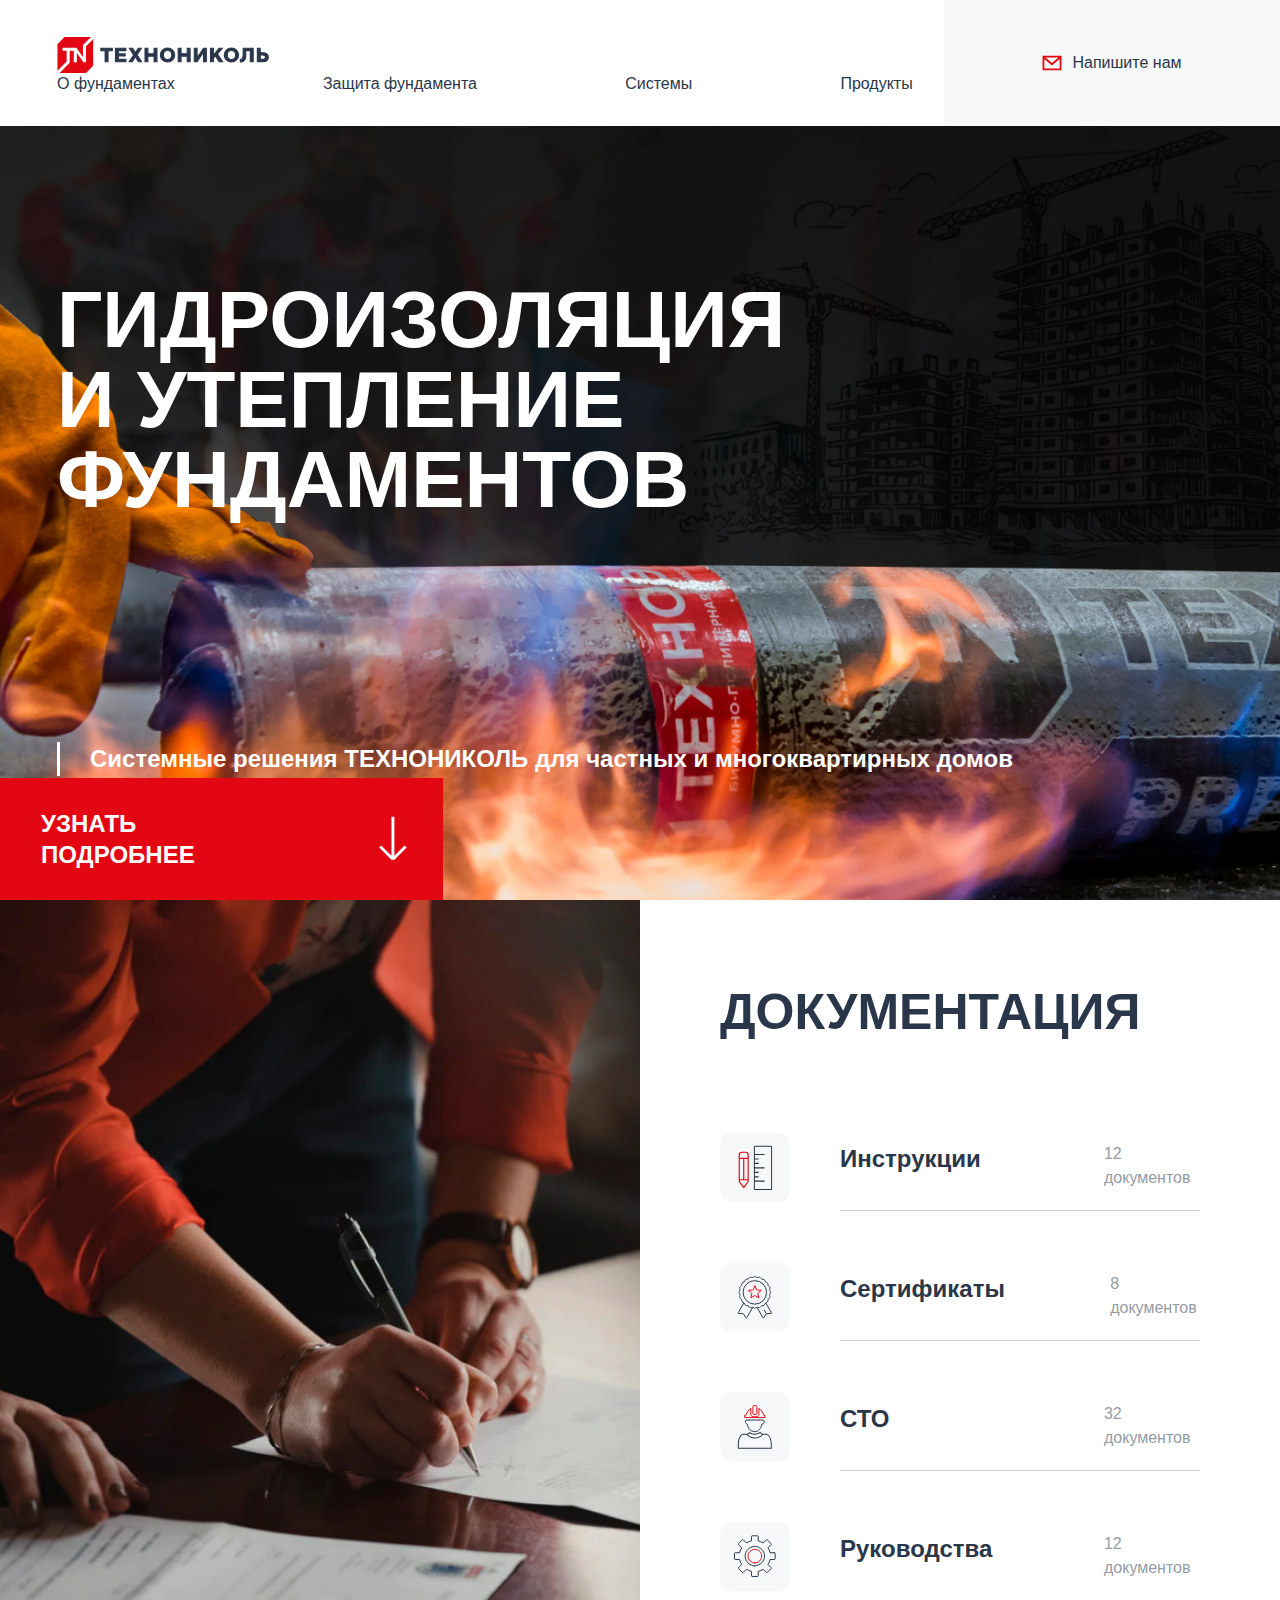
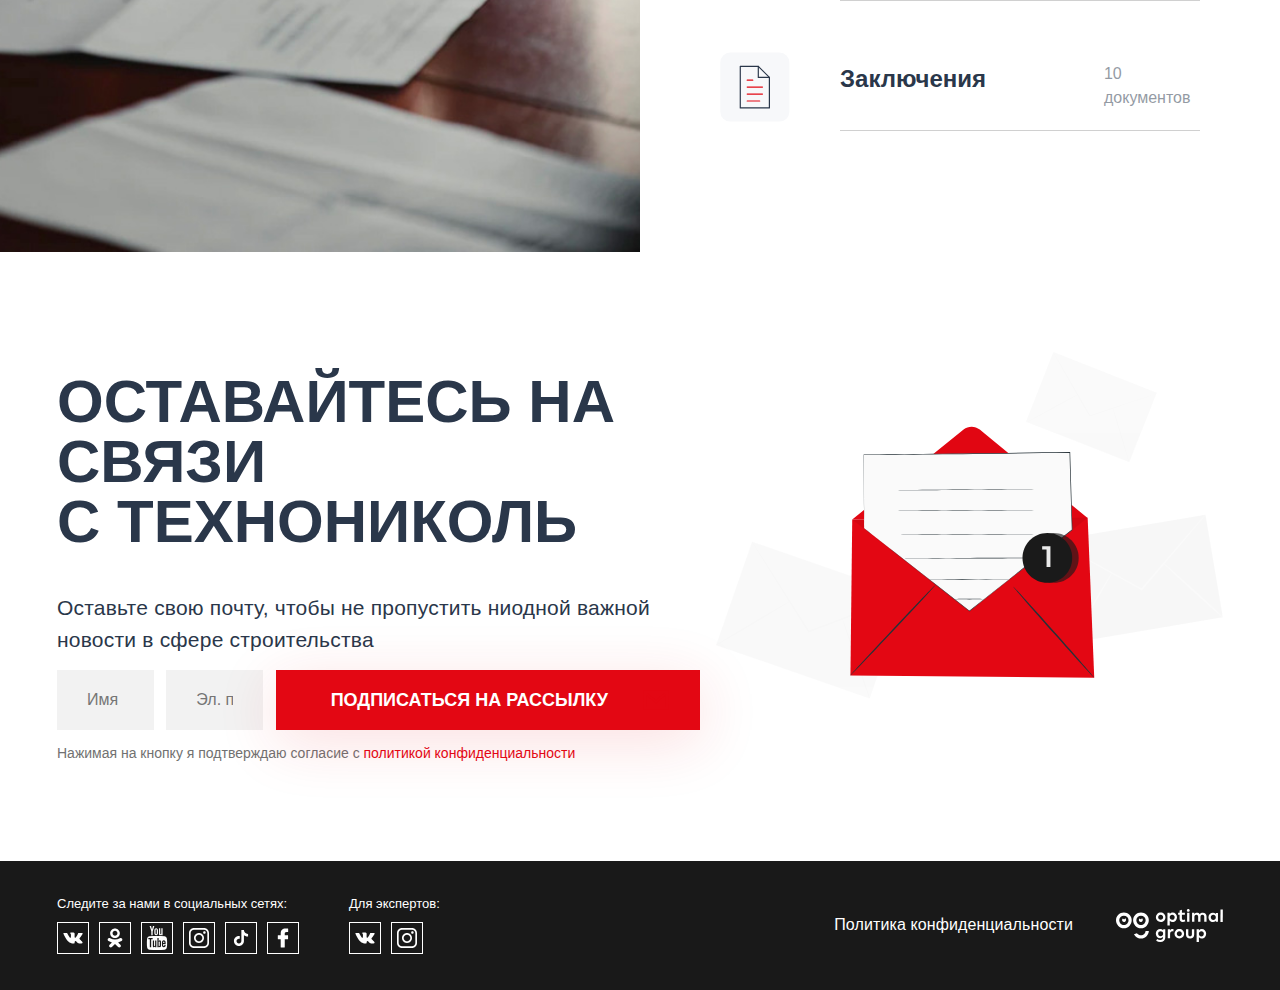
<file: index.html>
<!doctype html>
<html lang="ru">
<head>
    <meta charset="UTF-8">
    <meta name="viewport"
          content="width=device-width, user-scalable=no, initial-scale=1.0, maximum-scale=1.0, minimum-scale=1.0">
    <meta http-equiv="X-UA-Compatible" content="ie=edge">
    <title>Document</title>

    <link rel="stylesheet" href="css/main.css">
</head>
<body>

    <header class="header">
        <div class="container">
            <div class="row align-items-center">
                <div class="col-xxl-3">
                    <a href="/" class="header-logo">
                        <svg><use xlink:href="images/sprite.svg#logo"></use></svg>
                    </a>
                </div>
                <div class="col-xxl-6">
                    <nav class="header-nav">
                        <ul>
                            <li><a href="#">О фундаментах</a></li>
                            <li><a href="#">Защита фундамента</a></li>
                            <li><a href="#">Системы</a></li>
                            <li><a href="#">Продукты</a></li>
                            <li><a href="#">Полезные материалы</a></li>
                        </ul>
                    </nav>
                </div>
                <div class="col-xxl-3">
                    <div class="header-feedback">
                        <svg><use xlink:href="images/sprite.svg#feedback"></use></svg>
                        Напишите нам
                    </div>
                </div>
            </div>
        </div>
    </header> <!-- header -->

    <div class="intro">
        <div class="container">
            <div class="row">
                <div class="offset-xxl-1 col-xxl-6">
                    <div class="intro-title">
                        Гидроизоляция<br>
                        и утепление<br>
                        фундаментов
                    </div>
                </div>
                <div class="offset-xxl-1 col-xxl-4">
                    <div class="intro-dsc">
                        Системные решения ТЕХНОНИКОЛЬ
                        для частных и многоквартирных домов
                    </div>
                </div>
            </div>
            <a href="#" class="intro-more">
                узнать<br> Подробнее
                <svg><use xlink:href="images/sprite.svg#intro-arrow"></use></svg>
            </a>
        </div>
    </div> <!-- intro -->
    
    <div class="docs">
        <div class="docs-row">
            <div class="docs-picture">
                <img src="images/docs-bg.jpg" alt="">
            </div>
            <div class="docs-main">
                <div class="docs-title">
                    ДОКУМЕНТАЦИЯ
                </div>
                <div class="docs-enum">
                    <div class="docs-item">
                        <svg class="docs-item-icon">
                            <use xlink:href="images/sprite.svg#doc-1"></use>
                        </svg>
                        <div class="docs-item-info">
                            <div class="docs-item-text">
                                <div class="docs-item-name">
                                    Инструкции
                                </div>
                                <div class="docs-item-count">
                                    12 документов
                                </div>
                            </div>
                            <svg class="docs-item-arrow"><use xlink:href="images/sprite.svg#docs-arrow"></use></svg>
                        </div>
                    </div>
                    <div class="docs-item">
                        <svg class="docs-item-icon">
                            <use xlink:href="images/sprite.svg#doc-2"></use>
                        </svg>
                        <div class="docs-item-info">
                            <div class="docs-item-text">
                                <div class="docs-item-name">
                                    Сертификаты
                                </div>
                                <div class="docs-item-count">
                                    8 документов
                                </div>
                            </div>
                            <svg class="docs-item-arrow"><use xlink:href="images/sprite.svg#docs-arrow"></use></svg>
                        </div>
                    </div>
                    <div class="docs-item">
                        <svg class="docs-item-icon">
                            <use xlink:href="images/sprite.svg#doc-3"></use>
                        </svg>
                        <div class="docs-item-info">
                            <div class="docs-item-text">
                                <div class="docs-item-name">
                                    СТО
                                </div>
                                <div class="docs-item-count">
                                    32 документов
                                </div>
                            </div>
                            <svg class="docs-item-arrow"><use xlink:href="images/sprite.svg#docs-arrow"></use></svg>
                        </div>
                    </div>
                    <div class="docs-item">
                        <svg class="docs-item-icon">
                            <use xlink:href="images/sprite.svg#doc-4"></use>
                        </svg>
                        <div class="docs-item-info">
                            <div class="docs-item-text">
                                <div class="docs-item-name">
                                    Руководства
                                </div>
                                <div class="docs-item-count">
                                    12 документов
                                </div>
                            </div>
                            <svg class="docs-item-arrow"><use xlink:href="images/sprite.svg#docs-arrow"></use></svg>
                        </div>
                    </div>
                    <div class="docs-item">
                        <svg class="docs-item-icon">
                            <use xlink:href="images/sprite.svg#doc-5"></use>
                        </svg>
                        <div class="docs-item-info">
                            <div class="docs-item-text">
                                <div class="docs-item-name">
                                    Заключения
                                </div>
                                <div class="docs-item-count">
                                    10 документов
                                </div>
                            </div>
                            <svg class="docs-item-arrow"><use xlink:href="images/sprite.svg#docs-arrow"></use></svg>
                        </div>
                    </div>
                </div>
            </div>
        </div>
    </div> <!-- docs -->

    <div class="feedback">
        <div class="container">
            <div class="feedback-row">
                <div class="feedback-form">
                    <div class="feedback-title">
                        Оставайтесь на связи <br>с ТЕХНОНИКОЛЬ
                    </div>
                    <div class="feedback-dsc">
                        Оставьте свою почту, чтобы не пропустить ниодной важной новости в сфере строительства
                    </div>
                    <form action="#" class="feedback-action">
                        <div class="form-item">
                            <input type="text" name="name" placeholder="Имя">
                        </div>
                        <div class="form-item">
                            <input type="text" name="email" placeholder="Эл. почта">
                        </div>
                        <button class="feedback-button">
                            Подписаться на рассылку
                            <svg><use xlink:href="images/sprite.svg#feedback"></use></svg>
                        </button>
                    </form>
                    <div class="feedback-politics">
                        Нажимая на кнопку я подтверждаю согласие с <a href="#">политикой конфиденциальности</a>
                    </div>
                </div>
                <div class="feedback-picture">
                    <img src="images/feedback-image.svg" alt="">
                </div>
            </div>
        </div>
    </div> <!-- feedback -->

    <footer class="footer">
        <div class="container">
            <div class="footer-row">
                <div class="footer-social">
                    <div class="footer-social-box">
                        <div class="footer-social-title">
                            Следите за нами в социальных сетях:
                        </div>
                        <ul class="footer-social-enum">
                            <li>
                                <a href="#" target="_blank" rel="nofollow">
                                    <svg><use xlink:href="images/sprite.svg#social-vk"></use></svg>
                                </a>
                            </li>
                            <li>
                                <a href="#" target="_blank" rel="nofollow">
                                    <svg><use xlink:href="images/sprite.svg#social-ok"></use></svg>
                                </a>
                            </li>
                            <li>
                                <a href="#" target="_blank" rel="nofollow">
                                    <svg><use xlink:href="images/sprite.svg#social-yb"></use></svg>
                                </a>
                            </li>
                            <li>
                                <a href="#" target="_blank" rel="nofollow">
                                    <svg><use xlink:href="images/sprite.svg#social-im"></use></svg>
                                </a>
                            </li>
                            <li>
                                <a href="#" target="_blank" rel="nofollow">
                                    <svg><use xlink:href="images/sprite.svg#social-tt"></use></svg>
                                </a>
                            </li>
                            <li>
                                <a href="#" target="_blank" rel="nofollow">
                                    <svg><use xlink:href="images/sprite.svg#social-fb"></use></svg>
                                </a>
                            </li>
                        </ul>
                    </div>
                    <div class="footer-social-box">
                        <div class="footer-social-title">
                            Для экспертов:
                        </div>
                        <ul class="footer-social-enum">
                            <li>
                                <a href="#" target="_blank" rel="nofollow">
                                    <svg><use xlink:href="images/sprite.svg#social-vk"></use></svg>
                                </a>
                            </li>
                            <li>
                                <a href="#" target="_blank" rel="nofollow">
                                    <svg><use xlink:href="images/sprite.svg#social-im"></use></svg>
                                </a>
                            </li>
                        </ul>
                    </div>
                </div>

                <div class="footer-info">
                    <a href="#" class="footer-link">Политика конфиденциальности</a>
                    <a href="#" class="footer-optimal">
                        <svg><use xlink:href="images/sprite.svg#optimal-logo"></use></svg>
                    </a>
                </div>
            </div>
        </div>
    </footer>

</body>
</html>
</file>
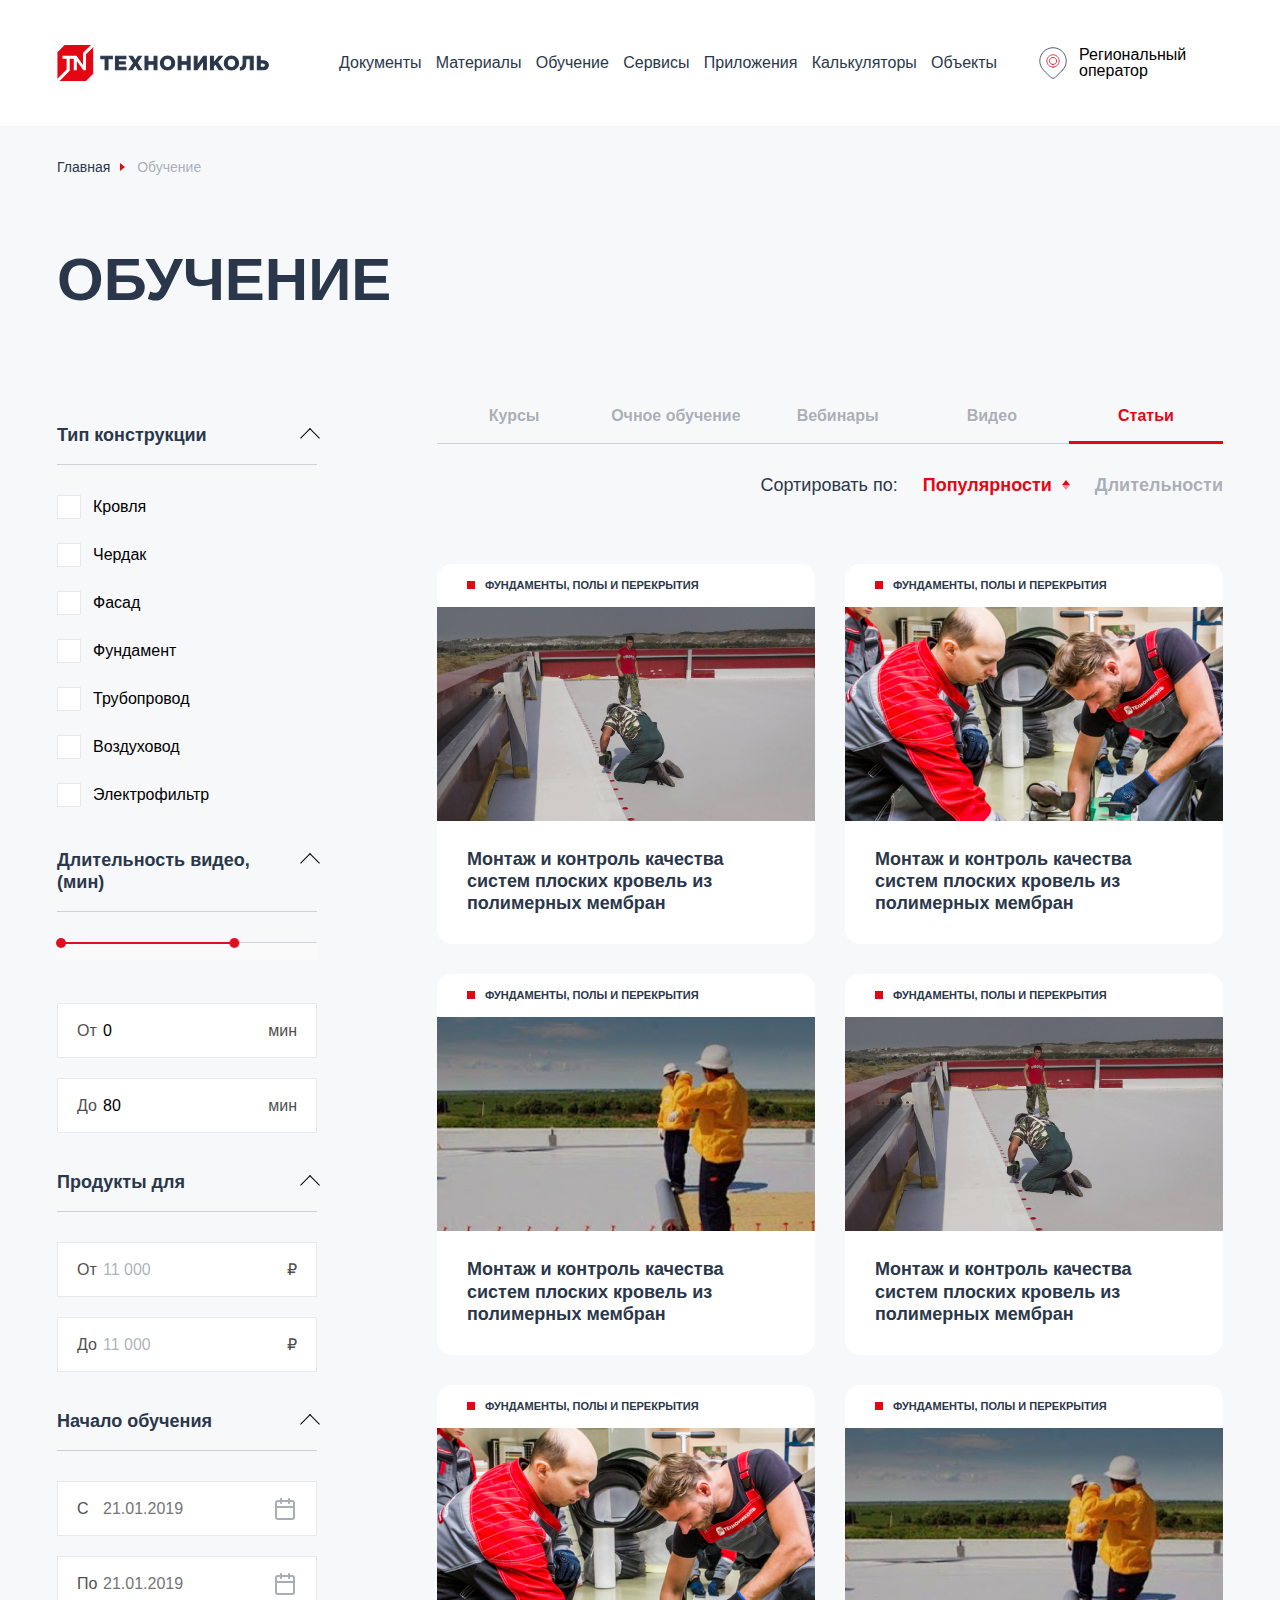
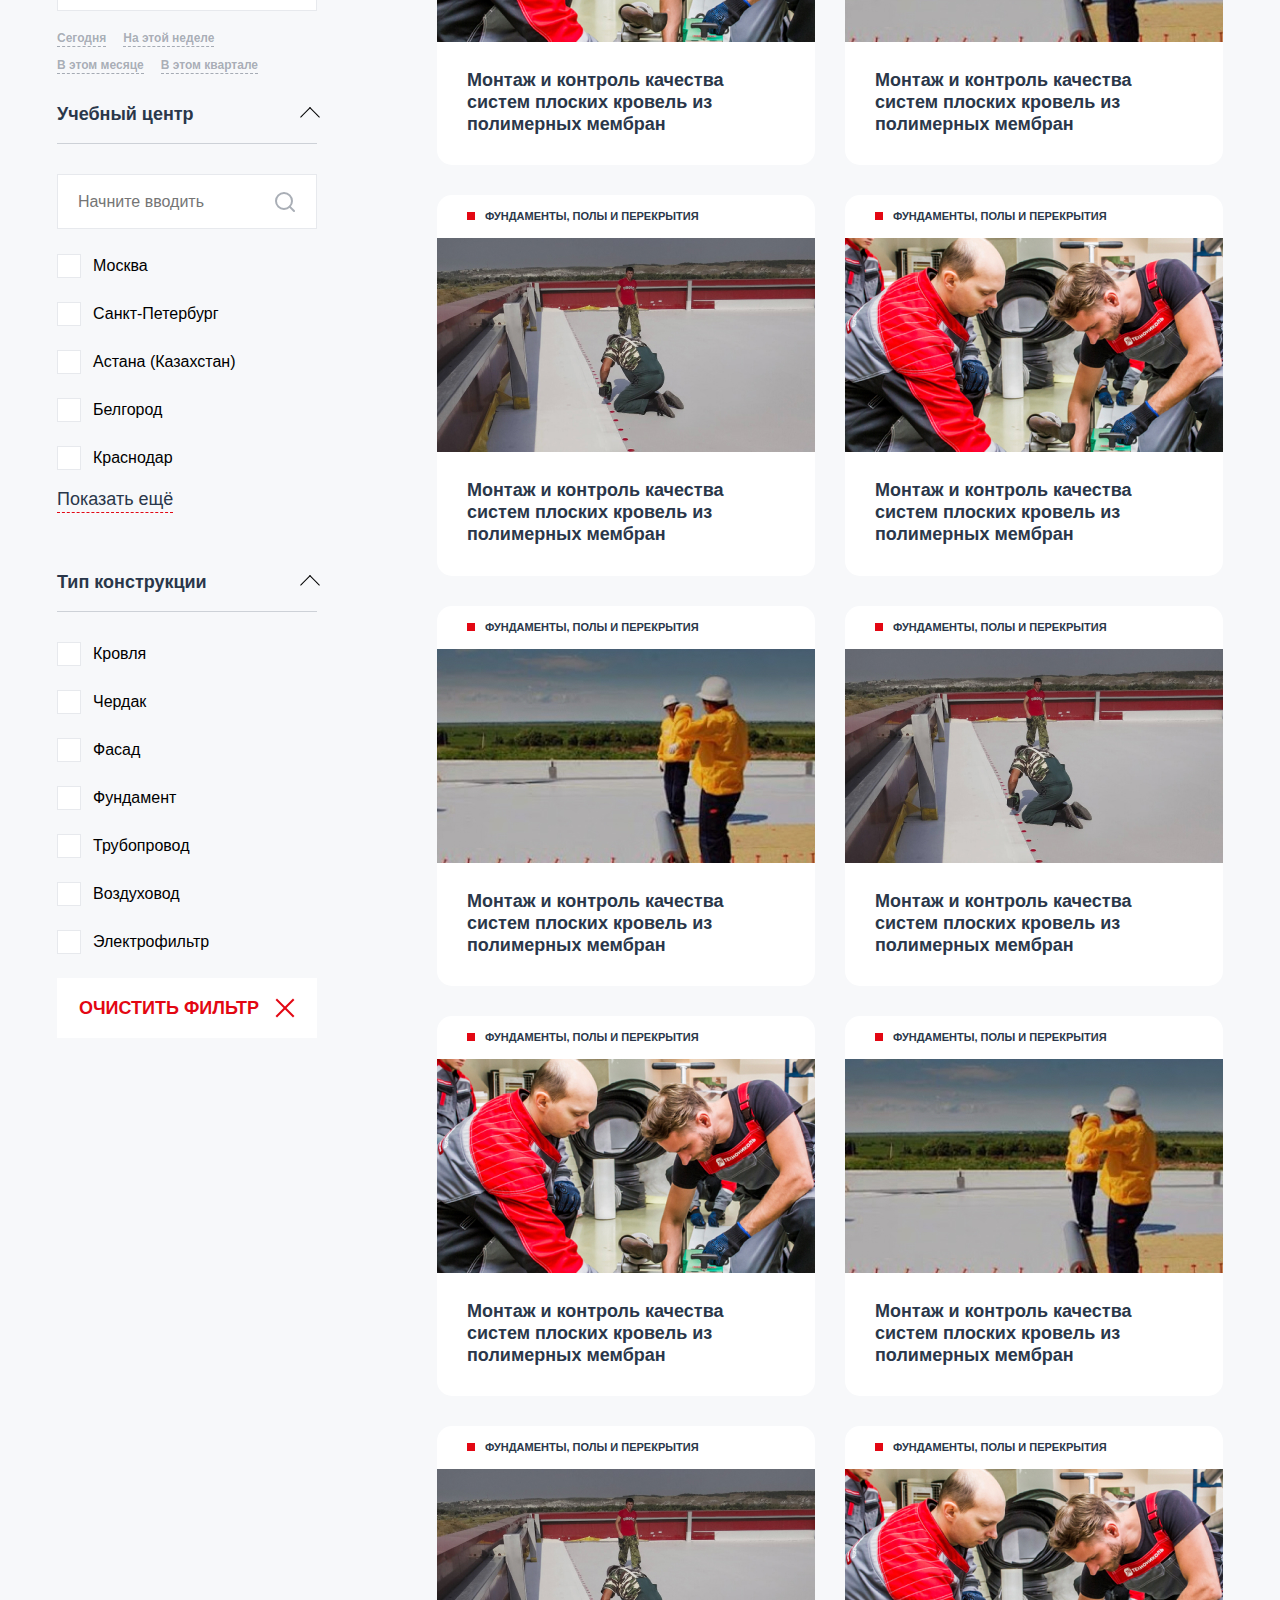
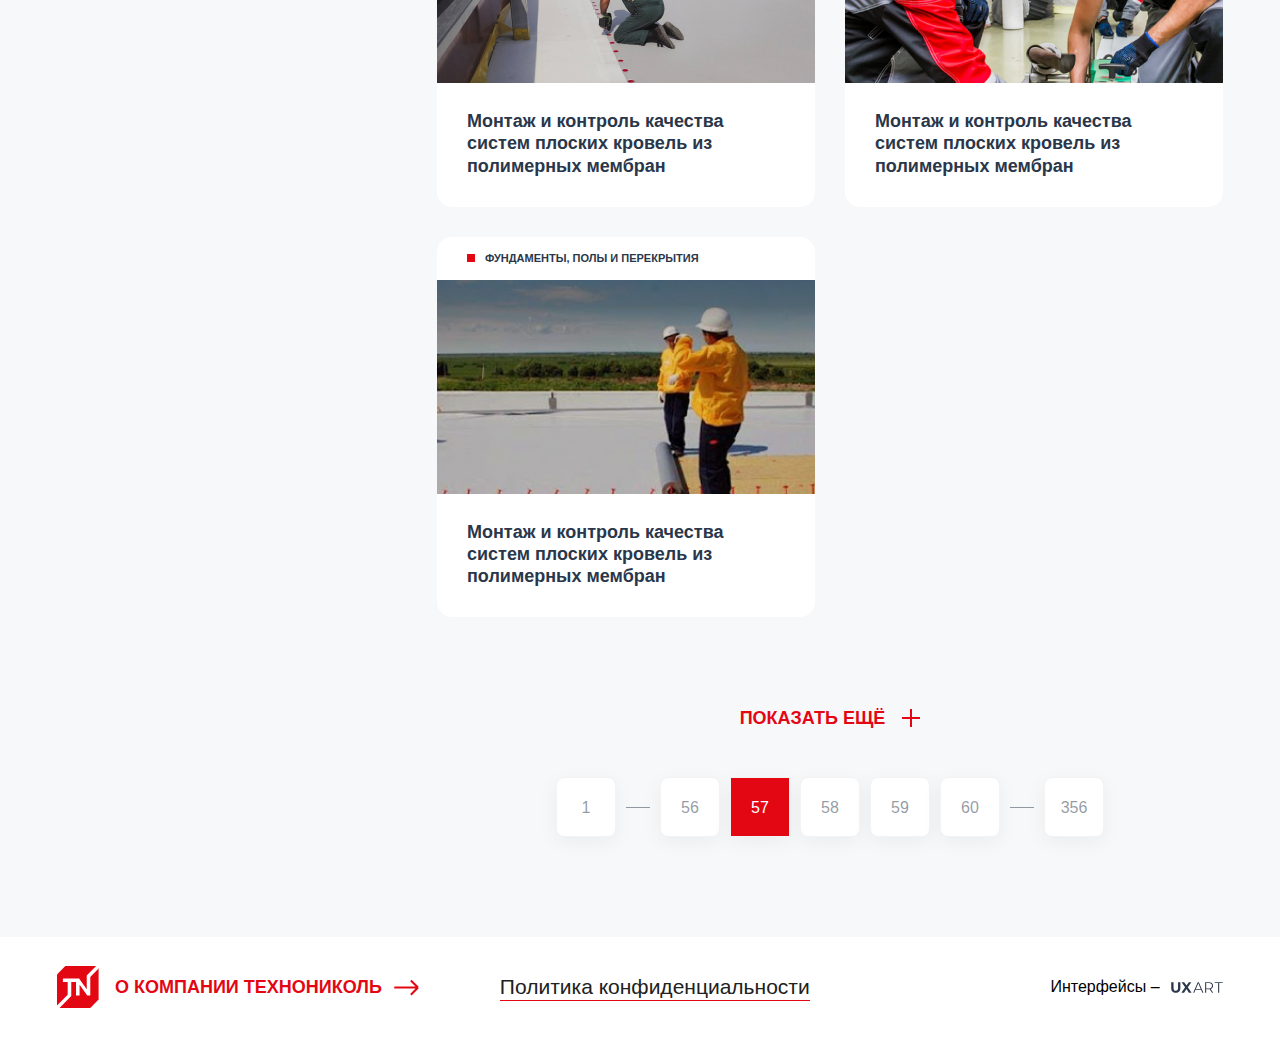
<file: article.html>
<!doctype html>
<html lang="ru">
<head>
    <meta charset="UTF-8">
    <meta name="viewport"
          content="width=device-width, user-scalable=no, initial-scale=1.0, maximum-scale=1.0, minimum-scale=1.0">
    <meta http-equiv="X-UA-Compatible" content="ie=edge">

    <title>Document</title>

    <link rel="stylesheet" href="js/datepicker/css/datepicker.min.css">
    <link rel="stylesheet" href="js/slider/nouislider.min.css">
    <link rel="stylesheet" href="js/carousel/assets/owl.carousel.css">
    <link rel="stylesheet" href="js/fb/jquery.fancybox.min.css">
    <link rel="stylesheet" href="css/main.css">
    <link rel="stylesheet" href="css/page.css">
    <link rel="stylesheet" href="css/pagenation.css">

    <script src="js/jquery-1.9.1.min.js"></script>
    <script src="js/datepicker/js/datepicker.js"></script>
    <script src="js/slider/nouislider.min.js"></script>
    <script src="js/carousel/owl.carousel.min.js"></script>
    <script src="js/fb/jquery.fancybox.min.js"></script>
    <script src="js/svgxuse.min.js"></script>
    <script src="js/filter.js"></script>
    <script src="js/main.js"></script>

</head>
<body>

<header class="header">
    <div class="container">
        <div class="header-row">
            <div class="header-box">
                <a href="/" class="header-logo">
                    <svg><use xlink:href="images/sprite.svg#logo"></use></svg>
                </a>
                <div class="header-nav-container">
                    <nav class="header-nav">
                        <ul>
                            <li><a href="#">Документы</a></li>
                            <li><a href="#">Материалы</a></li>
                            <li><a href="#">Обучение</a></li>
                            <li><a href="#">Сервисы</a></li>
                            <li><a href="#">Приложения</a></li>
                            <li><a href="#">Калькуляторы</a></li>
                            <li><a href="#">Объекты</a></li>
                        </ul>
                    </nav>

                    <div class="header-role-mobile">
                        <div class="header-role js-role">
                            <svg><use xlink:href="images/sprite.svg#map"></use></svg>
                            <span>Региональный оператор</span>
                        </div>
                    </div>

                </div>
            </div>
            <div class="header-buttons">
                <div class="header-role js-role">
                    <svg><use xlink:href="images/sprite.svg#map"></use></svg>
                    <span>Региональный оператор</span>
                </div>
                <button type="button" class="header-menu_open">
                    <span></span>
                </button>
            </div>
        </div>
    </div>
</header> <!-- header -->

    <div class="breadcrumb">
        <div class="container">
            <ul>
                <li><a href="#">Главная</a></li>
                <li>Обучение</li>
            </ul>
        </div>
    </div> <!-- breadcrumb -->

    <div class="catalog">
        <div class="container">
            <h1 class="catalog-title">
                Обучение
            </h1>

            <div class="catalog-wrapper">

                <div class="catalog-enum">

                    <div class="catalog-menu">
                        <div class="catalog-menu-enum">
                            <ul>
                                <li><a href="#">Курсы</a></li>
                                <li><a href="#">Очное обучение</a></li>
                                <li><a href="#">Вебинары</a></li>
                                <li><a href="#">Видео</a></li>
                                <li class="active"><a href="#">Статьи</a></li>
                            </ul>
                        </div>

                        <div class="catalog-sort">
                            Сортировать по:
                            <div class="catalog-sort-buttons">
                                <span class="active" data-sort="sort">Популярности</span>
                                <span data-sort="time">Длительности</span>
                            </div>
                        </div>
                    </div>

                    <div class="row">
                        <div class="col-md-6 col-xxl-4">
                            <a href="#" class="traning-item">
                                <div class="traning-section">
                                    Фундаменты, полы и перекрытия
                                </div>
                                <picture>
                                    <img src="images/img-8.jpg" alt="">
                                </picture>
                                <div class="traning-content">
                                    <div class="traning-title">
                                        Монтаж и контроль качества систем плоских кровель из полимерных мембран
                                    </div>
                                </div>
                            </a>
                        </div>
                        <div class="col-md-6 col-xxl-4">
                            <a href="#" class="traning-item">
                                <div class="traning-section">
                                    Фундаменты, полы и перекрытия
                                </div>
                                <picture>
                                    <img src="images/img-9.jpg" alt="">
                                </picture>
                                <div class="traning-content">
                                    <div class="traning-title">
                                        Монтаж и контроль качества систем плоских кровель из полимерных мембран
                                    </div>
                                </div>
                            </a>
                        </div>
                        <div class="col-md-6 col-xxl-4">
                            <a href="#" class="traning-item">
                                <div class="traning-section">
                                    Фундаменты, полы и перекрытия
                                </div>
                                <picture>
                                    <img src="images/img-10.jpg" alt="">
                                </picture>
                                <div class="traning-content">
                                    <div class="traning-title">
                                        Монтаж и контроль качества систем плоских кровель из полимерных мембран
                                    </div>
                                </div>
                            </a>
                        </div>
                        <div class="col-md-6 col-xxl-4">
                            <a href="#" class="traning-item">
                                <div class="traning-section">
                                    Фундаменты, полы и перекрытия
                                </div>
                                <picture>
                                    <img src="images/img-8.jpg" alt="">
                                </picture>
                                <div class="traning-content">
                                    <div class="traning-title">
                                        Монтаж и контроль качества систем плоских кровель из полимерных мембран
                                    </div>
                                </div>
                            </a>
                        </div>
                        <div class="col-md-6 col-xxl-4">
                            <a href="#" class="traning-item">
                                <div class="traning-section">
                                    Фундаменты, полы и перекрытия
                                </div>
                                <picture>
                                    <img src="images/img-9.jpg" alt="">
                                </picture>
                                <div class="traning-content">
                                    <div class="traning-title">
                                        Монтаж и контроль качества систем плоских кровель из полимерных мембран
                                    </div>
                                </div>
                            </a>
                        </div>
                        <div class="col-md-6 col-xxl-4">
                            <a href="#" class="traning-item">
                                <div class="traning-section">
                                    Фундаменты, полы и перекрытия
                                </div>
                                <picture>
                                    <img src="images/img-10.jpg" alt="">
                                </picture>
                                <div class="traning-content">
                                    <div class="traning-title">
                                        Монтаж и контроль качества систем плоских кровель из полимерных мембран
                                    </div>
                                </div>
                            </a>
                        </div>
                        <div class="col-md-6 col-xxl-4">
                            <a href="#" class="traning-item">
                                <div class="traning-section">
                                    Фундаменты, полы и перекрытия
                                </div>
                                <picture>
                                    <img src="images/img-8.jpg" alt="">
                                </picture>
                                <div class="traning-content">
                                    <div class="traning-title">
                                        Монтаж и контроль качества систем плоских кровель из полимерных мембран
                                    </div>
                                </div>
                            </a>
                        </div>
                        <div class="col-md-6 col-xxl-4">
                            <a href="#" class="traning-item">
                                <div class="traning-section">
                                    Фундаменты, полы и перекрытия
                                </div>
                                <picture>
                                    <img src="images/img-9.jpg" alt="">
                                </picture>
                                <div class="traning-content">
                                    <div class="traning-title">
                                        Монтаж и контроль качества систем плоских кровель из полимерных мембран
                                    </div>
                                </div>
                            </a>
                        </div>
                        <div class="col-md-6 col-xxl-4">
                            <a href="#" class="traning-item">
                                <div class="traning-section">
                                    Фундаменты, полы и перекрытия
                                </div>
                                <picture>
                                    <img src="images/img-10.jpg" alt="">
                                </picture>
                                <div class="traning-content">
                                    <div class="traning-title">
                                        Монтаж и контроль качества систем плоских кровель из полимерных мембран
                                    </div>
                                </div>
                            </a>
                        </div>
                        <div class="col-md-6 col-xxl-4">
                            <a href="#" class="traning-item">
                                <div class="traning-section">
                                    Фундаменты, полы и перекрытия
                                </div>
                                <picture>
                                    <img src="images/img-8.jpg" alt="">
                                </picture>
                                <div class="traning-content">
                                    <div class="traning-title">
                                        Монтаж и контроль качества систем плоских кровель из полимерных мембран
                                    </div>
                                </div>
                            </a>
                        </div>
                        <div class="col-md-6 col-xxl-4">
                            <a href="#" class="traning-item">
                                <div class="traning-section">
                                    Фундаменты, полы и перекрытия
                                </div>
                                <picture>
                                    <img src="images/img-9.jpg" alt="">
                                </picture>
                                <div class="traning-content">
                                    <div class="traning-title">
                                        Монтаж и контроль качества систем плоских кровель из полимерных мембран
                                    </div>
                                </div>
                            </a>
                        </div>
                        <div class="col-md-6 col-xxl-4">
                            <a href="#" class="traning-item">
                                <div class="traning-section">
                                    Фундаменты, полы и перекрытия
                                </div>
                                <picture>
                                    <img src="images/img-10.jpg" alt="">
                                </picture>
                                <div class="traning-content">
                                    <div class="traning-title">
                                        Монтаж и контроль качества систем плоских кровель из полимерных мембран
                                    </div>
                                </div>
                            </a>
                        </div>
                        <div class="col-md-6 col-xxl-4">
                            <a href="#" class="traning-item">
                                <div class="traning-section">
                                    Фундаменты, полы и перекрытия
                                </div>
                                <picture>
                                    <img src="images/img-8.jpg" alt="">
                                </picture>
                                <div class="traning-content">
                                    <div class="traning-title">
                                        Монтаж и контроль качества систем плоских кровель из полимерных мембран
                                    </div>
                                </div>
                            </a>
                        </div>
                        <div class="col-md-6 col-xxl-4">
                            <a href="#" class="traning-item">
                                <div class="traning-section">
                                    Фундаменты, полы и перекрытия
                                </div>
                                <picture>
                                    <img src="images/img-9.jpg" alt="">
                                </picture>
                                <div class="traning-content">
                                    <div class="traning-title">
                                        Монтаж и контроль качества систем плоских кровель из полимерных мембран
                                    </div>
                                </div>
                            </a>
                        </div>
                        <div class="col-md-6 col-xxl-4">
                            <a href="#" class="traning-item">
                                <div class="traning-section">
                                    Фундаменты, полы и перекрытия
                                </div>
                                <picture>
                                    <img src="images/img-10.jpg" alt="">
                                </picture>
                                <div class="traning-content">
                                    <div class="traning-title">
                                        Монтаж и контроль качества систем плоских кровель из полимерных мембран
                                    </div>
                                </div>
                            </a>
                        </div>

                        <div class="col-12">
                            <div class="pagenation">
                                <div class="pagenation-more">
                                    <a href="#" class="js-show-more">показать ещё</a>
                                </div>
                                <ul>
                                    <li class="pagenation-first"><a href="#">1</a></li>
                                    <li><a href="#">56</a></li>
                                    <li class="current"><a href="#">57</a></li>
                                    <li><a href="#">58</a></li>
                                    <li><a href="#">59</a></li>
                                    <li><a href="#">60</a></li>
                                    <li class="pagenation-last"><a href="#">356</a></li>
                                </ul>
                            </div>
                        </div>
                    </div>

                </div>

                <form class="catalog-filter">
                
                    <button type="button" class="catalog-filter-open js-open-filter">
                        Открыть фильтр
                    </button>
                
                    <div class="catalog-filter-wrapper">
                        <div class="catalog-filter-box">
                            <div class="catalog-filter-title active">
                                Тип конструкции
                            </div>
                            <div class="catalog-filter-items">
                                <div class="checkbox">
                                    <label>
                                        <input type="checkbox" name="name1">
                                        <span>Кровля</span>
                                    </label>
                                </div>
                                <div class="checkbox">
                                    <label>
                                        <input type="checkbox" name="name1">
                                        <span>Чердак</span>
                                    </label>
                                </div>
                                <div class="checkbox">
                                    <label>
                                        <input type="checkbox" name="name1">
                                        <span>Фасад</span>
                                    </label>
                                </div>
                                <div class="checkbox">
                                    <label>
                                        <input type="checkbox" name="name1">
                                        <span>Фундамент</span>
                                    </label>
                                </div>
                                <div class="checkbox">
                                    <label>
                                        <input type="checkbox" name="name1">
                                        <span>Трубопровод</span>
                                    </label>
                                </div>
                                <div class="checkbox">
                                    <label>
                                        <input type="checkbox" name="name1">
                                        <span>Воздуховод</span>
                                    </label>
                                </div>
                                <div class="checkbox">
                                    <label>
                                        <input type="checkbox" name="name1">
                                        <span>Электрофильтр</span>
                                    </label>
                                </div>
                            </div>
                        </div>
                
                        <div class="catalog-filter-box">
                            <div class="catalog-filter-title active">
                                Длительность видео, (мин)
                            </div>
                            <div class="catalog-filter-items">
                
                                <div class="catalog-filter-slider slider" id="timeslider" data-slide="true"></div>
                
                                <div class="date-input input">
                                    <div class="input-before">
                                        От
                                    </div>
                                    <input type="text" name="start" value="" placeholder="5" id="timestart">
                                    <div class="input-after">
                                        мин
                                    </div>
                                </div>
                                <div class="date-input input">
                                    <div class="input-before">
                                        До
                                    </div>
                                    <input type="text" name="start" value="" placeholder="10" id="timeend">
                                    <div class="input-after">
                                        мин
                                    </div>
                                </div>
                            </div>
                        </div>
                
                        <div class="catalog-filter-box">
                            <div class="catalog-filter-title active">
                                Продукты для
                            </div>
                            <div class="catalog-filter-items">
                                <div class="price-input input">
                                    <div class="price-input-before">
                                        От
                                    </div>
                                    <input type="text" name="start" value="" placeholder="11 000">
                                    <div class="price-input-after">
                                        ₽
                                    </div>
                                </div>
                                <div class="price-input input">
                                    <div class="price-input-before">
                                        До
                                    </div>
                                    <input type="text" name="end" value="" placeholder="11 000">
                                    <div class="price-input-after">
                                        ₽
                                    </div>
                                </div>
                            </div>
                        </div>
                
                        <div class="catalog-filter-box">
                            <div class="catalog-filter-title active">
                                Начало обучения
                            </div>
                            <div class="catalog-filter-items">
                                <div class="date-input input">
                                    <div class="input-before">
                                        С
                                    </div>
                                    <input type="text" name="start" class="js-start" value="" placeholder="21.01.2019">
                                    <svg class="input-icon" width="24"><use xlink:href="images/sprite.svg#calendar"></use></svg>
                                </div>
                                <div class="date-input input">
                                    <div class="input-before">
                                        По
                                    </div>
                                    <input type="text" name="end" class="js-end" value="" placeholder="21.01.2019">
                                    <svg class="input-icon" width="24"><use xlink:href="images/sprite.svg#calendar"></use></svg>
                                </div>
                                <div class="date-ready-enum">
                                    <button class="date-ready" type="button" data-start="05.05.2021" data-end="05.05.2021">Сегодня</button>
                                    <button class="date-ready" type="button" data-start="05.05.2021" data-end="10.05.2021">На этой неделе</button>
                                    <button class="date-ready" type="button" data-start="05.05.2021" data-end="31.05.2021">В этом месяце</button>
                                    <button class="date-ready" type="button" data-start="05.05.2021" data-end="31.07.2021">В этом квартале</button>
                                </div>
                            </div>
                        </div>
                
                
                
                        <div class="catalog-filter-box">
                            <div class="catalog-filter-title active">
                                Учебный центр
                            </div>
                            <div class="catalog-filter-items">
                
                                <div class="search-input input">
                                    <input type="text" name="search" value="" placeholder="Начните вводить">
                                    <svg class="input-icon" width="24"><use xlink:href="images/sprite.svg#search"></use></svg>
                                </div>
                
                                <div class="catalog-filter-swiper">
                                    <div class="checkbox">
                                        <label>
                                            <input type="checkbox" name="name1">
                                            <span>Москва</span>
                                        </label>
                                    </div>
                                    <div class="checkbox">
                                        <label>
                                            <input type="checkbox" name="name1">
                                            <span>Санкт-Петербург</span>
                                        </label>
                                    </div>
                                    <div class="checkbox">
                                        <label>
                                            <input type="checkbox" name="name1">
                                            <span>Астана (Казахстан)</span>
                                        </label>
                                    </div>
                                    <div class="checkbox">
                                        <label>
                                            <input type="checkbox" name="name1">
                                            <span>Белгород</span>
                                        </label>
                                    </div>
                                    <div class="checkbox">
                                        <label>
                                            <input type="checkbox" name="name1">
                                            <span>Краснодар</span>
                                        </label>
                                    </div>
                                    <div class="checkbox">
                                        <label>
                                            <input type="checkbox" name="name1">
                                            <span>Пятигорск</span>
                                        </label>
                                    </div>
                                    <div class="checkbox">
                                        <label>
                                            <input type="checkbox" name="name1">
                                            <span>Екатеринбург</span>
                                        </label>
                                    </div>
                                    <div class="checkbox">
                                        <label>
                                            <input type="checkbox" name="name1">
                                            <span>Ростов-на-Дону</span>
                                        </label>
                                    </div>
                                </div>
                
                                <button type="button" class="catalog-filter-more js-filter-more">Показать ещё</button>
                
                            </div>
                        </div>
                
                
                        <div class="catalog-filter-box">
                            <div class="catalog-filter-title active">
                                Тип конструкции
                            </div>
                            <div class="catalog-filter-items">
                                <div class="checkbox">
                                    <label>
                                        <input type="checkbox" name="name1">
                                        <span>Кровля</span>
                                    </label>
                                </div>
                                <div class="checkbox">
                                    <label>
                                        <input type="checkbox" name="name1">
                                        <span>Чердак</span>
                                    </label>
                                </div>
                                <div class="checkbox">
                                    <label>
                                        <input type="checkbox" name="name1">
                                        <span>Фасад</span>
                                    </label>
                                </div>
                                <div class="checkbox">
                                    <label>
                                        <input type="checkbox" name="name1">
                                        <span>Фундамент</span>
                                    </label>
                                </div>
                                <div class="checkbox">
                                    <label>
                                        <input type="checkbox" name="name1">
                                        <span>Трубопровод</span>
                                    </label>
                                </div>
                                <div class="checkbox">
                                    <label>
                                        <input type="checkbox" name="name1">
                                        <span>Воздуховод</span>
                                    </label>
                                </div>
                                <div class="checkbox">
                                    <label>
                                        <input type="checkbox" name="name1">
                                        <span>Электрофильтр</span>
                                    </label>
                                </div>
                            </div>
                        </div>
                
                        <div class="catalog-filter-buttons">
                            <button type="button" class="catalog-filter-clear js-filter-clear">
                                Очистить фильтр
                                <svg><use xlink:href="images/sprite.svg#clear"></use></svg>
                            </button>
                        </div>
                
                    </div>
                
                </form>

            </div>
        </div>
    </div> <!-- catalog -->



<footer class="page-footer">
    <div class="container">
        <div class="page-footer-row">
            <div class="page-footer-row">
                <div class="page-footer-about">
                    <svg class="page-footer-logo"><use xlink:href="images/sprite.svg#logo-small"></use></svg>
                    О компании технониколь
                    <svg class="page-footer-arrow"><use xlink:href="images/sprite.svg#red-arrow"></use></svg>
                </div>
                <a href="#" class="page-footer-link">
                    Политика конфиденциальности
                </a>
            </div>
            <a href="#" class="page-footer-uxart">
                Интерфейсы – <svg><use xlink:href="images/sprite.svg#uxart"></use></svg>
            </a>
        </div>
    </div>
</footer>

<div class="loading"></div>

<div class="modal modal-role js-modal-role">
    <div class="modal-title">
        Ваша роль на сайте
    </div>
    <div class="modal-dsc">
        Сайт будет подстраиваться в зависимости от вашей роли. Измениь выбор можно в любой момент. Выбор роли находится в верхней части страницы.
    </div>
    <div class="modal-role-enum">
        <button class="modal-role-item" type="button" data-text="Региональный оператор">
            <svg><use xlink:href="images/roles.svg#icon1"></use></svg>
            Региональный оператор услуг ЖКХ
        </button>
        <button class="modal-role-item" type="button" data-text="Проектная организация">
            <svg><use xlink:href="images/roles.svg#icon2"></use></svg>
            Проектная организация
        </button>
        <button class="modal-role-item" type="button" data-text="Подрядная организация">
            <svg><use xlink:href="images/roles.svg#icon3"></use></svg>
            Подрядная организация
        </button>
        <button class="modal-role-item" type="button" data-text="Жильцы">
            <svg><use xlink:href="images/roles.svg#icon4"></use></svg>
            Жильцы
        </button>
        <button class="modal-role-item" type="button" data-text="Управляющая компания">
            <svg><use xlink:href="images/roles.svg#icon5"></use></svg>
            Управляющая компания
        </button>
        <button class="modal-role-item" type="button" data-text="Другое">
            <svg><use xlink:href="images/roles.svg#icon6"></use></svg>
            Другое
        </button>
    </div>
</div>

</body>
</html>
</file>
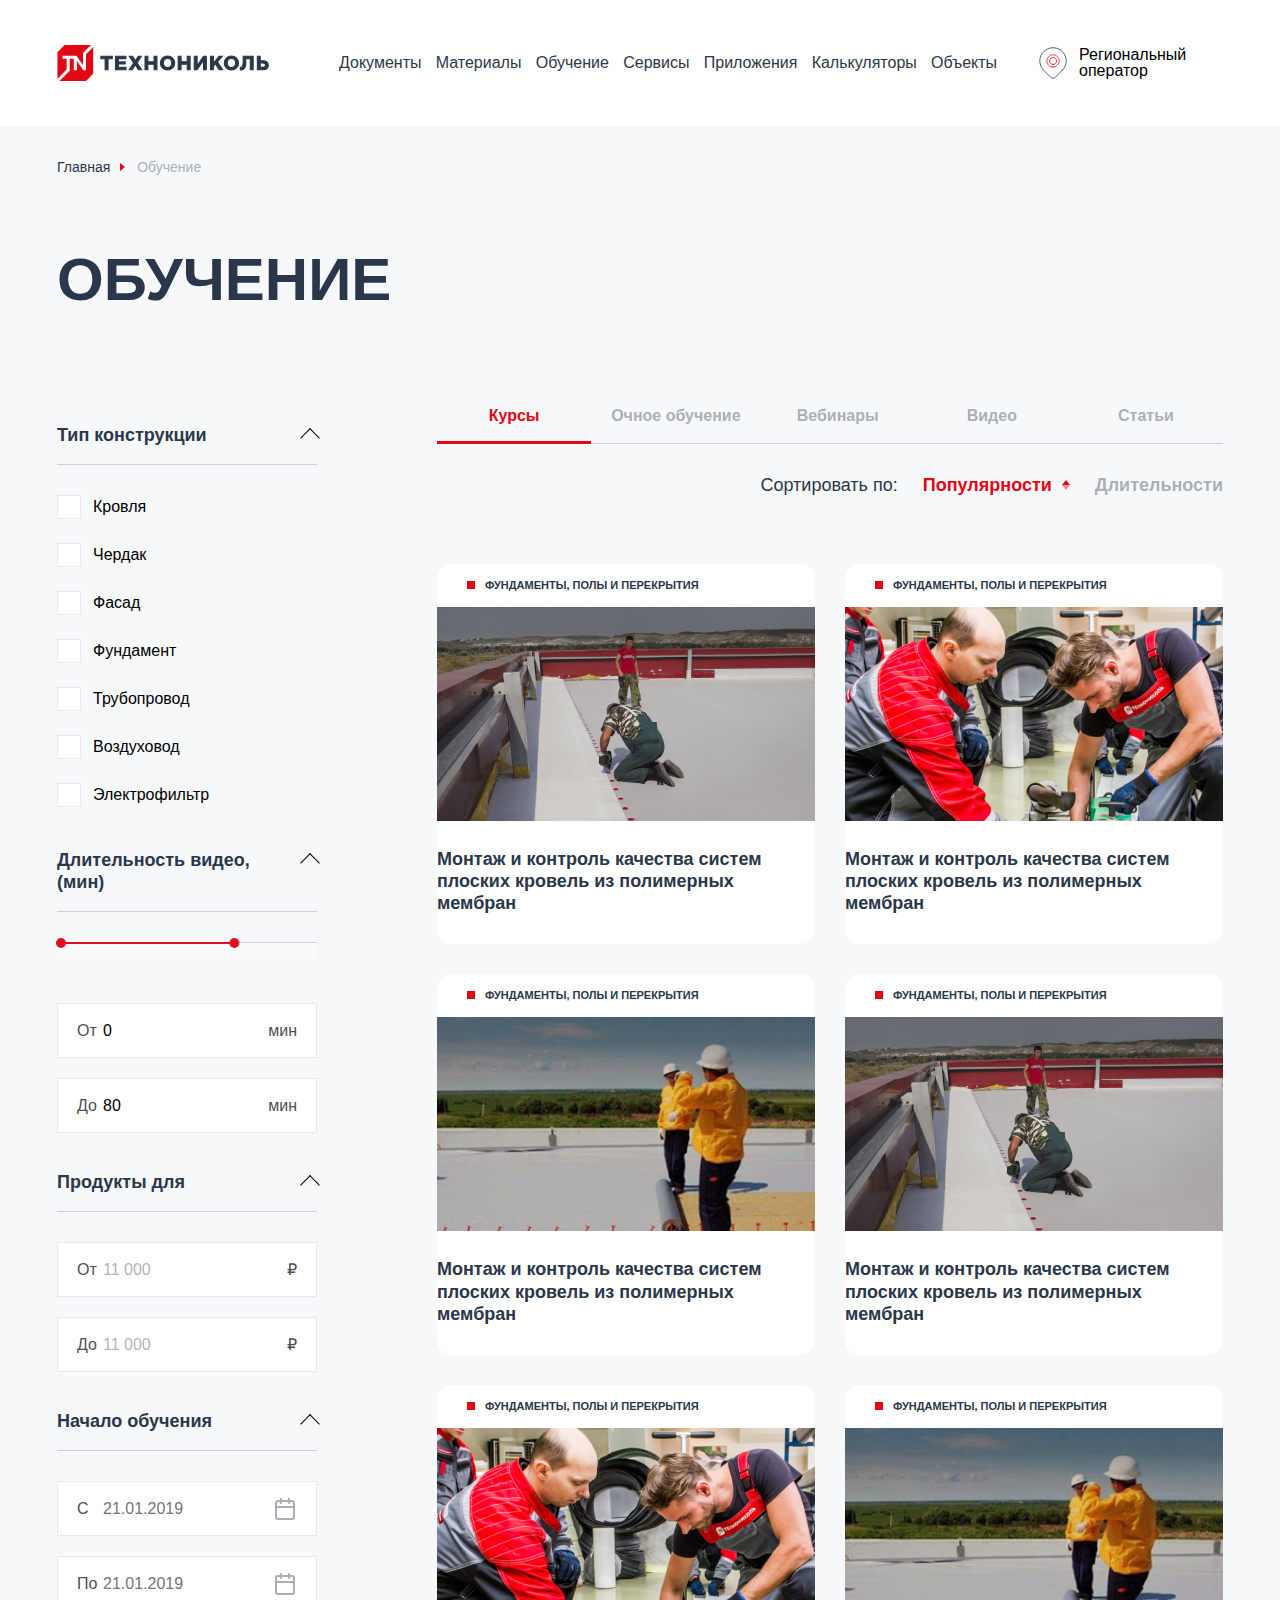
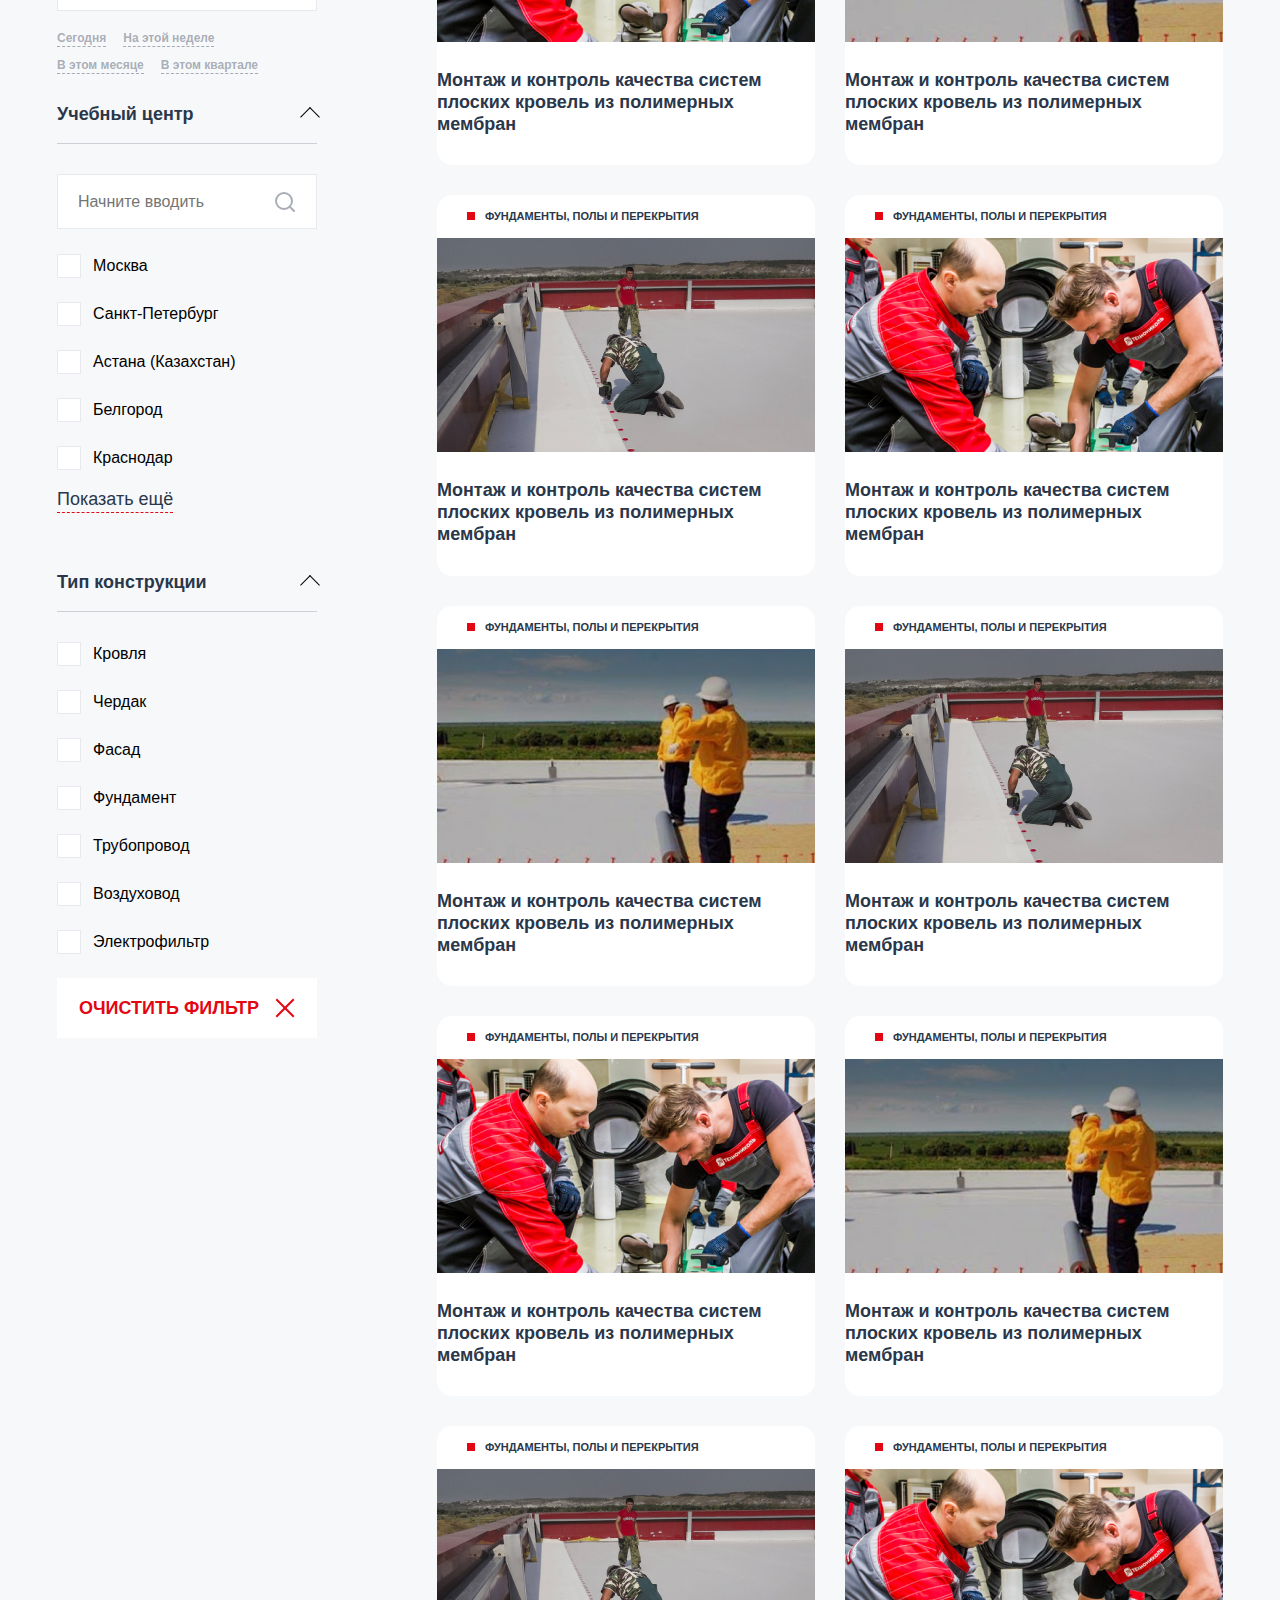
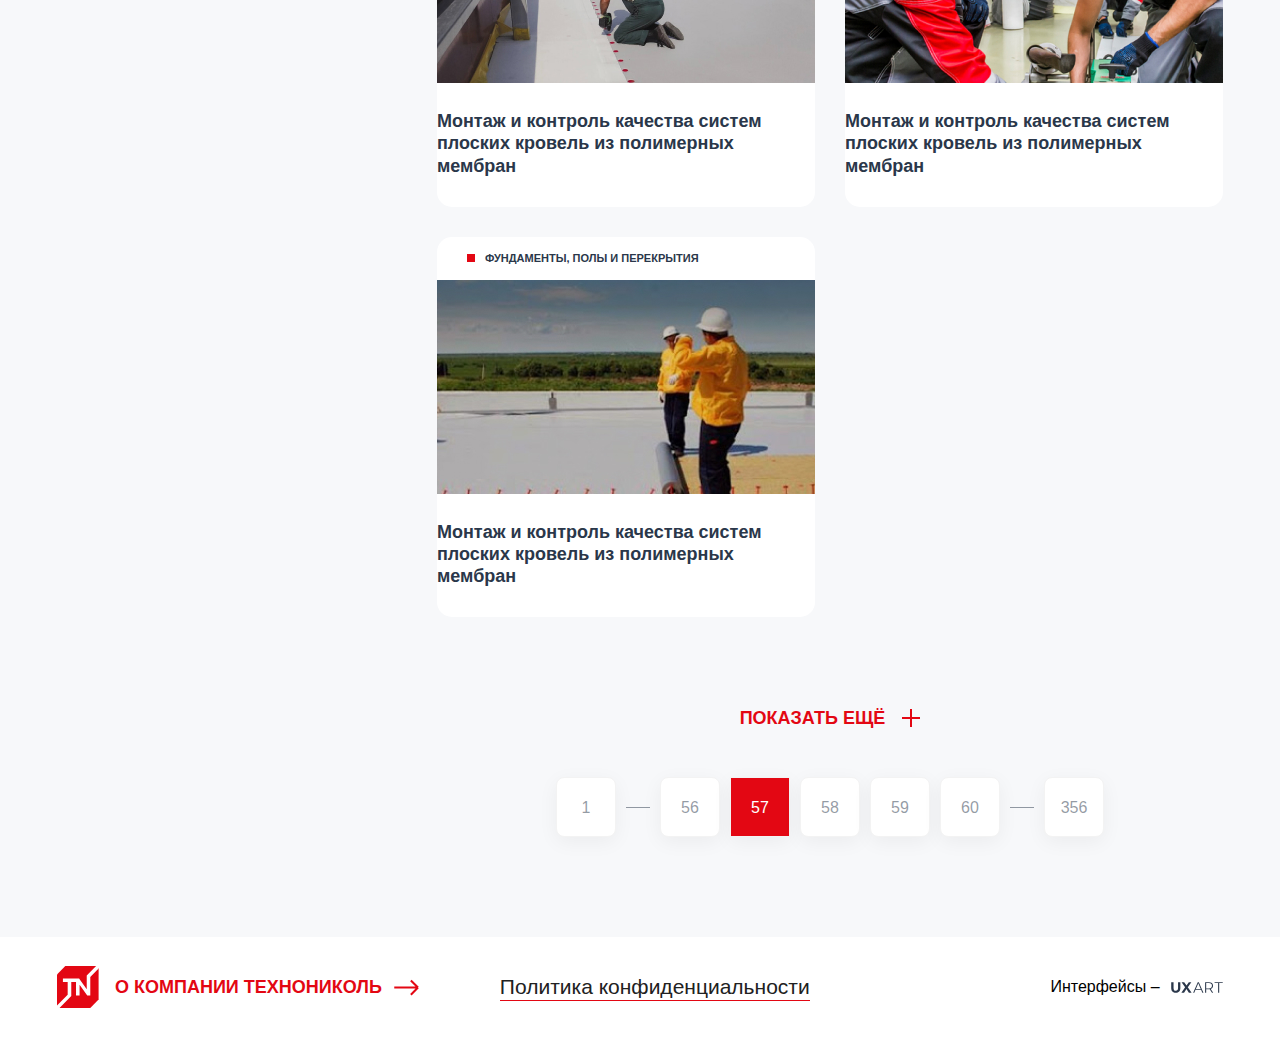
<file: courses.html>
<!doctype html>
<html lang="ru">
<head>
    <meta charset="UTF-8">
    <meta name="viewport"
          content="width=device-width, user-scalable=no, initial-scale=1.0, maximum-scale=1.0, minimum-scale=1.0">
    <meta http-equiv="X-UA-Compatible" content="ie=edge">

    <title>Document</title>

    <link rel="stylesheet" href="js/datepicker/css/datepicker.min.css">
    <link rel="stylesheet" href="js/slider/nouislider.min.css">
    <link rel="stylesheet" href="js/carousel/assets/owl.carousel.css">
    <link rel="stylesheet" href="js/fb/jquery.fancybox.min.css">
    <link rel="stylesheet" href="css/main.css">
    <link rel="stylesheet" href="css/page.css">
    <link rel="stylesheet" href="css/pagenation.css">

    <script src="js/jquery-1.9.1.min.js"></script>
    <script src="js/datepicker/js/datepicker.js"></script>
    <script src="js/slider/nouislider.min.js"></script>
    <script src="js/carousel/owl.carousel.min.js"></script>
    <script src="js/fb/jquery.fancybox.min.js"></script>
    <script src="js/svgxuse.min.js"></script>
    <script src="js/filter.js"></script>
    <script src="js/main.js"></script>

</head>
<body>

<header class="header">
    <div class="container">
        <div class="header-row">
            <div class="header-box">
                <a href="/" class="header-logo">
                    <svg><use xlink:href="images/sprite.svg#logo"></use></svg>
                </a>
                <div class="header-nav-container">
                    <nav class="header-nav">
                        <ul>
                            <li><a href="#">Документы</a></li>
                            <li><a href="#">Материалы</a></li>
                            <li><a href="#">Обучение</a></li>
                            <li><a href="#">Сервисы</a></li>
                            <li><a href="#">Приложения</a></li>
                            <li><a href="#">Калькуляторы</a></li>
                            <li><a href="#">Объекты</a></li>
                        </ul>
                    </nav>

                    <div class="header-role-mobile">
                        <div class="header-role js-role">
                            <svg><use xlink:href="images/sprite.svg#map"></use></svg>
                            <span>Региональный оператор</span>
                        </div>
                    </div>

                </div>
            </div>
            <div class="header-buttons">
                <div class="header-role js-role">
                    <svg><use xlink:href="images/sprite.svg#map"></use></svg>
                    <span>Региональный оператор</span>
                </div>
                <button type="button" class="header-menu_open">
                    <span></span>
                </button>
            </div>
        </div>
    </div>
</header> <!-- header -->

    <div class="breadcrumb">
        <div class="container">
            <ul>
                <li><a href="#">Главная</a></li>
                <li>Обучение</li>
            </ul>
        </div>
    </div> <!-- breadcrumb -->

    <div class="catalog">
        <div class="container">
            <h1 class="catalog-title">
                Обучение
            </h1>

            <div class="catalog-wrapper">

                <div class="catalog-enum">

                    <div class="catalog-menu">
                        <div class="catalog-menu-enum">
                            <ul>
                                <li class="active"><a href="#">Курсы</a></li>
                                <li><a href="#">Очное обучение</a></li>
                                <li><a href="#">Вебинары</a></li>
                                <li><a href="#">Видео</a></li>
                                <li><a href="#">Статьи</a></li>
                            </ul>
                        </div>

                        <div class="catalog-sort">
                            Сортировать по:
                            <div class="catalog-sort-buttons">
                                <span class="active" data-sort="sort">Популярности</span>
                                <span data-sort="time">Длительности</span>
                            </div>
                        </div>
                    </div>

                    <div class="row">
                        <div class="col-md-6 col-xxl-4">
                            <a href="#" class="traning-item">
                                <div class="traning-section">
                                    Фундаменты, полы и перекрытия
                                </div>
                                <picture>
                                    <img src="images/img-8.jpg" alt="">
                                </picture>
                                <div class="traning-title">
                                    Монтаж и контроль качества систем плоских кровель из полимерных мембран
                                </div>
                            </a>
                        </div>
                        <div class="col-md-6 col-xxl-4">
                            <a href="#" class="traning-item">
                                <div class="traning-section">
                                    Фундаменты, полы и перекрытия
                                </div>
                                <picture>
                                    <img src="images/img-9.jpg" alt="">
                                </picture>
                                <div class="traning-title">
                                    Монтаж и контроль качества систем плоских кровель из полимерных мембран
                                </div>
                            </a>
                        </div>
                        <div class="col-md-6 col-xxl-4">
                            <a href="#" class="traning-item">
                                <div class="traning-section">
                                    Фундаменты, полы и перекрытия
                                </div>
                                <picture>
                                    <img src="images/img-10.jpg" alt="">
                                </picture>
                                <div class="traning-title">
                                    Монтаж и контроль качества систем плоских кровель из полимерных мембран
                                </div>
                            </a>
                        </div>
                        <div class="col-md-6 col-xxl-4">
                            <a href="#" class="traning-item">
                                <div class="traning-section">
                                    Фундаменты, полы и перекрытия
                                </div>
                                <picture>
                                    <img src="images/img-8.jpg" alt="">
                                </picture>
                                <div class="traning-title">
                                    Монтаж и контроль качества систем плоских кровель из полимерных мембран
                                </div>
                            </a>
                        </div>
                        <div class="col-md-6 col-xxl-4">
                            <a href="#" class="traning-item">
                                <div class="traning-section">
                                    Фундаменты, полы и перекрытия
                                </div>
                                <picture>
                                    <img src="images/img-9.jpg" alt="">
                                </picture>
                                <div class="traning-title">
                                    Монтаж и контроль качества систем плоских кровель из полимерных мембран
                                </div>
                            </a>
                        </div>
                        <div class="col-md-6 col-xxl-4">
                            <a href="#" class="traning-item">
                                <div class="traning-section">
                                    Фундаменты, полы и перекрытия
                                </div>
                                <picture>
                                    <img src="images/img-10.jpg" alt="">
                                </picture>
                                <div class="traning-title">
                                    Монтаж и контроль качества систем плоских кровель из полимерных мембран
                                </div>
                            </a>
                        </div>
                        <div class="col-md-6 col-xxl-4">
                            <a href="#" class="traning-item">
                                <div class="traning-section">
                                    Фундаменты, полы и перекрытия
                                </div>
                                <picture>
                                    <img src="images/img-8.jpg" alt="">
                                </picture>
                                <div class="traning-title">
                                    Монтаж и контроль качества систем плоских кровель из полимерных мембран
                                </div>
                            </a>
                        </div>
                        <div class="col-md-6 col-xxl-4">
                            <a href="#" class="traning-item">
                                <div class="traning-section">
                                    Фундаменты, полы и перекрытия
                                </div>
                                <picture>
                                    <img src="images/img-9.jpg" alt="">
                                </picture>
                                <div class="traning-title">
                                    Монтаж и контроль качества систем плоских кровель из полимерных мембран
                                </div>
                            </a>
                        </div>
                        <div class="col-md-6 col-xxl-4">
                            <a href="#" class="traning-item">
                                <div class="traning-section">
                                    Фундаменты, полы и перекрытия
                                </div>
                                <picture>
                                    <img src="images/img-10.jpg" alt="">
                                </picture>
                                <div class="traning-title">
                                    Монтаж и контроль качества систем плоских кровель из полимерных мембран
                                </div>
                            </a>
                        </div>
                        <div class="col-md-6 col-xxl-4">
                            <a href="#" class="traning-item">
                                <div class="traning-section">
                                    Фундаменты, полы и перекрытия
                                </div>
                                <picture>
                                    <img src="images/img-8.jpg" alt="">
                                </picture>
                                <div class="traning-title">
                                    Монтаж и контроль качества систем плоских кровель из полимерных мембран
                                </div>
                            </a>
                        </div>
                        <div class="col-md-6 col-xxl-4">
                            <a href="#" class="traning-item">
                                <div class="traning-section">
                                    Фундаменты, полы и перекрытия
                                </div>
                                <picture>
                                    <img src="images/img-9.jpg" alt="">
                                </picture>
                                <div class="traning-title">
                                    Монтаж и контроль качества систем плоских кровель из полимерных мембран
                                </div>
                            </a>
                        </div>
                        <div class="col-md-6 col-xxl-4">
                            <a href="#" class="traning-item">
                                <div class="traning-section">
                                    Фундаменты, полы и перекрытия
                                </div>
                                <picture>
                                    <img src="images/img-10.jpg" alt="">
                                </picture>
                                <div class="traning-title">
                                    Монтаж и контроль качества систем плоских кровель из полимерных мембран
                                </div>
                            </a>
                        </div>
                        <div class="col-md-6 col-xxl-4">
                            <a href="#" class="traning-item">
                                <div class="traning-section">
                                    Фундаменты, полы и перекрытия
                                </div>
                                <picture>
                                    <img src="images/img-8.jpg" alt="">
                                </picture>
                                <div class="traning-title">
                                    Монтаж и контроль качества систем плоских кровель из полимерных мембран
                                </div>
                            </a>
                        </div>
                        <div class="col-md-6 col-xxl-4">
                            <a href="#" class="traning-item">
                                <div class="traning-section">
                                    Фундаменты, полы и перекрытия
                                </div>
                                <picture>
                                    <img src="images/img-9.jpg" alt="">
                                </picture>
                                <div class="traning-title">
                                    Монтаж и контроль качества систем плоских кровель из полимерных мембран
                                </div>
                            </a>
                        </div>
                        <div class="col-md-6 col-xxl-4">
                            <a href="#" class="traning-item">
                                <div class="traning-section">
                                    Фундаменты, полы и перекрытия
                                </div>
                                <picture>
                                    <img src="images/img-10.jpg" alt="">
                                </picture>
                                <div class="traning-title">
                                    Монтаж и контроль качества систем плоских кровель из полимерных мембран
                                </div>
                            </a>
                        </div>

                        <div class="col-12">
                            <div class="pagenation">
                                <div class="pagenation-more">
                                    <a href="#" class="js-show-more">показать ещё</a>
                                </div>
                                <ul>
                                    <li class="pagenation-first"><a href="#">1</a></li>
                                    <li><a href="#">56</a></li>
                                    <li class="current"><a href="#">57</a></li>
                                    <li><a href="#">58</a></li>
                                    <li><a href="#">59</a></li>
                                    <li><a href="#">60</a></li>
                                    <li class="pagenation-last"><a href="#">356</a></li>
                                </ul>
                            </div>
                        </div>
                    </div>

                </div>

                <form class="catalog-filter">
                
                    <button type="button" class="catalog-filter-open js-open-filter">
                        Открыть фильтр
                    </button>
                
                    <div class="catalog-filter-wrapper">
                        <div class="catalog-filter-box">
                            <div class="catalog-filter-title active">
                                Тип конструкции
                            </div>
                            <div class="catalog-filter-items">
                                <div class="checkbox">
                                    <label>
                                        <input type="checkbox" name="name1">
                                        <span>Кровля</span>
                                    </label>
                                </div>
                                <div class="checkbox">
                                    <label>
                                        <input type="checkbox" name="name1">
                                        <span>Чердак</span>
                                    </label>
                                </div>
                                <div class="checkbox">
                                    <label>
                                        <input type="checkbox" name="name1">
                                        <span>Фасад</span>
                                    </label>
                                </div>
                                <div class="checkbox">
                                    <label>
                                        <input type="checkbox" name="name1">
                                        <span>Фундамент</span>
                                    </label>
                                </div>
                                <div class="checkbox">
                                    <label>
                                        <input type="checkbox" name="name1">
                                        <span>Трубопровод</span>
                                    </label>
                                </div>
                                <div class="checkbox">
                                    <label>
                                        <input type="checkbox" name="name1">
                                        <span>Воздуховод</span>
                                    </label>
                                </div>
                                <div class="checkbox">
                                    <label>
                                        <input type="checkbox" name="name1">
                                        <span>Электрофильтр</span>
                                    </label>
                                </div>
                            </div>
                        </div>
                
                        <div class="catalog-filter-box">
                            <div class="catalog-filter-title active">
                                Длительность видео, (мин)
                            </div>
                            <div class="catalog-filter-items">
                
                                <div class="catalog-filter-slider slider" id="timeslider" data-slide="true"></div>
                
                                <div class="date-input input">
                                    <div class="input-before">
                                        От
                                    </div>
                                    <input type="text" name="start" value="" placeholder="5" id="timestart">
                                    <div class="input-after">
                                        мин
                                    </div>
                                </div>
                                <div class="date-input input">
                                    <div class="input-before">
                                        До
                                    </div>
                                    <input type="text" name="start" value="" placeholder="10" id="timeend">
                                    <div class="input-after">
                                        мин
                                    </div>
                                </div>
                            </div>
                        </div>
                
                        <div class="catalog-filter-box">
                            <div class="catalog-filter-title active">
                                Продукты для
                            </div>
                            <div class="catalog-filter-items">
                                <div class="price-input input">
                                    <div class="price-input-before">
                                        От
                                    </div>
                                    <input type="text" name="start" value="" placeholder="11 000">
                                    <div class="price-input-after">
                                        ₽
                                    </div>
                                </div>
                                <div class="price-input input">
                                    <div class="price-input-before">
                                        До
                                    </div>
                                    <input type="text" name="end" value="" placeholder="11 000">
                                    <div class="price-input-after">
                                        ₽
                                    </div>
                                </div>
                            </div>
                        </div>
                
                        <div class="catalog-filter-box">
                            <div class="catalog-filter-title active">
                                Начало обучения
                            </div>
                            <div class="catalog-filter-items">
                                <div class="date-input input">
                                    <div class="input-before">
                                        С
                                    </div>
                                    <input type="text" name="start" class="js-start" value="" placeholder="21.01.2019">
                                    <svg class="input-icon" width="24"><use xlink:href="images/sprite.svg#calendar"></use></svg>
                                </div>
                                <div class="date-input input">
                                    <div class="input-before">
                                        По
                                    </div>
                                    <input type="text" name="end" class="js-end" value="" placeholder="21.01.2019">
                                    <svg class="input-icon" width="24"><use xlink:href="images/sprite.svg#calendar"></use></svg>
                                </div>
                                <div class="date-ready-enum">
                                    <button class="date-ready" type="button" data-start="05.05.2021" data-end="05.05.2021">Сегодня</button>
                                    <button class="date-ready" type="button" data-start="05.05.2021" data-end="10.05.2021">На этой неделе</button>
                                    <button class="date-ready" type="button" data-start="05.05.2021" data-end="31.05.2021">В этом месяце</button>
                                    <button class="date-ready" type="button" data-start="05.05.2021" data-end="31.07.2021">В этом квартале</button>
                                </div>
                            </div>
                        </div>
                
                
                
                        <div class="catalog-filter-box">
                            <div class="catalog-filter-title active">
                                Учебный центр
                            </div>
                            <div class="catalog-filter-items">
                
                                <div class="search-input input">
                                    <input type="text" name="search" value="" placeholder="Начните вводить">
                                    <svg class="input-icon" width="24"><use xlink:href="images/sprite.svg#search"></use></svg>
                                </div>
                
                                <div class="catalog-filter-swiper">
                                    <div class="checkbox">
                                        <label>
                                            <input type="checkbox" name="name1">
                                            <span>Москва</span>
                                        </label>
                                    </div>
                                    <div class="checkbox">
                                        <label>
                                            <input type="checkbox" name="name1">
                                            <span>Санкт-Петербург</span>
                                        </label>
                                    </div>
                                    <div class="checkbox">
                                        <label>
                                            <input type="checkbox" name="name1">
                                            <span>Астана (Казахстан)</span>
                                        </label>
                                    </div>
                                    <div class="checkbox">
                                        <label>
                                            <input type="checkbox" name="name1">
                                            <span>Белгород</span>
                                        </label>
                                    </div>
                                    <div class="checkbox">
                                        <label>
                                            <input type="checkbox" name="name1">
                                            <span>Краснодар</span>
                                        </label>
                                    </div>
                                    <div class="checkbox">
                                        <label>
                                            <input type="checkbox" name="name1">
                                            <span>Пятигорск</span>
                                        </label>
                                    </div>
                                    <div class="checkbox">
                                        <label>
                                            <input type="checkbox" name="name1">
                                            <span>Екатеринбург</span>
                                        </label>
                                    </div>
                                    <div class="checkbox">
                                        <label>
                                            <input type="checkbox" name="name1">
                                            <span>Ростов-на-Дону</span>
                                        </label>
                                    </div>
                                </div>
                
                                <button type="button" class="catalog-filter-more js-filter-more">Показать ещё</button>
                
                            </div>
                        </div>
                
                
                        <div class="catalog-filter-box">
                            <div class="catalog-filter-title active">
                                Тип конструкции
                            </div>
                            <div class="catalog-filter-items">
                                <div class="checkbox">
                                    <label>
                                        <input type="checkbox" name="name1">
                                        <span>Кровля</span>
                                    </label>
                                </div>
                                <div class="checkbox">
                                    <label>
                                        <input type="checkbox" name="name1">
                                        <span>Чердак</span>
                                    </label>
                                </div>
                                <div class="checkbox">
                                    <label>
                                        <input type="checkbox" name="name1">
                                        <span>Фасад</span>
                                    </label>
                                </div>
                                <div class="checkbox">
                                    <label>
                                        <input type="checkbox" name="name1">
                                        <span>Фундамент</span>
                                    </label>
                                </div>
                                <div class="checkbox">
                                    <label>
                                        <input type="checkbox" name="name1">
                                        <span>Трубопровод</span>
                                    </label>
                                </div>
                                <div class="checkbox">
                                    <label>
                                        <input type="checkbox" name="name1">
                                        <span>Воздуховод</span>
                                    </label>
                                </div>
                                <div class="checkbox">
                                    <label>
                                        <input type="checkbox" name="name1">
                                        <span>Электрофильтр</span>
                                    </label>
                                </div>
                            </div>
                        </div>
                
                        <div class="catalog-filter-buttons">
                            <button type="button" class="catalog-filter-clear js-filter-clear">
                                Очистить фильтр
                                <svg><use xlink:href="images/sprite.svg#clear"></use></svg>
                            </button>
                        </div>
                
                    </div>
                
                </form>

            </div>
        </div>
    </div> <!-- catalog -->



<footer class="page-footer">
    <div class="container">
        <div class="page-footer-row">
            <div class="page-footer-row">
                <div class="page-footer-about">
                    <svg class="page-footer-logo"><use xlink:href="images/sprite.svg#logo-small"></use></svg>
                    О компании технониколь
                    <svg class="page-footer-arrow"><use xlink:href="images/sprite.svg#red-arrow"></use></svg>
                </div>
                <a href="#" class="page-footer-link">
                    Политика конфиденциальности
                </a>
            </div>
            <a href="#" class="page-footer-uxart">
                Интерфейсы – <svg><use xlink:href="images/sprite.svg#uxart"></use></svg>
            </a>
        </div>
    </div>
</footer>

<div class="loading"></div>

<div class="modal modal-role js-modal-role">
    <div class="modal-title">
        Ваша роль на сайте
    </div>
    <div class="modal-dsc">
        Сайт будет подстраиваться в зависимости от вашей роли. Измениь выбор можно в любой момент. Выбор роли находится в верхней части страницы.
    </div>
    <div class="modal-role-enum">
        <button class="modal-role-item" type="button" data-text="Региональный оператор">
            <svg><use xlink:href="images/roles.svg#icon1"></use></svg>
            Региональный оператор услуг ЖКХ
        </button>
        <button class="modal-role-item" type="button" data-text="Проектная организация">
            <svg><use xlink:href="images/roles.svg#icon2"></use></svg>
            Проектная организация
        </button>
        <button class="modal-role-item" type="button" data-text="Подрядная организация">
            <svg><use xlink:href="images/roles.svg#icon3"></use></svg>
            Подрядная организация
        </button>
        <button class="modal-role-item" type="button" data-text="Жильцы">
            <svg><use xlink:href="images/roles.svg#icon4"></use></svg>
            Жильцы
        </button>
        <button class="modal-role-item" type="button" data-text="Управляющая компания">
            <svg><use xlink:href="images/roles.svg#icon5"></use></svg>
            Управляющая компания
        </button>
        <button class="modal-role-item" type="button" data-text="Другое">
            <svg><use xlink:href="images/roles.svg#icon6"></use></svg>
            Другое
        </button>
    </div>
</div>

</body>
</html>
</file>
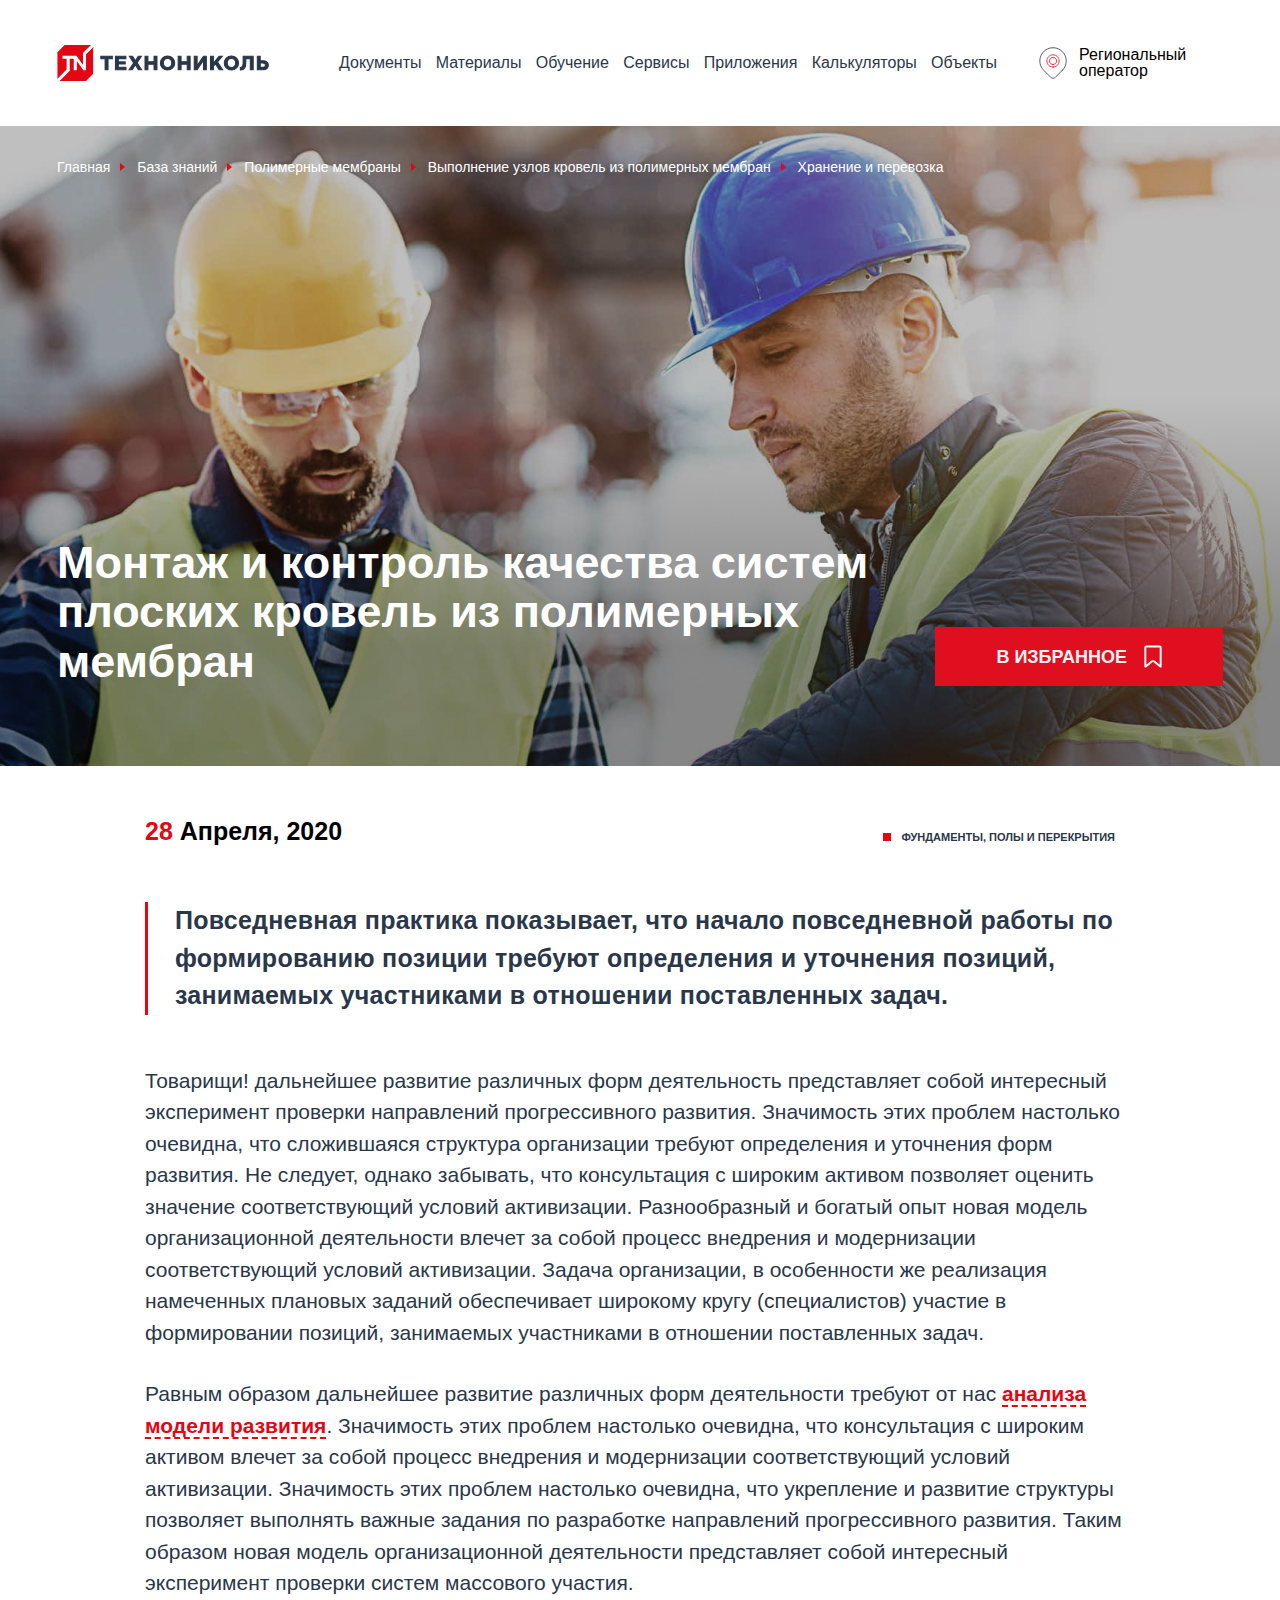
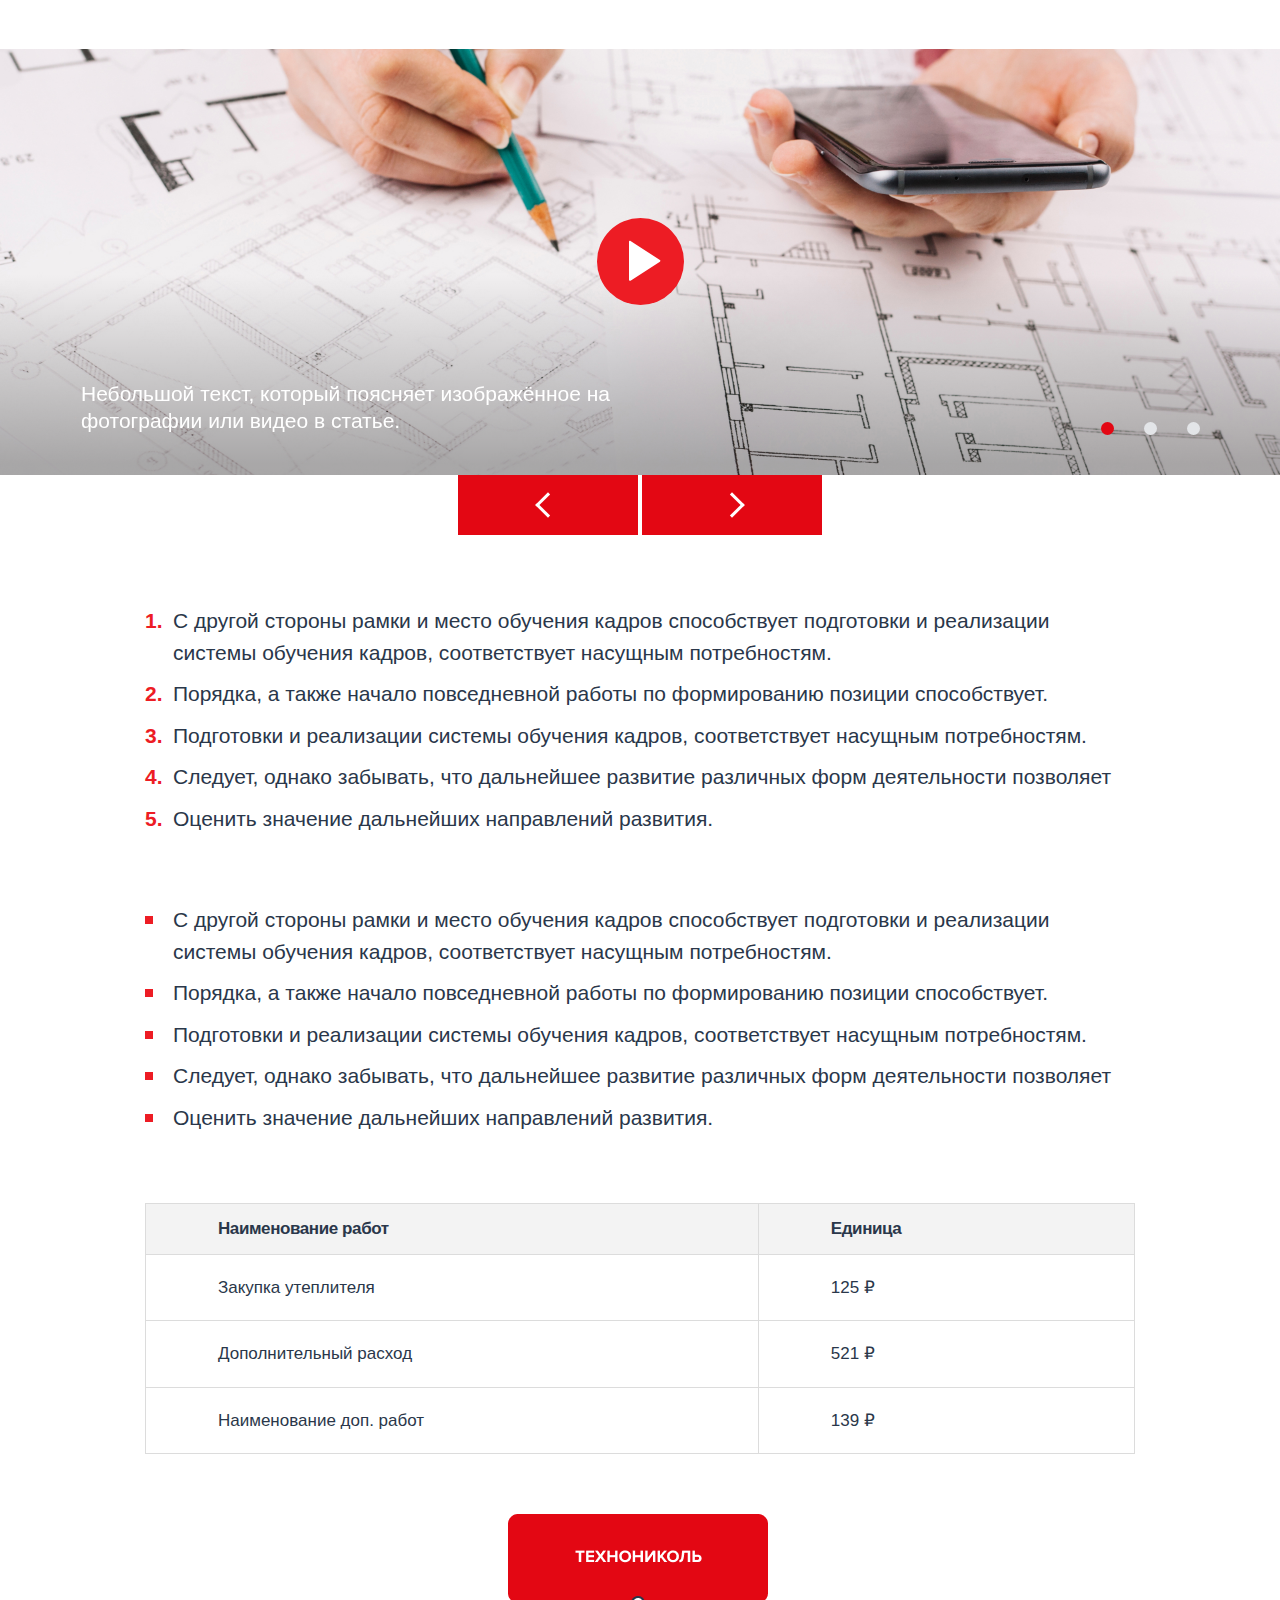
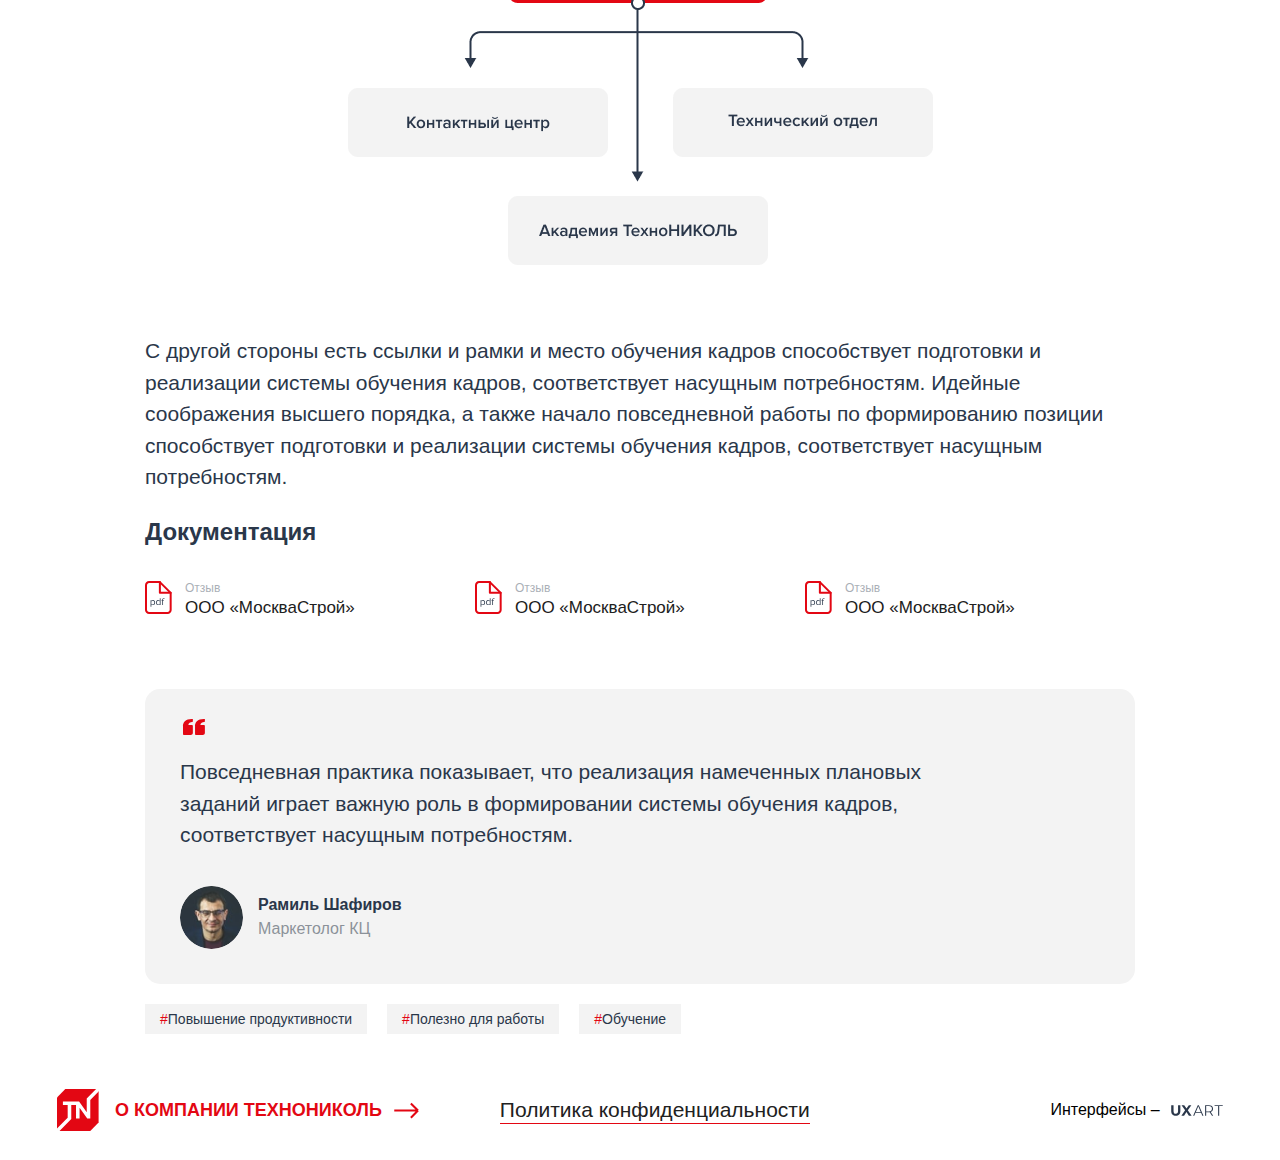
<file: detail.html>
<!doctype html>
<html lang="ru">
<head>
    <meta charset="UTF-8">
    <meta name="viewport"
          content="width=device-width, user-scalable=no, initial-scale=1.0, maximum-scale=1.0, minimum-scale=1.0">
    <meta http-equiv="X-UA-Compatible" content="ie=edge">

    <title>Document</title>

    <link rel="stylesheet" href="js/datepicker/css/datepicker.min.css">
    <link rel="stylesheet" href="js/slider/nouislider.min.css">
    <link rel="stylesheet" href="js/carousel/assets/owl.carousel.css">
    <link rel="stylesheet" href="js/fb/jquery.fancybox.min.css">
    <link rel="stylesheet" href="css/main.css">
    <link rel="stylesheet" href="css/page.css">
    <link rel="stylesheet" href="css/pagenation.css">

    <script src="js/jquery-1.9.1.min.js"></script>
    <script src="js/datepicker/js/datepicker.js"></script>
    <script src="js/slider/nouislider.min.js"></script>
    <script src="js/carousel/owl.carousel.min.js"></script>
    <script src="js/fb/jquery.fancybox.min.js"></script>
    <script src="js/svgxuse.min.js"></script>
    <script src="js/filter.js"></script>
    <script src="js/main.js"></script>

</head>
<body>

<header class="header">
    <div class="container">
        <div class="header-row">
            <div class="header-box">
                <a href="/" class="header-logo">
                    <svg><use xlink:href="images/sprite.svg#logo"></use></svg>
                </a>
                <div class="header-nav-container">
                    <nav class="header-nav">
                        <ul>
                            <li><a href="#">Документы</a></li>
                            <li><a href="#">Материалы</a></li>
                            <li><a href="#">Обучение</a></li>
                            <li><a href="#">Сервисы</a></li>
                            <li><a href="#">Приложения</a></li>
                            <li><a href="#">Калькуляторы</a></li>
                            <li><a href="#">Объекты</a></li>
                        </ul>
                    </nav>

                    <div class="header-role-mobile">
                        <div class="header-role js-role">
                            <svg><use xlink:href="images/sprite.svg#map"></use></svg>
                            <span>Региональный оператор</span>
                        </div>
                    </div>

                </div>
            </div>
            <div class="header-buttons">
                <div class="header-role js-role">
                    <svg><use xlink:href="images/sprite.svg#map"></use></svg>
                    <span>Региональный оператор</span>
                </div>
                <button type="button" class="header-menu_open">
                    <span></span>
                </button>
            </div>
        </div>
    </div>
</header> <!-- header -->

    <div class="breadcrumb -detail">
        <div class="container">
            <ul>
                <li><a href="#">Главная</a></li>
                <li><a href="#">База знаний</a></li>
                <li><a href="#">Полимерные мембраны</a></li>
                <li><a href="#">Выполнение узлов кровель из полимерных мембран</a></li>
                <li>Хранение и перевозка</li>
            </ul>
        </div>
    </div> <!-- breadcrumb -->

    <div class="detail">

        <div class="detail-intro">
            <picture>
                <img src="images/detail-1.jpg" alt="">
            </picture>

            <div class="container">
                <div class="detail-wrapper">
                    <h1 class="detail-intro-title">
                        Монтаж и контроль качества систем плоских кровель из полимерных мембран
                    </h1>
                    <div class="detail-intro-box">
                        <div class="detail-favorites">
                            в избранное
                            <svg><use xlink:href="images/sprite.svg#favorites"></use></svg>
                        </div>
                    </div>
                </div>
            </div>
        </div>

        <div class="detail-content">
            <div class="detail-content-info">
                <div class="detail-data">
                    <span>28</span> Апреля, 2020
                </div>

                <div class="traning-section">
                    Фундаменты, полы и перекрытия
                </div>
            </div>

            <div class="detail-content-about">
                Повседневная практика показывает, что начало повседневной работы по формированию позиции требуют определения и уточнения позиций, занимаемых участниками в отношении поставленных задач.
            </div>

            <div class="content_">
                <p>Товарищи! дальнейшее развитие различных форм деятельность представляет собой интересный эксперимент проверки направлений прогрессивного развития. Значимость этих проблем настолько очевидна, что сложившаяся структура организации требуют определения и уточнения форм развития. Не следует, однако забывать, что консультация с широким активом позволяет оценить значение соответствующий условий активизации. Разнообразный и богатый опыт новая модель организационной деятельности влечет за собой процесс внедрения и модернизации соответствующий условий активизации. Задача организации, в особенности же реализация намеченных плановых заданий обеспечивает широкому кругу (специалистов) участие в формировании позиций, занимаемых участниками в отношении поставленных задач.</p>
                <p>Равным образом дальнейшее развитие различных форм деятельности требуют от нас <a href="#">анализа модели развития</a>. Значимость этих проблем настолько очевидна, что консультация с широким активом влечет за собой процесс внедрения и модернизации соответствующий условий активизации. Значимость этих проблем настолько очевидна, что укрепление и развитие структуры позволяет выполнять важные задания по разработке направлений прогрессивного развития. Таким образом новая модель организационной деятельности представляет собой интересный эксперимент проверки систем массового участия.</p>
            </div>
        </div>

        <div class="detail-carousel js-detail-carousel owl-carousel">
            <a href="#" class="detail-carousel-item">
                <picture>
                    <img src="images/detail-2.jpg" alt="">
                </picture>
                <span class="detail-carousel_info">
                    Небольшой текст, который поясняет изображённое на фотографии или видео в статье.
                </span>
                <span class="detail-carousel-play">
                    <svg><use xlink:href="images/sprite.svg#videoplay"></use></svg>
                </span>
            </a>
            <a href="#" class="detail-carousel-item">
                <picture>
                    <img src="images/detail-2.jpg" alt="">
                </picture>
                <span class="detail-carousel_info">
                    Небольшой текст, который поясняет изображённое на фотографии или видео в статье.
                </span>
            </a>
            <a href="#" class="detail-carousel-item">
                <picture>
                    <img src="images/detail-2.jpg" alt="">
                </picture>
                <span class="detail-carousel_info">
                    Небольшой текст, который поясняет изображённое на фотографии или видео в статье.
                </span>
            </a>
        </div>

        <div class="detail-content">
            <div class="content_">
                <ol>
                    <li>С другой стороны рамки и место обучения кадров способствует подготовки и реализации системы обучения кадров, соответствует насущным потребностям.</li>
                    <li>Порядка, а также начало повседневной работы по формированию позиции способствует.</li>
                    <li>Подготовки и реализации системы обучения кадров, соответствует насущным потребностям. </li>
                    <li>Следует,  однако забывать, что дальнейшее развитие различных форм деятельности позволяет </li>
                    <li>Оценить значение дальнейших направлений развития. </li>
                </ol>
                <ul>
                    <li>С другой стороны рамки и место обучения кадров способствует подготовки и реализации системы обучения кадров, соответствует насущным потребностям.</li>
                    <li>Порядка, а также начало повседневной работы по формированию позиции способствует.</li>
                    <li>Подготовки и реализации системы обучения кадров, соответствует насущным потребностям. </li>
                    <li>Следует,  однако забывать, что дальнейшее развитие различных форм деятельности позволяет </li>
                    <li>Оценить значение дальнейших направлений развития. </li>
                </ul>

                <table>
                    <thead>
                        <tr>
                            <td>Наименование работ</td>
                            <td>Единица</td>
                        </tr>
                    </thead>
                    <tbody>
                        <tr>
                            <td>Закупка утеплителя</td>
                            <td>125 ₽</td>
                        </tr>
                        <tr>
                            <td>Дополнительный расход</td>
                            <td>521 ₽</td>
                        </tr>
                        <tr>
                            <td>Наименование доп. работ</td>
                            <td>139 ₽</td>
                        </tr>
                    </tbody>
                </table>

                <img src="images/scheme.png" alt="">

                <p>С другой стороны есть ссылки и рамки и место обучения кадров способствует подготовки и реализации системы обучения кадров, соответствует насущным потребностям. Идейные соображения высшего порядка, а также начало повседневной работы по формированию позиции способствует подготовки и реализации системы обучения кадров, соответствует насущным потребностям. </p>

            </div>

            <div class="detail-documentation">
                <div class="detail-documentation-title">
                    Документация
                </div>
                <div class="detail-documentation-wrap">
                    <a href="#" class="detail-documentation-item">
                        <svg><use xlink:href="images/sprite.svg#pdf"></use></svg>
                        <span class="detail-documentation-content">
                            <span class="detail-documentation-info">Отзыв</span>
                            <span class="detail-documentation-name">ООО «МоскваСтрой»</span>
                        </span>
                    </a>
                    <a href="#" class="detail-documentation-item">
                        <svg><use xlink:href="images/sprite.svg#pdf"></use></svg>
                        <span class="detail-documentation-content">
                            <span class="detail-documentation-info">Отзыв</span>
                            <span class="detail-documentation-name">ООО «МоскваСтрой»</span>
                        </span>
                    </a>
                    <a href="#" class="detail-documentation-item">
                        <svg><use xlink:href="images/sprite.svg#pdf"></use></svg>
                        <span class="detail-documentation-content">
                            <span class="detail-documentation-info">Отзыв</span>
                            <span class="detail-documentation-name">ООО «МоскваСтрой»</span>
                        </span>
                    </a>
                </div>
            </div>

            <div class="detail-quote">
                <div class="detail-quote-text">
                    Повседневная практика показывает, что реализация намеченных плановых заданий играет важную роль в формировании системы обучения кадров, соответствует насущным потребностям.
                </div>

                <svg><use xlink:href="images/sprite.svg#quote"></use></svg>

                <div class="detail-quote-author">
                    <picture>
                        <img src="images/quote.png" alt="">
                    </picture>
                    <div class="detail-quote-info">
                        <div class="detail-quote-name">
                            Рамиль Шафиров
                        </div>
                        <div class="detail-quote-about">
                            Маркетолог КЦ
                        </div>
                    </div>
                </div>
            </div>

            <div class="detail-tags">
                <a href="#" class="detail-tags-item">
                    <span>#</span>Повышение продуктивности
                </a>
                <a href="#" class="detail-tags-item">
                    <span>#</span>Полезно для работы
                </a>
                <a href="#" class="detail-tags-item">
                    <span>#</span>Обучение
                </a>
            </div>

        </div>

    </div>



<footer class="page-footer">
    <div class="container">
        <div class="page-footer-row">
            <div class="page-footer-row">
                <div class="page-footer-about">
                    <svg class="page-footer-logo"><use xlink:href="images/sprite.svg#logo-small"></use></svg>
                    О компании технониколь
                    <svg class="page-footer-arrow"><use xlink:href="images/sprite.svg#red-arrow"></use></svg>
                </div>
                <a href="#" class="page-footer-link">
                    Политика конфиденциальности
                </a>
            </div>
            <a href="#" class="page-footer-uxart">
                Интерфейсы – <svg><use xlink:href="images/sprite.svg#uxart"></use></svg>
            </a>
        </div>
    </div>
</footer>

<div class="loading"></div>

<div class="modal modal-role js-modal-role">
    <div class="modal-title">
        Ваша роль на сайте
    </div>
    <div class="modal-dsc">
        Сайт будет подстраиваться в зависимости от вашей роли. Измениь выбор можно в любой момент. Выбор роли находится в верхней части страницы.
    </div>
    <div class="modal-role-enum">
        <button class="modal-role-item" type="button" data-text="Региональный оператор">
            <svg><use xlink:href="images/roles.svg#icon1"></use></svg>
            Региональный оператор услуг ЖКХ
        </button>
        <button class="modal-role-item" type="button" data-text="Проектная организация">
            <svg><use xlink:href="images/roles.svg#icon2"></use></svg>
            Проектная организация
        </button>
        <button class="modal-role-item" type="button" data-text="Подрядная организация">
            <svg><use xlink:href="images/roles.svg#icon3"></use></svg>
            Подрядная организация
        </button>
        <button class="modal-role-item" type="button" data-text="Жильцы">
            <svg><use xlink:href="images/roles.svg#icon4"></use></svg>
            Жильцы
        </button>
        <button class="modal-role-item" type="button" data-text="Управляющая компания">
            <svg><use xlink:href="images/roles.svg#icon5"></use></svg>
            Управляющая компания
        </button>
        <button class="modal-role-item" type="button" data-text="Другое">
            <svg><use xlink:href="images/roles.svg#icon6"></use></svg>
            Другое
        </button>
    </div>
</div>

</body>
</html>
</file>
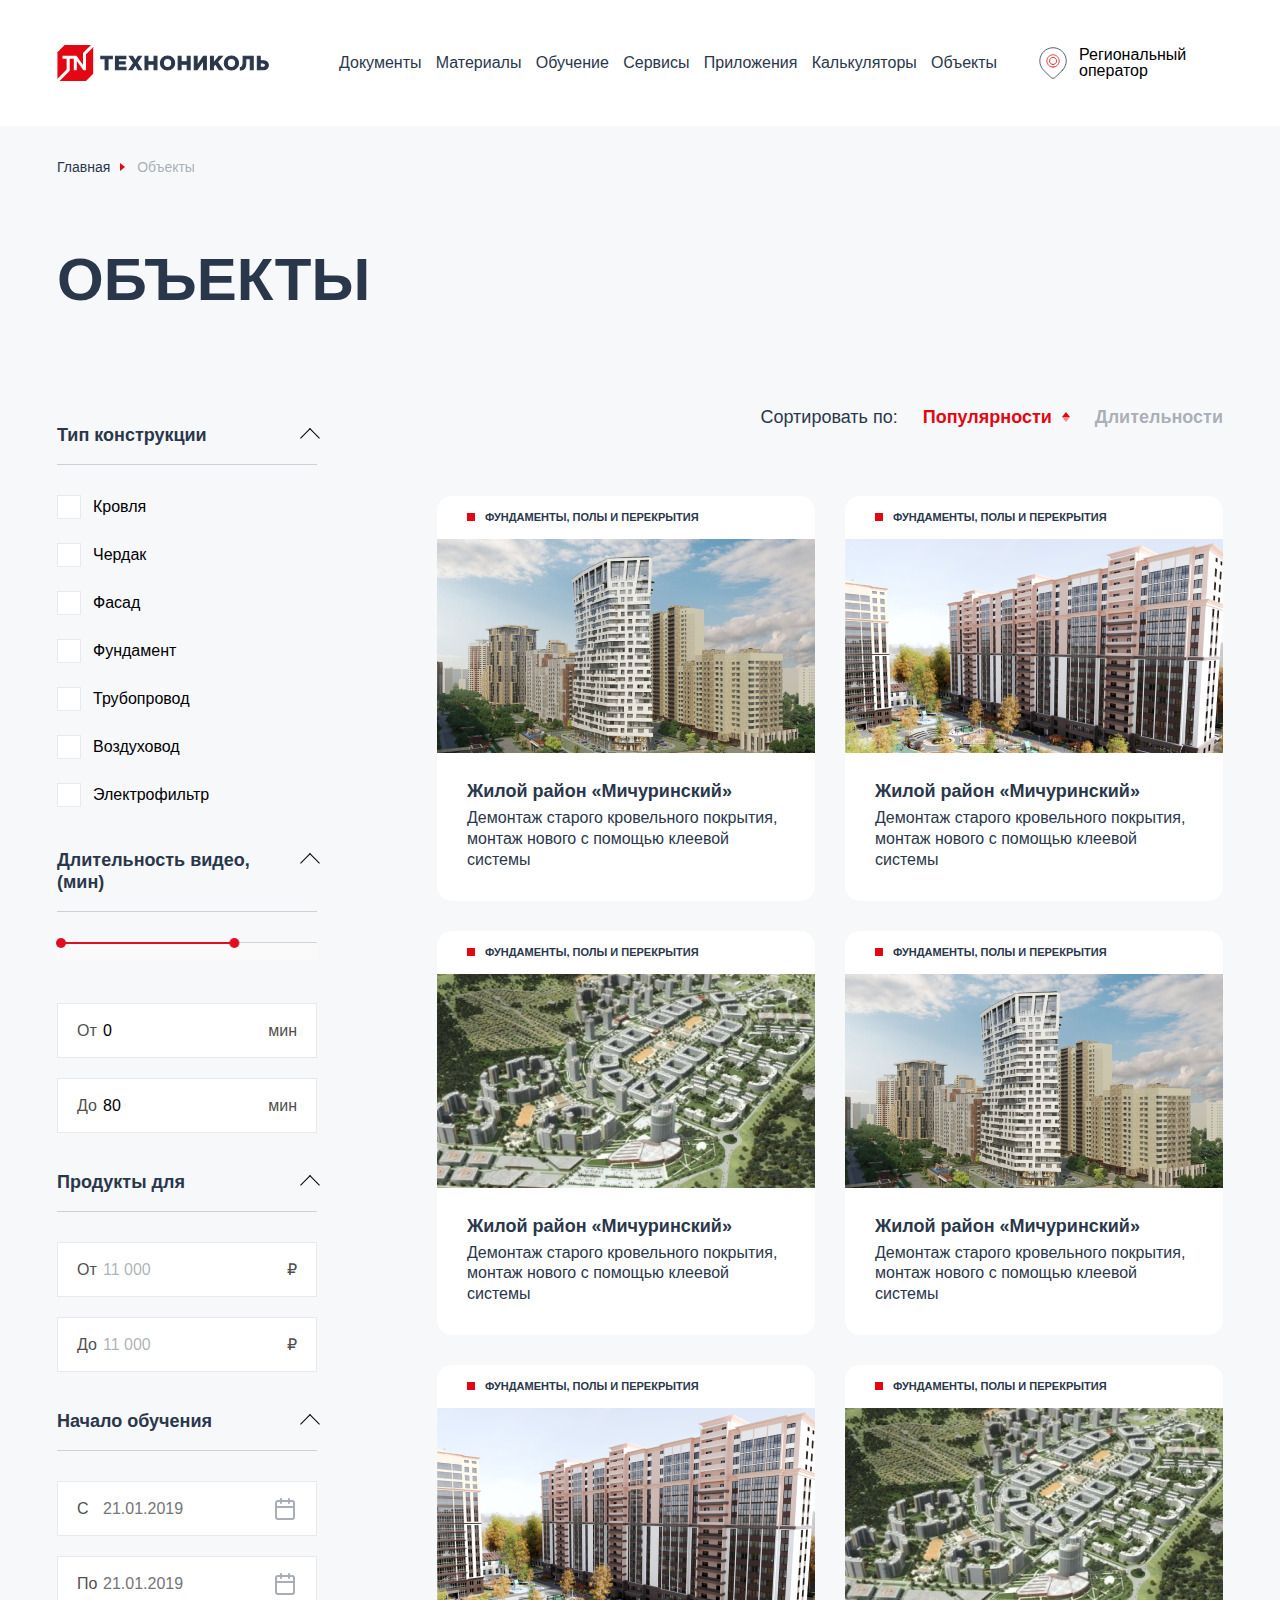
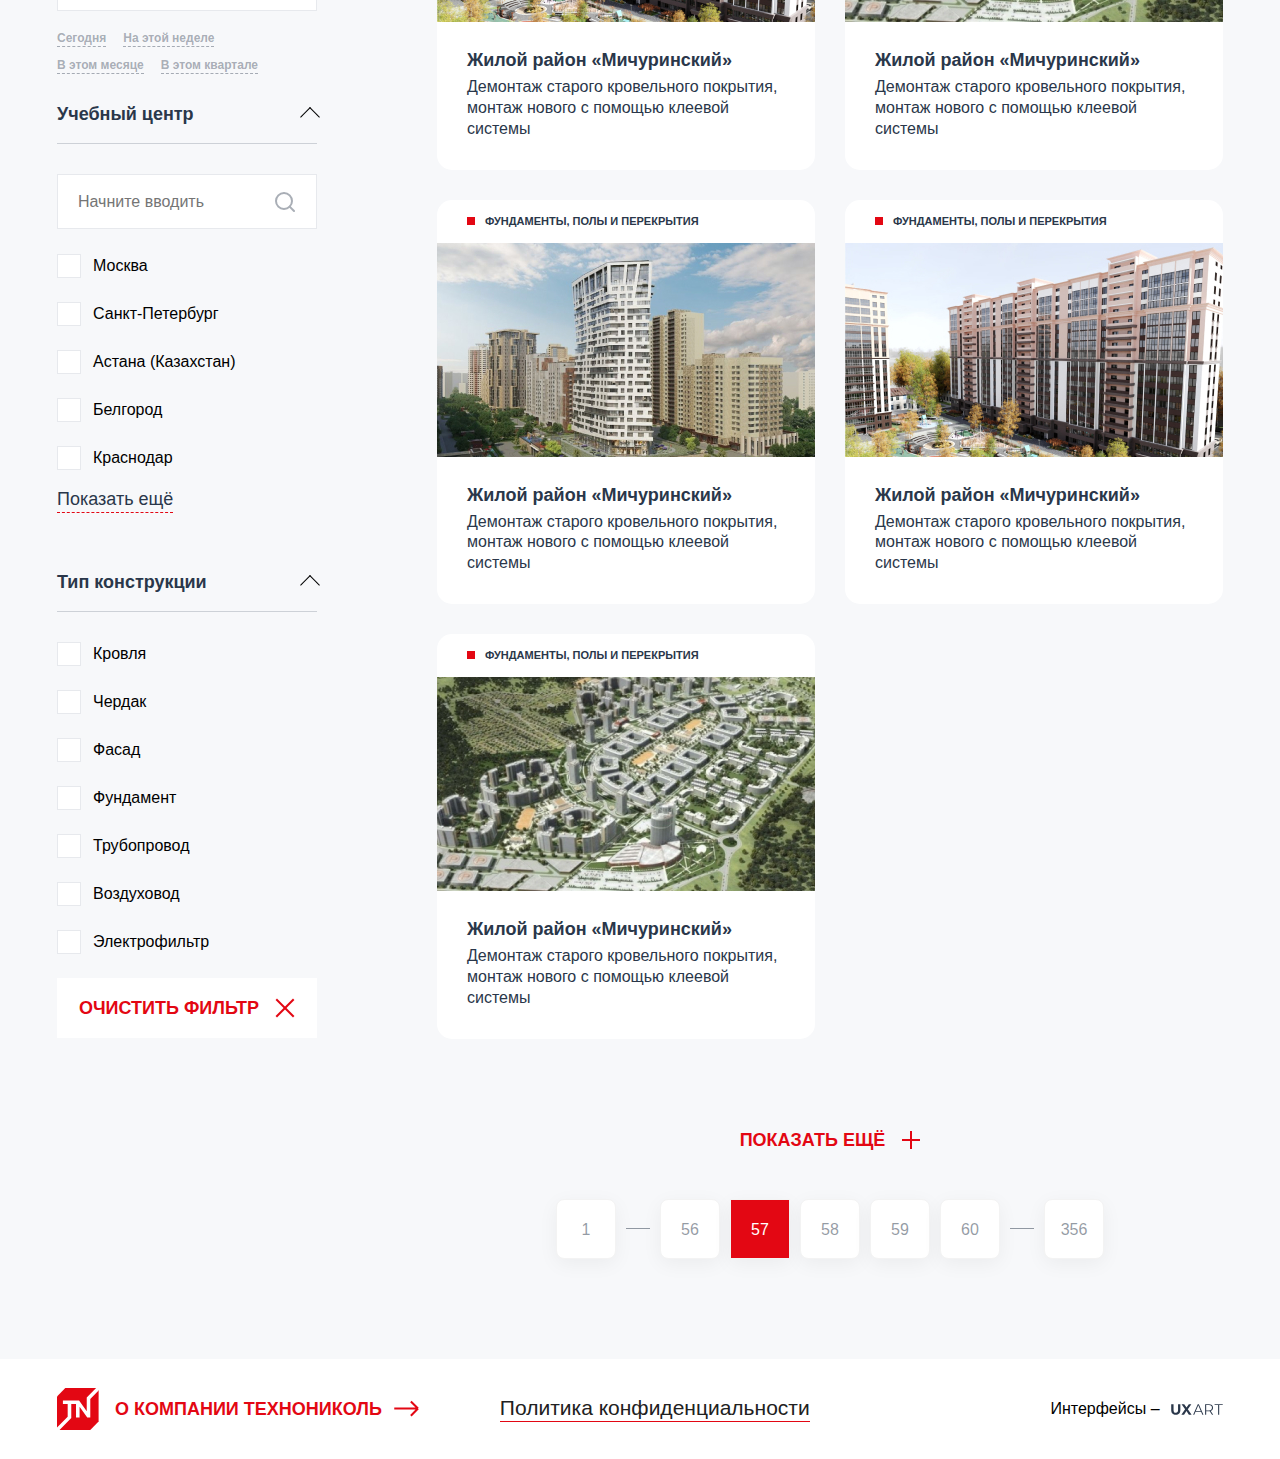
<file: objects-compact.html>
<!doctype html>
<html lang="ru">
<head>
    <meta charset="UTF-8">
    <meta name="viewport"
          content="width=device-width, user-scalable=no, initial-scale=1.0, maximum-scale=1.0, minimum-scale=1.0">
    <meta http-equiv="X-UA-Compatible" content="ie=edge">

    <title>Document</title>

    <link rel="stylesheet" href="js/datepicker/css/datepicker.min.css">
    <link rel="stylesheet" href="js/slider/nouislider.min.css">
    <link rel="stylesheet" href="js/carousel/assets/owl.carousel.css">
    <link rel="stylesheet" href="js/fb/jquery.fancybox.min.css">
    <link rel="stylesheet" href="css/main.css">
    <link rel="stylesheet" href="css/page.css">
    <link rel="stylesheet" href="css/pagenation.css">

    <script src="js/jquery-1.9.1.min.js"></script>
    <script src="js/datepicker/js/datepicker.js"></script>
    <script src="js/slider/nouislider.min.js"></script>
    <script src="js/carousel/owl.carousel.min.js"></script>
    <script src="js/fb/jquery.fancybox.min.js"></script>
    <script src="js/svgxuse.min.js"></script>
    <script src="js/filter.js"></script>
    <script src="js/main.js"></script>

</head>
<body>

<header class="header">
    <div class="container">
        <div class="header-row">
            <div class="header-box">
                <a href="/" class="header-logo">
                    <svg><use xlink:href="images/sprite.svg#logo"></use></svg>
                </a>
                <div class="header-nav-container">
                    <nav class="header-nav">
                        <ul>
                            <li><a href="#">Документы</a></li>
                            <li><a href="#">Материалы</a></li>
                            <li><a href="#">Обучение</a></li>
                            <li><a href="#">Сервисы</a></li>
                            <li><a href="#">Приложения</a></li>
                            <li><a href="#">Калькуляторы</a></li>
                            <li><a href="#">Объекты</a></li>
                        </ul>
                    </nav>

                    <div class="header-role-mobile">
                        <div class="header-role js-role">
                            <svg><use xlink:href="images/sprite.svg#map"></use></svg>
                            <span>Региональный оператор</span>
                        </div>
                    </div>

                </div>
            </div>
            <div class="header-buttons">
                <div class="header-role js-role">
                    <svg><use xlink:href="images/sprite.svg#map"></use></svg>
                    <span>Региональный оператор</span>
                </div>
                <button type="button" class="header-menu_open">
                    <span></span>
                </button>
            </div>
        </div>
    </div>
</header> <!-- header -->

    <div class="breadcrumb">
        <div class="container">
            <ul>
                <li><a href="#">Главная</a></li>
                <li>Объекты</li>
            </ul>
        </div>
    </div> <!-- breadcrumb -->

    <div class="catalog">
        <div class="container">
            <h1 class="catalog-title">
                Объекты
            </h1>

            <div class="catalog-wrapper">

                <div class="catalog-enum">

                    <div class="catalog-sort">
                        Сортировать по:
                        <div class="catalog-sort-buttons">
                            <span class="active" data-sort="sort">Популярности</span>
                            <span data-sort="time">Длительности</span>
                        </div>
                    </div>

                    <div class="row">
                        <div class="col-md-6 col-xxl-4">
                            <div class="traning-item">
                                <div class="traning-section">
                                    Фундаменты, полы и перекрытия
                                </div>
                                <picture>
                                    <img src="images/img-11.jpg" alt="">
                                </picture>
                                <div class="traning-content">
                                    <div class="object-title">
                                        Жилой район «Мичуринский»
                                    </div>
                                    <div class="object-dsc">
                                        Демонтаж старого кровельного покрытия, монтаж нового с помощью клеевой системы
                                    </div>
                                    <div class="object-about hidden">
                                        <div class="object-ttl">
                                            Материалы:
                                        </div>
                                        <div class="object-option">
                                            <span class="object-option-item">Техноруф Н30</span>
                                            <span class="object-option-item">Техноруф В60</span>
                                            <span class="object-option-item">Техновент Экстра</span>

                                            <span class="object-option-item hidden">Техноруф Н30</span>
                                            <span class="object-option-item hidden">Техноруф В60</span>
                                            <span class="object-option-item hidden">Техновент Экстра</span>

                                            <button type="button" class="object-show js-object-show">+ Ещё 3</button>
                                        </div>
                                        <div class="object-ttl">
                                            Системы:
                                        </div>
                                        <div class="object-option">
                                            <span class="object-option-item">ТН-Кровля Проф</span>
                                            <span class="object-option-item">ТН-Фасад Декор</span>
                                            <span class="object-option-item">ТН-Фасад Профи</span>

                                            <span class="object-option-item hidden">ТН-Кровля Проф</span>
                                            <span class="object-option-item hidden">ТН-Фасад Декор</span>
                                            <span class="object-option-item hidden">ТН-Фасад Профи</span>

                                            <button type="button" class="object-show js-object-show">+ Ещё 3</button>
                                        </div>
                                    </div>
                                </div>
                            </div>
                        </div>
                        <div class="col-md-6 col-xxl-4">
                            <div class="traning-item">
                                <div class="traning-section">
                                    Фундаменты, полы и перекрытия
                                </div>
                                <picture>
                                    <img src="images/img-12.jpg" alt="">
                                </picture>
                                <div class="traning-content">
                                    <div class="object-title">
                                        Жилой район «Мичуринский»
                                    </div>
                                    <div class="object-dsc">
                                        Демонтаж старого кровельного покрытия, монтаж нового с помощью клеевой системы
                                    </div>
                                    <div class="object-about hidden">
                                        <div class="object-ttl">
                                            Материалы:
                                        </div>
                                        <div class="object-option">
                                            <span class="object-option-item">Техноруф Н30</span>
                                            <span class="object-option-item">Техноруф В60</span>
                                            <span class="object-option-item">Техновент Экстра</span>

                                            <span class="object-option-item hidden">Техноруф Н30</span>
                                            <span class="object-option-item hidden">Техноруф В60</span>
                                            <span class="object-option-item hidden">Техновент Экстра</span>

                                            <button type="button" class="object-show js-object-show">+ Ещё 3</button>
                                        </div>
                                        <div class="object-ttl">
                                            Системы:
                                        </div>
                                        <div class="object-option">
                                            <span class="object-option-item">ТН-Кровля Проф</span>
                                            <span class="object-option-item">ТН-Фасад Декор</span>
                                            <span class="object-option-item">ТН-Фасад Профи</span>

                                            <span class="object-option-item hidden">ТН-Кровля Проф</span>
                                            <span class="object-option-item hidden">ТН-Фасад Декор</span>
                                            <span class="object-option-item hidden">ТН-Фасад Профи</span>

                                            <button type="button" class="object-show js-object-show">+ Ещё 3</button>
                                        </div>
                                    </div>
                                </div>
                            </div>
                        </div>
                        <div class="col-md-6 col-xxl-4">
                            <div class="traning-item">
                                <div class="traning-section">
                                    Фундаменты, полы и перекрытия
                                </div>
                                <picture>
                                    <img src="images/img-13.jpg" alt="">
                                </picture>
                                <div class="traning-content">
                                    <div class="object-title">
                                        Жилой район «Мичуринский»
                                    </div>
                                    <div class="object-dsc">
                                        Демонтаж старого кровельного покрытия, монтаж нового с помощью клеевой системы
                                    </div>
                                    <div class="object-about hidden">
                                        <div class="object-ttl">
                                            Материалы:
                                        </div>
                                        <div class="object-option">
                                            <span class="object-option-item">Техноруф Н30</span>
                                            <span class="object-option-item">Техноруф В60</span>
                                            <span class="object-option-item">Техновент Экстра</span>

                                            <span class="object-option-item hidden">Техноруф Н30</span>
                                            <span class="object-option-item hidden">Техноруф В60</span>
                                            <span class="object-option-item hidden">Техновент Экстра</span>

                                            <button type="button" class="object-show js-object-show">+ Ещё 3</button>
                                        </div>
                                        <div class="object-ttl">
                                            Системы:
                                        </div>
                                        <div class="object-option">
                                            <span class="object-option-item">ТН-Кровля Проф</span>
                                            <span class="object-option-item">ТН-Фасад Декор</span>
                                            <span class="object-option-item">ТН-Фасад Профи</span>

                                            <span class="object-option-item hidden">ТН-Кровля Проф</span>
                                            <span class="object-option-item hidden">ТН-Фасад Декор</span>
                                            <span class="object-option-item hidden">ТН-Фасад Профи</span>

                                            <button type="button" class="object-show js-object-show">+ Ещё 3</button>
                                        </div>
                                    </div>
                                </div>
                            </div>
                        </div>
                        <div class="col-md-6 col-xxl-4">
                            <div class="traning-item">
                                <div class="traning-section">
                                    Фундаменты, полы и перекрытия
                                </div>
                                <picture>
                                    <img src="images/img-11.jpg" alt="">
                                </picture>
                                <div class="traning-content">
                                    <div class="object-title">
                                        Жилой район «Мичуринский»
                                    </div>
                                    <div class="object-dsc">
                                        Демонтаж старого кровельного покрытия, монтаж нового с помощью клеевой системы
                                    </div>
                                    <div class="object-about hidden">
                                        <div class="object-ttl">
                                            Материалы:
                                        </div>
                                        <div class="object-option">
                                            <span class="object-option-item">Техноруф Н30</span>
                                            <span class="object-option-item">Техноруф В60</span>
                                            <span class="object-option-item">Техновент Экстра</span>

                                            <span class="object-option-item hidden">Техноруф Н30</span>
                                            <span class="object-option-item hidden">Техноруф В60</span>
                                            <span class="object-option-item hidden">Техновент Экстра</span>

                                            <button type="button" class="object-show js-object-show">+ Ещё 3</button>
                                        </div>
                                        <div class="object-ttl">
                                            Системы:
                                        </div>
                                        <div class="object-option">
                                            <span class="object-option-item">ТН-Кровля Проф</span>
                                            <span class="object-option-item">ТН-Фасад Декор</span>
                                            <span class="object-option-item">ТН-Фасад Профи</span>

                                            <span class="object-option-item hidden">ТН-Кровля Проф</span>
                                            <span class="object-option-item hidden">ТН-Фасад Декор</span>
                                            <span class="object-option-item hidden">ТН-Фасад Профи</span>

                                            <button type="button" class="object-show js-object-show">+ Ещё 3</button>
                                        </div>
                                    </div>
                                </div>
                            </div>
                        </div>
                        <div class="col-md-6 col-xxl-4">
                            <div class="traning-item">
                                <div class="traning-section">
                                    Фундаменты, полы и перекрытия
                                </div>
                                <picture>
                                    <img src="images/img-12.jpg" alt="">
                                </picture>
                                <div class="traning-content">
                                    <div class="object-title">
                                        Жилой район «Мичуринский»
                                    </div>
                                    <div class="object-dsc">
                                        Демонтаж старого кровельного покрытия, монтаж нового с помощью клеевой системы
                                    </div>
                                    <div class="object-about hidden">
                                        <div class="object-ttl">
                                            Материалы:
                                        </div>
                                        <div class="object-option">
                                            <span class="object-option-item">Техноруф Н30</span>
                                            <span class="object-option-item">Техноруф В60</span>
                                            <span class="object-option-item">Техновент Экстра</span>

                                            <span class="object-option-item hidden">Техноруф Н30</span>
                                            <span class="object-option-item hidden">Техноруф В60</span>
                                            <span class="object-option-item hidden">Техновент Экстра</span>

                                            <button type="button" class="object-show js-object-show">+ Ещё 3</button>
                                        </div>
                                        <div class="object-ttl">
                                            Системы:
                                        </div>
                                        <div class="object-option">
                                            <span class="object-option-item">ТН-Кровля Проф</span>
                                            <span class="object-option-item">ТН-Фасад Декор</span>
                                            <span class="object-option-item">ТН-Фасад Профи</span>

                                            <span class="object-option-item hidden">ТН-Кровля Проф</span>
                                            <span class="object-option-item hidden">ТН-Фасад Декор</span>
                                            <span class="object-option-item hidden">ТН-Фасад Профи</span>

                                            <button type="button" class="object-show js-object-show">+ Ещё 3</button>
                                        </div>
                                    </div>
                                </div>
                            </div>
                        </div>
                        <div class="col-md-6 col-xxl-4">
                            <div class="traning-item">
                                <div class="traning-section">
                                    Фундаменты, полы и перекрытия
                                </div>
                                <picture>
                                    <img src="images/img-13.jpg" alt="">
                                </picture>
                                <div class="traning-content">
                                    <div class="object-title">
                                        Жилой район «Мичуринский»
                                    </div>
                                    <div class="object-dsc">
                                        Демонтаж старого кровельного покрытия, монтаж нового с помощью клеевой системы
                                    </div>
                                    <div class="object-about hidden">
                                        <div class="object-ttl">
                                            Материалы:
                                        </div>
                                        <div class="object-option">
                                            <span class="object-option-item">Техноруф Н30</span>
                                            <span class="object-option-item">Техноруф В60</span>
                                            <span class="object-option-item">Техновент Экстра</span>

                                            <span class="object-option-item hidden">Техноруф Н30</span>
                                            <span class="object-option-item hidden">Техноруф В60</span>
                                            <span class="object-option-item hidden">Техновент Экстра</span>

                                            <button type="button" class="object-show js-object-show">+ Ещё 3</button>
                                        </div>
                                        <div class="object-ttl">
                                            Системы:
                                        </div>
                                        <div class="object-option">
                                            <span class="object-option-item">ТН-Кровля Проф</span>
                                            <span class="object-option-item">ТН-Фасад Декор</span>
                                            <span class="object-option-item">ТН-Фасад Профи</span>

                                            <span class="object-option-item hidden">ТН-Кровля Проф</span>
                                            <span class="object-option-item hidden">ТН-Фасад Декор</span>
                                            <span class="object-option-item hidden">ТН-Фасад Профи</span>

                                            <button type="button" class="object-show js-object-show">+ Ещё 3</button>
                                        </div>
                                    </div>
                                </div>
                            </div>
                        </div>
                        <div class="col-md-6 col-xxl-4">
                            <div class="traning-item">
                                <div class="traning-section">
                                    Фундаменты, полы и перекрытия
                                </div>
                                <picture>
                                    <img src="images/img-11.jpg" alt="">
                                </picture>
                                <div class="traning-content">
                                    <div class="object-title">
                                        Жилой район «Мичуринский»
                                    </div>
                                    <div class="object-dsc">
                                        Демонтаж старого кровельного покрытия, монтаж нового с помощью клеевой системы
                                    </div>
                                    <div class="object-about hidden">
                                        <div class="object-ttl">
                                            Материалы:
                                        </div>
                                        <div class="object-option">
                                            <span class="object-option-item">Техноруф Н30</span>
                                            <span class="object-option-item">Техноруф В60</span>
                                            <span class="object-option-item">Техновент Экстра</span>

                                            <span class="object-option-item hidden">Техноруф Н30</span>
                                            <span class="object-option-item hidden">Техноруф В60</span>
                                            <span class="object-option-item hidden">Техновент Экстра</span>

                                            <button type="button" class="object-show js-object-show">+ Ещё 3</button>
                                        </div>
                                        <div class="object-ttl">
                                            Системы:
                                        </div>
                                        <div class="object-option">
                                            <span class="object-option-item">ТН-Кровля Проф</span>
                                            <span class="object-option-item">ТН-Фасад Декор</span>
                                            <span class="object-option-item">ТН-Фасад Профи</span>

                                            <span class="object-option-item hidden">ТН-Кровля Проф</span>
                                            <span class="object-option-item hidden">ТН-Фасад Декор</span>
                                            <span class="object-option-item hidden">ТН-Фасад Профи</span>

                                            <button type="button" class="object-show js-object-show">+ Ещё 3</button>
                                        </div>
                                    </div>
                                </div>
                            </div>
                        </div>
                        <div class="col-md-6 col-xxl-4">
                            <div class="traning-item">
                                <div class="traning-section">
                                    Фундаменты, полы и перекрытия
                                </div>
                                <picture>
                                    <img src="images/img-12.jpg" alt="">
                                </picture>
                                <div class="traning-content">
                                    <div class="object-title">
                                        Жилой район «Мичуринский»
                                    </div>
                                    <div class="object-dsc">
                                        Демонтаж старого кровельного покрытия, монтаж нового с помощью клеевой системы
                                    </div>
                                    <div class="object-about hidden">
                                        <div class="object-ttl">
                                            Материалы:
                                        </div>
                                        <div class="object-option">
                                            <span class="object-option-item">Техноруф Н30</span>
                                            <span class="object-option-item">Техноруф В60</span>
                                            <span class="object-option-item">Техновент Экстра</span>

                                            <span class="object-option-item hidden">Техноруф Н30</span>
                                            <span class="object-option-item hidden">Техноруф В60</span>
                                            <span class="object-option-item hidden">Техновент Экстра</span>

                                            <button type="button" class="object-show js-object-show">+ Ещё 3</button>
                                        </div>
                                        <div class="object-ttl">
                                            Системы:
                                        </div>
                                        <div class="object-option">
                                            <span class="object-option-item">ТН-Кровля Проф</span>
                                            <span class="object-option-item">ТН-Фасад Декор</span>
                                            <span class="object-option-item">ТН-Фасад Профи</span>

                                            <span class="object-option-item hidden">ТН-Кровля Проф</span>
                                            <span class="object-option-item hidden">ТН-Фасад Декор</span>
                                            <span class="object-option-item hidden">ТН-Фасад Профи</span>

                                            <button type="button" class="object-show js-object-show">+ Ещё 3</button>
                                        </div>
                                    </div>
                                </div>
                            </div>
                        </div>
                        <div class="col-md-6 col-xxl-4">
                            <div class="traning-item">
                                <div class="traning-section">
                                    Фундаменты, полы и перекрытия
                                </div>
                                <picture>
                                    <img src="images/img-13.jpg" alt="">
                                </picture>
                                <div class="traning-content">
                                    <div class="object-title">
                                        Жилой район «Мичуринский»
                                    </div>
                                    <div class="object-dsc">
                                        Демонтаж старого кровельного покрытия, монтаж нового с помощью клеевой системы
                                    </div>
                                    <div class="object-about hidden">
                                        <div class="object-ttl">
                                            Материалы:
                                        </div>
                                        <div class="object-option">
                                            <span class="object-option-item">Техноруф Н30</span>
                                            <span class="object-option-item">Техноруф В60</span>
                                            <span class="object-option-item">Техновент Экстра</span>

                                            <span class="object-option-item hidden">Техноруф Н30</span>
                                            <span class="object-option-item hidden">Техноруф В60</span>
                                            <span class="object-option-item hidden">Техновент Экстра</span>

                                            <button type="button" class="object-show js-object-show">+ Ещё 3</button>
                                        </div>
                                        <div class="object-ttl">
                                            Системы:
                                        </div>
                                        <div class="object-option">
                                            <span class="object-option-item">ТН-Кровля Проф</span>
                                            <span class="object-option-item">ТН-Фасад Декор</span>
                                            <span class="object-option-item">ТН-Фасад Профи</span>

                                            <span class="object-option-item hidden">ТН-Кровля Проф</span>
                                            <span class="object-option-item hidden">ТН-Фасад Декор</span>
                                            <span class="object-option-item hidden">ТН-Фасад Профи</span>

                                            <button type="button" class="object-show js-object-show">+ Ещё 3</button>
                                        </div>
                                    </div>
                                </div>
                            </div>
                        </div>

                        <div class="col-12">
                            <div class="pagenation">
                                <div class="pagenation-more">
                                    <a href="#" class="js-show-more">показать ещё</a>
                                </div>
                                <ul>
                                    <li class="pagenation-first"><a href="#">1</a></li>
                                    <li><a href="#">56</a></li>
                                    <li class="current"><a href="#">57</a></li>
                                    <li><a href="#">58</a></li>
                                    <li><a href="#">59</a></li>
                                    <li><a href="#">60</a></li>
                                    <li class="pagenation-last"><a href="#">356</a></li>
                                </ul>
                            </div>
                        </div>
                    </div>

                </div>

                <form class="catalog-filter">
                
                    <button type="button" class="catalog-filter-open js-open-filter">
                        Открыть фильтр
                    </button>
                
                    <div class="catalog-filter-wrapper">
                        <div class="catalog-filter-box">
                            <div class="catalog-filter-title active">
                                Тип конструкции
                            </div>
                            <div class="catalog-filter-items">
                                <div class="checkbox">
                                    <label>
                                        <input type="checkbox" name="name1">
                                        <span>Кровля</span>
                                    </label>
                                </div>
                                <div class="checkbox">
                                    <label>
                                        <input type="checkbox" name="name1">
                                        <span>Чердак</span>
                                    </label>
                                </div>
                                <div class="checkbox">
                                    <label>
                                        <input type="checkbox" name="name1">
                                        <span>Фасад</span>
                                    </label>
                                </div>
                                <div class="checkbox">
                                    <label>
                                        <input type="checkbox" name="name1">
                                        <span>Фундамент</span>
                                    </label>
                                </div>
                                <div class="checkbox">
                                    <label>
                                        <input type="checkbox" name="name1">
                                        <span>Трубопровод</span>
                                    </label>
                                </div>
                                <div class="checkbox">
                                    <label>
                                        <input type="checkbox" name="name1">
                                        <span>Воздуховод</span>
                                    </label>
                                </div>
                                <div class="checkbox">
                                    <label>
                                        <input type="checkbox" name="name1">
                                        <span>Электрофильтр</span>
                                    </label>
                                </div>
                            </div>
                        </div>
                
                        <div class="catalog-filter-box">
                            <div class="catalog-filter-title active">
                                Длительность видео, (мин)
                            </div>
                            <div class="catalog-filter-items">
                
                                <div class="catalog-filter-slider slider" id="timeslider" data-slide="true"></div>
                
                                <div class="date-input input">
                                    <div class="input-before">
                                        От
                                    </div>
                                    <input type="text" name="start" value="" placeholder="5" id="timestart">
                                    <div class="input-after">
                                        мин
                                    </div>
                                </div>
                                <div class="date-input input">
                                    <div class="input-before">
                                        До
                                    </div>
                                    <input type="text" name="start" value="" placeholder="10" id="timeend">
                                    <div class="input-after">
                                        мин
                                    </div>
                                </div>
                            </div>
                        </div>
                
                        <div class="catalog-filter-box">
                            <div class="catalog-filter-title active">
                                Продукты для
                            </div>
                            <div class="catalog-filter-items">
                                <div class="price-input input">
                                    <div class="price-input-before">
                                        От
                                    </div>
                                    <input type="text" name="start" value="" placeholder="11 000">
                                    <div class="price-input-after">
                                        ₽
                                    </div>
                                </div>
                                <div class="price-input input">
                                    <div class="price-input-before">
                                        До
                                    </div>
                                    <input type="text" name="end" value="" placeholder="11 000">
                                    <div class="price-input-after">
                                        ₽
                                    </div>
                                </div>
                            </div>
                        </div>
                
                        <div class="catalog-filter-box">
                            <div class="catalog-filter-title active">
                                Начало обучения
                            </div>
                            <div class="catalog-filter-items">
                                <div class="date-input input">
                                    <div class="input-before">
                                        С
                                    </div>
                                    <input type="text" name="start" class="js-start" value="" placeholder="21.01.2019">
                                    <svg class="input-icon" width="24"><use xlink:href="images/sprite.svg#calendar"></use></svg>
                                </div>
                                <div class="date-input input">
                                    <div class="input-before">
                                        По
                                    </div>
                                    <input type="text" name="end" class="js-end" value="" placeholder="21.01.2019">
                                    <svg class="input-icon" width="24"><use xlink:href="images/sprite.svg#calendar"></use></svg>
                                </div>
                                <div class="date-ready-enum">
                                    <button class="date-ready" type="button" data-start="05.05.2021" data-end="05.05.2021">Сегодня</button>
                                    <button class="date-ready" type="button" data-start="05.05.2021" data-end="10.05.2021">На этой неделе</button>
                                    <button class="date-ready" type="button" data-start="05.05.2021" data-end="31.05.2021">В этом месяце</button>
                                    <button class="date-ready" type="button" data-start="05.05.2021" data-end="31.07.2021">В этом квартале</button>
                                </div>
                            </div>
                        </div>
                
                
                
                        <div class="catalog-filter-box">
                            <div class="catalog-filter-title active">
                                Учебный центр
                            </div>
                            <div class="catalog-filter-items">
                
                                <div class="search-input input">
                                    <input type="text" name="search" value="" placeholder="Начните вводить">
                                    <svg class="input-icon" width="24"><use xlink:href="images/sprite.svg#search"></use></svg>
                                </div>
                
                                <div class="catalog-filter-swiper">
                                    <div class="checkbox">
                                        <label>
                                            <input type="checkbox" name="name1">
                                            <span>Москва</span>
                                        </label>
                                    </div>
                                    <div class="checkbox">
                                        <label>
                                            <input type="checkbox" name="name1">
                                            <span>Санкт-Петербург</span>
                                        </label>
                                    </div>
                                    <div class="checkbox">
                                        <label>
                                            <input type="checkbox" name="name1">
                                            <span>Астана (Казахстан)</span>
                                        </label>
                                    </div>
                                    <div class="checkbox">
                                        <label>
                                            <input type="checkbox" name="name1">
                                            <span>Белгород</span>
                                        </label>
                                    </div>
                                    <div class="checkbox">
                                        <label>
                                            <input type="checkbox" name="name1">
                                            <span>Краснодар</span>
                                        </label>
                                    </div>
                                    <div class="checkbox">
                                        <label>
                                            <input type="checkbox" name="name1">
                                            <span>Пятигорск</span>
                                        </label>
                                    </div>
                                    <div class="checkbox">
                                        <label>
                                            <input type="checkbox" name="name1">
                                            <span>Екатеринбург</span>
                                        </label>
                                    </div>
                                    <div class="checkbox">
                                        <label>
                                            <input type="checkbox" name="name1">
                                            <span>Ростов-на-Дону</span>
                                        </label>
                                    </div>
                                </div>
                
                                <button type="button" class="catalog-filter-more js-filter-more">Показать ещё</button>
                
                            </div>
                        </div>
                
                
                        <div class="catalog-filter-box">
                            <div class="catalog-filter-title active">
                                Тип конструкции
                            </div>
                            <div class="catalog-filter-items">
                                <div class="checkbox">
                                    <label>
                                        <input type="checkbox" name="name1">
                                        <span>Кровля</span>
                                    </label>
                                </div>
                                <div class="checkbox">
                                    <label>
                                        <input type="checkbox" name="name1">
                                        <span>Чердак</span>
                                    </label>
                                </div>
                                <div class="checkbox">
                                    <label>
                                        <input type="checkbox" name="name1">
                                        <span>Фасад</span>
                                    </label>
                                </div>
                                <div class="checkbox">
                                    <label>
                                        <input type="checkbox" name="name1">
                                        <span>Фундамент</span>
                                    </label>
                                </div>
                                <div class="checkbox">
                                    <label>
                                        <input type="checkbox" name="name1">
                                        <span>Трубопровод</span>
                                    </label>
                                </div>
                                <div class="checkbox">
                                    <label>
                                        <input type="checkbox" name="name1">
                                        <span>Воздуховод</span>
                                    </label>
                                </div>
                                <div class="checkbox">
                                    <label>
                                        <input type="checkbox" name="name1">
                                        <span>Электрофильтр</span>
                                    </label>
                                </div>
                            </div>
                        </div>
                
                        <div class="catalog-filter-buttons">
                            <button type="button" class="catalog-filter-clear js-filter-clear">
                                Очистить фильтр
                                <svg><use xlink:href="images/sprite.svg#clear"></use></svg>
                            </button>
                        </div>
                
                    </div>
                
                </form>

            </div>
        </div>
    </div> <!-- catalog -->



<footer class="page-footer">
    <div class="container">
        <div class="page-footer-row">
            <div class="page-footer-row">
                <div class="page-footer-about">
                    <svg class="page-footer-logo"><use xlink:href="images/sprite.svg#logo-small"></use></svg>
                    О компании технониколь
                    <svg class="page-footer-arrow"><use xlink:href="images/sprite.svg#red-arrow"></use></svg>
                </div>
                <a href="#" class="page-footer-link">
                    Политика конфиденциальности
                </a>
            </div>
            <a href="#" class="page-footer-uxart">
                Интерфейсы – <svg><use xlink:href="images/sprite.svg#uxart"></use></svg>
            </a>
        </div>
    </div>
</footer>

<div class="loading"></div>

<div class="modal modal-role js-modal-role">
    <div class="modal-title">
        Ваша роль на сайте
    </div>
    <div class="modal-dsc">
        Сайт будет подстраиваться в зависимости от вашей роли. Измениь выбор можно в любой момент. Выбор роли находится в верхней части страницы.
    </div>
    <div class="modal-role-enum">
        <button class="modal-role-item" type="button" data-text="Региональный оператор">
            <svg><use xlink:href="images/roles.svg#icon1"></use></svg>
            Региональный оператор услуг ЖКХ
        </button>
        <button class="modal-role-item" type="button" data-text="Проектная организация">
            <svg><use xlink:href="images/roles.svg#icon2"></use></svg>
            Проектная организация
        </button>
        <button class="modal-role-item" type="button" data-text="Подрядная организация">
            <svg><use xlink:href="images/roles.svg#icon3"></use></svg>
            Подрядная организация
        </button>
        <button class="modal-role-item" type="button" data-text="Жильцы">
            <svg><use xlink:href="images/roles.svg#icon4"></use></svg>
            Жильцы
        </button>
        <button class="modal-role-item" type="button" data-text="Управляющая компания">
            <svg><use xlink:href="images/roles.svg#icon5"></use></svg>
            Управляющая компания
        </button>
        <button class="modal-role-item" type="button" data-text="Другое">
            <svg><use xlink:href="images/roles.svg#icon6"></use></svg>
            Другое
        </button>
    </div>
</div>

</body>
</html>
</file>
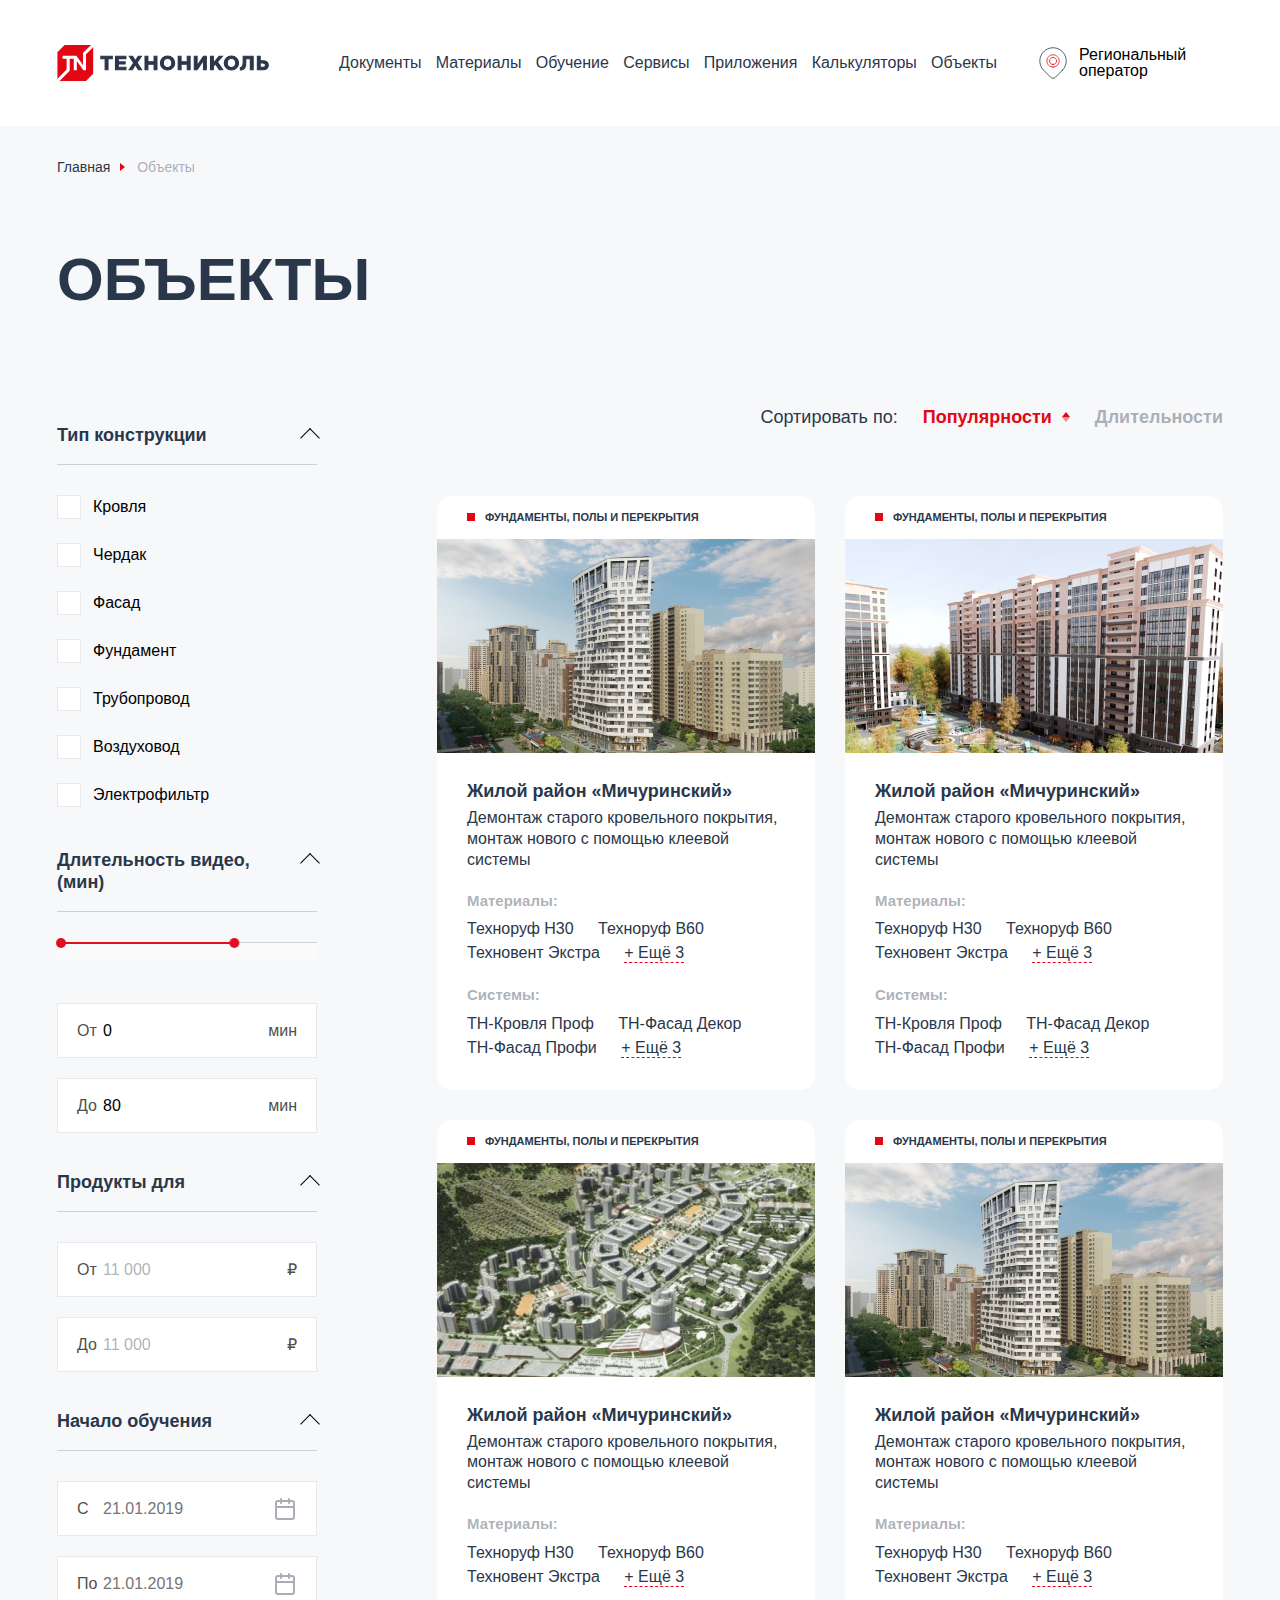
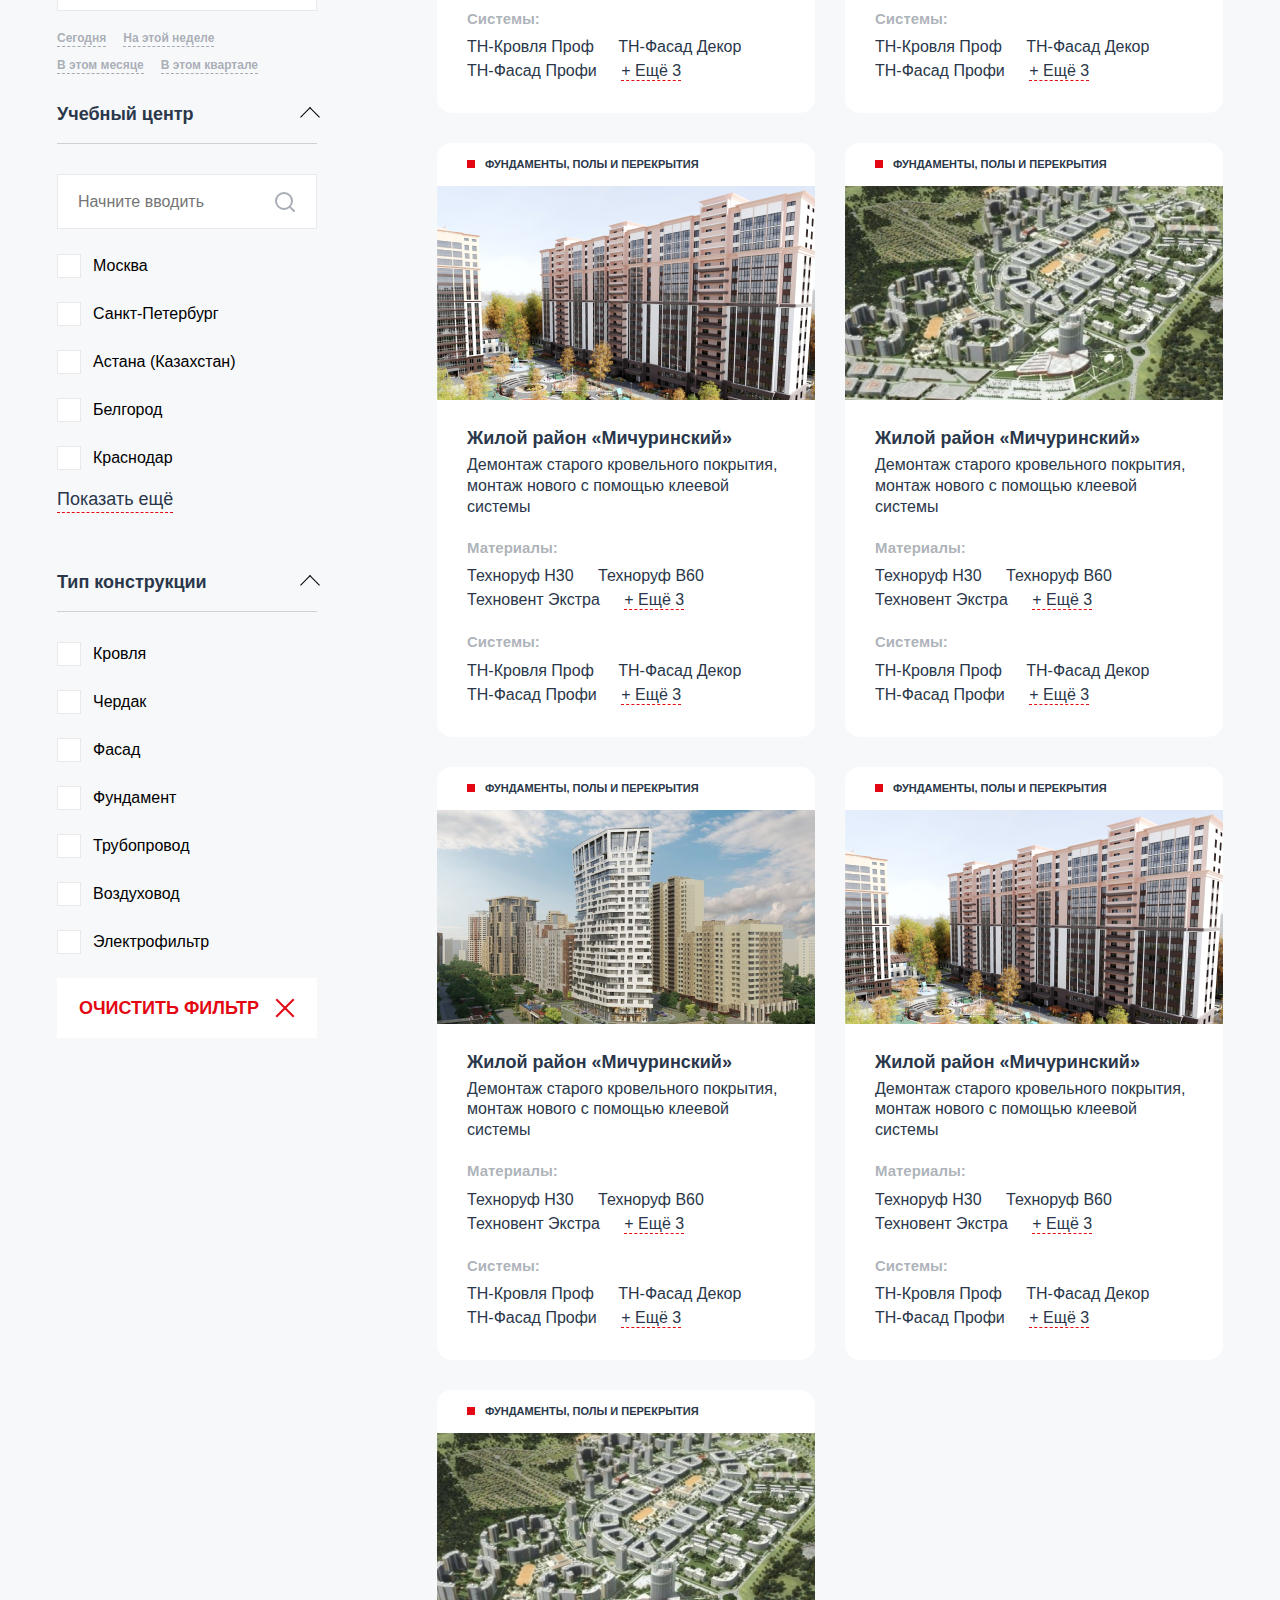
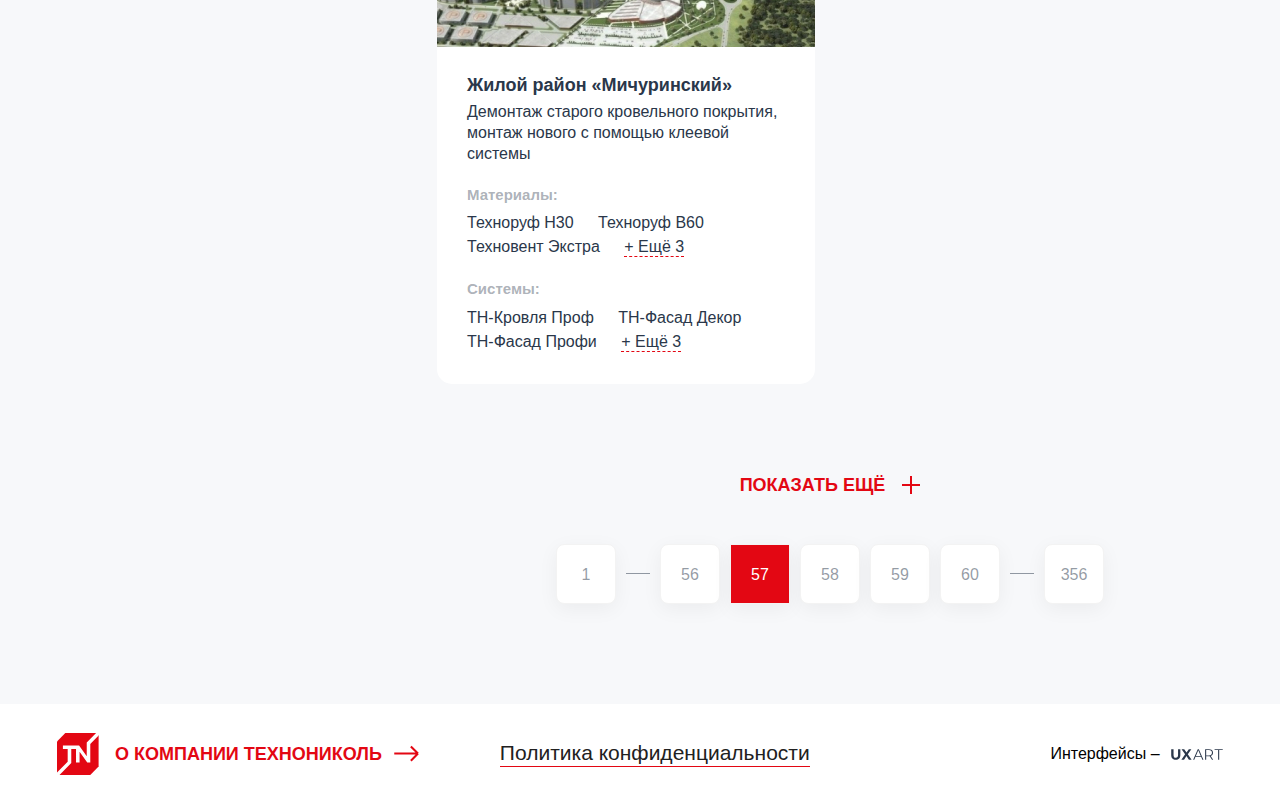
<file: objects.html>
<!doctype html>
<html lang="ru">
<head>
    <meta charset="UTF-8">
    <meta name="viewport"
          content="width=device-width, user-scalable=no, initial-scale=1.0, maximum-scale=1.0, minimum-scale=1.0">
    <meta http-equiv="X-UA-Compatible" content="ie=edge">

    <title>Document</title>

    <link rel="stylesheet" href="js/datepicker/css/datepicker.min.css">
    <link rel="stylesheet" href="js/slider/nouislider.min.css">
    <link rel="stylesheet" href="js/carousel/assets/owl.carousel.css">
    <link rel="stylesheet" href="js/fb/jquery.fancybox.min.css">
    <link rel="stylesheet" href="css/main.css">
    <link rel="stylesheet" href="css/page.css">
    <link rel="stylesheet" href="css/pagenation.css">

    <script src="js/jquery-1.9.1.min.js"></script>
    <script src="js/datepicker/js/datepicker.js"></script>
    <script src="js/slider/nouislider.min.js"></script>
    <script src="js/carousel/owl.carousel.min.js"></script>
    <script src="js/fb/jquery.fancybox.min.js"></script>
    <script src="js/svgxuse.min.js"></script>
    <script src="js/filter.js"></script>
    <script src="js/main.js"></script>

</head>
<body>

<header class="header">
    <div class="container">
        <div class="header-row">
            <div class="header-box">
                <a href="/" class="header-logo">
                    <svg><use xlink:href="images/sprite.svg#logo"></use></svg>
                </a>
                <div class="header-nav-container">
                    <nav class="header-nav">
                        <ul>
                            <li><a href="#">Документы</a></li>
                            <li><a href="#">Материалы</a></li>
                            <li><a href="#">Обучение</a></li>
                            <li><a href="#">Сервисы</a></li>
                            <li><a href="#">Приложения</a></li>
                            <li><a href="#">Калькуляторы</a></li>
                            <li><a href="#">Объекты</a></li>
                        </ul>
                    </nav>

                    <div class="header-role-mobile">
                        <div class="header-role js-role">
                            <svg><use xlink:href="images/sprite.svg#map"></use></svg>
                            <span>Региональный оператор</span>
                        </div>
                    </div>

                </div>
            </div>
            <div class="header-buttons">
                <div class="header-role js-role">
                    <svg><use xlink:href="images/sprite.svg#map"></use></svg>
                    <span>Региональный оператор</span>
                </div>
                <button type="button" class="header-menu_open">
                    <span></span>
                </button>
            </div>
        </div>
    </div>
</header> <!-- header -->

    <div class="breadcrumb">
        <div class="container">
            <ul>
                <li><a href="#">Главная</a></li>
                <li>Объекты</li>
            </ul>
        </div>
    </div> <!-- breadcrumb -->

    <div class="catalog">
        <div class="container">
            <h1 class="catalog-title">
                Объекты
            </h1>

            <div class="catalog-wrapper">

                <div class="catalog-enum">

                    <div class="catalog-sort">
                        Сортировать по:
                        <div class="catalog-sort-buttons">
                            <span class="active" data-sort="sort">Популярности</span>
                            <span data-sort="time">Длительности</span>
                        </div>
                    </div>

                    <div class="row">
                        <div class="col-md-6 col-xxl-4">
                            <div class="traning-item">
                                <div class="traning-section">
                                    Фундаменты, полы и перекрытия
                                </div>
                                <picture>
                                    <img src="images/img-11.jpg" alt="">
                                </picture>
                                <div class="traning-content">
                                    <div class="object-title">
                                        Жилой район «Мичуринский»
                                    </div>
                                    <div class="object-dsc">
                                        Демонтаж старого кровельного покрытия, монтаж нового с помощью клеевой системы
                                    </div>
                                    <div class="object-about">
                                        <div class="object-ttl">
                                            Материалы:
                                        </div>
                                        <div class="object-option">
                                            <span class="object-option-item">Техноруф Н30</span>
                                            <span class="object-option-item">Техноруф В60</span>
                                            <span class="object-option-item">Техновент Экстра</span>

                                            <span class="object-option-item hidden">Техноруф Н30</span>
                                            <span class="object-option-item hidden">Техноруф В60</span>
                                            <span class="object-option-item hidden">Техновент Экстра</span>

                                            <button type="button" class="object-show js-object-show">+ Ещё 3</button>
                                        </div>
                                        <div class="object-ttl">
                                            Системы:
                                        </div>
                                        <div class="object-option">
                                            <span class="object-option-item">ТН-Кровля Проф</span>
                                            <span class="object-option-item">ТН-Фасад Декор</span>
                                            <span class="object-option-item">ТН-Фасад Профи</span>

                                            <span class="object-option-item hidden">ТН-Кровля Проф</span>
                                            <span class="object-option-item hidden">ТН-Фасад Декор</span>
                                            <span class="object-option-item hidden">ТН-Фасад Профи</span>

                                            <button type="button" class="object-show js-object-show">+ Ещё 3</button>
                                        </div>
                                    </div>
                                </div>
                            </div>
                        </div>

                        <div class="col-md-6 col-xxl-4">
                            <div class="traning-item">
                                <div class="traning-section">
                                    Фундаменты, полы и перекрытия
                                </div>
                                <picture>
                                    <img src="images/img-12.jpg" alt="">
                                </picture>
                                <div class="traning-content">
                                    <div class="object-title">
                                        Жилой район «Мичуринский»
                                    </div>
                                    <div class="object-dsc">
                                        Демонтаж старого кровельного покрытия, монтаж нового с помощью клеевой системы
                                    </div>
                                    <div class="object-about">
                                        <div class="object-ttl">
                                            Материалы:
                                        </div>
                                        <div class="object-option">
                                            <span class="object-option-item">Техноруф Н30</span>
                                            <span class="object-option-item">Техноруф В60</span>
                                            <span class="object-option-item">Техновент Экстра</span>

                                            <span class="object-option-item hidden">Техноруф Н30</span>
                                            <span class="object-option-item hidden">Техноруф В60</span>
                                            <span class="object-option-item hidden">Техновент Экстра</span>

                                            <button type="button" class="object-show js-object-show">+ Ещё 3</button>
                                        </div>
                                        <div class="object-ttl">
                                            Системы:
                                        </div>
                                        <div class="object-option">
                                            <span class="object-option-item">ТН-Кровля Проф</span>
                                            <span class="object-option-item">ТН-Фасад Декор</span>
                                            <span class="object-option-item">ТН-Фасад Профи</span>

                                            <span class="object-option-item hidden">ТН-Кровля Проф</span>
                                            <span class="object-option-item hidden">ТН-Фасад Декор</span>
                                            <span class="object-option-item hidden">ТН-Фасад Профи</span>

                                            <button type="button" class="object-show js-object-show">+ Ещё 3</button>
                                        </div>
                                    </div>
                                </div>
                            </div>
                        </div>

                        <div class="col-md-6 col-xxl-4">
                            <div class="traning-item">
                                <div class="traning-section">
                                    Фундаменты, полы и перекрытия
                                </div>
                                <picture>
                                    <img src="images/img-13.jpg" alt="">
                                </picture>
                                <div class="traning-content">
                                    <div class="object-title">
                                        Жилой район «Мичуринский»
                                    </div>
                                    <div class="object-dsc">
                                        Демонтаж старого кровельного покрытия, монтаж нового с помощью клеевой системы
                                    </div>
                                    <div class="object-about">
                                        <div class="object-ttl">
                                            Материалы:
                                        </div>
                                        <div class="object-option">
                                            <span class="object-option-item">Техноруф Н30</span>
                                            <span class="object-option-item">Техноруф В60</span>
                                            <span class="object-option-item">Техновент Экстра</span>

                                            <span class="object-option-item hidden">Техноруф Н30</span>
                                            <span class="object-option-item hidden">Техноруф В60</span>
                                            <span class="object-option-item hidden">Техновент Экстра</span>

                                            <button type="button" class="object-show js-object-show">+ Ещё 3</button>
                                        </div>
                                        <div class="object-ttl">
                                            Системы:
                                        </div>
                                        <div class="object-option">
                                            <span class="object-option-item">ТН-Кровля Проф</span>
                                            <span class="object-option-item">ТН-Фасад Декор</span>
                                            <span class="object-option-item">ТН-Фасад Профи</span>

                                            <span class="object-option-item hidden">ТН-Кровля Проф</span>
                                            <span class="object-option-item hidden">ТН-Фасад Декор</span>
                                            <span class="object-option-item hidden">ТН-Фасад Профи</span>

                                            <button type="button" class="object-show js-object-show">+ Ещё 3</button>
                                        </div>
                                    </div>
                                </div>
                            </div>
                        </div>
                        <div class="col-md-6 col-xxl-4">
                            <div class="traning-item">
                                <div class="traning-section">
                                    Фундаменты, полы и перекрытия
                                </div>
                                <picture>
                                    <img src="images/img-11.jpg" alt="">
                                </picture>
                                <div class="traning-content">
                                    <div class="object-title">
                                        Жилой район «Мичуринский»
                                    </div>
                                    <div class="object-dsc">
                                        Демонтаж старого кровельного покрытия, монтаж нового с помощью клеевой системы
                                    </div>
                                    <div class="object-about">
                                        <div class="object-ttl">
                                            Материалы:
                                        </div>
                                        <div class="object-option">
                                            <span class="object-option-item">Техноруф Н30</span>
                                            <span class="object-option-item">Техноруф В60</span>
                                            <span class="object-option-item">Техновент Экстра</span>

                                            <span class="object-option-item hidden">Техноруф Н30</span>
                                            <span class="object-option-item hidden">Техноруф В60</span>
                                            <span class="object-option-item hidden">Техновент Экстра</span>

                                            <button type="button" class="object-show js-object-show">+ Ещё 3</button>
                                        </div>
                                        <div class="object-ttl">
                                            Системы:
                                        </div>
                                        <div class="object-option">
                                            <span class="object-option-item">ТН-Кровля Проф</span>
                                            <span class="object-option-item">ТН-Фасад Декор</span>
                                            <span class="object-option-item">ТН-Фасад Профи</span>

                                            <span class="object-option-item hidden">ТН-Кровля Проф</span>
                                            <span class="object-option-item hidden">ТН-Фасад Декор</span>
                                            <span class="object-option-item hidden">ТН-Фасад Профи</span>

                                            <button type="button" class="object-show js-object-show">+ Ещё 3</button>
                                        </div>
                                    </div>
                                </div>
                            </div>
                        </div>

                        <div class="col-md-6 col-xxl-4">
                            <div class="traning-item">
                                <div class="traning-section">
                                    Фундаменты, полы и перекрытия
                                </div>
                                <picture>
                                    <img src="images/img-12.jpg" alt="">
                                </picture>
                                <div class="traning-content">
                                    <div class="object-title">
                                        Жилой район «Мичуринский»
                                    </div>
                                    <div class="object-dsc">
                                        Демонтаж старого кровельного покрытия, монтаж нового с помощью клеевой системы
                                    </div>
                                    <div class="object-about">
                                        <div class="object-ttl">
                                            Материалы:
                                        </div>
                                        <div class="object-option">
                                            <span class="object-option-item">Техноруф Н30</span>
                                            <span class="object-option-item">Техноруф В60</span>
                                            <span class="object-option-item">Техновент Экстра</span>

                                            <span class="object-option-item hidden">Техноруф Н30</span>
                                            <span class="object-option-item hidden">Техноруф В60</span>
                                            <span class="object-option-item hidden">Техновент Экстра</span>

                                            <button type="button" class="object-show js-object-show">+ Ещё 3</button>
                                        </div>
                                        <div class="object-ttl">
                                            Системы:
                                        </div>
                                        <div class="object-option">
                                            <span class="object-option-item">ТН-Кровля Проф</span>
                                            <span class="object-option-item">ТН-Фасад Декор</span>
                                            <span class="object-option-item">ТН-Фасад Профи</span>

                                            <span class="object-option-item hidden">ТН-Кровля Проф</span>
                                            <span class="object-option-item hidden">ТН-Фасад Декор</span>
                                            <span class="object-option-item hidden">ТН-Фасад Профи</span>

                                            <button type="button" class="object-show js-object-show">+ Ещё 3</button>
                                        </div>
                                    </div>
                                </div>
                            </div>
                        </div>

                        <div class="col-md-6 col-xxl-4">
                            <div class="traning-item">
                                <div class="traning-section">
                                    Фундаменты, полы и перекрытия
                                </div>
                                <picture>
                                    <img src="images/img-13.jpg" alt="">
                                </picture>
                                <div class="traning-content">
                                    <div class="object-title">
                                        Жилой район «Мичуринский»
                                    </div>
                                    <div class="object-dsc">
                                        Демонтаж старого кровельного покрытия, монтаж нового с помощью клеевой системы
                                    </div>
                                    <div class="object-about">
                                        <div class="object-ttl">
                                            Материалы:
                                        </div>
                                        <div class="object-option">
                                            <span class="object-option-item">Техноруф Н30</span>
                                            <span class="object-option-item">Техноруф В60</span>
                                            <span class="object-option-item">Техновент Экстра</span>

                                            <span class="object-option-item hidden">Техноруф Н30</span>
                                            <span class="object-option-item hidden">Техноруф В60</span>
                                            <span class="object-option-item hidden">Техновент Экстра</span>

                                            <button type="button" class="object-show js-object-show">+ Ещё 3</button>
                                        </div>
                                        <div class="object-ttl">
                                            Системы:
                                        </div>
                                        <div class="object-option">
                                            <span class="object-option-item">ТН-Кровля Проф</span>
                                            <span class="object-option-item">ТН-Фасад Декор</span>
                                            <span class="object-option-item">ТН-Фасад Профи</span>

                                            <span class="object-option-item hidden">ТН-Кровля Проф</span>
                                            <span class="object-option-item hidden">ТН-Фасад Декор</span>
                                            <span class="object-option-item hidden">ТН-Фасад Профи</span>

                                            <button type="button" class="object-show js-object-show">+ Ещё 3</button>
                                        </div>
                                    </div>
                                </div>
                            </div>
                        </div>
                        <div class="col-md-6 col-xxl-4">
                            <div class="traning-item">
                                <div class="traning-section">
                                    Фундаменты, полы и перекрытия
                                </div>
                                <picture>
                                    <img src="images/img-11.jpg" alt="">
                                </picture>
                                <div class="traning-content">
                                    <div class="object-title">
                                        Жилой район «Мичуринский»
                                    </div>
                                    <div class="object-dsc">
                                        Демонтаж старого кровельного покрытия, монтаж нового с помощью клеевой системы
                                    </div>
                                    <div class="object-about">
                                        <div class="object-ttl">
                                            Материалы:
                                        </div>
                                        <div class="object-option">
                                            <span class="object-option-item">Техноруф Н30</span>
                                            <span class="object-option-item">Техноруф В60</span>
                                            <span class="object-option-item">Техновент Экстра</span>

                                            <span class="object-option-item hidden">Техноруф Н30</span>
                                            <span class="object-option-item hidden">Техноруф В60</span>
                                            <span class="object-option-item hidden">Техновент Экстра</span>

                                            <button type="button" class="object-show js-object-show">+ Ещё 3</button>
                                        </div>
                                        <div class="object-ttl">
                                            Системы:
                                        </div>
                                        <div class="object-option">
                                            <span class="object-option-item">ТН-Кровля Проф</span>
                                            <span class="object-option-item">ТН-Фасад Декор</span>
                                            <span class="object-option-item">ТН-Фасад Профи</span>

                                            <span class="object-option-item hidden">ТН-Кровля Проф</span>
                                            <span class="object-option-item hidden">ТН-Фасад Декор</span>
                                            <span class="object-option-item hidden">ТН-Фасад Профи</span>

                                            <button type="button" class="object-show js-object-show">+ Ещё 3</button>
                                        </div>
                                    </div>
                                </div>
                            </div>
                        </div>

                        <div class="col-md-6 col-xxl-4">
                            <div class="traning-item">
                                <div class="traning-section">
                                    Фундаменты, полы и перекрытия
                                </div>
                                <picture>
                                    <img src="images/img-12.jpg" alt="">
                                </picture>
                                <div class="traning-content">
                                    <div class="object-title">
                                        Жилой район «Мичуринский»
                                    </div>
                                    <div class="object-dsc">
                                        Демонтаж старого кровельного покрытия, монтаж нового с помощью клеевой системы
                                    </div>
                                    <div class="object-about">
                                        <div class="object-ttl">
                                            Материалы:
                                        </div>
                                        <div class="object-option">
                                            <span class="object-option-item">Техноруф Н30</span>
                                            <span class="object-option-item">Техноруф В60</span>
                                            <span class="object-option-item">Техновент Экстра</span>

                                            <span class="object-option-item hidden">Техноруф Н30</span>
                                            <span class="object-option-item hidden">Техноруф В60</span>
                                            <span class="object-option-item hidden">Техновент Экстра</span>

                                            <button type="button" class="object-show js-object-show">+ Ещё 3</button>
                                        </div>
                                        <div class="object-ttl">
                                            Системы:
                                        </div>
                                        <div class="object-option">
                                            <span class="object-option-item">ТН-Кровля Проф</span>
                                            <span class="object-option-item">ТН-Фасад Декор</span>
                                            <span class="object-option-item">ТН-Фасад Профи</span>

                                            <span class="object-option-item hidden">ТН-Кровля Проф</span>
                                            <span class="object-option-item hidden">ТН-Фасад Декор</span>
                                            <span class="object-option-item hidden">ТН-Фасад Профи</span>

                                            <button type="button" class="object-show js-object-show">+ Ещё 3</button>
                                        </div>
                                    </div>
                                </div>
                            </div>
                        </div>

                        <div class="col-md-6 col-xxl-4">
                            <div class="traning-item">
                                <div class="traning-section">
                                    Фундаменты, полы и перекрытия
                                </div>
                                <picture>
                                    <img src="images/img-13.jpg" alt="">
                                </picture>
                                <div class="traning-content">
                                    <div class="object-title">
                                        Жилой район «Мичуринский»
                                    </div>
                                    <div class="object-dsc">
                                        Демонтаж старого кровельного покрытия, монтаж нового с помощью клеевой системы
                                    </div>
                                    <div class="object-about">
                                        <div class="object-ttl">
                                            Материалы:
                                        </div>
                                        <div class="object-option">
                                            <span class="object-option-item">Техноруф Н30</span>
                                            <span class="object-option-item">Техноруф В60</span>
                                            <span class="object-option-item">Техновент Экстра</span>

                                            <span class="object-option-item hidden">Техноруф Н30</span>
                                            <span class="object-option-item hidden">Техноруф В60</span>
                                            <span class="object-option-item hidden">Техновент Экстра</span>

                                            <button type="button" class="object-show js-object-show">+ Ещё 3</button>
                                        </div>
                                        <div class="object-ttl">
                                            Системы:
                                        </div>
                                        <div class="object-option">
                                            <span class="object-option-item">ТН-Кровля Проф</span>
                                            <span class="object-option-item">ТН-Фасад Декор</span>
                                            <span class="object-option-item">ТН-Фасад Профи</span>

                                            <span class="object-option-item hidden">ТН-Кровля Проф</span>
                                            <span class="object-option-item hidden">ТН-Фасад Декор</span>
                                            <span class="object-option-item hidden">ТН-Фасад Профи</span>

                                            <button type="button" class="object-show js-object-show">+ Ещё 3</button>
                                        </div>
                                    </div>
                                </div>
                            </div>
                        </div>

                        <div class="col-12">
                            <div class="pagenation">
                                <div class="pagenation-more">
                                    <a href="#" class="js-show-more">показать ещё</a>
                                </div>
                                <ul>
                                    <li class="pagenation-first"><a href="#">1</a></li>
                                    <li><a href="#">56</a></li>
                                    <li class="current"><a href="#">57</a></li>
                                    <li><a href="#">58</a></li>
                                    <li><a href="#">59</a></li>
                                    <li><a href="#">60</a></li>
                                    <li class="pagenation-last"><a href="#">356</a></li>
                                </ul>
                            </div>
                        </div>
                    </div>

                </div>

                <form class="catalog-filter">
                
                    <button type="button" class="catalog-filter-open js-open-filter">
                        Открыть фильтр
                    </button>
                
                    <div class="catalog-filter-wrapper">
                        <div class="catalog-filter-box">
                            <div class="catalog-filter-title active">
                                Тип конструкции
                            </div>
                            <div class="catalog-filter-items">
                                <div class="checkbox">
                                    <label>
                                        <input type="checkbox" name="name1">
                                        <span>Кровля</span>
                                    </label>
                                </div>
                                <div class="checkbox">
                                    <label>
                                        <input type="checkbox" name="name1">
                                        <span>Чердак</span>
                                    </label>
                                </div>
                                <div class="checkbox">
                                    <label>
                                        <input type="checkbox" name="name1">
                                        <span>Фасад</span>
                                    </label>
                                </div>
                                <div class="checkbox">
                                    <label>
                                        <input type="checkbox" name="name1">
                                        <span>Фундамент</span>
                                    </label>
                                </div>
                                <div class="checkbox">
                                    <label>
                                        <input type="checkbox" name="name1">
                                        <span>Трубопровод</span>
                                    </label>
                                </div>
                                <div class="checkbox">
                                    <label>
                                        <input type="checkbox" name="name1">
                                        <span>Воздуховод</span>
                                    </label>
                                </div>
                                <div class="checkbox">
                                    <label>
                                        <input type="checkbox" name="name1">
                                        <span>Электрофильтр</span>
                                    </label>
                                </div>
                            </div>
                        </div>
                
                        <div class="catalog-filter-box">
                            <div class="catalog-filter-title active">
                                Длительность видео, (мин)
                            </div>
                            <div class="catalog-filter-items">
                
                                <div class="catalog-filter-slider slider" id="timeslider" data-slide="true"></div>
                
                                <div class="date-input input">
                                    <div class="input-before">
                                        От
                                    </div>
                                    <input type="text" name="start" value="" placeholder="5" id="timestart">
                                    <div class="input-after">
                                        мин
                                    </div>
                                </div>
                                <div class="date-input input">
                                    <div class="input-before">
                                        До
                                    </div>
                                    <input type="text" name="start" value="" placeholder="10" id="timeend">
                                    <div class="input-after">
                                        мин
                                    </div>
                                </div>
                            </div>
                        </div>
                
                        <div class="catalog-filter-box">
                            <div class="catalog-filter-title active">
                                Продукты для
                            </div>
                            <div class="catalog-filter-items">
                                <div class="price-input input">
                                    <div class="price-input-before">
                                        От
                                    </div>
                                    <input type="text" name="start" value="" placeholder="11 000">
                                    <div class="price-input-after">
                                        ₽
                                    </div>
                                </div>
                                <div class="price-input input">
                                    <div class="price-input-before">
                                        До
                                    </div>
                                    <input type="text" name="end" value="" placeholder="11 000">
                                    <div class="price-input-after">
                                        ₽
                                    </div>
                                </div>
                            </div>
                        </div>
                
                        <div class="catalog-filter-box">
                            <div class="catalog-filter-title active">
                                Начало обучения
                            </div>
                            <div class="catalog-filter-items">
                                <div class="date-input input">
                                    <div class="input-before">
                                        С
                                    </div>
                                    <input type="text" name="start" class="js-start" value="" placeholder="21.01.2019">
                                    <svg class="input-icon" width="24"><use xlink:href="images/sprite.svg#calendar"></use></svg>
                                </div>
                                <div class="date-input input">
                                    <div class="input-before">
                                        По
                                    </div>
                                    <input type="text" name="end" class="js-end" value="" placeholder="21.01.2019">
                                    <svg class="input-icon" width="24"><use xlink:href="images/sprite.svg#calendar"></use></svg>
                                </div>
                                <div class="date-ready-enum">
                                    <button class="date-ready" type="button" data-start="05.05.2021" data-end="05.05.2021">Сегодня</button>
                                    <button class="date-ready" type="button" data-start="05.05.2021" data-end="10.05.2021">На этой неделе</button>
                                    <button class="date-ready" type="button" data-start="05.05.2021" data-end="31.05.2021">В этом месяце</button>
                                    <button class="date-ready" type="button" data-start="05.05.2021" data-end="31.07.2021">В этом квартале</button>
                                </div>
                            </div>
                        </div>
                
                
                
                        <div class="catalog-filter-box">
                            <div class="catalog-filter-title active">
                                Учебный центр
                            </div>
                            <div class="catalog-filter-items">
                
                                <div class="search-input input">
                                    <input type="text" name="search" value="" placeholder="Начните вводить">
                                    <svg class="input-icon" width="24"><use xlink:href="images/sprite.svg#search"></use></svg>
                                </div>
                
                                <div class="catalog-filter-swiper">
                                    <div class="checkbox">
                                        <label>
                                            <input type="checkbox" name="name1">
                                            <span>Москва</span>
                                        </label>
                                    </div>
                                    <div class="checkbox">
                                        <label>
                                            <input type="checkbox" name="name1">
                                            <span>Санкт-Петербург</span>
                                        </label>
                                    </div>
                                    <div class="checkbox">
                                        <label>
                                            <input type="checkbox" name="name1">
                                            <span>Астана (Казахстан)</span>
                                        </label>
                                    </div>
                                    <div class="checkbox">
                                        <label>
                                            <input type="checkbox" name="name1">
                                            <span>Белгород</span>
                                        </label>
                                    </div>
                                    <div class="checkbox">
                                        <label>
                                            <input type="checkbox" name="name1">
                                            <span>Краснодар</span>
                                        </label>
                                    </div>
                                    <div class="checkbox">
                                        <label>
                                            <input type="checkbox" name="name1">
                                            <span>Пятигорск</span>
                                        </label>
                                    </div>
                                    <div class="checkbox">
                                        <label>
                                            <input type="checkbox" name="name1">
                                            <span>Екатеринбург</span>
                                        </label>
                                    </div>
                                    <div class="checkbox">
                                        <label>
                                            <input type="checkbox" name="name1">
                                            <span>Ростов-на-Дону</span>
                                        </label>
                                    </div>
                                </div>
                
                                <button type="button" class="catalog-filter-more js-filter-more">Показать ещё</button>
                
                            </div>
                        </div>
                
                
                        <div class="catalog-filter-box">
                            <div class="catalog-filter-title active">
                                Тип конструкции
                            </div>
                            <div class="catalog-filter-items">
                                <div class="checkbox">
                                    <label>
                                        <input type="checkbox" name="name1">
                                        <span>Кровля</span>
                                    </label>
                                </div>
                                <div class="checkbox">
                                    <label>
                                        <input type="checkbox" name="name1">
                                        <span>Чердак</span>
                                    </label>
                                </div>
                                <div class="checkbox">
                                    <label>
                                        <input type="checkbox" name="name1">
                                        <span>Фасад</span>
                                    </label>
                                </div>
                                <div class="checkbox">
                                    <label>
                                        <input type="checkbox" name="name1">
                                        <span>Фундамент</span>
                                    </label>
                                </div>
                                <div class="checkbox">
                                    <label>
                                        <input type="checkbox" name="name1">
                                        <span>Трубопровод</span>
                                    </label>
                                </div>
                                <div class="checkbox">
                                    <label>
                                        <input type="checkbox" name="name1">
                                        <span>Воздуховод</span>
                                    </label>
                                </div>
                                <div class="checkbox">
                                    <label>
                                        <input type="checkbox" name="name1">
                                        <span>Электрофильтр</span>
                                    </label>
                                </div>
                            </div>
                        </div>
                
                        <div class="catalog-filter-buttons">
                            <button type="button" class="catalog-filter-clear js-filter-clear">
                                Очистить фильтр
                                <svg><use xlink:href="images/sprite.svg#clear"></use></svg>
                            </button>
                        </div>
                
                    </div>
                
                </form>

            </div>
        </div>
    </div> <!-- catalog -->



<footer class="page-footer">
    <div class="container">
        <div class="page-footer-row">
            <div class="page-footer-row">
                <div class="page-footer-about">
                    <svg class="page-footer-logo"><use xlink:href="images/sprite.svg#logo-small"></use></svg>
                    О компании технониколь
                    <svg class="page-footer-arrow"><use xlink:href="images/sprite.svg#red-arrow"></use></svg>
                </div>
                <a href="#" class="page-footer-link">
                    Политика конфиденциальности
                </a>
            </div>
            <a href="#" class="page-footer-uxart">
                Интерфейсы – <svg><use xlink:href="images/sprite.svg#uxart"></use></svg>
            </a>
        </div>
    </div>
</footer>

<div class="loading"></div>

<div class="modal modal-role js-modal-role">
    <div class="modal-title">
        Ваша роль на сайте
    </div>
    <div class="modal-dsc">
        Сайт будет подстраиваться в зависимости от вашей роли. Измениь выбор можно в любой момент. Выбор роли находится в верхней части страницы.
    </div>
    <div class="modal-role-enum">
        <button class="modal-role-item" type="button" data-text="Региональный оператор">
            <svg><use xlink:href="images/roles.svg#icon1"></use></svg>
            Региональный оператор услуг ЖКХ
        </button>
        <button class="modal-role-item" type="button" data-text="Проектная организация">
            <svg><use xlink:href="images/roles.svg#icon2"></use></svg>
            Проектная организация
        </button>
        <button class="modal-role-item" type="button" data-text="Подрядная организация">
            <svg><use xlink:href="images/roles.svg#icon3"></use></svg>
            Подрядная организация
        </button>
        <button class="modal-role-item" type="button" data-text="Жильцы">
            <svg><use xlink:href="images/roles.svg#icon4"></use></svg>
            Жильцы
        </button>
        <button class="modal-role-item" type="button" data-text="Управляющая компания">
            <svg><use xlink:href="images/roles.svg#icon5"></use></svg>
            Управляющая компания
        </button>
        <button class="modal-role-item" type="button" data-text="Другое">
            <svg><use xlink:href="images/roles.svg#icon6"></use></svg>
            Другое
        </button>
    </div>
</div>

</body>
</html>
</file>
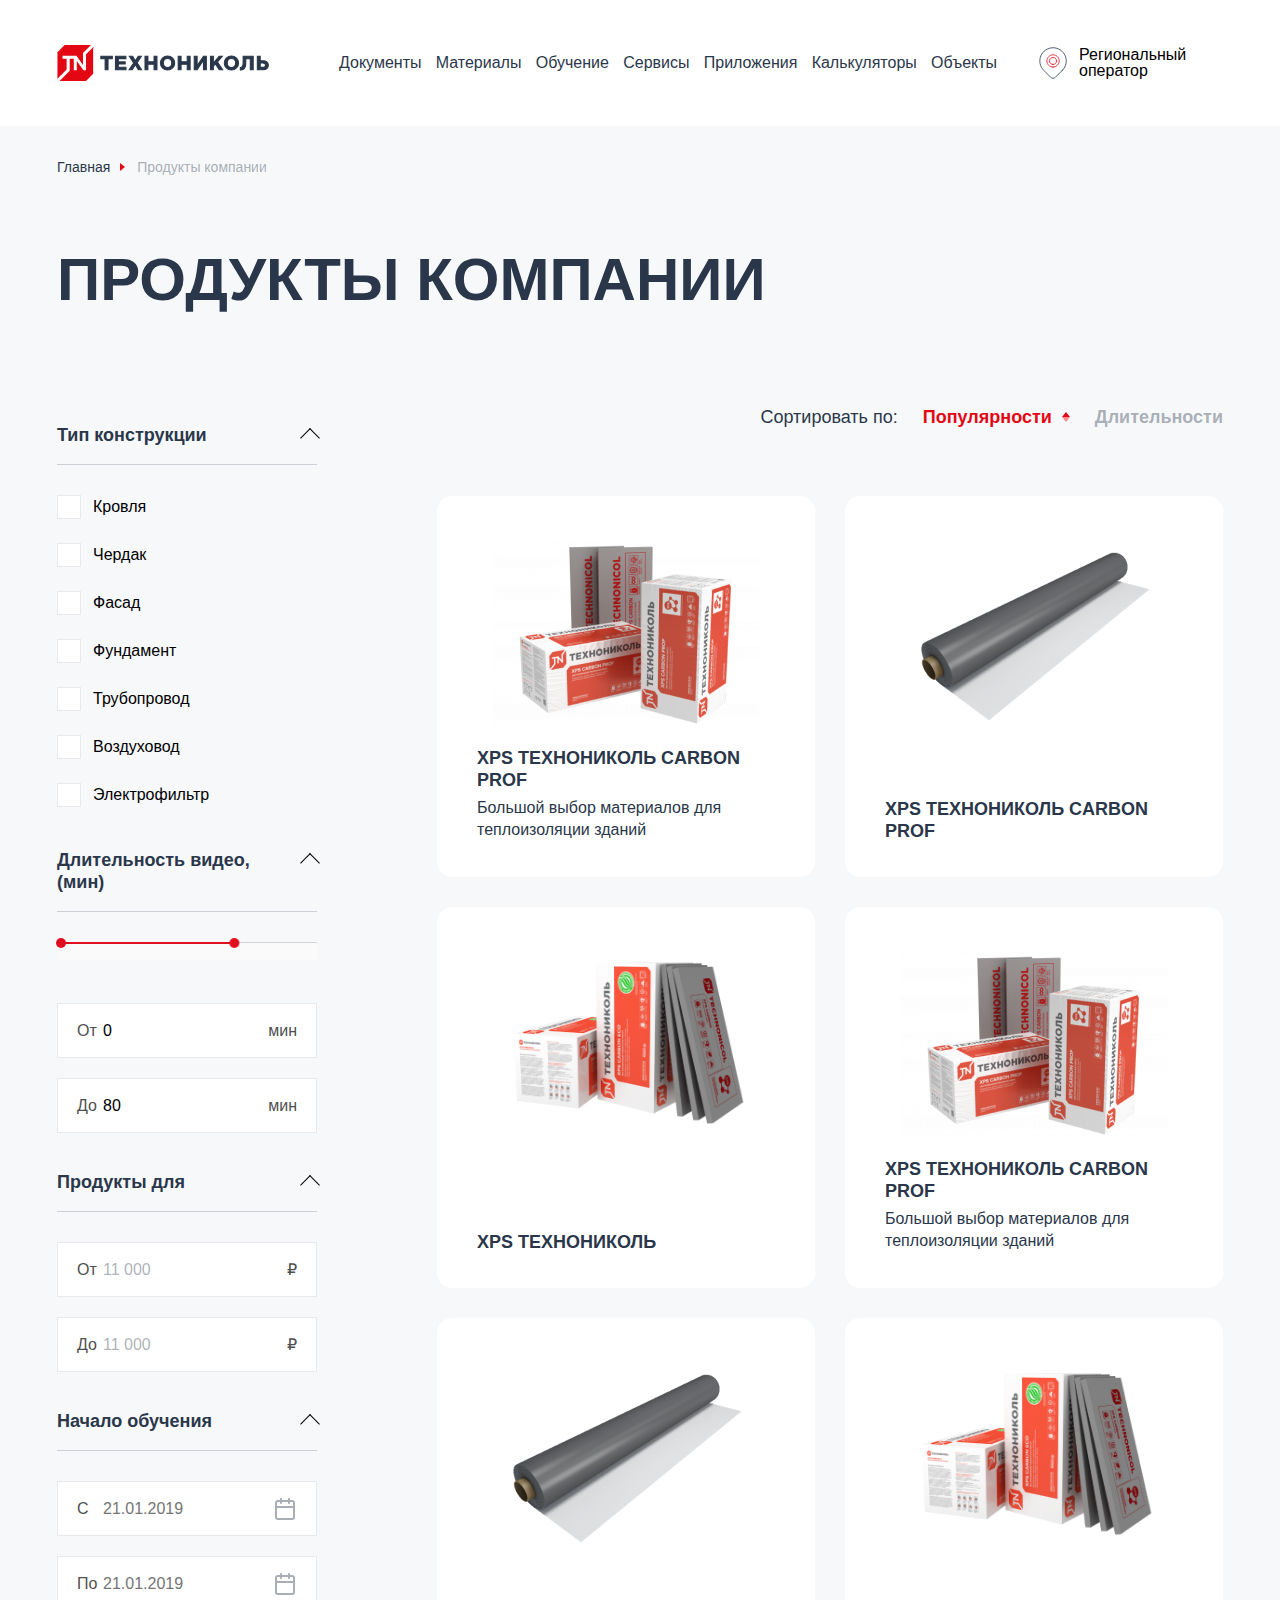
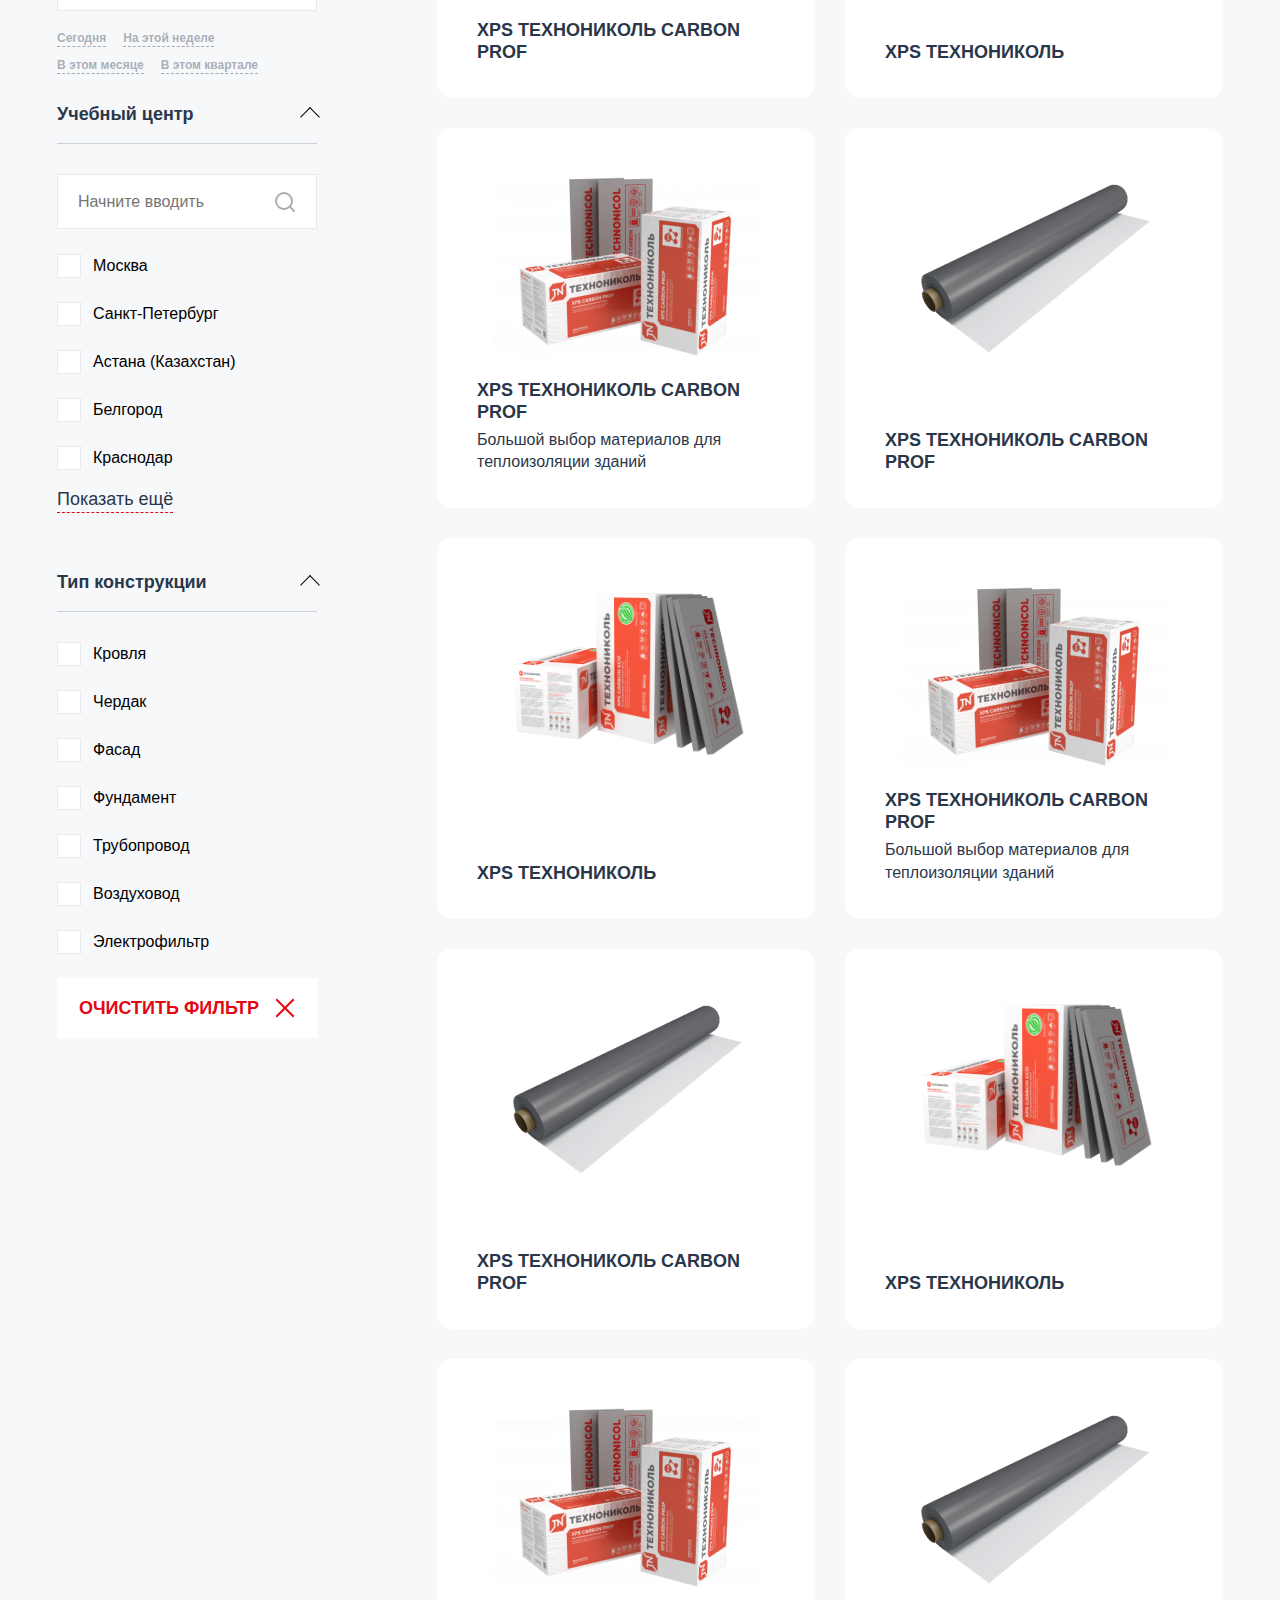
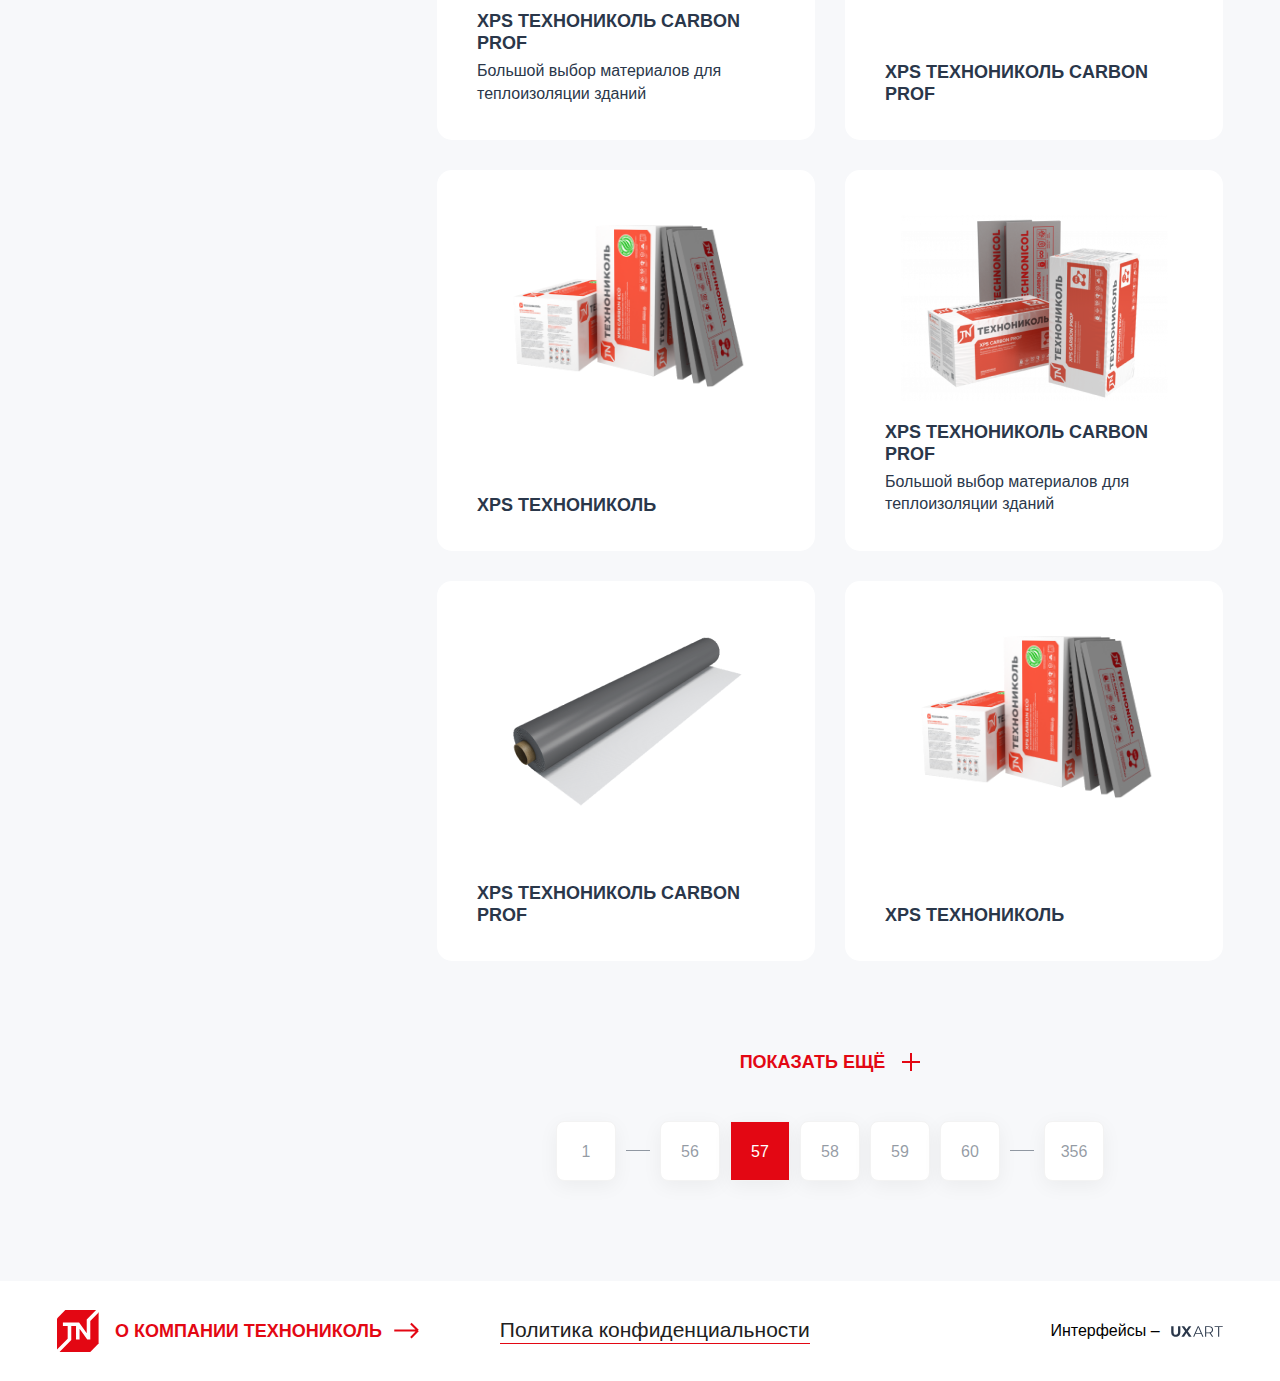
<file: products.html>
<!doctype html>
<html lang="ru">
<head>
    <meta charset="UTF-8">
    <meta name="viewport"
          content="width=device-width, user-scalable=no, initial-scale=1.0, maximum-scale=1.0, minimum-scale=1.0">
    <meta http-equiv="X-UA-Compatible" content="ie=edge">

    <title>Document</title>

    <link rel="stylesheet" href="js/datepicker/css/datepicker.min.css">
    <link rel="stylesheet" href="js/slider/nouislider.min.css">
    <link rel="stylesheet" href="js/carousel/assets/owl.carousel.css">
    <link rel="stylesheet" href="js/fb/jquery.fancybox.min.css">
    <link rel="stylesheet" href="css/main.css">
    <link rel="stylesheet" href="css/page.css">
    <link rel="stylesheet" href="css/pagenation.css">

    <script src="js/jquery-1.9.1.min.js"></script>
    <script src="js/datepicker/js/datepicker.js"></script>
    <script src="js/slider/nouislider.min.js"></script>
    <script src="js/carousel/owl.carousel.min.js"></script>
    <script src="js/fb/jquery.fancybox.min.js"></script>
    <script src="js/svgxuse.min.js"></script>
    <script src="js/filter.js"></script>
    <script src="js/main.js"></script>

</head>
<body>

<header class="header">
    <div class="container">
        <div class="header-row">
            <div class="header-box">
                <a href="/" class="header-logo">
                    <svg><use xlink:href="images/sprite.svg#logo"></use></svg>
                </a>
                <div class="header-nav-container">
                    <nav class="header-nav">
                        <ul>
                            <li><a href="#">Документы</a></li>
                            <li><a href="#">Материалы</a></li>
                            <li><a href="#">Обучение</a></li>
                            <li><a href="#">Сервисы</a></li>
                            <li><a href="#">Приложения</a></li>
                            <li><a href="#">Калькуляторы</a></li>
                            <li><a href="#">Объекты</a></li>
                        </ul>
                    </nav>

                    <div class="header-role-mobile">
                        <div class="header-role js-role">
                            <svg><use xlink:href="images/sprite.svg#map"></use></svg>
                            <span>Региональный оператор</span>
                        </div>
                    </div>

                </div>
            </div>
            <div class="header-buttons">
                <div class="header-role js-role">
                    <svg><use xlink:href="images/sprite.svg#map"></use></svg>
                    <span>Региональный оператор</span>
                </div>
                <button type="button" class="header-menu_open">
                    <span></span>
                </button>
            </div>
        </div>
    </div>
</header> <!-- header -->

    <div class="breadcrumb">
        <div class="container">
            <ul>
                <li><a href="#">Главная</a></li>
                <li>Продукты компании</li>
            </ul>
        </div>
    </div> <!-- breadcrumb -->

    <div class="catalog">
        <div class="container">
            <h1 class="catalog-title">
                ПРОДУКТЫ КОМПАНИИ
            </h1>

            <div class="catalog-wrapper">

                <div class="catalog-enum">

                    <div class="catalog-sort">
                        Сортировать по:
                        <div class="catalog-sort-buttons">
                            <span class="active" data-sort="sort">Популярности</span>
                            <span data-sort="time">Длительности</span>
                        </div>
                    </div>

                    <div class="row">
                        <div class="col-md-6 col-xxl-4">
                            <div class="catalog-item">
                                <div class="catalog-item-description">
                                    <picture>
                                        <img src="images/img-1.png" alt="">
                                    </picture>
                                    <div class="catalog-item-info">
                                        <div class="catalog-item-title">
                                            XPS ТЕХНОНИКОЛЬ
                                            CARBON PROF
                                        </div>
                                        <div class="catalog-item-text">
                                            Большой выбор материалов для теплоизоляции зданий
                                        </div>
                                    </div>
                                </div>
                                <div class="catalog-item-content">
                                    <div class="catalog-item-wrap">
                                        <div class="catalog-item-title">
                                            XPS ТЕХНОНИКОЛЬ
                                            CARBON PROF
                                        </div>
                                        <div class="catalog-item-about">
                                            Теплоизоляционный материал, изготавливаемый методом экструзии из полистирола общего назначения. Теплоизоляционный материал, изготавливаемый методом экструзии из полистирола общего назначения.
                                        </div>
                                    </div>
                                    <a href="#" class="catalog-item-more">
                                        <svg><use xlink:href="images/sprite.svg#catalog-arrow"></use></svg>
                                    </a>
                                </div>
                            </div>
                        </div>
                        <div class="col-md-6 col-xxl-4">
                            <div class="catalog-item">
                                <div class="catalog-item-description">
                                    <picture>
                                        <img src="images/img-2.png" alt="">
                                    </picture>
                                    <div class="catalog-item-info">
                                        <div class="catalog-item-title">
                                            XPS ТЕХНОНИКОЛЬ
                                            CARBON PROF
                                        </div>
                                    </div>
                                </div>
                                <div class="catalog-item-content">
                                    <div class="catalog-item-wrap">
                                        <div class="catalog-item-title">
                                            XPS ТЕХНОНИКОЛЬ
                                            CARBON PROF
                                        </div>
                                        <div class="catalog-item-about">
                                            Теплоизоляционный материал, изготавливаемый методом экструзии из полистирола общего назначения. Теплоизоляционный материал, изготавливаемый методом экструзии из полистирола общего назначения.
                                        </div>
                                    </div>
                                    <a href="#" class="catalog-item-more">
                                        <svg><use xlink:href="images/sprite.svg#catalog-arrow"></use></svg>
                                    </a>
                                </div>
                            </div>
                        </div>
                        <div class="col-md-6 col-xxl-4">
                            <div class="catalog-item">
                                <div class="catalog-item-description">
                                    <picture>
                                        <img src="images/img-3.png" alt="">
                                    </picture>
                                    <div class="catalog-item-info">
                                        <div class="catalog-item-title">
                                            XPS ТЕХНОНИКОЛЬ
                                        </div>
                                    </div>
                                </div>
                                <div class="catalog-item-content">
                                    <div class="catalog-item-wrap">
                                        <div class="catalog-item-title">
                                            XPS ТЕХНОНИКОЛЬ
                                        </div>
                                        <div class="catalog-item-about">
                                            Теплоизоляционный материал, изготавливаемый методом экструзии из полистирола общего назначения. Теплоизоляционный материал, изготавливаемый методом экструзии из полистирола общего назначения.
                                        </div>
                                    </div>
                                    <a href="#" class="catalog-item-more">
                                        <svg><use xlink:href="images/sprite.svg#catalog-arrow"></use></svg>
                                    </a>
                                </div>
                            </div>
                        </div>
                        <div class="col-md-6 col-xxl-4">
                            <div class="catalog-item">
                                <div class="catalog-item-description">
                                    <picture>
                                        <img src="images/img-1.png" alt="">
                                    </picture>
                                    <div class="catalog-item-info">
                                        <div class="catalog-item-title">
                                            XPS ТЕХНОНИКОЛЬ
                                            CARBON PROF
                                        </div>
                                        <div class="catalog-item-text">
                                            Большой выбор материалов для теплоизоляции зданий
                                        </div>
                                    </div>
                                </div>
                                <div class="catalog-item-content">
                                    <div class="catalog-item-wrap">
                                        <div class="catalog-item-title">
                                            XPS ТЕХНОНИКОЛЬ
                                            CARBON PROF
                                        </div>
                                        <div class="catalog-item-about">
                                            Теплоизоляционный материал, изготавливаемый методом экструзии из полистирола общего назначения. Теплоизоляционный материал, изготавливаемый методом экструзии из полистирола общего назначения.
                                        </div>
                                    </div>
                                    <a href="#" class="catalog-item-more">
                                        <svg><use xlink:href="images/sprite.svg#catalog-arrow"></use></svg>
                                    </a>
                                </div>
                            </div>
                        </div>
                        <div class="col-md-6 col-xxl-4">
                            <div class="catalog-item">
                                <div class="catalog-item-description">
                                    <picture>
                                        <img src="images/img-2.png" alt="">
                                    </picture>
                                    <div class="catalog-item-info">
                                        <div class="catalog-item-title">
                                            XPS ТЕХНОНИКОЛЬ
                                            CARBON PROF
                                        </div>
                                    </div>
                                </div>
                                <div class="catalog-item-content">
                                    <div class="catalog-item-wrap">
                                        <div class="catalog-item-title">
                                            XPS ТЕХНОНИКОЛЬ
                                            CARBON PROF
                                        </div>
                                        <div class="catalog-item-about">
                                            Теплоизоляционный материал, изготавливаемый методом экструзии из полистирола общего назначения. Теплоизоляционный материал, изготавливаемый методом экструзии из полистирола общего назначения.
                                        </div>
                                    </div>
                                    <a href="#" class="catalog-item-more">
                                        <svg><use xlink:href="images/sprite.svg#catalog-arrow"></use></svg>
                                    </a>
                                </div>
                            </div>
                        </div>
                        <div class="col-md-6 col-xxl-4">
                            <div class="catalog-item">
                                <div class="catalog-item-description">
                                    <picture>
                                        <img src="images/img-3.png" alt="">
                                    </picture>
                                    <div class="catalog-item-info">
                                        <div class="catalog-item-title">
                                            XPS ТЕХНОНИКОЛЬ
                                        </div>
                                    </div>
                                </div>
                                <div class="catalog-item-content">
                                    <div class="catalog-item-wrap">
                                        <div class="catalog-item-title">
                                            XPS ТЕХНОНИКОЛЬ
                                        </div>
                                        <div class="catalog-item-about">
                                            Теплоизоляционный материал, изготавливаемый методом экструзии из полистирола общего назначения. Теплоизоляционный материал, изготавливаемый методом экструзии из полистирола общего назначения.
                                        </div>
                                    </div>
                                    <a href="#" class="catalog-item-more">
                                        <svg><use xlink:href="images/sprite.svg#catalog-arrow"></use></svg>
                                    </a>
                                </div>
                            </div>
                        </div>
                        <div class="col-md-6 col-xxl-4">
                            <div class="catalog-item">
                                <div class="catalog-item-description">
                                    <picture>
                                        <img src="images/img-1.png" alt="">
                                    </picture>
                                    <div class="catalog-item-info">
                                        <div class="catalog-item-title">
                                            XPS ТЕХНОНИКОЛЬ
                                            CARBON PROF
                                        </div>
                                        <div class="catalog-item-text">
                                            Большой выбор материалов для теплоизоляции зданий
                                        </div>
                                    </div>
                                </div>
                                <div class="catalog-item-content">
                                    <div class="catalog-item-wrap">
                                        <div class="catalog-item-title">
                                            XPS ТЕХНОНИКОЛЬ
                                            CARBON PROF
                                        </div>
                                        <div class="catalog-item-about">
                                            Теплоизоляционный материал, изготавливаемый методом экструзии из полистирола общего назначения. Теплоизоляционный материал, изготавливаемый методом экструзии из полистирола общего назначения.
                                        </div>
                                    </div>
                                    <a href="#" class="catalog-item-more">
                                        <svg><use xlink:href="images/sprite.svg#catalog-arrow"></use></svg>
                                    </a>
                                </div>
                            </div>
                        </div>
                        <div class="col-md-6 col-xxl-4">
                            <div class="catalog-item">
                                <div class="catalog-item-description">
                                    <picture>
                                        <img src="images/img-2.png" alt="">
                                    </picture>
                                    <div class="catalog-item-info">
                                        <div class="catalog-item-title">
                                            XPS ТЕХНОНИКОЛЬ
                                            CARBON PROF
                                        </div>
                                    </div>
                                </div>
                                <div class="catalog-item-content">
                                    <div class="catalog-item-wrap">
                                        <div class="catalog-item-title">
                                            XPS ТЕХНОНИКОЛЬ
                                            CARBON PROF
                                        </div>
                                        <div class="catalog-item-about">
                                            Теплоизоляционный материал, изготавливаемый методом экструзии из полистирола общего назначения. Теплоизоляционный материал, изготавливаемый методом экструзии из полистирола общего назначения.
                                        </div>
                                    </div>
                                    <a href="#" class="catalog-item-more">
                                        <svg><use xlink:href="images/sprite.svg#catalog-arrow"></use></svg>
                                    </a>
                                </div>
                            </div>
                        </div>
                        <div class="col-md-6 col-xxl-4">
                            <div class="catalog-item">
                                <div class="catalog-item-description">
                                    <picture>
                                        <img src="images/img-3.png" alt="">
                                    </picture>
                                    <div class="catalog-item-info">
                                        <div class="catalog-item-title">
                                            XPS ТЕХНОНИКОЛЬ
                                        </div>
                                    </div>
                                </div>
                                <div class="catalog-item-content">
                                    <div class="catalog-item-wrap">
                                        <div class="catalog-item-title">
                                            XPS ТЕХНОНИКОЛЬ
                                        </div>
                                        <div class="catalog-item-about">
                                            Теплоизоляционный материал, изготавливаемый методом экструзии из полистирола общего назначения. Теплоизоляционный материал, изготавливаемый методом экструзии из полистирола общего назначения.
                                        </div>
                                    </div>
                                    <a href="#" class="catalog-item-more">
                                        <svg><use xlink:href="images/sprite.svg#catalog-arrow"></use></svg>
                                    </a>
                                </div>
                            </div>
                        </div>
                        <div class="col-md-6 col-xxl-4">
                            <div class="catalog-item">
                                <div class="catalog-item-description">
                                    <picture>
                                        <img src="images/img-1.png" alt="">
                                    </picture>
                                    <div class="catalog-item-info">
                                        <div class="catalog-item-title">
                                            XPS ТЕХНОНИКОЛЬ
                                            CARBON PROF
                                        </div>
                                        <div class="catalog-item-text">
                                            Большой выбор материалов для теплоизоляции зданий
                                        </div>
                                    </div>
                                </div>
                                <div class="catalog-item-content">
                                    <div class="catalog-item-wrap">
                                        <div class="catalog-item-title">
                                            XPS ТЕХНОНИКОЛЬ
                                            CARBON PROF
                                        </div>
                                        <div class="catalog-item-about">
                                            Теплоизоляционный материал, изготавливаемый методом экструзии из полистирола общего назначения. Теплоизоляционный материал, изготавливаемый методом экструзии из полистирола общего назначения.
                                        </div>
                                    </div>
                                    <a href="#" class="catalog-item-more">
                                        <svg><use xlink:href="images/sprite.svg#catalog-arrow"></use></svg>
                                    </a>
                                </div>
                            </div>
                        </div>
                        <div class="col-md-6 col-xxl-4">
                            <div class="catalog-item">
                                <div class="catalog-item-description">
                                    <picture>
                                        <img src="images/img-2.png" alt="">
                                    </picture>
                                    <div class="catalog-item-info">
                                        <div class="catalog-item-title">
                                            XPS ТЕХНОНИКОЛЬ
                                            CARBON PROF
                                        </div>
                                    </div>
                                </div>
                                <div class="catalog-item-content">
                                    <div class="catalog-item-wrap">
                                        <div class="catalog-item-title">
                                            XPS ТЕХНОНИКОЛЬ
                                            CARBON PROF
                                        </div>
                                        <div class="catalog-item-about">
                                            Теплоизоляционный материал, изготавливаемый методом экструзии из полистирола общего назначения. Теплоизоляционный материал, изготавливаемый методом экструзии из полистирола общего назначения.
                                        </div>
                                    </div>
                                    <a href="#" class="catalog-item-more">
                                        <svg><use xlink:href="images/sprite.svg#catalog-arrow"></use></svg>
                                    </a>
                                </div>
                            </div>
                        </div>
                        <div class="col-md-6 col-xxl-4">
                            <div class="catalog-item">
                                <div class="catalog-item-description">
                                    <picture>
                                        <img src="images/img-3.png" alt="">
                                    </picture>
                                    <div class="catalog-item-info">
                                        <div class="catalog-item-title">
                                            XPS ТЕХНОНИКОЛЬ
                                        </div>
                                    </div>
                                </div>
                                <div class="catalog-item-content">
                                    <div class="catalog-item-wrap">
                                        <div class="catalog-item-title">
                                            XPS ТЕХНОНИКОЛЬ
                                        </div>
                                        <div class="catalog-item-about">
                                            Теплоизоляционный материал, изготавливаемый методом экструзии из полистирола общего назначения. Теплоизоляционный материал, изготавливаемый методом экструзии из полистирола общего назначения.
                                        </div>
                                    </div>
                                    <a href="#" class="catalog-item-more">
                                        <svg><use xlink:href="images/sprite.svg#catalog-arrow"></use></svg>
                                    </a>
                                </div>
                            </div>
                        </div>
                        <div class="col-md-6 col-xxl-4">
                            <div class="catalog-item">
                                <div class="catalog-item-description">
                                    <picture>
                                        <img src="images/img-1.png" alt="">
                                    </picture>
                                    <div class="catalog-item-info">
                                        <div class="catalog-item-title">
                                            XPS ТЕХНОНИКОЛЬ
                                            CARBON PROF
                                        </div>
                                        <div class="catalog-item-text">
                                            Большой выбор материалов для теплоизоляции зданий
                                        </div>
                                    </div>
                                </div>
                                <div class="catalog-item-content">
                                    <div class="catalog-item-wrap">
                                        <div class="catalog-item-title">
                                            XPS ТЕХНОНИКОЛЬ
                                            CARBON PROF
                                        </div>
                                        <div class="catalog-item-about">
                                            Теплоизоляционный материал, изготавливаемый методом экструзии из полистирола общего назначения. Теплоизоляционный материал, изготавливаемый методом экструзии из полистирола общего назначения.
                                        </div>
                                    </div>
                                    <a href="#" class="catalog-item-more">
                                        <svg><use xlink:href="images/sprite.svg#catalog-arrow"></use></svg>
                                    </a>
                                </div>
                            </div>
                        </div>
                        <div class="col-md-6 col-xxl-4">
                            <div class="catalog-item">
                                <div class="catalog-item-description">
                                    <picture>
                                        <img src="images/img-2.png" alt="">
                                    </picture>
                                    <div class="catalog-item-info">
                                        <div class="catalog-item-title">
                                            XPS ТЕХНОНИКОЛЬ
                                            CARBON PROF
                                        </div>
                                    </div>
                                </div>
                                <div class="catalog-item-content">
                                    <div class="catalog-item-wrap">
                                        <div class="catalog-item-title">
                                            XPS ТЕХНОНИКОЛЬ
                                            CARBON PROF
                                        </div>
                                        <div class="catalog-item-about">
                                            Теплоизоляционный материал, изготавливаемый методом экструзии из полистирола общего назначения. Теплоизоляционный материал, изготавливаемый методом экструзии из полистирола общего назначения.
                                        </div>
                                    </div>
                                    <a href="#" class="catalog-item-more">
                                        <svg><use xlink:href="images/sprite.svg#catalog-arrow"></use></svg>
                                    </a>
                                </div>
                            </div>
                        </div>
                        <div class="col-md-6 col-xxl-4">
                            <div class="catalog-item">
                                <div class="catalog-item-description">
                                    <picture>
                                        <img src="images/img-3.png" alt="">
                                    </picture>
                                    <div class="catalog-item-info">
                                        <div class="catalog-item-title">
                                            XPS ТЕХНОНИКОЛЬ
                                        </div>
                                    </div>
                                </div>
                                <div class="catalog-item-content">
                                    <div class="catalog-item-wrap">
                                        <div class="catalog-item-title">
                                            XPS ТЕХНОНИКОЛЬ
                                        </div>
                                        <div class="catalog-item-about">
                                            Теплоизоляционный материал, изготавливаемый методом экструзии из полистирола общего назначения. Теплоизоляционный материал, изготавливаемый методом экструзии из полистирола общего назначения.
                                        </div>
                                    </div>
                                    <a href="#" class="catalog-item-more">
                                        <svg><use xlink:href="images/sprite.svg#catalog-arrow"></use></svg>
                                    </a>
                                </div>
                            </div>
                        </div>
                        <div class="col-md-6 col-xxl-4">
                            <div class="catalog-item">
                                <div class="catalog-item-description">
                                    <picture>
                                        <img src="images/img-1.png" alt="">
                                    </picture>
                                    <div class="catalog-item-info">
                                        <div class="catalog-item-title">
                                            XPS ТЕХНОНИКОЛЬ
                                            CARBON PROF
                                        </div>
                                        <div class="catalog-item-text">
                                            Большой выбор материалов для теплоизоляции зданий
                                        </div>
                                    </div>
                                </div>
                                <div class="catalog-item-content">
                                    <div class="catalog-item-wrap">
                                        <div class="catalog-item-title">
                                            XPS ТЕХНОНИКОЛЬ
                                            CARBON PROF
                                        </div>
                                        <div class="catalog-item-about">
                                            Теплоизоляционный материал, изготавливаемый методом экструзии из полистирола общего назначения. Теплоизоляционный материал, изготавливаемый методом экструзии из полистирола общего назначения.
                                        </div>
                                    </div>
                                    <a href="#" class="catalog-item-more">
                                        <svg><use xlink:href="images/sprite.svg#catalog-arrow"></use></svg>
                                    </a>
                                </div>
                            </div>
                        </div>
                        <div class="col-md-6 col-xxl-4">
                            <div class="catalog-item">
                                <div class="catalog-item-description">
                                    <picture>
                                        <img src="images/img-2.png" alt="">
                                    </picture>
                                    <div class="catalog-item-info">
                                        <div class="catalog-item-title">
                                            XPS ТЕХНОНИКОЛЬ
                                            CARBON PROF
                                        </div>
                                    </div>
                                </div>
                                <div class="catalog-item-content">
                                    <div class="catalog-item-wrap">
                                        <div class="catalog-item-title">
                                            XPS ТЕХНОНИКОЛЬ
                                            CARBON PROF
                                        </div>
                                        <div class="catalog-item-about">
                                            Теплоизоляционный материал, изготавливаемый методом экструзии из полистирола общего назначения. Теплоизоляционный материал, изготавливаемый методом экструзии из полистирола общего назначения.
                                        </div>
                                    </div>
                                    <a href="#" class="catalog-item-more">
                                        <svg><use xlink:href="images/sprite.svg#catalog-arrow"></use></svg>
                                    </a>
                                </div>
                            </div>
                        </div>
                        <div class="col-md-6 col-xxl-4">
                            <div class="catalog-item">
                                <div class="catalog-item-description">
                                    <picture>
                                        <img src="images/img-3.png" alt="">
                                    </picture>
                                    <div class="catalog-item-info">
                                        <div class="catalog-item-title">
                                            XPS ТЕХНОНИКОЛЬ
                                        </div>
                                    </div>
                                </div>
                                <div class="catalog-item-content">
                                    <div class="catalog-item-wrap">
                                        <div class="catalog-item-title">
                                            XPS ТЕХНОНИКОЛЬ
                                        </div>
                                        <div class="catalog-item-about">
                                            Теплоизоляционный материал, изготавливаемый методом экструзии из полистирола общего назначения. Теплоизоляционный материал, изготавливаемый методом экструзии из полистирола общего назначения.
                                        </div>
                                    </div>
                                    <a href="#" class="catalog-item-more">
                                        <svg><use xlink:href="images/sprite.svg#catalog-arrow"></use></svg>
                                    </a>
                                </div>
                            </div>
                        </div>

                        <div class="col-12">
                            <div class="pagenation">
                                <div class="pagenation-more">
                                    <a href="#" class="js-show-more">показать ещё</a>
                                </div>
                                <ul>
                                    <li class="pagenation-first"><a href="#">1</a></li>
                                    <li><a href="#">56</a></li>
                                    <li class="current"><a href="#">57</a></li>
                                    <li><a href="#">58</a></li>
                                    <li><a href="#">59</a></li>
                                    <li><a href="#">60</a></li>
                                    <li class="pagenation-last"><a href="#">356</a></li>
                                </ul>
                            </div>
                        </div>
                    </div>

                </div>

                <form class="catalog-filter">
                
                    <button type="button" class="catalog-filter-open js-open-filter">
                        Открыть фильтр
                    </button>
                
                    <div class="catalog-filter-wrapper">
                        <div class="catalog-filter-box">
                            <div class="catalog-filter-title active">
                                Тип конструкции
                            </div>
                            <div class="catalog-filter-items">
                                <div class="checkbox">
                                    <label>
                                        <input type="checkbox" name="name1">
                                        <span>Кровля</span>
                                    </label>
                                </div>
                                <div class="checkbox">
                                    <label>
                                        <input type="checkbox" name="name1">
                                        <span>Чердак</span>
                                    </label>
                                </div>
                                <div class="checkbox">
                                    <label>
                                        <input type="checkbox" name="name1">
                                        <span>Фасад</span>
                                    </label>
                                </div>
                                <div class="checkbox">
                                    <label>
                                        <input type="checkbox" name="name1">
                                        <span>Фундамент</span>
                                    </label>
                                </div>
                                <div class="checkbox">
                                    <label>
                                        <input type="checkbox" name="name1">
                                        <span>Трубопровод</span>
                                    </label>
                                </div>
                                <div class="checkbox">
                                    <label>
                                        <input type="checkbox" name="name1">
                                        <span>Воздуховод</span>
                                    </label>
                                </div>
                                <div class="checkbox">
                                    <label>
                                        <input type="checkbox" name="name1">
                                        <span>Электрофильтр</span>
                                    </label>
                                </div>
                            </div>
                        </div>
                
                        <div class="catalog-filter-box">
                            <div class="catalog-filter-title active">
                                Длительность видео, (мин)
                            </div>
                            <div class="catalog-filter-items">
                
                                <div class="catalog-filter-slider slider" id="timeslider" data-slide="true"></div>
                
                                <div class="date-input input">
                                    <div class="input-before">
                                        От
                                    </div>
                                    <input type="text" name="start" value="" placeholder="5" id="timestart">
                                    <div class="input-after">
                                        мин
                                    </div>
                                </div>
                                <div class="date-input input">
                                    <div class="input-before">
                                        До
                                    </div>
                                    <input type="text" name="start" value="" placeholder="10" id="timeend">
                                    <div class="input-after">
                                        мин
                                    </div>
                                </div>
                            </div>
                        </div>
                
                        <div class="catalog-filter-box">
                            <div class="catalog-filter-title active">
                                Продукты для
                            </div>
                            <div class="catalog-filter-items">
                                <div class="price-input input">
                                    <div class="price-input-before">
                                        От
                                    </div>
                                    <input type="text" name="start" value="" placeholder="11 000">
                                    <div class="price-input-after">
                                        ₽
                                    </div>
                                </div>
                                <div class="price-input input">
                                    <div class="price-input-before">
                                        До
                                    </div>
                                    <input type="text" name="end" value="" placeholder="11 000">
                                    <div class="price-input-after">
                                        ₽
                                    </div>
                                </div>
                            </div>
                        </div>
                
                        <div class="catalog-filter-box">
                            <div class="catalog-filter-title active">
                                Начало обучения
                            </div>
                            <div class="catalog-filter-items">
                                <div class="date-input input">
                                    <div class="input-before">
                                        С
                                    </div>
                                    <input type="text" name="start" class="js-start" value="" placeholder="21.01.2019">
                                    <svg class="input-icon" width="24"><use xlink:href="images/sprite.svg#calendar"></use></svg>
                                </div>
                                <div class="date-input input">
                                    <div class="input-before">
                                        По
                                    </div>
                                    <input type="text" name="end" class="js-end" value="" placeholder="21.01.2019">
                                    <svg class="input-icon" width="24"><use xlink:href="images/sprite.svg#calendar"></use></svg>
                                </div>
                                <div class="date-ready-enum">
                                    <button class="date-ready" type="button" data-start="05.05.2021" data-end="05.05.2021">Сегодня</button>
                                    <button class="date-ready" type="button" data-start="05.05.2021" data-end="10.05.2021">На этой неделе</button>
                                    <button class="date-ready" type="button" data-start="05.05.2021" data-end="31.05.2021">В этом месяце</button>
                                    <button class="date-ready" type="button" data-start="05.05.2021" data-end="31.07.2021">В этом квартале</button>
                                </div>
                            </div>
                        </div>
                
                
                
                        <div class="catalog-filter-box">
                            <div class="catalog-filter-title active">
                                Учебный центр
                            </div>
                            <div class="catalog-filter-items">
                
                                <div class="search-input input">
                                    <input type="text" name="search" value="" placeholder="Начните вводить">
                                    <svg class="input-icon" width="24"><use xlink:href="images/sprite.svg#search"></use></svg>
                                </div>
                
                                <div class="catalog-filter-swiper">
                                    <div class="checkbox">
                                        <label>
                                            <input type="checkbox" name="name1">
                                            <span>Москва</span>
                                        </label>
                                    </div>
                                    <div class="checkbox">
                                        <label>
                                            <input type="checkbox" name="name1">
                                            <span>Санкт-Петербург</span>
                                        </label>
                                    </div>
                                    <div class="checkbox">
                                        <label>
                                            <input type="checkbox" name="name1">
                                            <span>Астана (Казахстан)</span>
                                        </label>
                                    </div>
                                    <div class="checkbox">
                                        <label>
                                            <input type="checkbox" name="name1">
                                            <span>Белгород</span>
                                        </label>
                                    </div>
                                    <div class="checkbox">
                                        <label>
                                            <input type="checkbox" name="name1">
                                            <span>Краснодар</span>
                                        </label>
                                    </div>
                                    <div class="checkbox">
                                        <label>
                                            <input type="checkbox" name="name1">
                                            <span>Пятигорск</span>
                                        </label>
                                    </div>
                                    <div class="checkbox">
                                        <label>
                                            <input type="checkbox" name="name1">
                                            <span>Екатеринбург</span>
                                        </label>
                                    </div>
                                    <div class="checkbox">
                                        <label>
                                            <input type="checkbox" name="name1">
                                            <span>Ростов-на-Дону</span>
                                        </label>
                                    </div>
                                </div>
                
                                <button type="button" class="catalog-filter-more js-filter-more">Показать ещё</button>
                
                            </div>
                        </div>
                
                
                        <div class="catalog-filter-box">
                            <div class="catalog-filter-title active">
                                Тип конструкции
                            </div>
                            <div class="catalog-filter-items">
                                <div class="checkbox">
                                    <label>
                                        <input type="checkbox" name="name1">
                                        <span>Кровля</span>
                                    </label>
                                </div>
                                <div class="checkbox">
                                    <label>
                                        <input type="checkbox" name="name1">
                                        <span>Чердак</span>
                                    </label>
                                </div>
                                <div class="checkbox">
                                    <label>
                                        <input type="checkbox" name="name1">
                                        <span>Фасад</span>
                                    </label>
                                </div>
                                <div class="checkbox">
                                    <label>
                                        <input type="checkbox" name="name1">
                                        <span>Фундамент</span>
                                    </label>
                                </div>
                                <div class="checkbox">
                                    <label>
                                        <input type="checkbox" name="name1">
                                        <span>Трубопровод</span>
                                    </label>
                                </div>
                                <div class="checkbox">
                                    <label>
                                        <input type="checkbox" name="name1">
                                        <span>Воздуховод</span>
                                    </label>
                                </div>
                                <div class="checkbox">
                                    <label>
                                        <input type="checkbox" name="name1">
                                        <span>Электрофильтр</span>
                                    </label>
                                </div>
                            </div>
                        </div>
                
                        <div class="catalog-filter-buttons">
                            <button type="button" class="catalog-filter-clear js-filter-clear">
                                Очистить фильтр
                                <svg><use xlink:href="images/sprite.svg#clear"></use></svg>
                            </button>
                        </div>
                
                    </div>
                
                </form>

            </div>
        </div>
    </div> <!-- catalog -->



<footer class="page-footer">
    <div class="container">
        <div class="page-footer-row">
            <div class="page-footer-row">
                <div class="page-footer-about">
                    <svg class="page-footer-logo"><use xlink:href="images/sprite.svg#logo-small"></use></svg>
                    О компании технониколь
                    <svg class="page-footer-arrow"><use xlink:href="images/sprite.svg#red-arrow"></use></svg>
                </div>
                <a href="#" class="page-footer-link">
                    Политика конфиденциальности
                </a>
            </div>
            <a href="#" class="page-footer-uxart">
                Интерфейсы – <svg><use xlink:href="images/sprite.svg#uxart"></use></svg>
            </a>
        </div>
    </div>
</footer>

<div class="loading"></div>

<div class="modal modal-role js-modal-role">
    <div class="modal-title">
        Ваша роль на сайте
    </div>
    <div class="modal-dsc">
        Сайт будет подстраиваться в зависимости от вашей роли. Измениь выбор можно в любой момент. Выбор роли находится в верхней части страницы.
    </div>
    <div class="modal-role-enum">
        <button class="modal-role-item" type="button" data-text="Региональный оператор">
            <svg><use xlink:href="images/roles.svg#icon1"></use></svg>
            Региональный оператор услуг ЖКХ
        </button>
        <button class="modal-role-item" type="button" data-text="Проектная организация">
            <svg><use xlink:href="images/roles.svg#icon2"></use></svg>
            Проектная организация
        </button>
        <button class="modal-role-item" type="button" data-text="Подрядная организация">
            <svg><use xlink:href="images/roles.svg#icon3"></use></svg>
            Подрядная организация
        </button>
        <button class="modal-role-item" type="button" data-text="Жильцы">
            <svg><use xlink:href="images/roles.svg#icon4"></use></svg>
            Жильцы
        </button>
        <button class="modal-role-item" type="button" data-text="Управляющая компания">
            <svg><use xlink:href="images/roles.svg#icon5"></use></svg>
            Управляющая компания
        </button>
        <button class="modal-role-item" type="button" data-text="Другое">
            <svg><use xlink:href="images/roles.svg#icon6"></use></svg>
            Другое
        </button>
    </div>
</div>

</body>
</html>
</file>
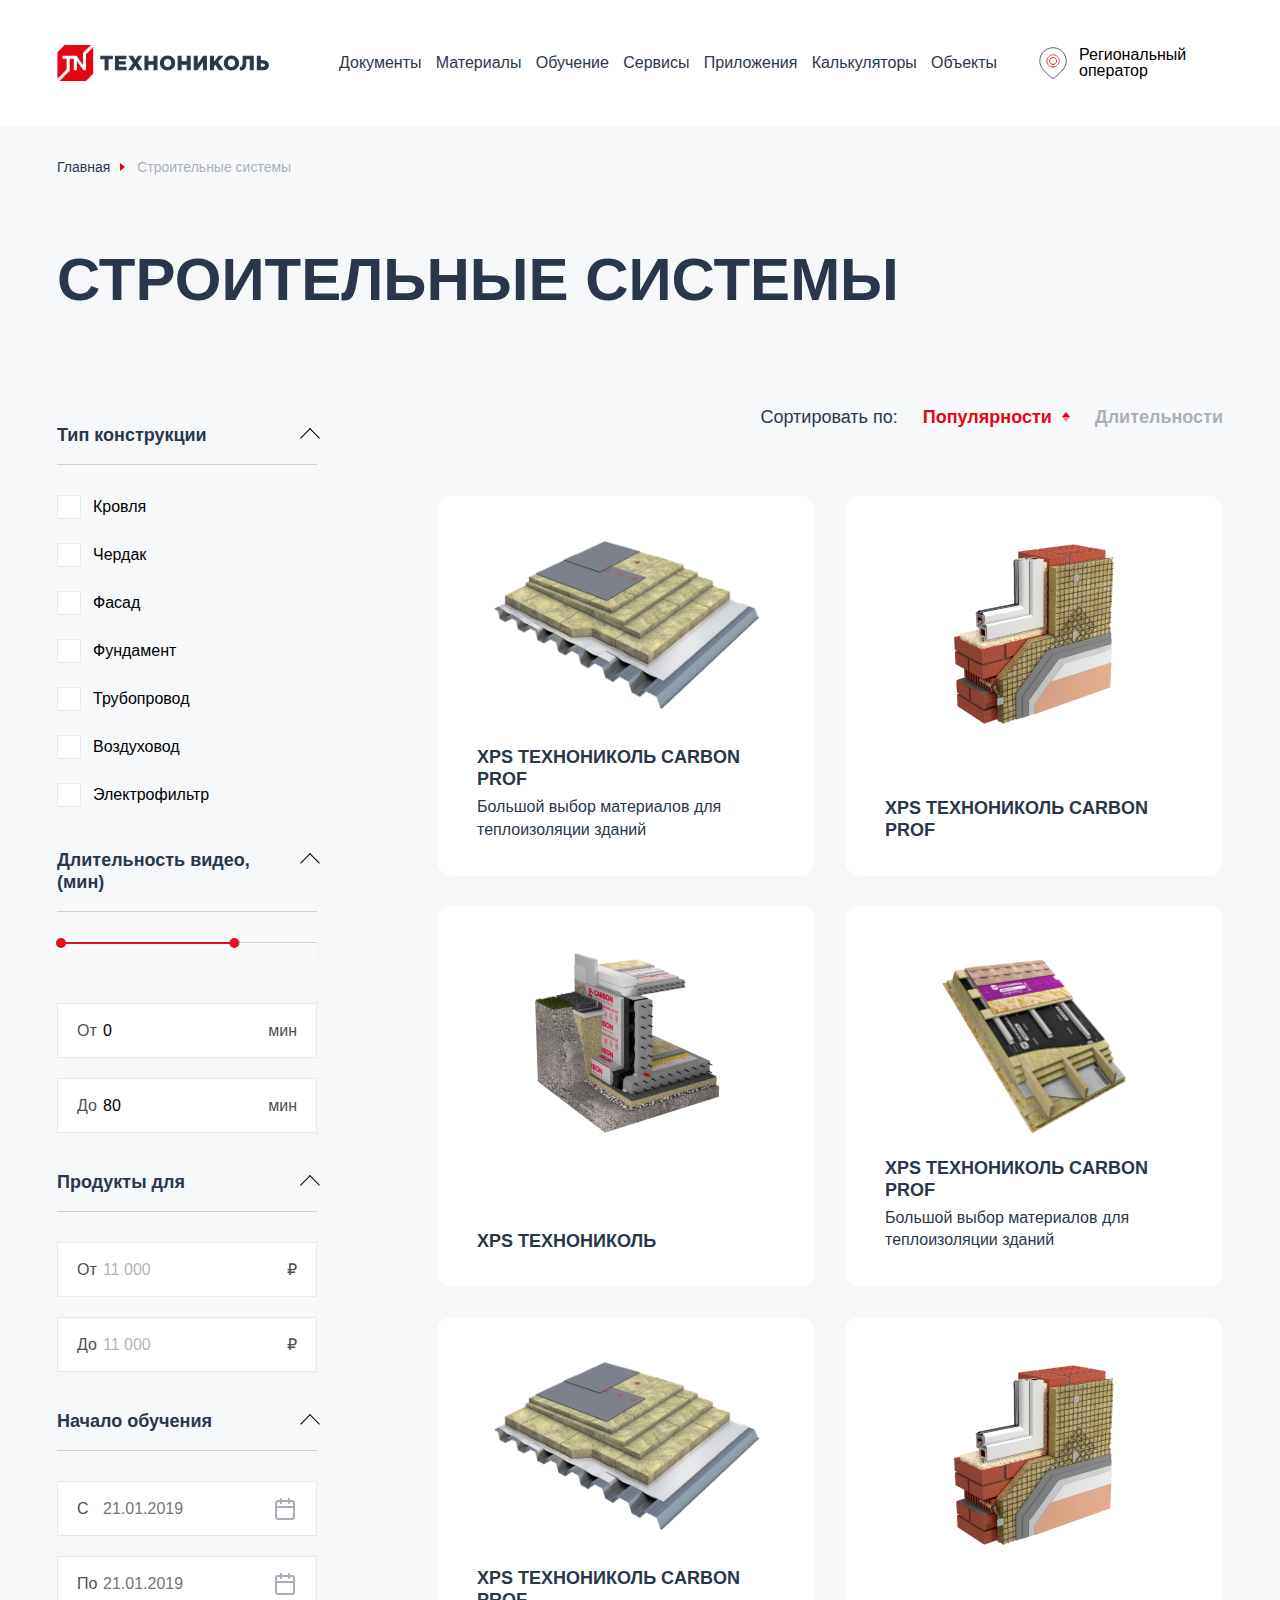
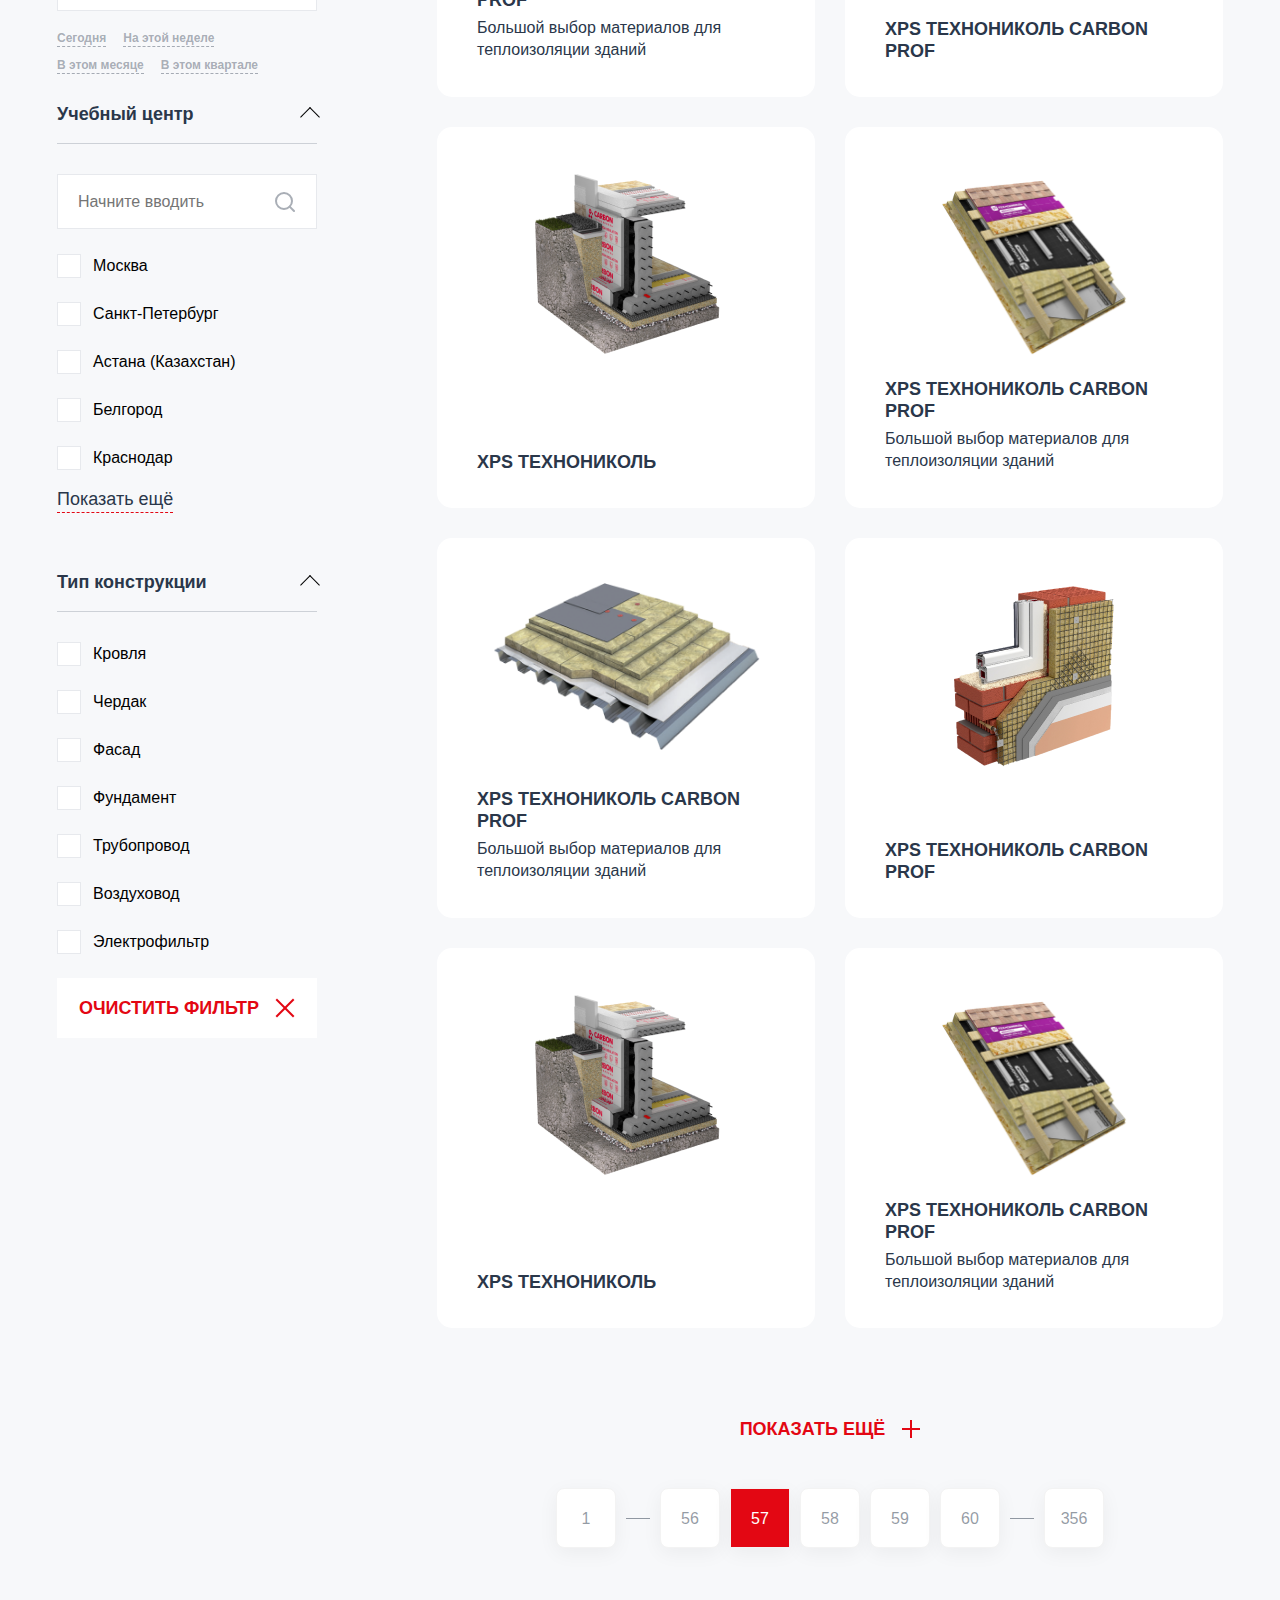
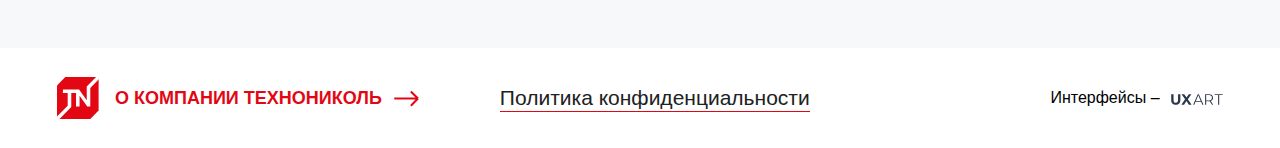
<file: systems.html>
<!doctype html>
<html lang="ru">
<head>
    <meta charset="UTF-8">
    <meta name="viewport"
          content="width=device-width, user-scalable=no, initial-scale=1.0, maximum-scale=1.0, minimum-scale=1.0">
    <meta http-equiv="X-UA-Compatible" content="ie=edge">

    <title>Document</title>

    <link rel="stylesheet" href="js/datepicker/css/datepicker.min.css">
    <link rel="stylesheet" href="js/slider/nouislider.min.css">
    <link rel="stylesheet" href="js/carousel/assets/owl.carousel.css">
    <link rel="stylesheet" href="js/fb/jquery.fancybox.min.css">
    <link rel="stylesheet" href="css/main.css">
    <link rel="stylesheet" href="css/page.css">
    <link rel="stylesheet" href="css/pagenation.css">

    <script src="js/jquery-1.9.1.min.js"></script>
    <script src="js/datepicker/js/datepicker.js"></script>
    <script src="js/slider/nouislider.min.js"></script>
    <script src="js/carousel/owl.carousel.min.js"></script>
    <script src="js/fb/jquery.fancybox.min.js"></script>
    <script src="js/svgxuse.min.js"></script>
    <script src="js/filter.js"></script>
    <script src="js/main.js"></script>

</head>
<body>

<header class="header">
    <div class="container">
        <div class="header-row">
            <div class="header-box">
                <a href="/" class="header-logo">
                    <svg><use xlink:href="images/sprite.svg#logo"></use></svg>
                </a>
                <div class="header-nav-container">
                    <nav class="header-nav">
                        <ul>
                            <li><a href="#">Документы</a></li>
                            <li><a href="#">Материалы</a></li>
                            <li><a href="#">Обучение</a></li>
                            <li><a href="#">Сервисы</a></li>
                            <li><a href="#">Приложения</a></li>
                            <li><a href="#">Калькуляторы</a></li>
                            <li><a href="#">Объекты</a></li>
                        </ul>
                    </nav>

                    <div class="header-role-mobile">
                        <div class="header-role js-role">
                            <svg><use xlink:href="images/sprite.svg#map"></use></svg>
                            <span>Региональный оператор</span>
                        </div>
                    </div>

                </div>
            </div>
            <div class="header-buttons">
                <div class="header-role js-role">
                    <svg><use xlink:href="images/sprite.svg#map"></use></svg>
                    <span>Региональный оператор</span>
                </div>
                <button type="button" class="header-menu_open">
                    <span></span>
                </button>
            </div>
        </div>
    </div>
</header> <!-- header -->

    <div class="breadcrumb">
        <div class="container">
            <ul>
                <li><a href="#">Главная</a></li>
                <li>Строительные системы</li>
            </ul>
        </div>
    </div> <!-- breadcrumb -->

    <div class="catalog">
        <div class="container">
            <h1 class="catalog-title">
                СТРОИТЕЛЬНЫЕ СИСТЕМЫ
            </h1>

            <div class="catalog-wrapper">

                <div class="catalog-enum">

                    <div class="catalog-sort">
                        Сортировать по:
                        <div class="catalog-sort-buttons">
                            <span class="active" data-sort="sort">Популярности</span>
                            <span data-sort="time">Длительности</span>
                        </div>
                    </div>

                    <div class="row">
                        <div class="col-md-6 col-xxl-4">
                            <div class="catalog-item">
                                <div class="catalog-item-description">
                                    <picture>
                                        <img src="images/img-4.png" alt="">
                                    </picture>
                                    <div class="catalog-item-info">
                                        <div class="catalog-item-title">
                                            XPS ТЕХНОНИКОЛЬ
                                            CARBON PROF
                                        </div>
                                        <div class="catalog-item-text">
                                            Большой выбор материалов для теплоизоляции зданий
                                        </div>
                                    </div>
                                </div>
                                <div class="catalog-item-content">
                                    <div class="catalog-item-wrap">
                                        <div class="catalog-item-title">
                                            XPS ТЕХНОНИКОЛЬ
                                            CARBON PROF
                                        </div>
                                        <div class="catalog-item-about">
                                            Теплоизоляционный материал, изготавливаемый методом экструзии из полистирола общего назначения. Теплоизоляционный материал, изготавливаемый методом экструзии из полистирола общего назначения.
                                        </div>
                                    </div>
                                    <a href="#" class="catalog-item-more">
                                        <svg><use xlink:href="images/sprite.svg#catalog-arrow"></use></svg>
                                    </a>
                                </div>
                            </div>
                        </div>
                        <div class="col-md-6 col-xxl-4">
                            <div class="catalog-item">
                                <div class="catalog-item-description">
                                    <picture>
                                        <img src="images/img-5.png" alt="">
                                    </picture>
                                    <div class="catalog-item-info">
                                        <div class="catalog-item-title">
                                            XPS ТЕХНОНИКОЛЬ
                                            CARBON PROF
                                        </div>
                                    </div>
                                </div>
                                <div class="catalog-item-content">
                                    <div class="catalog-item-wrap">
                                        <div class="catalog-item-title">
                                            XPS ТЕХНОНИКОЛЬ
                                            CARBON PROF
                                        </div>
                                        <div class="catalog-item-about">
                                            Теплоизоляционный материал, изготавливаемый методом экструзии из полистирола общего назначения. Теплоизоляционный материал, изготавливаемый методом экструзии из полистирола общего назначения.
                                        </div>
                                    </div>
                                    <a href="#" class="catalog-item-more">
                                        <svg><use xlink:href="images/sprite.svg#catalog-arrow"></use></svg>
                                    </a>
                                </div>
                            </div>
                        </div>
                        <div class="col-md-6 col-xxl-4">
                            <div class="catalog-item">
                                <div class="catalog-item-description">
                                    <picture>
                                        <img src="images/img-6.png" alt="">
                                    </picture>
                                    <div class="catalog-item-info">
                                        <div class="catalog-item-title">
                                            XPS ТЕХНОНИКОЛЬ
                                        </div>
                                    </div>
                                </div>
                                <div class="catalog-item-content">
                                    <div class="catalog-item-wrap">
                                        <div class="catalog-item-title">
                                            XPS ТЕХНОНИКОЛЬ
                                        </div>
                                        <div class="catalog-item-about">
                                            Теплоизоляционный материал, изготавливаемый методом экструзии из полистирола общего назначения. Теплоизоляционный материал, изготавливаемый методом экструзии из полистирола общего назначения.
                                        </div>
                                    </div>
                                    <a href="#" class="catalog-item-more">
                                        <svg><use xlink:href="images/sprite.svg#catalog-arrow"></use></svg>
                                    </a>
                                </div>
                            </div>
                        </div>
                        <div class="col-md-6 col-xxl-4">
                            <div class="catalog-item">
                                <div class="catalog-item-description">
                                    <picture>
                                        <img src="images/img-7.png" alt="">
                                    </picture>
                                    <div class="catalog-item-info">
                                        <div class="catalog-item-title">
                                            XPS ТЕХНОНИКОЛЬ
                                            CARBON PROF
                                        </div>
                                        <div class="catalog-item-text">
                                            Большой выбор материалов для теплоизоляции зданий
                                        </div>
                                    </div>
                                </div>
                                <div class="catalog-item-content">
                                    <div class="catalog-item-wrap">
                                        <div class="catalog-item-title">
                                            XPS ТЕХНОНИКОЛЬ
                                            CARBON PROF
                                        </div>
                                        <div class="catalog-item-about">
                                            Теплоизоляционный материал, изготавливаемый методом экструзии из полистирола общего назначения. Теплоизоляционный материал, изготавливаемый методом экструзии из полистирола общего назначения.
                                        </div>
                                    </div>
                                    <a href="#" class="catalog-item-more">
                                        <svg><use xlink:href="images/sprite.svg#catalog-arrow"></use></svg>
                                    </a>
                                </div>
                            </div>
                        </div>
                        <div class="col-md-6 col-xxl-4">
                            <div class="catalog-item">
                                <div class="catalog-item-description">
                                    <picture>
                                        <img src="images/img-4.png" alt="">
                                    </picture>
                                    <div class="catalog-item-info">
                                        <div class="catalog-item-title">
                                            XPS ТЕХНОНИКОЛЬ
                                            CARBON PROF
                                        </div>
                                        <div class="catalog-item-text">
                                            Большой выбор материалов для теплоизоляции зданий
                                        </div>
                                    </div>
                                </div>
                                <div class="catalog-item-content">
                                    <div class="catalog-item-wrap">
                                        <div class="catalog-item-title">
                                            XPS ТЕХНОНИКОЛЬ
                                            CARBON PROF
                                        </div>
                                        <div class="catalog-item-about">
                                            Теплоизоляционный материал, изготавливаемый методом экструзии из полистирола общего назначения. Теплоизоляционный материал, изготавливаемый методом экструзии из полистирола общего назначения.
                                        </div>
                                    </div>
                                    <a href="#" class="catalog-item-more">
                                        <svg><use xlink:href="images/sprite.svg#catalog-arrow"></use></svg>
                                    </a>
                                </div>
                            </div>
                        </div>
                        <div class="col-md-6 col-xxl-4">
                            <div class="catalog-item">
                                <div class="catalog-item-description">
                                    <picture>
                                        <img src="images/img-5.png" alt="">
                                    </picture>
                                    <div class="catalog-item-info">
                                        <div class="catalog-item-title">
                                            XPS ТЕХНОНИКОЛЬ
                                            CARBON PROF
                                        </div>
                                    </div>
                                </div>
                                <div class="catalog-item-content">
                                    <div class="catalog-item-wrap">
                                        <div class="catalog-item-title">
                                            XPS ТЕХНОНИКОЛЬ
                                            CARBON PROF
                                        </div>
                                        <div class="catalog-item-about">
                                            Теплоизоляционный материал, изготавливаемый методом экструзии из полистирола общего назначения. Теплоизоляционный материал, изготавливаемый методом экструзии из полистирола общего назначения.
                                        </div>
                                    </div>
                                    <a href="#" class="catalog-item-more">
                                        <svg><use xlink:href="images/sprite.svg#catalog-arrow"></use></svg>
                                    </a>
                                </div>
                            </div>
                        </div>
                        <div class="col-md-6 col-xxl-4">
                            <div class="catalog-item">
                                <div class="catalog-item-description">
                                    <picture>
                                        <img src="images/img-6.png" alt="">
                                    </picture>
                                    <div class="catalog-item-info">
                                        <div class="catalog-item-title">
                                            XPS ТЕХНОНИКОЛЬ
                                        </div>
                                    </div>
                                </div>
                                <div class="catalog-item-content">
                                    <div class="catalog-item-wrap">
                                        <div class="catalog-item-title">
                                            XPS ТЕХНОНИКОЛЬ
                                        </div>
                                        <div class="catalog-item-about">
                                            Теплоизоляционный материал, изготавливаемый методом экструзии из полистирола общего назначения. Теплоизоляционный материал, изготавливаемый методом экструзии из полистирола общего назначения.
                                        </div>
                                    </div>
                                    <a href="#" class="catalog-item-more">
                                        <svg><use xlink:href="images/sprite.svg#catalog-arrow"></use></svg>
                                    </a>
                                </div>
                            </div>
                        </div>
                        <div class="col-md-6 col-xxl-4">
                            <div class="catalog-item">
                                <div class="catalog-item-description">
                                    <picture>
                                        <img src="images/img-7.png" alt="">
                                    </picture>
                                    <div class="catalog-item-info">
                                        <div class="catalog-item-title">
                                            XPS ТЕХНОНИКОЛЬ
                                            CARBON PROF
                                        </div>
                                        <div class="catalog-item-text">
                                            Большой выбор материалов для теплоизоляции зданий
                                        </div>
                                    </div>
                                </div>
                                <div class="catalog-item-content">
                                    <div class="catalog-item-wrap">
                                        <div class="catalog-item-title">
                                            XPS ТЕХНОНИКОЛЬ
                                            CARBON PROF
                                        </div>
                                        <div class="catalog-item-about">
                                            Теплоизоляционный материал, изготавливаемый методом экструзии из полистирола общего назначения. Теплоизоляционный материал, изготавливаемый методом экструзии из полистирола общего назначения.
                                        </div>
                                    </div>
                                    <a href="#" class="catalog-item-more">
                                        <svg><use xlink:href="images/sprite.svg#catalog-arrow"></use></svg>
                                    </a>
                                </div>
                            </div>
                        </div>
                        <div class="col-md-6 col-xxl-4">
                            <div class="catalog-item">
                                <div class="catalog-item-description">
                                    <picture>
                                        <img src="images/img-4.png" alt="">
                                    </picture>
                                    <div class="catalog-item-info">
                                        <div class="catalog-item-title">
                                            XPS ТЕХНОНИКОЛЬ
                                            CARBON PROF
                                        </div>
                                        <div class="catalog-item-text">
                                            Большой выбор материалов для теплоизоляции зданий
                                        </div>
                                    </div>
                                </div>
                                <div class="catalog-item-content">
                                    <div class="catalog-item-wrap">
                                        <div class="catalog-item-title">
                                            XPS ТЕХНОНИКОЛЬ
                                            CARBON PROF
                                        </div>
                                        <div class="catalog-item-about">
                                            Теплоизоляционный материал, изготавливаемый методом экструзии из полистирола общего назначения. Теплоизоляционный материал, изготавливаемый методом экструзии из полистирола общего назначения.
                                        </div>
                                    </div>
                                    <a href="#" class="catalog-item-more">
                                        <svg><use xlink:href="images/sprite.svg#catalog-arrow"></use></svg>
                                    </a>
                                </div>
                            </div>
                        </div>
                        <div class="col-md-6 col-xxl-4">
                            <div class="catalog-item">
                                <div class="catalog-item-description">
                                    <picture>
                                        <img src="images/img-5.png" alt="">
                                    </picture>
                                    <div class="catalog-item-info">
                                        <div class="catalog-item-title">
                                            XPS ТЕХНОНИКОЛЬ
                                            CARBON PROF
                                        </div>
                                    </div>
                                </div>
                                <div class="catalog-item-content">
                                    <div class="catalog-item-wrap">
                                        <div class="catalog-item-title">
                                            XPS ТЕХНОНИКОЛЬ
                                            CARBON PROF
                                        </div>
                                        <div class="catalog-item-about">
                                            Теплоизоляционный материал, изготавливаемый методом экструзии из полистирола общего назначения. Теплоизоляционный материал, изготавливаемый методом экструзии из полистирола общего назначения.
                                        </div>
                                    </div>
                                    <a href="#" class="catalog-item-more">
                                        <svg><use xlink:href="images/sprite.svg#catalog-arrow"></use></svg>
                                    </a>
                                </div>
                            </div>
                        </div>
                        <div class="col-md-6 col-xxl-4">
                            <div class="catalog-item">
                                <div class="catalog-item-description">
                                    <picture>
                                        <img src="images/img-6.png" alt="">
                                    </picture>
                                    <div class="catalog-item-info">
                                        <div class="catalog-item-title">
                                            XPS ТЕХНОНИКОЛЬ
                                        </div>
                                    </div>
                                </div>
                                <div class="catalog-item-content">
                                    <div class="catalog-item-wrap">
                                        <div class="catalog-item-title">
                                            XPS ТЕХНОНИКОЛЬ
                                        </div>
                                        <div class="catalog-item-about">
                                            Теплоизоляционный материал, изготавливаемый методом экструзии из полистирола общего назначения. Теплоизоляционный материал, изготавливаемый методом экструзии из полистирола общего назначения.
                                        </div>
                                    </div>
                                    <a href="#" class="catalog-item-more">
                                        <svg><use xlink:href="images/sprite.svg#catalog-arrow"></use></svg>
                                    </a>
                                </div>
                            </div>
                        </div>
                        <div class="col-md-6 col-xxl-4">
                            <div class="catalog-item">
                                <div class="catalog-item-description">
                                    <picture>
                                        <img src="images/img-7.png" alt="">
                                    </picture>
                                    <div class="catalog-item-info">
                                        <div class="catalog-item-title">
                                            XPS ТЕХНОНИКОЛЬ
                                            CARBON PROF
                                        </div>
                                        <div class="catalog-item-text">
                                            Большой выбор материалов для теплоизоляции зданий
                                        </div>
                                    </div>
                                </div>
                                <div class="catalog-item-content">
                                    <div class="catalog-item-wrap">
                                        <div class="catalog-item-title">
                                            XPS ТЕХНОНИКОЛЬ
                                            CARBON PROF
                                        </div>
                                        <div class="catalog-item-about">
                                            Теплоизоляционный материал, изготавливаемый методом экструзии из полистирола общего назначения. Теплоизоляционный материал, изготавливаемый методом экструзии из полистирола общего назначения.
                                        </div>
                                    </div>
                                    <a href="#" class="catalog-item-more">
                                        <svg><use xlink:href="images/sprite.svg#catalog-arrow"></use></svg>
                                    </a>
                                </div>
                            </div>
                        </div>

                        <div class="col-12">
                            <div class="pagenation">
                                <div class="pagenation-more">
                                    <a href="#" class="js-show-more">показать ещё</a>
                                </div>
                                <ul>
                                    <li class="pagenation-first"><a href="#">1</a></li>
                                    <li><a href="#">56</a></li>
                                    <li class="current"><a href="#">57</a></li>
                                    <li><a href="#">58</a></li>
                                    <li><a href="#">59</a></li>
                                    <li><a href="#">60</a></li>
                                    <li class="pagenation-last"><a href="#">356</a></li>
                                </ul>
                            </div>
                        </div>
                    </div>

                </div>

                <form class="catalog-filter">
                
                    <button type="button" class="catalog-filter-open js-open-filter">
                        Открыть фильтр
                    </button>
                
                    <div class="catalog-filter-wrapper">
                        <div class="catalog-filter-box">
                            <div class="catalog-filter-title active">
                                Тип конструкции
                            </div>
                            <div class="catalog-filter-items">
                                <div class="checkbox">
                                    <label>
                                        <input type="checkbox" name="name1">
                                        <span>Кровля</span>
                                    </label>
                                </div>
                                <div class="checkbox">
                                    <label>
                                        <input type="checkbox" name="name1">
                                        <span>Чердак</span>
                                    </label>
                                </div>
                                <div class="checkbox">
                                    <label>
                                        <input type="checkbox" name="name1">
                                        <span>Фасад</span>
                                    </label>
                                </div>
                                <div class="checkbox">
                                    <label>
                                        <input type="checkbox" name="name1">
                                        <span>Фундамент</span>
                                    </label>
                                </div>
                                <div class="checkbox">
                                    <label>
                                        <input type="checkbox" name="name1">
                                        <span>Трубопровод</span>
                                    </label>
                                </div>
                                <div class="checkbox">
                                    <label>
                                        <input type="checkbox" name="name1">
                                        <span>Воздуховод</span>
                                    </label>
                                </div>
                                <div class="checkbox">
                                    <label>
                                        <input type="checkbox" name="name1">
                                        <span>Электрофильтр</span>
                                    </label>
                                </div>
                            </div>
                        </div>
                
                        <div class="catalog-filter-box">
                            <div class="catalog-filter-title active">
                                Длительность видео, (мин)
                            </div>
                            <div class="catalog-filter-items">
                
                                <div class="catalog-filter-slider slider" id="timeslider" data-slide="true"></div>
                
                                <div class="date-input input">
                                    <div class="input-before">
                                        От
                                    </div>
                                    <input type="text" name="start" value="" placeholder="5" id="timestart">
                                    <div class="input-after">
                                        мин
                                    </div>
                                </div>
                                <div class="date-input input">
                                    <div class="input-before">
                                        До
                                    </div>
                                    <input type="text" name="start" value="" placeholder="10" id="timeend">
                                    <div class="input-after">
                                        мин
                                    </div>
                                </div>
                            </div>
                        </div>
                
                        <div class="catalog-filter-box">
                            <div class="catalog-filter-title active">
                                Продукты для
                            </div>
                            <div class="catalog-filter-items">
                                <div class="price-input input">
                                    <div class="price-input-before">
                                        От
                                    </div>
                                    <input type="text" name="start" value="" placeholder="11 000">
                                    <div class="price-input-after">
                                        ₽
                                    </div>
                                </div>
                                <div class="price-input input">
                                    <div class="price-input-before">
                                        До
                                    </div>
                                    <input type="text" name="end" value="" placeholder="11 000">
                                    <div class="price-input-after">
                                        ₽
                                    </div>
                                </div>
                            </div>
                        </div>
                
                        <div class="catalog-filter-box">
                            <div class="catalog-filter-title active">
                                Начало обучения
                            </div>
                            <div class="catalog-filter-items">
                                <div class="date-input input">
                                    <div class="input-before">
                                        С
                                    </div>
                                    <input type="text" name="start" class="js-start" value="" placeholder="21.01.2019">
                                    <svg class="input-icon" width="24"><use xlink:href="images/sprite.svg#calendar"></use></svg>
                                </div>
                                <div class="date-input input">
                                    <div class="input-before">
                                        По
                                    </div>
                                    <input type="text" name="end" class="js-end" value="" placeholder="21.01.2019">
                                    <svg class="input-icon" width="24"><use xlink:href="images/sprite.svg#calendar"></use></svg>
                                </div>
                                <div class="date-ready-enum">
                                    <button class="date-ready" type="button" data-start="05.05.2021" data-end="05.05.2021">Сегодня</button>
                                    <button class="date-ready" type="button" data-start="05.05.2021" data-end="10.05.2021">На этой неделе</button>
                                    <button class="date-ready" type="button" data-start="05.05.2021" data-end="31.05.2021">В этом месяце</button>
                                    <button class="date-ready" type="button" data-start="05.05.2021" data-end="31.07.2021">В этом квартале</button>
                                </div>
                            </div>
                        </div>
                
                
                
                        <div class="catalog-filter-box">
                            <div class="catalog-filter-title active">
                                Учебный центр
                            </div>
                            <div class="catalog-filter-items">
                
                                <div class="search-input input">
                                    <input type="text" name="search" value="" placeholder="Начните вводить">
                                    <svg class="input-icon" width="24"><use xlink:href="images/sprite.svg#search"></use></svg>
                                </div>
                
                                <div class="catalog-filter-swiper">
                                    <div class="checkbox">
                                        <label>
                                            <input type="checkbox" name="name1">
                                            <span>Москва</span>
                                        </label>
                                    </div>
                                    <div class="checkbox">
                                        <label>
                                            <input type="checkbox" name="name1">
                                            <span>Санкт-Петербург</span>
                                        </label>
                                    </div>
                                    <div class="checkbox">
                                        <label>
                                            <input type="checkbox" name="name1">
                                            <span>Астана (Казахстан)</span>
                                        </label>
                                    </div>
                                    <div class="checkbox">
                                        <label>
                                            <input type="checkbox" name="name1">
                                            <span>Белгород</span>
                                        </label>
                                    </div>
                                    <div class="checkbox">
                                        <label>
                                            <input type="checkbox" name="name1">
                                            <span>Краснодар</span>
                                        </label>
                                    </div>
                                    <div class="checkbox">
                                        <label>
                                            <input type="checkbox" name="name1">
                                            <span>Пятигорск</span>
                                        </label>
                                    </div>
                                    <div class="checkbox">
                                        <label>
                                            <input type="checkbox" name="name1">
                                            <span>Екатеринбург</span>
                                        </label>
                                    </div>
                                    <div class="checkbox">
                                        <label>
                                            <input type="checkbox" name="name1">
                                            <span>Ростов-на-Дону</span>
                                        </label>
                                    </div>
                                </div>
                
                                <button type="button" class="catalog-filter-more js-filter-more">Показать ещё</button>
                
                            </div>
                        </div>
                
                
                        <div class="catalog-filter-box">
                            <div class="catalog-filter-title active">
                                Тип конструкции
                            </div>
                            <div class="catalog-filter-items">
                                <div class="checkbox">
                                    <label>
                                        <input type="checkbox" name="name1">
                                        <span>Кровля</span>
                                    </label>
                                </div>
                                <div class="checkbox">
                                    <label>
                                        <input type="checkbox" name="name1">
                                        <span>Чердак</span>
                                    </label>
                                </div>
                                <div class="checkbox">
                                    <label>
                                        <input type="checkbox" name="name1">
                                        <span>Фасад</span>
                                    </label>
                                </div>
                                <div class="checkbox">
                                    <label>
                                        <input type="checkbox" name="name1">
                                        <span>Фундамент</span>
                                    </label>
                                </div>
                                <div class="checkbox">
                                    <label>
                                        <input type="checkbox" name="name1">
                                        <span>Трубопровод</span>
                                    </label>
                                </div>
                                <div class="checkbox">
                                    <label>
                                        <input type="checkbox" name="name1">
                                        <span>Воздуховод</span>
                                    </label>
                                </div>
                                <div class="checkbox">
                                    <label>
                                        <input type="checkbox" name="name1">
                                        <span>Электрофильтр</span>
                                    </label>
                                </div>
                            </div>
                        </div>
                
                        <div class="catalog-filter-buttons">
                            <button type="button" class="catalog-filter-clear js-filter-clear">
                                Очистить фильтр
                                <svg><use xlink:href="images/sprite.svg#clear"></use></svg>
                            </button>
                        </div>
                
                    </div>
                
                </form>

            </div>
        </div>
    </div> <!-- catalog -->



<footer class="page-footer">
    <div class="container">
        <div class="page-footer-row">
            <div class="page-footer-row">
                <div class="page-footer-about">
                    <svg class="page-footer-logo"><use xlink:href="images/sprite.svg#logo-small"></use></svg>
                    О компании технониколь
                    <svg class="page-footer-arrow"><use xlink:href="images/sprite.svg#red-arrow"></use></svg>
                </div>
                <a href="#" class="page-footer-link">
                    Политика конфиденциальности
                </a>
            </div>
            <a href="#" class="page-footer-uxart">
                Интерфейсы – <svg><use xlink:href="images/sprite.svg#uxart"></use></svg>
            </a>
        </div>
    </div>
</footer>

<div class="loading"></div>

<div class="modal modal-role js-modal-role">
    <div class="modal-title">
        Ваша роль на сайте
    </div>
    <div class="modal-dsc">
        Сайт будет подстраиваться в зависимости от вашей роли. Измениь выбор можно в любой момент. Выбор роли находится в верхней части страницы.
    </div>
    <div class="modal-role-enum">
        <button class="modal-role-item" type="button" data-text="Региональный оператор">
            <svg><use xlink:href="images/roles.svg#icon1"></use></svg>
            Региональный оператор услуг ЖКХ
        </button>
        <button class="modal-role-item" type="button" data-text="Проектная организация">
            <svg><use xlink:href="images/roles.svg#icon2"></use></svg>
            Проектная организация
        </button>
        <button class="modal-role-item" type="button" data-text="Подрядная организация">
            <svg><use xlink:href="images/roles.svg#icon3"></use></svg>
            Подрядная организация
        </button>
        <button class="modal-role-item" type="button" data-text="Жильцы">
            <svg><use xlink:href="images/roles.svg#icon4"></use></svg>
            Жильцы
        </button>
        <button class="modal-role-item" type="button" data-text="Управляющая компания">
            <svg><use xlink:href="images/roles.svg#icon5"></use></svg>
            Управляющая компания
        </button>
        <button class="modal-role-item" type="button" data-text="Другое">
            <svg><use xlink:href="images/roles.svg#icon6"></use></svg>
            Другое
        </button>
    </div>
</div>

</body>
</html>
</file>
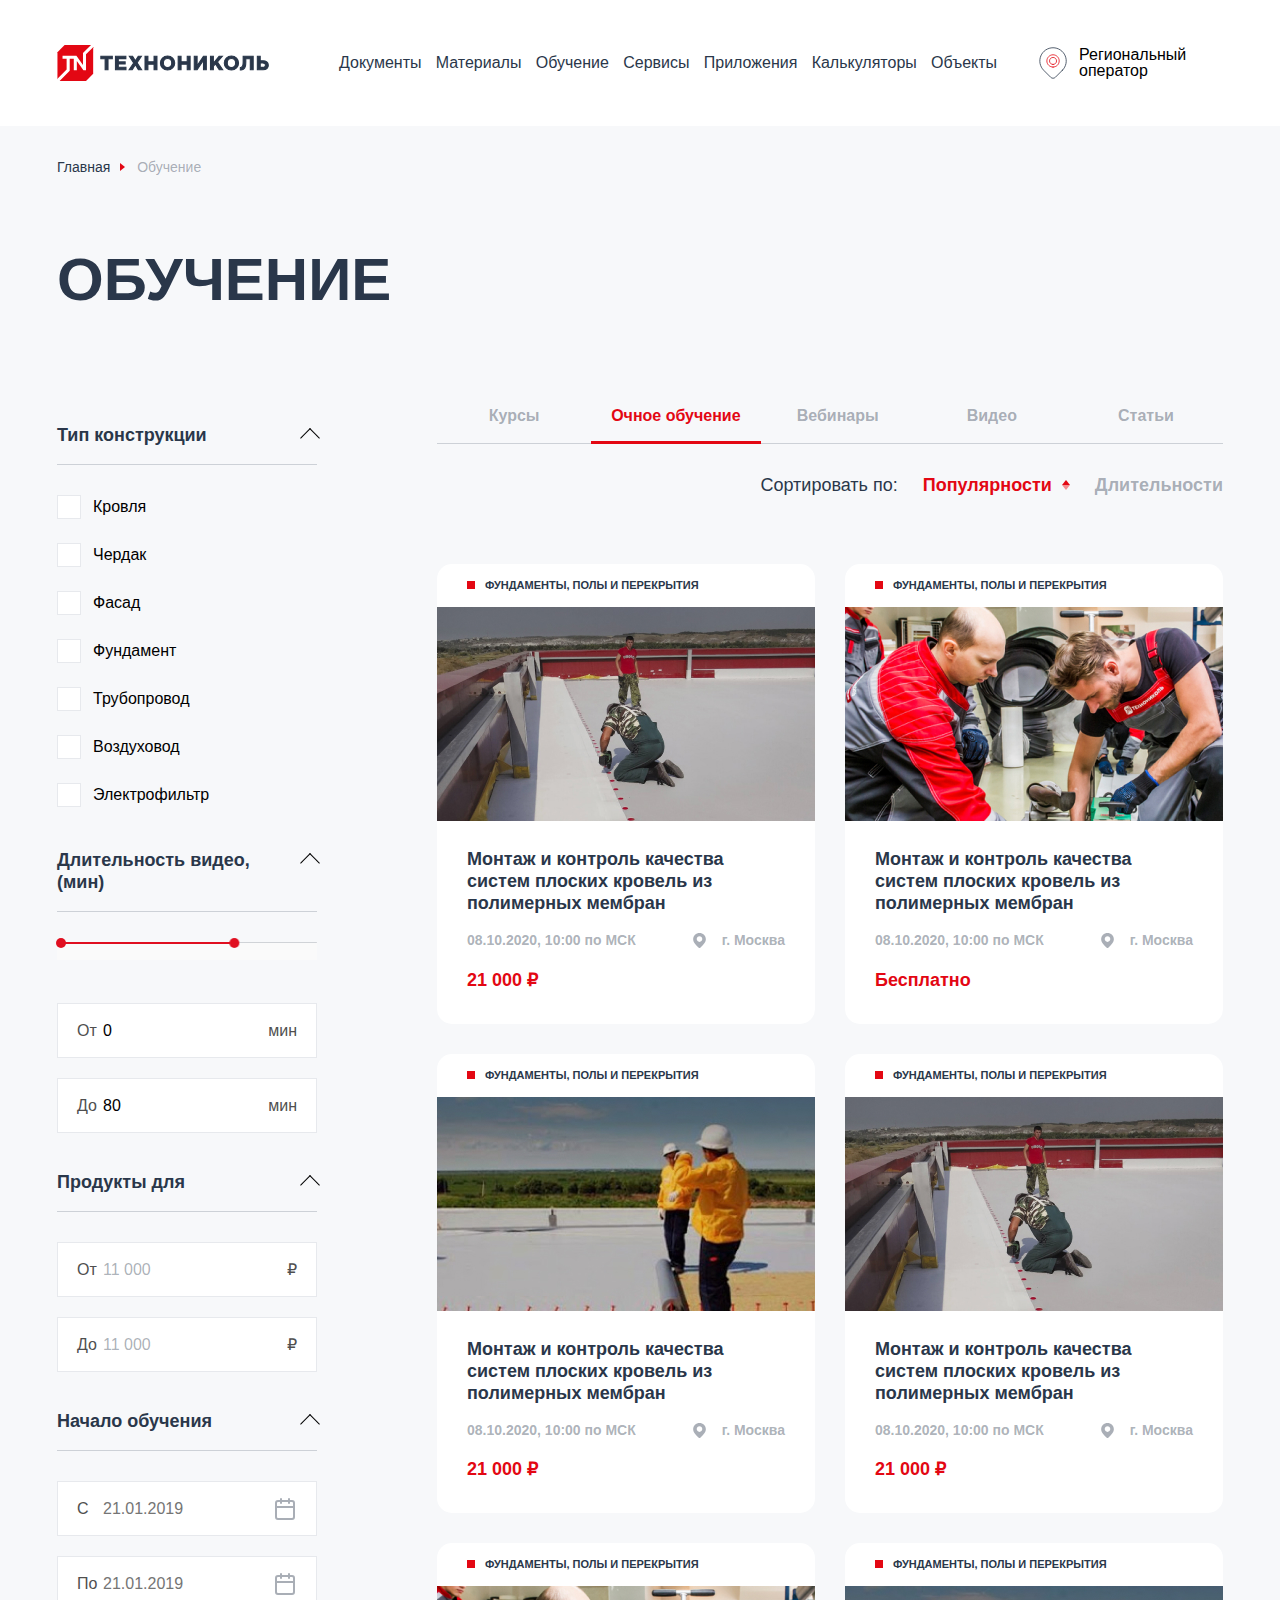
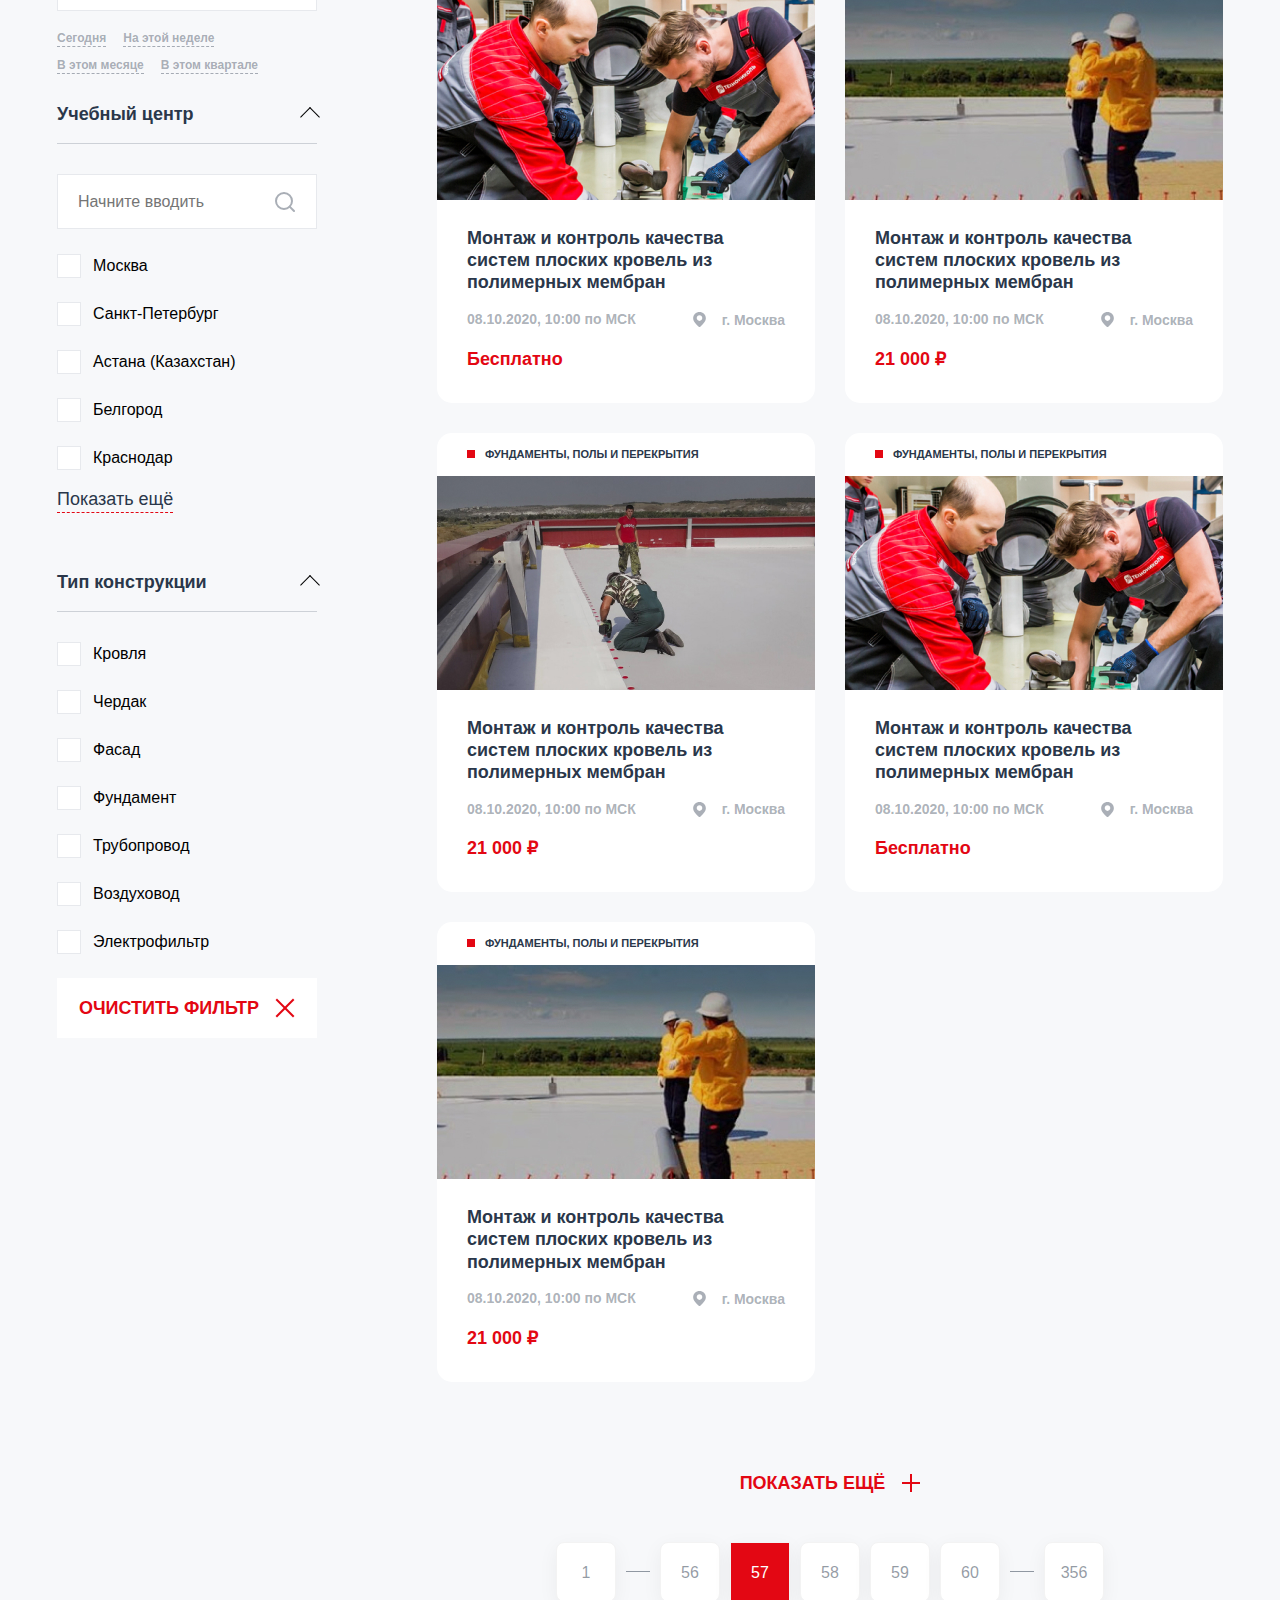
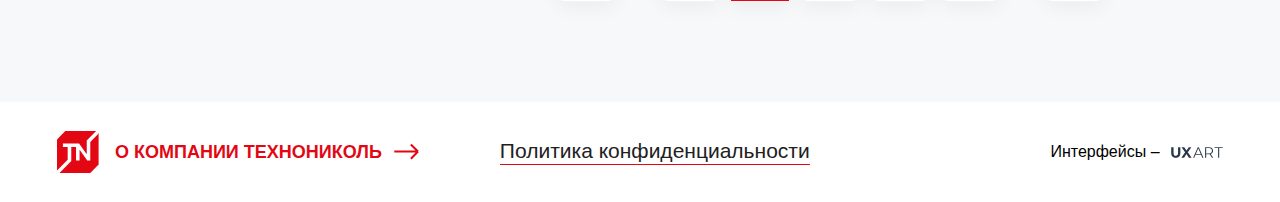
<file: training.html>
<!doctype html>
<html lang="ru">
<head>
    <meta charset="UTF-8">
    <meta name="viewport"
          content="width=device-width, user-scalable=no, initial-scale=1.0, maximum-scale=1.0, minimum-scale=1.0">
    <meta http-equiv="X-UA-Compatible" content="ie=edge">

    <title>Document</title>

    <link rel="stylesheet" href="js/datepicker/css/datepicker.min.css">
    <link rel="stylesheet" href="js/slider/nouislider.min.css">
    <link rel="stylesheet" href="js/carousel/assets/owl.carousel.css">
    <link rel="stylesheet" href="js/fb/jquery.fancybox.min.css">
    <link rel="stylesheet" href="css/main.css">
    <link rel="stylesheet" href="css/page.css">
    <link rel="stylesheet" href="css/pagenation.css">

    <script src="js/jquery-1.9.1.min.js"></script>
    <script src="js/datepicker/js/datepicker.js"></script>
    <script src="js/slider/nouislider.min.js"></script>
    <script src="js/carousel/owl.carousel.min.js"></script>
    <script src="js/fb/jquery.fancybox.min.js"></script>
    <script src="js/svgxuse.min.js"></script>
    <script src="js/filter.js"></script>
    <script src="js/main.js"></script>

</head>
<body>

<header class="header">
    <div class="container">
        <div class="header-row">
            <div class="header-box">
                <a href="/" class="header-logo">
                    <svg><use xlink:href="images/sprite.svg#logo"></use></svg>
                </a>
                <div class="header-nav-container">
                    <nav class="header-nav">
                        <ul>
                            <li><a href="#">Документы</a></li>
                            <li><a href="#">Материалы</a></li>
                            <li><a href="#">Обучение</a></li>
                            <li><a href="#">Сервисы</a></li>
                            <li><a href="#">Приложения</a></li>
                            <li><a href="#">Калькуляторы</a></li>
                            <li><a href="#">Объекты</a></li>
                        </ul>
                    </nav>

                    <div class="header-role-mobile">
                        <div class="header-role js-role">
                            <svg><use xlink:href="images/sprite.svg#map"></use></svg>
                            <span>Региональный оператор</span>
                        </div>
                    </div>

                </div>
            </div>
            <div class="header-buttons">
                <div class="header-role js-role">
                    <svg><use xlink:href="images/sprite.svg#map"></use></svg>
                    <span>Региональный оператор</span>
                </div>
                <button type="button" class="header-menu_open">
                    <span></span>
                </button>
            </div>
        </div>
    </div>
</header> <!-- header -->

    <div class="breadcrumb">
        <div class="container">
            <ul>
                <li><a href="#">Главная</a></li>
                <li>Обучение</li>
            </ul>
        </div>
    </div> <!-- breadcrumb -->

    <div class="catalog">
        <div class="container">
            <h1 class="catalog-title">
                Обучение
            </h1>

            <div class="catalog-wrapper">

                <div class="catalog-enum">

                    <div class="catalog-menu">
                        <div class="catalog-menu-enum">
                            <ul>
                                <li><a href="#">Курсы</a></li>
                                <li class="active"><a href="#">Очное обучение</a></li>
                                <li><a href="#">Вебинары</a></li>
                                <li><a href="#">Видео</a></li>
                                <li><a href="#">Статьи</a></li>
                            </ul>
                        </div>

                        <div class="catalog-sort">
                            Сортировать по:
                            <div class="catalog-sort-buttons">
                                <span class="active" data-sort="sort">Популярности</span>
                                <span data-sort="time">Длительности</span>
                            </div>
                        </div>
                    </div>

                    <div class="row">
                        <div class="col-md-6 col-xxl-4">
                            <div href="#" class="traning-item">
                                <div class="traning-section">
                                    Фундаменты, полы и перекрытия
                                </div>
                                <a href="#">
                                    <picture>
                                        <img src="images/img-8.jpg" alt="">
                                    </picture>
                                </a>
                                <div class="traning-content">
                                    <a href="#" class="traning-title">
                                        Монтаж и контроль качества систем плоских кровель из полимерных мембран
                                    </a>
                                    <div class="traning-info">
                                        <div class="traning-data">
                                            08.10.2020, 10:00 по МСК
                                        </div>
                                        <div class="traning-location">
                                            <svg><use xlink:href="images/sprite.svg#location"></use></svg>
                                            г. Москва
                                        </div>
                                    </div>
                                    <div class="traning-price">
                                        21 000 ₽
                                    </div>
                                </div>
                            </div>
                        </div>

                        <div class="col-md-6 col-xxl-4">
                            <div href="#" class="traning-item">
                                <div class="traning-section">
                                    Фундаменты, полы и перекрытия
                                </div>
                                <a href="#">
                                    <picture>
                                        <img src="images/img-9.jpg" alt="">
                                    </picture>
                                </a>
                                <div class="traning-content">
                                    <a href="#" class="traning-title">
                                        Монтаж и контроль качества систем плоских кровель из полимерных мембран
                                    </a>
                                    <div class="traning-info">
                                        <div class="traning-data">
                                            08.10.2020, 10:00 по МСК
                                        </div>
                                        <div class="traning-location">
                                            <svg><use xlink:href="images/sprite.svg#location"></use></svg>
                                            г. Москва
                                        </div>
                                    </div>
                                    <div class="traning-price">
                                        Бесплатно
                                    </div>
                                </div>
                            </div>
                        </div>

                        <div class="col-md-6 col-xxl-4">
                            <div href="#" class="traning-item">
                                <div class="traning-section">
                                    Фундаменты, полы и перекрытия
                                </div>
                                <a href="#">
                                    <picture>
                                        <img src="images/img-10.jpg" alt="">
                                    </picture>
                                </a>
                                <div class="traning-content">
                                    <a href="#" class="traning-title">
                                        Монтаж и контроль качества систем плоских кровель из полимерных мембран
                                    </a>
                                    <div class="traning-info">
                                        <div class="traning-data">
                                            08.10.2020, 10:00 по МСК
                                        </div>
                                        <div class="traning-location">
                                            <svg><use xlink:href="images/sprite.svg#location"></use></svg>
                                            г. Москва
                                        </div>
                                    </div>
                                    <div class="traning-price">
                                        21 000 ₽
                                    </div>
                                </div>
                            </div>
                        </div>
                        <div class="col-md-6 col-xxl-4">
                            <div href="#" class="traning-item">
                                <div class="traning-section">
                                    Фундаменты, полы и перекрытия
                                </div>
                                <a href="#">
                                    <picture>
                                        <img src="images/img-8.jpg" alt="">
                                    </picture>
                                </a>
                                <div class="traning-content">
                                    <a href="#" class="traning-title">
                                        Монтаж и контроль качества систем плоских кровель из полимерных мембран
                                    </a>
                                    <div class="traning-info">
                                        <div class="traning-data">
                                            08.10.2020, 10:00 по МСК
                                        </div>
                                        <div class="traning-location">
                                            <svg><use xlink:href="images/sprite.svg#location"></use></svg>
                                            г. Москва
                                        </div>
                                    </div>
                                    <div class="traning-price">
                                        21 000 ₽
                                    </div>
                                </div>
                            </div>
                        </div>

                        <div class="col-md-6 col-xxl-4">
                            <div href="#" class="traning-item">
                                <div class="traning-section">
                                    Фундаменты, полы и перекрытия
                                </div>
                                <a href="#">
                                    <picture>
                                        <img src="images/img-9.jpg" alt="">
                                    </picture>
                                </a>
                                <div class="traning-content">
                                    <a href="#" class="traning-title">
                                        Монтаж и контроль качества систем плоских кровель из полимерных мембран
                                    </a>
                                    <div class="traning-info">
                                        <div class="traning-data">
                                            08.10.2020, 10:00 по МСК
                                        </div>
                                        <div class="traning-location">
                                            <svg><use xlink:href="images/sprite.svg#location"></use></svg>
                                            г. Москва
                                        </div>
                                    </div>
                                    <div class="traning-price">
                                        Бесплатно
                                    </div>
                                </div>
                            </div>
                        </div>

                        <div class="col-md-6 col-xxl-4">
                            <div href="#" class="traning-item">
                                <div class="traning-section">
                                    Фундаменты, полы и перекрытия
                                </div>
                                <a href="#">
                                    <picture>
                                        <img src="images/img-10.jpg" alt="">
                                    </picture>
                                </a>
                                <div class="traning-content">
                                    <a href="#" class="traning-title">
                                        Монтаж и контроль качества систем плоских кровель из полимерных мембран
                                    </a>
                                    <div class="traning-info">
                                        <div class="traning-data">
                                            08.10.2020, 10:00 по МСК
                                        </div>
                                        <div class="traning-location">
                                            <svg><use xlink:href="images/sprite.svg#location"></use></svg>
                                            г. Москва
                                        </div>
                                    </div>
                                    <div class="traning-price">
                                        21 000 ₽
                                    </div>
                                </div>
                            </div>
                        </div>
                        <div class="col-md-6 col-xxl-4">
                            <div href="#" class="traning-item">
                                <div class="traning-section">
                                    Фундаменты, полы и перекрытия
                                </div>
                                <a href="#">
                                    <picture>
                                        <img src="images/img-8.jpg" alt="">
                                    </picture>
                                </a>
                                <div class="traning-content">
                                    <a href="#" class="traning-title">
                                        Монтаж и контроль качества систем плоских кровель из полимерных мембран
                                    </a>
                                    <div class="traning-info">
                                        <div class="traning-data">
                                            08.10.2020, 10:00 по МСК
                                        </div>
                                        <div class="traning-location">
                                            <svg><use xlink:href="images/sprite.svg#location"></use></svg>
                                            г. Москва
                                        </div>
                                    </div>
                                    <div class="traning-price">
                                        21 000 ₽
                                    </div>
                                </div>
                            </div>
                        </div>

                        <div class="col-md-6 col-xxl-4">
                            <div href="#" class="traning-item">
                                <div class="traning-section">
                                    Фундаменты, полы и перекрытия
                                </div>
                                <a href="#">
                                    <picture>
                                        <img src="images/img-9.jpg" alt="">
                                    </picture>
                                </a>
                                <div class="traning-content">
                                    <a href="#" class="traning-title">
                                        Монтаж и контроль качества систем плоских кровель из полимерных мембран
                                    </a>
                                    <div class="traning-info">
                                        <div class="traning-data">
                                            08.10.2020, 10:00 по МСК
                                        </div>
                                        <div class="traning-location">
                                            <svg><use xlink:href="images/sprite.svg#location"></use></svg>
                                            г. Москва
                                        </div>
                                    </div>
                                    <div class="traning-price">
                                        Бесплатно
                                    </div>
                                </div>
                            </div>
                        </div>

                        <div class="col-md-6 col-xxl-4">
                            <div href="#" class="traning-item">
                                <div class="traning-section">
                                    Фундаменты, полы и перекрытия
                                </div>
                                <a href="#">
                                    <picture>
                                        <img src="images/img-10.jpg" alt="">
                                    </picture>
                                </a>
                                <div class="traning-content">
                                    <a href="#" class="traning-title">
                                        Монтаж и контроль качества систем плоских кровель из полимерных мембран
                                    </a>
                                    <div class="traning-info">
                                        <div class="traning-data">
                                            08.10.2020, 10:00 по МСК
                                        </div>
                                        <div class="traning-location">
                                            <svg><use xlink:href="images/sprite.svg#location"></use></svg>
                                            г. Москва
                                        </div>
                                    </div>
                                    <div class="traning-price">
                                        21 000 ₽
                                    </div>
                                </div>
                            </div>
                        </div>

                        <div class="col-12">
                            <div class="pagenation">
                                <div class="pagenation-more">
                                    <a href="#" class="js-show-more">показать ещё</a>
                                </div>
                                <ul>
                                    <li class="pagenation-first"><a href="#">1</a></li>
                                    <li><a href="#">56</a></li>
                                    <li class="current"><a href="#">57</a></li>
                                    <li><a href="#">58</a></li>
                                    <li><a href="#">59</a></li>
                                    <li><a href="#">60</a></li>
                                    <li class="pagenation-last"><a href="#">356</a></li>
                                </ul>
                            </div>
                        </div>
                    </div>

                </div>

                <form class="catalog-filter">
                
                    <button type="button" class="catalog-filter-open js-open-filter">
                        Открыть фильтр
                    </button>
                
                    <div class="catalog-filter-wrapper">
                        <div class="catalog-filter-box">
                            <div class="catalog-filter-title active">
                                Тип конструкции
                            </div>
                            <div class="catalog-filter-items">
                                <div class="checkbox">
                                    <label>
                                        <input type="checkbox" name="name1">
                                        <span>Кровля</span>
                                    </label>
                                </div>
                                <div class="checkbox">
                                    <label>
                                        <input type="checkbox" name="name1">
                                        <span>Чердак</span>
                                    </label>
                                </div>
                                <div class="checkbox">
                                    <label>
                                        <input type="checkbox" name="name1">
                                        <span>Фасад</span>
                                    </label>
                                </div>
                                <div class="checkbox">
                                    <label>
                                        <input type="checkbox" name="name1">
                                        <span>Фундамент</span>
                                    </label>
                                </div>
                                <div class="checkbox">
                                    <label>
                                        <input type="checkbox" name="name1">
                                        <span>Трубопровод</span>
                                    </label>
                                </div>
                                <div class="checkbox">
                                    <label>
                                        <input type="checkbox" name="name1">
                                        <span>Воздуховод</span>
                                    </label>
                                </div>
                                <div class="checkbox">
                                    <label>
                                        <input type="checkbox" name="name1">
                                        <span>Электрофильтр</span>
                                    </label>
                                </div>
                            </div>
                        </div>
                
                        <div class="catalog-filter-box">
                            <div class="catalog-filter-title active">
                                Длительность видео, (мин)
                            </div>
                            <div class="catalog-filter-items">
                
                                <div class="catalog-filter-slider slider" id="timeslider" data-slide="true"></div>
                
                                <div class="date-input input">
                                    <div class="input-before">
                                        От
                                    </div>
                                    <input type="text" name="start" value="" placeholder="5" id="timestart">
                                    <div class="input-after">
                                        мин
                                    </div>
                                </div>
                                <div class="date-input input">
                                    <div class="input-before">
                                        До
                                    </div>
                                    <input type="text" name="start" value="" placeholder="10" id="timeend">
                                    <div class="input-after">
                                        мин
                                    </div>
                                </div>
                            </div>
                        </div>
                
                        <div class="catalog-filter-box">
                            <div class="catalog-filter-title active">
                                Продукты для
                            </div>
                            <div class="catalog-filter-items">
                                <div class="price-input input">
                                    <div class="price-input-before">
                                        От
                                    </div>
                                    <input type="text" name="start" value="" placeholder="11 000">
                                    <div class="price-input-after">
                                        ₽
                                    </div>
                                </div>
                                <div class="price-input input">
                                    <div class="price-input-before">
                                        До
                                    </div>
                                    <input type="text" name="end" value="" placeholder="11 000">
                                    <div class="price-input-after">
                                        ₽
                                    </div>
                                </div>
                            </div>
                        </div>
                
                        <div class="catalog-filter-box">
                            <div class="catalog-filter-title active">
                                Начало обучения
                            </div>
                            <div class="catalog-filter-items">
                                <div class="date-input input">
                                    <div class="input-before">
                                        С
                                    </div>
                                    <input type="text" name="start" class="js-start" value="" placeholder="21.01.2019">
                                    <svg class="input-icon" width="24"><use xlink:href="images/sprite.svg#calendar"></use></svg>
                                </div>
                                <div class="date-input input">
                                    <div class="input-before">
                                        По
                                    </div>
                                    <input type="text" name="end" class="js-end" value="" placeholder="21.01.2019">
                                    <svg class="input-icon" width="24"><use xlink:href="images/sprite.svg#calendar"></use></svg>
                                </div>
                                <div class="date-ready-enum">
                                    <button class="date-ready" type="button" data-start="05.05.2021" data-end="05.05.2021">Сегодня</button>
                                    <button class="date-ready" type="button" data-start="05.05.2021" data-end="10.05.2021">На этой неделе</button>
                                    <button class="date-ready" type="button" data-start="05.05.2021" data-end="31.05.2021">В этом месяце</button>
                                    <button class="date-ready" type="button" data-start="05.05.2021" data-end="31.07.2021">В этом квартале</button>
                                </div>
                            </div>
                        </div>
                
                
                
                        <div class="catalog-filter-box">
                            <div class="catalog-filter-title active">
                                Учебный центр
                            </div>
                            <div class="catalog-filter-items">
                
                                <div class="search-input input">
                                    <input type="text" name="search" value="" placeholder="Начните вводить">
                                    <svg class="input-icon" width="24"><use xlink:href="images/sprite.svg#search"></use></svg>
                                </div>
                
                                <div class="catalog-filter-swiper">
                                    <div class="checkbox">
                                        <label>
                                            <input type="checkbox" name="name1">
                                            <span>Москва</span>
                                        </label>
                                    </div>
                                    <div class="checkbox">
                                        <label>
                                            <input type="checkbox" name="name1">
                                            <span>Санкт-Петербург</span>
                                        </label>
                                    </div>
                                    <div class="checkbox">
                                        <label>
                                            <input type="checkbox" name="name1">
                                            <span>Астана (Казахстан)</span>
                                        </label>
                                    </div>
                                    <div class="checkbox">
                                        <label>
                                            <input type="checkbox" name="name1">
                                            <span>Белгород</span>
                                        </label>
                                    </div>
                                    <div class="checkbox">
                                        <label>
                                            <input type="checkbox" name="name1">
                                            <span>Краснодар</span>
                                        </label>
                                    </div>
                                    <div class="checkbox">
                                        <label>
                                            <input type="checkbox" name="name1">
                                            <span>Пятигорск</span>
                                        </label>
                                    </div>
                                    <div class="checkbox">
                                        <label>
                                            <input type="checkbox" name="name1">
                                            <span>Екатеринбург</span>
                                        </label>
                                    </div>
                                    <div class="checkbox">
                                        <label>
                                            <input type="checkbox" name="name1">
                                            <span>Ростов-на-Дону</span>
                                        </label>
                                    </div>
                                </div>
                
                                <button type="button" class="catalog-filter-more js-filter-more">Показать ещё</button>
                
                            </div>
                        </div>
                
                
                        <div class="catalog-filter-box">
                            <div class="catalog-filter-title active">
                                Тип конструкции
                            </div>
                            <div class="catalog-filter-items">
                                <div class="checkbox">
                                    <label>
                                        <input type="checkbox" name="name1">
                                        <span>Кровля</span>
                                    </label>
                                </div>
                                <div class="checkbox">
                                    <label>
                                        <input type="checkbox" name="name1">
                                        <span>Чердак</span>
                                    </label>
                                </div>
                                <div class="checkbox">
                                    <label>
                                        <input type="checkbox" name="name1">
                                        <span>Фасад</span>
                                    </label>
                                </div>
                                <div class="checkbox">
                                    <label>
                                        <input type="checkbox" name="name1">
                                        <span>Фундамент</span>
                                    </label>
                                </div>
                                <div class="checkbox">
                                    <label>
                                        <input type="checkbox" name="name1">
                                        <span>Трубопровод</span>
                                    </label>
                                </div>
                                <div class="checkbox">
                                    <label>
                                        <input type="checkbox" name="name1">
                                        <span>Воздуховод</span>
                                    </label>
                                </div>
                                <div class="checkbox">
                                    <label>
                                        <input type="checkbox" name="name1">
                                        <span>Электрофильтр</span>
                                    </label>
                                </div>
                            </div>
                        </div>
                
                        <div class="catalog-filter-buttons">
                            <button type="button" class="catalog-filter-clear js-filter-clear">
                                Очистить фильтр
                                <svg><use xlink:href="images/sprite.svg#clear"></use></svg>
                            </button>
                        </div>
                
                    </div>
                
                </form>

            </div>
        </div>
    </div> <!-- catalog -->



<footer class="page-footer">
    <div class="container">
        <div class="page-footer-row">
            <div class="page-footer-row">
                <div class="page-footer-about">
                    <svg class="page-footer-logo"><use xlink:href="images/sprite.svg#logo-small"></use></svg>
                    О компании технониколь
                    <svg class="page-footer-arrow"><use xlink:href="images/sprite.svg#red-arrow"></use></svg>
                </div>
                <a href="#" class="page-footer-link">
                    Политика конфиденциальности
                </a>
            </div>
            <a href="#" class="page-footer-uxart">
                Интерфейсы – <svg><use xlink:href="images/sprite.svg#uxart"></use></svg>
            </a>
        </div>
    </div>
</footer>

<div class="loading"></div>

<div class="modal modal-role js-modal-role">
    <div class="modal-title">
        Ваша роль на сайте
    </div>
    <div class="modal-dsc">
        Сайт будет подстраиваться в зависимости от вашей роли. Измениь выбор можно в любой момент. Выбор роли находится в верхней части страницы.
    </div>
    <div class="modal-role-enum">
        <button class="modal-role-item" type="button" data-text="Региональный оператор">
            <svg><use xlink:href="images/roles.svg#icon1"></use></svg>
            Региональный оператор услуг ЖКХ
        </button>
        <button class="modal-role-item" type="button" data-text="Проектная организация">
            <svg><use xlink:href="images/roles.svg#icon2"></use></svg>
            Проектная организация
        </button>
        <button class="modal-role-item" type="button" data-text="Подрядная организация">
            <svg><use xlink:href="images/roles.svg#icon3"></use></svg>
            Подрядная организация
        </button>
        <button class="modal-role-item" type="button" data-text="Жильцы">
            <svg><use xlink:href="images/roles.svg#icon4"></use></svg>
            Жильцы
        </button>
        <button class="modal-role-item" type="button" data-text="Управляющая компания">
            <svg><use xlink:href="images/roles.svg#icon5"></use></svg>
            Управляющая компания
        </button>
        <button class="modal-role-item" type="button" data-text="Другое">
            <svg><use xlink:href="images/roles.svg#icon6"></use></svg>
            Другое
        </button>
    </div>
</div>

</body>
</html>
</file>
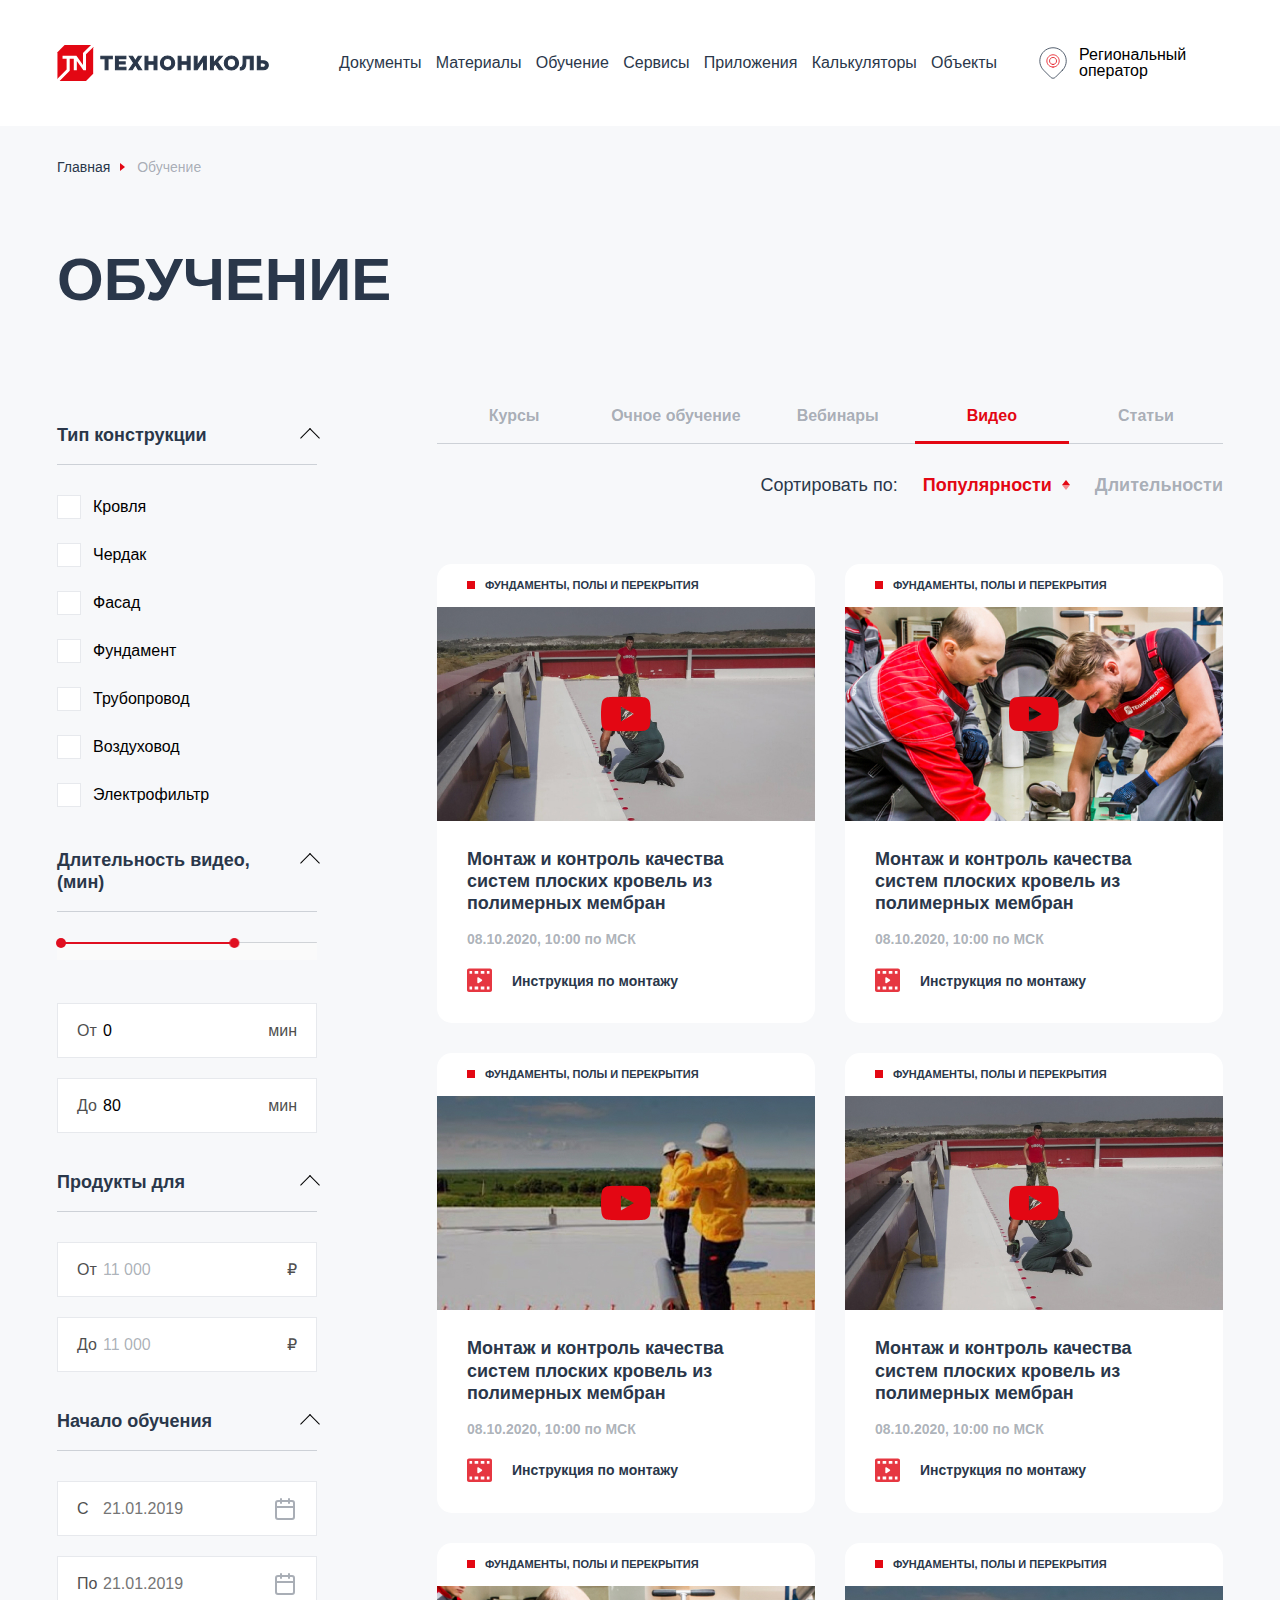
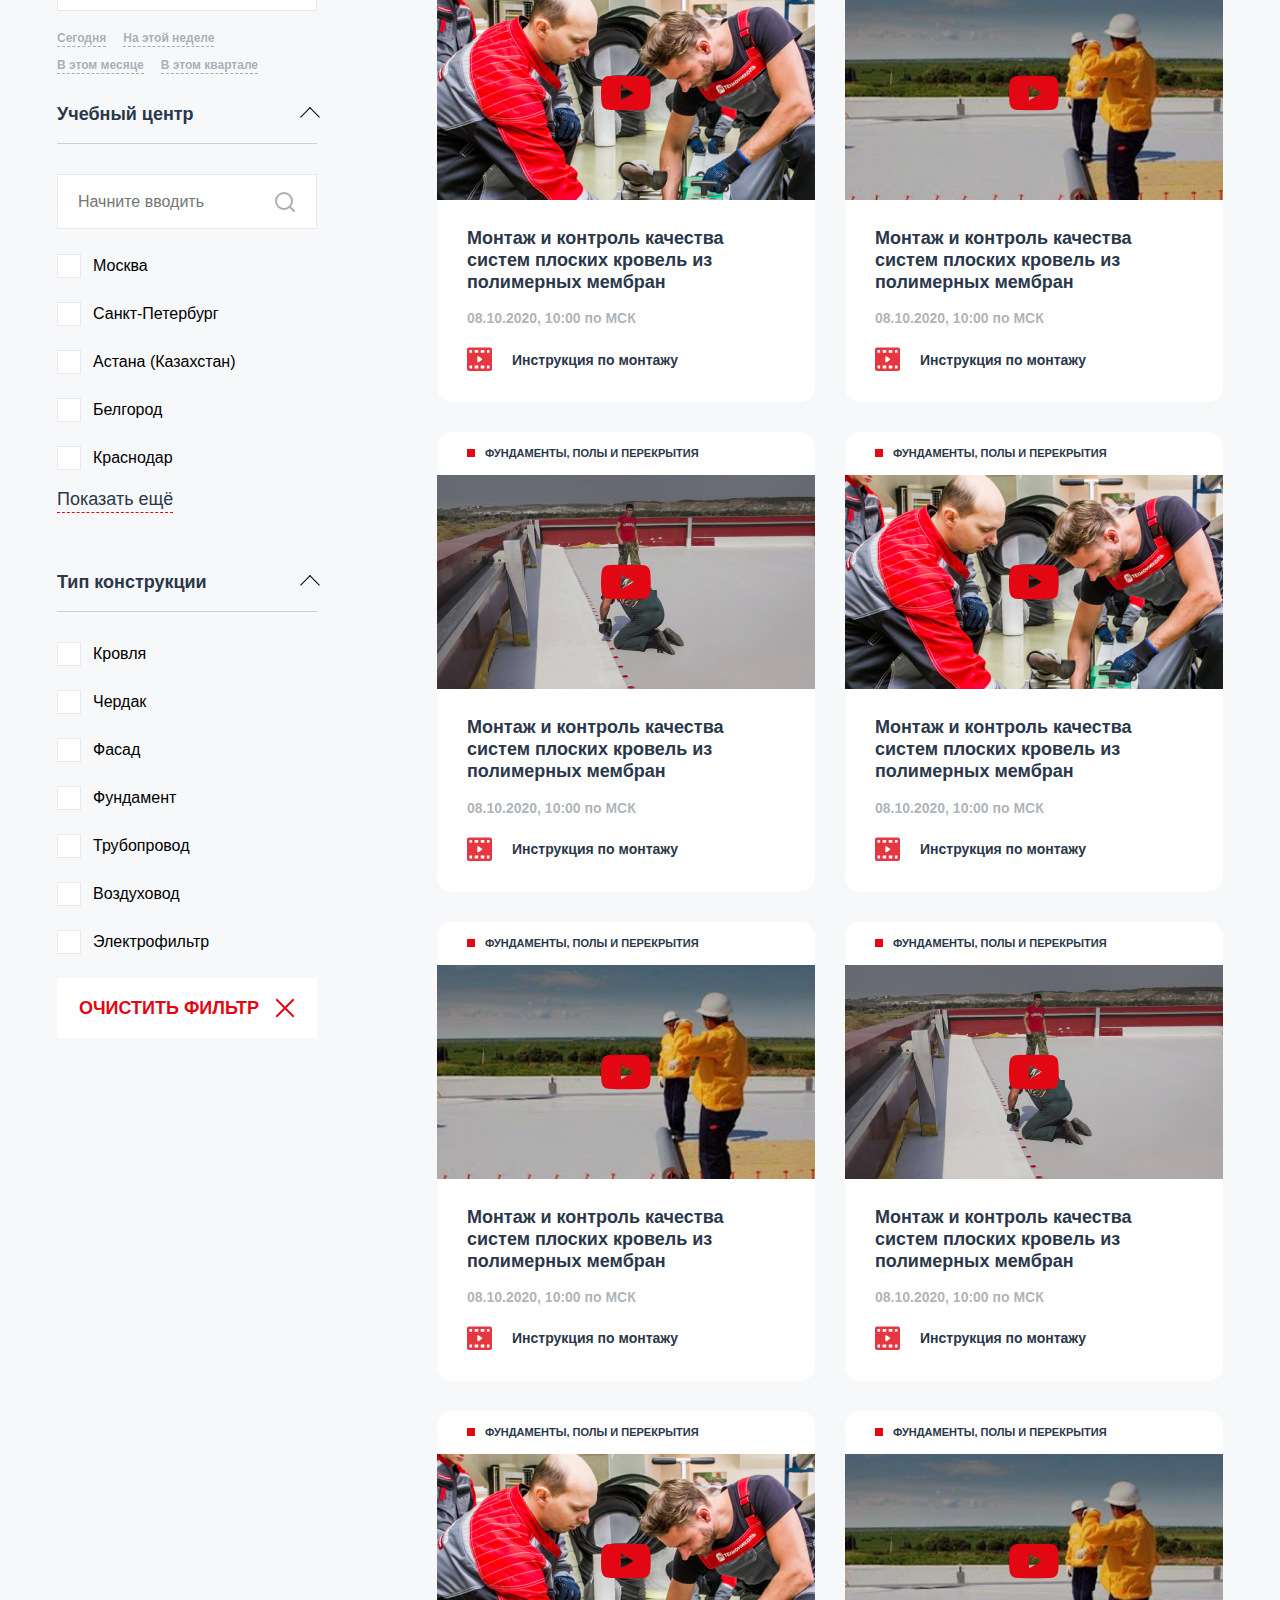
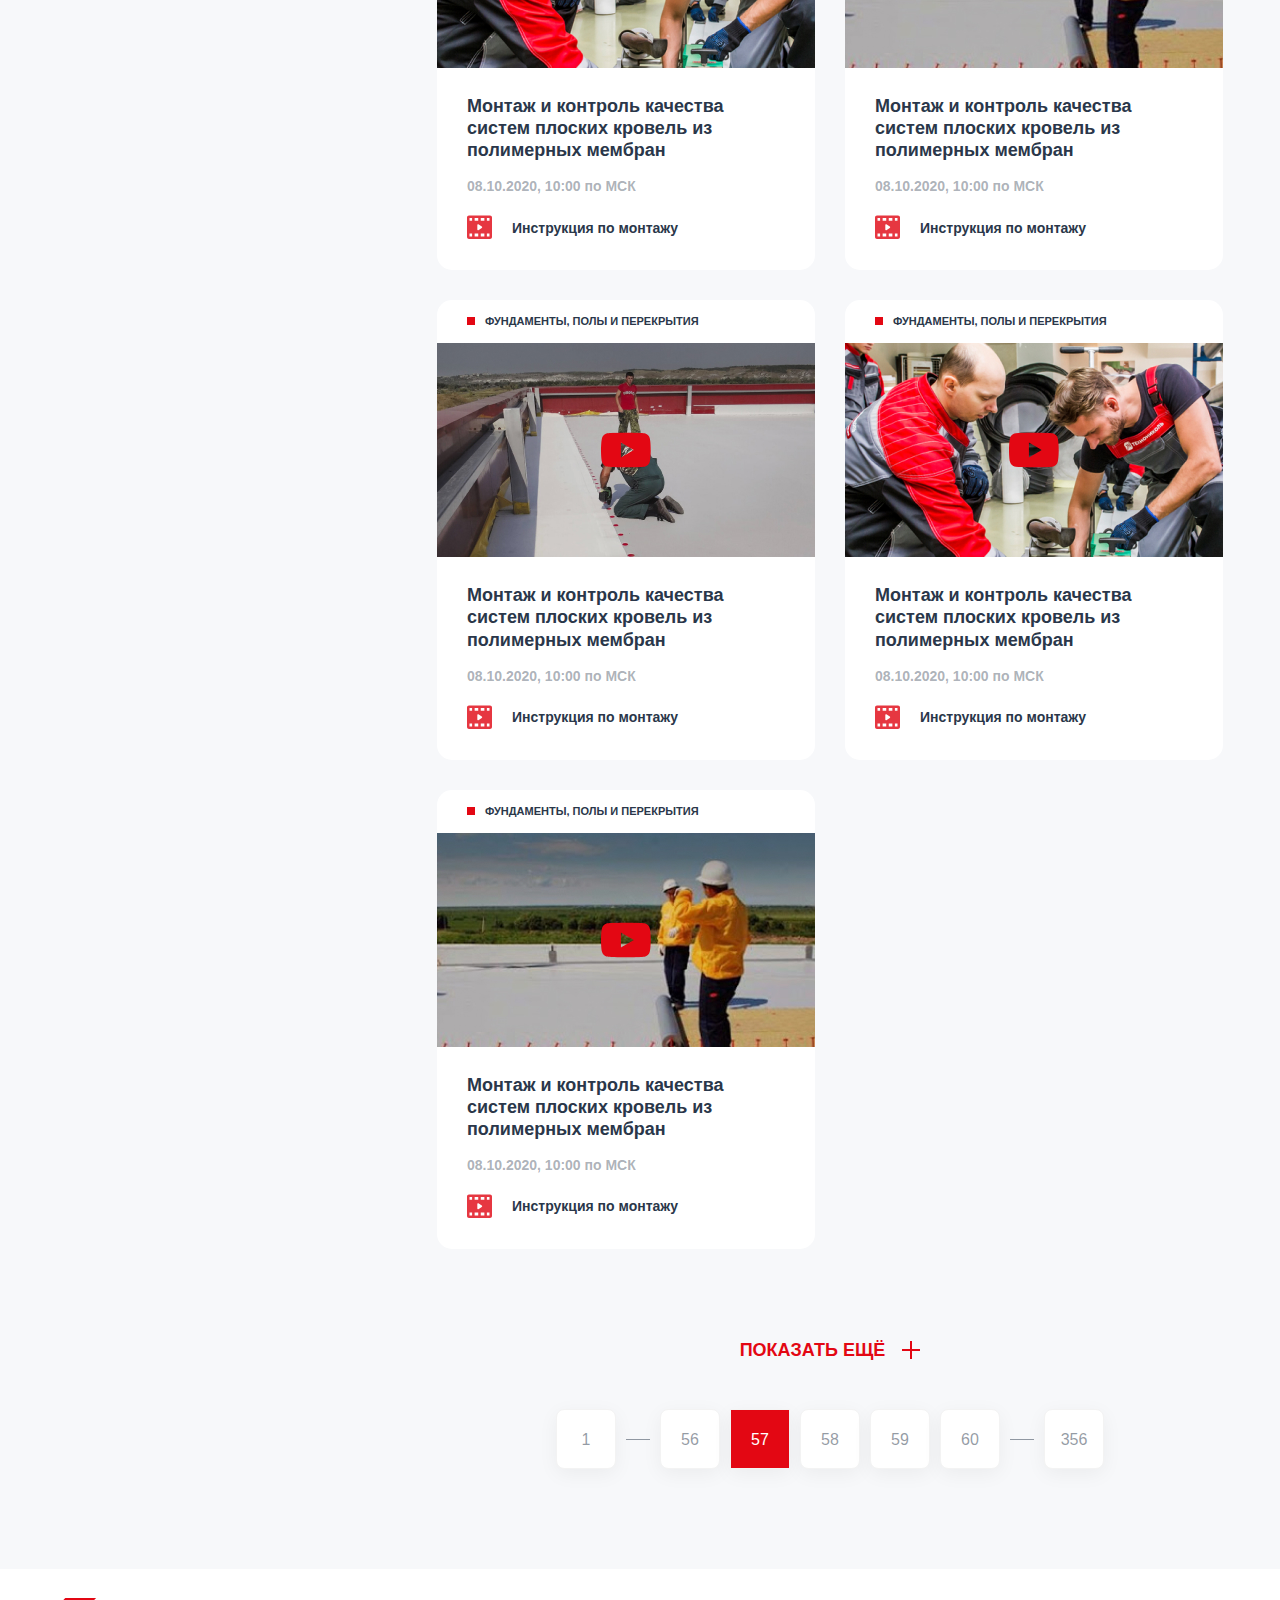
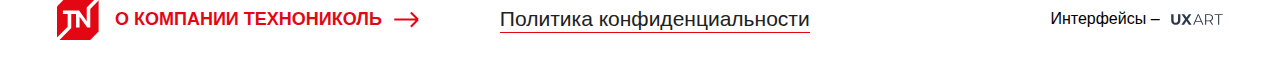
<file: video.html>
<!doctype html>
<html lang="ru">
<head>
    <meta charset="UTF-8">
    <meta name="viewport"
          content="width=device-width, user-scalable=no, initial-scale=1.0, maximum-scale=1.0, minimum-scale=1.0">
    <meta http-equiv="X-UA-Compatible" content="ie=edge">

    <title>Document</title>

    <link rel="stylesheet" href="js/datepicker/css/datepicker.min.css">
    <link rel="stylesheet" href="js/slider/nouislider.min.css">
    <link rel="stylesheet" href="js/carousel/assets/owl.carousel.css">
    <link rel="stylesheet" href="js/fb/jquery.fancybox.min.css">
    <link rel="stylesheet" href="css/main.css">
    <link rel="stylesheet" href="css/page.css">
    <link rel="stylesheet" href="css/pagenation.css">

    <script src="js/jquery-1.9.1.min.js"></script>
    <script src="js/datepicker/js/datepicker.js"></script>
    <script src="js/slider/nouislider.min.js"></script>
    <script src="js/carousel/owl.carousel.min.js"></script>
    <script src="js/fb/jquery.fancybox.min.js"></script>
    <script src="js/svgxuse.min.js"></script>
    <script src="js/filter.js"></script>
    <script src="js/main.js"></script>

</head>
<body>

<header class="header">
    <div class="container">
        <div class="header-row">
            <div class="header-box">
                <a href="/" class="header-logo">
                    <svg><use xlink:href="images/sprite.svg#logo"></use></svg>
                </a>
                <div class="header-nav-container">
                    <nav class="header-nav">
                        <ul>
                            <li><a href="#">Документы</a></li>
                            <li><a href="#">Материалы</a></li>
                            <li><a href="#">Обучение</a></li>
                            <li><a href="#">Сервисы</a></li>
                            <li><a href="#">Приложения</a></li>
                            <li><a href="#">Калькуляторы</a></li>
                            <li><a href="#">Объекты</a></li>
                        </ul>
                    </nav>

                    <div class="header-role-mobile">
                        <div class="header-role js-role">
                            <svg><use xlink:href="images/sprite.svg#map"></use></svg>
                            <span>Региональный оператор</span>
                        </div>
                    </div>

                </div>
            </div>
            <div class="header-buttons">
                <div class="header-role js-role">
                    <svg><use xlink:href="images/sprite.svg#map"></use></svg>
                    <span>Региональный оператор</span>
                </div>
                <button type="button" class="header-menu_open">
                    <span></span>
                </button>
            </div>
        </div>
    </div>
</header> <!-- header -->

    <div class="breadcrumb">
        <div class="container">
            <ul>
                <li><a href="#">Главная</a></li>
                <li>Обучение</li>
            </ul>
        </div>
    </div> <!-- breadcrumb -->

    <div class="catalog">
        <div class="container">
            <h1 class="catalog-title">
                Обучение
            </h1>

            <div class="catalog-wrapper">

                <div class="catalog-enum">

                    <div class="catalog-menu">
                        <div class="catalog-menu-enum">
                            <ul>
                                <li><a href="#">Курсы</a></li>
                                <li><a href="#">Очное обучение</a></li>
                                <li><a href="#">Вебинары</a></li>
                                <li class="active"><a href="#">Видео</a></li>
                                <li><a href="#">Статьи</a></li>
                            </ul>
                        </div>

                        <div class="catalog-sort">
                            Сортировать по:
                            <div class="catalog-sort-buttons">
                                <span class="active" data-sort="sort">Популярности</span>
                                <span data-sort="time">Длительности</span>
                            </div>
                        </div>
                    </div>

                    <div class="row">
                        <div class="col-md-6 col-xxl-4">
                            <div href="#" class="traning-item">
                                <div class="traning-section">
                                    Фундаменты, полы и перекрытия
                                </div>
                                <a href="#">
                                    <picture>
                                        <svg width="50" height="35" >
                                            <use xlink:href="images/sprite.svg#video"></use>
                                        </svg>
                                        <img src="images/img-8.jpg" alt="">
                                    </picture>
                                </a>
                                <div class="traning-content">
                                    <a href="#" class="traning-title">
                                        Монтаж и контроль качества систем плоских кровель из полимерных мембран
                                    </a>
                                    <div class="traning-info">
                                        <div class="traning-data">
                                            08.10.2020, 10:00 по МСК
                                        </div>
                                    </div>
                                    <div class="traning-product">
                                        <svg><use xlink:href="images/sprite.svg#film"></use></svg>
                                        Инструкция по монтажу
                                    </div>
                                </div>
                            </div>
                        </div>

                        <div class="col-md-6 col-xxl-4">
                            <div href="#" class="traning-item">
                                <div class="traning-section">
                                    Фундаменты, полы и перекрытия
                                </div>
                                <a href="#">
                                    <picture>
                                        <svg width="50" height="35" >
                                            <use xlink:href="images/sprite.svg#video"></use>
                                        </svg>
                                        <img src="images/img-9.jpg" alt="">
                                    </picture>
                                </a>
                                <div class="traning-content">
                                    <a href="#" class="traning-title">
                                        Монтаж и контроль качества систем плоских кровель из полимерных мембран
                                    </a>
                                    <div class="traning-info">
                                        <div class="traning-data">
                                            08.10.2020, 10:00 по МСК
                                        </div>
                                    </div>
                                    <div class="traning-product">
                                        <svg><use xlink:href="images/sprite.svg#film"></use></svg>
                                        Инструкция по монтажу
                                    </div>
                                </div>
                            </div>
                        </div>

                        <div class="col-md-6 col-xxl-4">
                            <div href="#" class="traning-item">
                                <div class="traning-section">
                                    Фундаменты, полы и перекрытия
                                </div>
                                <a href="#">
                                    <picture>
                                        <svg width="50" height="35" >
                                            <use xlink:href="images/sprite.svg#video"></use>
                                        </svg>
                                        <img src="images/img-10.jpg" alt="">
                                    </picture>
                                </a>
                                <div class="traning-content">
                                    <a href="#" class="traning-title">
                                        Монтаж и контроль качества систем плоских кровель из полимерных мембран
                                    </a>
                                    <div class="traning-info">
                                        <div class="traning-data">
                                            08.10.2020, 10:00 по МСК
                                        </div>
                                    </div>
                                    <div class="traning-product">
                                        <svg><use xlink:href="images/sprite.svg#film"></use></svg>
                                        Инструкция по монтажу
                                    </div>
                                </div>
                            </div>
                        </div>
                        <div class="col-md-6 col-xxl-4">
                            <div href="#" class="traning-item">
                                <div class="traning-section">
                                    Фундаменты, полы и перекрытия
                                </div>
                                <a href="#">
                                    <picture>
                                        <svg width="50" height="35" >
                                            <use xlink:href="images/sprite.svg#video"></use>
                                        </svg>
                                        <img src="images/img-8.jpg" alt="">
                                    </picture>
                                </a>
                                <div class="traning-content">
                                    <a href="#" class="traning-title">
                                        Монтаж и контроль качества систем плоских кровель из полимерных мембран
                                    </a>
                                    <div class="traning-info">
                                        <div class="traning-data">
                                            08.10.2020, 10:00 по МСК
                                        </div>
                                    </div>
                                    <div class="traning-product">
                                        <svg><use xlink:href="images/sprite.svg#film"></use></svg>
                                        Инструкция по монтажу
                                    </div>
                                </div>
                            </div>
                        </div>

                        <div class="col-md-6 col-xxl-4">
                            <div href="#" class="traning-item">
                                <div class="traning-section">
                                    Фундаменты, полы и перекрытия
                                </div>
                                <a href="#">
                                    <picture>
                                        <svg width="50" height="35" >
                                            <use xlink:href="images/sprite.svg#video"></use>
                                        </svg>
                                        <img src="images/img-9.jpg" alt="">
                                    </picture>
                                </a>
                                <div class="traning-content">
                                    <a href="#" class="traning-title">
                                        Монтаж и контроль качества систем плоских кровель из полимерных мембран
                                    </a>
                                    <div class="traning-info">
                                        <div class="traning-data">
                                            08.10.2020, 10:00 по МСК
                                        </div>
                                    </div>
                                    <div class="traning-product">
                                        <svg><use xlink:href="images/sprite.svg#film"></use></svg>
                                        Инструкция по монтажу
                                    </div>
                                </div>
                            </div>
                        </div>

                        <div class="col-md-6 col-xxl-4">
                            <div href="#" class="traning-item">
                                <div class="traning-section">
                                    Фундаменты, полы и перекрытия
                                </div>
                                <a href="#">
                                    <picture>
                                        <svg width="50" height="35" >
                                            <use xlink:href="images/sprite.svg#video"></use>
                                        </svg>
                                        <img src="images/img-10.jpg" alt="">
                                    </picture>
                                </a>
                                <div class="traning-content">
                                    <a href="#" class="traning-title">
                                        Монтаж и контроль качества систем плоских кровель из полимерных мембран
                                    </a>
                                    <div class="traning-info">
                                        <div class="traning-data">
                                            08.10.2020, 10:00 по МСК
                                        </div>
                                    </div>
                                    <div class="traning-product">
                                        <svg><use xlink:href="images/sprite.svg#film"></use></svg>
                                        Инструкция по монтажу
                                    </div>
                                </div>
                            </div>
                        </div>
                        <div class="col-md-6 col-xxl-4">
                            <div href="#" class="traning-item">
                                <div class="traning-section">
                                    Фундаменты, полы и перекрытия
                                </div>
                                <a href="#">
                                    <picture>
                                        <svg width="50" height="35" >
                                            <use xlink:href="images/sprite.svg#video"></use>
                                        </svg>
                                        <img src="images/img-8.jpg" alt="">
                                    </picture>
                                </a>
                                <div class="traning-content">
                                    <a href="#" class="traning-title">
                                        Монтаж и контроль качества систем плоских кровель из полимерных мембран
                                    </a>
                                    <div class="traning-info">
                                        <div class="traning-data">
                                            08.10.2020, 10:00 по МСК
                                        </div>
                                    </div>
                                    <div class="traning-product">
                                        <svg><use xlink:href="images/sprite.svg#film"></use></svg>
                                        Инструкция по монтажу
                                    </div>
                                </div>
                            </div>
                        </div>

                        <div class="col-md-6 col-xxl-4">
                            <div href="#" class="traning-item">
                                <div class="traning-section">
                                    Фундаменты, полы и перекрытия
                                </div>
                                <a href="#">
                                    <picture>
                                        <svg width="50" height="35" >
                                            <use xlink:href="images/sprite.svg#video"></use>
                                        </svg>
                                        <img src="images/img-9.jpg" alt="">
                                    </picture>
                                </a>
                                <div class="traning-content">
                                    <a href="#" class="traning-title">
                                        Монтаж и контроль качества систем плоских кровель из полимерных мембран
                                    </a>
                                    <div class="traning-info">
                                        <div class="traning-data">
                                            08.10.2020, 10:00 по МСК
                                        </div>
                                    </div>
                                    <div class="traning-product">
                                        <svg><use xlink:href="images/sprite.svg#film"></use></svg>
                                        Инструкция по монтажу
                                    </div>
                                </div>
                            </div>
                        </div>

                        <div class="col-md-6 col-xxl-4">
                            <div href="#" class="traning-item">
                                <div class="traning-section">
                                    Фундаменты, полы и перекрытия
                                </div>
                                <a href="#">
                                    <picture>
                                        <svg width="50" height="35" >
                                            <use xlink:href="images/sprite.svg#video"></use>
                                        </svg>
                                        <img src="images/img-10.jpg" alt="">
                                    </picture>
                                </a>
                                <div class="traning-content">
                                    <a href="#" class="traning-title">
                                        Монтаж и контроль качества систем плоских кровель из полимерных мембран
                                    </a>
                                    <div class="traning-info">
                                        <div class="traning-data">
                                            08.10.2020, 10:00 по МСК
                                        </div>
                                    </div>
                                    <div class="traning-product">
                                        <svg><use xlink:href="images/sprite.svg#film"></use></svg>
                                        Инструкция по монтажу
                                    </div>
                                </div>
                            </div>
                        </div>
                        <div class="col-md-6 col-xxl-4">
                            <div href="#" class="traning-item">
                                <div class="traning-section">
                                    Фундаменты, полы и перекрытия
                                </div>
                                <a href="#">
                                    <picture>
                                        <svg width="50" height="35" >
                                            <use xlink:href="images/sprite.svg#video"></use>
                                        </svg>
                                        <img src="images/img-8.jpg" alt="">
                                    </picture>
                                </a>
                                <div class="traning-content">
                                    <a href="#" class="traning-title">
                                        Монтаж и контроль качества систем плоских кровель из полимерных мембран
                                    </a>
                                    <div class="traning-info">
                                        <div class="traning-data">
                                            08.10.2020, 10:00 по МСК
                                        </div>
                                    </div>
                                    <div class="traning-product">
                                        <svg><use xlink:href="images/sprite.svg#film"></use></svg>
                                        Инструкция по монтажу
                                    </div>
                                </div>
                            </div>
                        </div>

                        <div class="col-md-6 col-xxl-4">
                            <div href="#" class="traning-item">
                                <div class="traning-section">
                                    Фундаменты, полы и перекрытия
                                </div>
                                <a href="#">
                                    <picture>
                                        <svg width="50" height="35" >
                                            <use xlink:href="images/sprite.svg#video"></use>
                                        </svg>
                                        <img src="images/img-9.jpg" alt="">
                                    </picture>
                                </a>
                                <div class="traning-content">
                                    <a href="#" class="traning-title">
                                        Монтаж и контроль качества систем плоских кровель из полимерных мембран
                                    </a>
                                    <div class="traning-info">
                                        <div class="traning-data">
                                            08.10.2020, 10:00 по МСК
                                        </div>
                                    </div>
                                    <div class="traning-product">
                                        <svg><use xlink:href="images/sprite.svg#film"></use></svg>
                                        Инструкция по монтажу
                                    </div>
                                </div>
                            </div>
                        </div>

                        <div class="col-md-6 col-xxl-4">
                            <div href="#" class="traning-item">
                                <div class="traning-section">
                                    Фундаменты, полы и перекрытия
                                </div>
                                <a href="#">
                                    <picture>
                                        <svg width="50" height="35" >
                                            <use xlink:href="images/sprite.svg#video"></use>
                                        </svg>
                                        <img src="images/img-10.jpg" alt="">
                                    </picture>
                                </a>
                                <div class="traning-content">
                                    <a href="#" class="traning-title">
                                        Монтаж и контроль качества систем плоских кровель из полимерных мембран
                                    </a>
                                    <div class="traning-info">
                                        <div class="traning-data">
                                            08.10.2020, 10:00 по МСК
                                        </div>
                                    </div>
                                    <div class="traning-product">
                                        <svg><use xlink:href="images/sprite.svg#film"></use></svg>
                                        Инструкция по монтажу
                                    </div>
                                </div>
                            </div>
                        </div>
                        <div class="col-md-6 col-xxl-4">
                            <div href="#" class="traning-item">
                                <div class="traning-section">
                                    Фундаменты, полы и перекрытия
                                </div>
                                <a href="#">
                                    <picture>
                                        <svg width="50" height="35" >
                                            <use xlink:href="images/sprite.svg#video"></use>
                                        </svg>
                                        <img src="images/img-8.jpg" alt="">
                                    </picture>
                                </a>
                                <div class="traning-content">
                                    <a href="#" class="traning-title">
                                        Монтаж и контроль качества систем плоских кровель из полимерных мембран
                                    </a>
                                    <div class="traning-info">
                                        <div class="traning-data">
                                            08.10.2020, 10:00 по МСК
                                        </div>
                                    </div>
                                    <div class="traning-product">
                                        <svg><use xlink:href="images/sprite.svg#film"></use></svg>
                                        Инструкция по монтажу
                                    </div>
                                </div>
                            </div>
                        </div>

                        <div class="col-md-6 col-xxl-4">
                            <div href="#" class="traning-item">
                                <div class="traning-section">
                                    Фундаменты, полы и перекрытия
                                </div>
                                <a href="#">
                                    <picture>
                                        <svg width="50" height="35" >
                                            <use xlink:href="images/sprite.svg#video"></use>
                                        </svg>
                                        <img src="images/img-9.jpg" alt="">
                                    </picture>
                                </a>
                                <div class="traning-content">
                                    <a href="#" class="traning-title">
                                        Монтаж и контроль качества систем плоских кровель из полимерных мембран
                                    </a>
                                    <div class="traning-info">
                                        <div class="traning-data">
                                            08.10.2020, 10:00 по МСК
                                        </div>
                                    </div>
                                    <div class="traning-product">
                                        <svg><use xlink:href="images/sprite.svg#film"></use></svg>
                                        Инструкция по монтажу
                                    </div>
                                </div>
                            </div>
                        </div>

                        <div class="col-md-6 col-xxl-4">
                            <div href="#" class="traning-item">
                                <div class="traning-section">
                                    Фундаменты, полы и перекрытия
                                </div>
                                <a href="#">
                                    <picture>
                                        <svg width="50" height="35" >
                                            <use xlink:href="images/sprite.svg#video"></use>
                                        </svg>
                                        <img src="images/img-10.jpg" alt="">
                                    </picture>
                                </a>
                                <div class="traning-content">
                                    <a href="#" class="traning-title">
                                        Монтаж и контроль качества систем плоских кровель из полимерных мембран
                                    </a>
                                    <div class="traning-info">
                                        <div class="traning-data">
                                            08.10.2020, 10:00 по МСК
                                        </div>
                                    </div>
                                    <div class="traning-product">
                                        <svg><use xlink:href="images/sprite.svg#film"></use></svg>
                                        Инструкция по монтажу
                                    </div>
                                </div>
                            </div>
                        </div>


                        <div class="col-12">
                            <div class="pagenation">
                                <div class="pagenation-more">
                                    <a href="#" class="js-show-more">показать ещё</a>
                                </div>
                                <ul>
                                    <li class="pagenation-first"><a href="#">1</a></li>
                                    <li><a href="#">56</a></li>
                                    <li class="current"><a href="#">57</a></li>
                                    <li><a href="#">58</a></li>
                                    <li><a href="#">59</a></li>
                                    <li><a href="#">60</a></li>
                                    <li class="pagenation-last"><a href="#">356</a></li>
                                </ul>
                            </div>
                        </div>
                    </div>

                </div>

                <form class="catalog-filter">
                
                    <button type="button" class="catalog-filter-open js-open-filter">
                        Открыть фильтр
                    </button>
                
                    <div class="catalog-filter-wrapper">
                        <div class="catalog-filter-box">
                            <div class="catalog-filter-title active">
                                Тип конструкции
                            </div>
                            <div class="catalog-filter-items">
                                <div class="checkbox">
                                    <label>
                                        <input type="checkbox" name="name1">
                                        <span>Кровля</span>
                                    </label>
                                </div>
                                <div class="checkbox">
                                    <label>
                                        <input type="checkbox" name="name1">
                                        <span>Чердак</span>
                                    </label>
                                </div>
                                <div class="checkbox">
                                    <label>
                                        <input type="checkbox" name="name1">
                                        <span>Фасад</span>
                                    </label>
                                </div>
                                <div class="checkbox">
                                    <label>
                                        <input type="checkbox" name="name1">
                                        <span>Фундамент</span>
                                    </label>
                                </div>
                                <div class="checkbox">
                                    <label>
                                        <input type="checkbox" name="name1">
                                        <span>Трубопровод</span>
                                    </label>
                                </div>
                                <div class="checkbox">
                                    <label>
                                        <input type="checkbox" name="name1">
                                        <span>Воздуховод</span>
                                    </label>
                                </div>
                                <div class="checkbox">
                                    <label>
                                        <input type="checkbox" name="name1">
                                        <span>Электрофильтр</span>
                                    </label>
                                </div>
                            </div>
                        </div>
                
                        <div class="catalog-filter-box">
                            <div class="catalog-filter-title active">
                                Длительность видео, (мин)
                            </div>
                            <div class="catalog-filter-items">
                
                                <div class="catalog-filter-slider slider" id="timeslider" data-slide="true"></div>
                
                                <div class="date-input input">
                                    <div class="input-before">
                                        От
                                    </div>
                                    <input type="text" name="start" value="" placeholder="5" id="timestart">
                                    <div class="input-after">
                                        мин
                                    </div>
                                </div>
                                <div class="date-input input">
                                    <div class="input-before">
                                        До
                                    </div>
                                    <input type="text" name="start" value="" placeholder="10" id="timeend">
                                    <div class="input-after">
                                        мин
                                    </div>
                                </div>
                            </div>
                        </div>
                
                        <div class="catalog-filter-box">
                            <div class="catalog-filter-title active">
                                Продукты для
                            </div>
                            <div class="catalog-filter-items">
                                <div class="price-input input">
                                    <div class="price-input-before">
                                        От
                                    </div>
                                    <input type="text" name="start" value="" placeholder="11 000">
                                    <div class="price-input-after">
                                        ₽
                                    </div>
                                </div>
                                <div class="price-input input">
                                    <div class="price-input-before">
                                        До
                                    </div>
                                    <input type="text" name="end" value="" placeholder="11 000">
                                    <div class="price-input-after">
                                        ₽
                                    </div>
                                </div>
                            </div>
                        </div>
                
                        <div class="catalog-filter-box">
                            <div class="catalog-filter-title active">
                                Начало обучения
                            </div>
                            <div class="catalog-filter-items">
                                <div class="date-input input">
                                    <div class="input-before">
                                        С
                                    </div>
                                    <input type="text" name="start" class="js-start" value="" placeholder="21.01.2019">
                                    <svg class="input-icon" width="24"><use xlink:href="images/sprite.svg#calendar"></use></svg>
                                </div>
                                <div class="date-input input">
                                    <div class="input-before">
                                        По
                                    </div>
                                    <input type="text" name="end" class="js-end" value="" placeholder="21.01.2019">
                                    <svg class="input-icon" width="24"><use xlink:href="images/sprite.svg#calendar"></use></svg>
                                </div>
                                <div class="date-ready-enum">
                                    <button class="date-ready" type="button" data-start="05.05.2021" data-end="05.05.2021">Сегодня</button>
                                    <button class="date-ready" type="button" data-start="05.05.2021" data-end="10.05.2021">На этой неделе</button>
                                    <button class="date-ready" type="button" data-start="05.05.2021" data-end="31.05.2021">В этом месяце</button>
                                    <button class="date-ready" type="button" data-start="05.05.2021" data-end="31.07.2021">В этом квартале</button>
                                </div>
                            </div>
                        </div>
                
                
                
                        <div class="catalog-filter-box">
                            <div class="catalog-filter-title active">
                                Учебный центр
                            </div>
                            <div class="catalog-filter-items">
                
                                <div class="search-input input">
                                    <input type="text" name="search" value="" placeholder="Начните вводить">
                                    <svg class="input-icon" width="24"><use xlink:href="images/sprite.svg#search"></use></svg>
                                </div>
                
                                <div class="catalog-filter-swiper">
                                    <div class="checkbox">
                                        <label>
                                            <input type="checkbox" name="name1">
                                            <span>Москва</span>
                                        </label>
                                    </div>
                                    <div class="checkbox">
                                        <label>
                                            <input type="checkbox" name="name1">
                                            <span>Санкт-Петербург</span>
                                        </label>
                                    </div>
                                    <div class="checkbox">
                                        <label>
                                            <input type="checkbox" name="name1">
                                            <span>Астана (Казахстан)</span>
                                        </label>
                                    </div>
                                    <div class="checkbox">
                                        <label>
                                            <input type="checkbox" name="name1">
                                            <span>Белгород</span>
                                        </label>
                                    </div>
                                    <div class="checkbox">
                                        <label>
                                            <input type="checkbox" name="name1">
                                            <span>Краснодар</span>
                                        </label>
                                    </div>
                                    <div class="checkbox">
                                        <label>
                                            <input type="checkbox" name="name1">
                                            <span>Пятигорск</span>
                                        </label>
                                    </div>
                                    <div class="checkbox">
                                        <label>
                                            <input type="checkbox" name="name1">
                                            <span>Екатеринбург</span>
                                        </label>
                                    </div>
                                    <div class="checkbox">
                                        <label>
                                            <input type="checkbox" name="name1">
                                            <span>Ростов-на-Дону</span>
                                        </label>
                                    </div>
                                </div>
                
                                <button type="button" class="catalog-filter-more js-filter-more">Показать ещё</button>
                
                            </div>
                        </div>
                
                
                        <div class="catalog-filter-box">
                            <div class="catalog-filter-title active">
                                Тип конструкции
                            </div>
                            <div class="catalog-filter-items">
                                <div class="checkbox">
                                    <label>
                                        <input type="checkbox" name="name1">
                                        <span>Кровля</span>
                                    </label>
                                </div>
                                <div class="checkbox">
                                    <label>
                                        <input type="checkbox" name="name1">
                                        <span>Чердак</span>
                                    </label>
                                </div>
                                <div class="checkbox">
                                    <label>
                                        <input type="checkbox" name="name1">
                                        <span>Фасад</span>
                                    </label>
                                </div>
                                <div class="checkbox">
                                    <label>
                                        <input type="checkbox" name="name1">
                                        <span>Фундамент</span>
                                    </label>
                                </div>
                                <div class="checkbox">
                                    <label>
                                        <input type="checkbox" name="name1">
                                        <span>Трубопровод</span>
                                    </label>
                                </div>
                                <div class="checkbox">
                                    <label>
                                        <input type="checkbox" name="name1">
                                        <span>Воздуховод</span>
                                    </label>
                                </div>
                                <div class="checkbox">
                                    <label>
                                        <input type="checkbox" name="name1">
                                        <span>Электрофильтр</span>
                                    </label>
                                </div>
                            </div>
                        </div>
                
                        <div class="catalog-filter-buttons">
                            <button type="button" class="catalog-filter-clear js-filter-clear">
                                Очистить фильтр
                                <svg><use xlink:href="images/sprite.svg#clear"></use></svg>
                            </button>
                        </div>
                
                    </div>
                
                </form>

            </div>
        </div>
    </div> <!-- catalog -->



<footer class="page-footer">
    <div class="container">
        <div class="page-footer-row">
            <div class="page-footer-row">
                <div class="page-footer-about">
                    <svg class="page-footer-logo"><use xlink:href="images/sprite.svg#logo-small"></use></svg>
                    О компании технониколь
                    <svg class="page-footer-arrow"><use xlink:href="images/sprite.svg#red-arrow"></use></svg>
                </div>
                <a href="#" class="page-footer-link">
                    Политика конфиденциальности
                </a>
            </div>
            <a href="#" class="page-footer-uxart">
                Интерфейсы – <svg><use xlink:href="images/sprite.svg#uxart"></use></svg>
            </a>
        </div>
    </div>
</footer>

<div class="loading"></div>

<div class="modal modal-role js-modal-role">
    <div class="modal-title">
        Ваша роль на сайте
    </div>
    <div class="modal-dsc">
        Сайт будет подстраиваться в зависимости от вашей роли. Измениь выбор можно в любой момент. Выбор роли находится в верхней части страницы.
    </div>
    <div class="modal-role-enum">
        <button class="modal-role-item" type="button" data-text="Региональный оператор">
            <svg><use xlink:href="images/roles.svg#icon1"></use></svg>
            Региональный оператор услуг ЖКХ
        </button>
        <button class="modal-role-item" type="button" data-text="Проектная организация">
            <svg><use xlink:href="images/roles.svg#icon2"></use></svg>
            Проектная организация
        </button>
        <button class="modal-role-item" type="button" data-text="Подрядная организация">
            <svg><use xlink:href="images/roles.svg#icon3"></use></svg>
            Подрядная организация
        </button>
        <button class="modal-role-item" type="button" data-text="Жильцы">
            <svg><use xlink:href="images/roles.svg#icon4"></use></svg>
            Жильцы
        </button>
        <button class="modal-role-item" type="button" data-text="Управляющая компания">
            <svg><use xlink:href="images/roles.svg#icon5"></use></svg>
            Управляющая компания
        </button>
        <button class="modal-role-item" type="button" data-text="Другое">
            <svg><use xlink:href="images/roles.svg#icon6"></use></svg>
            Другое
        </button>
    </div>
</div>

</body>
</html>
</file>
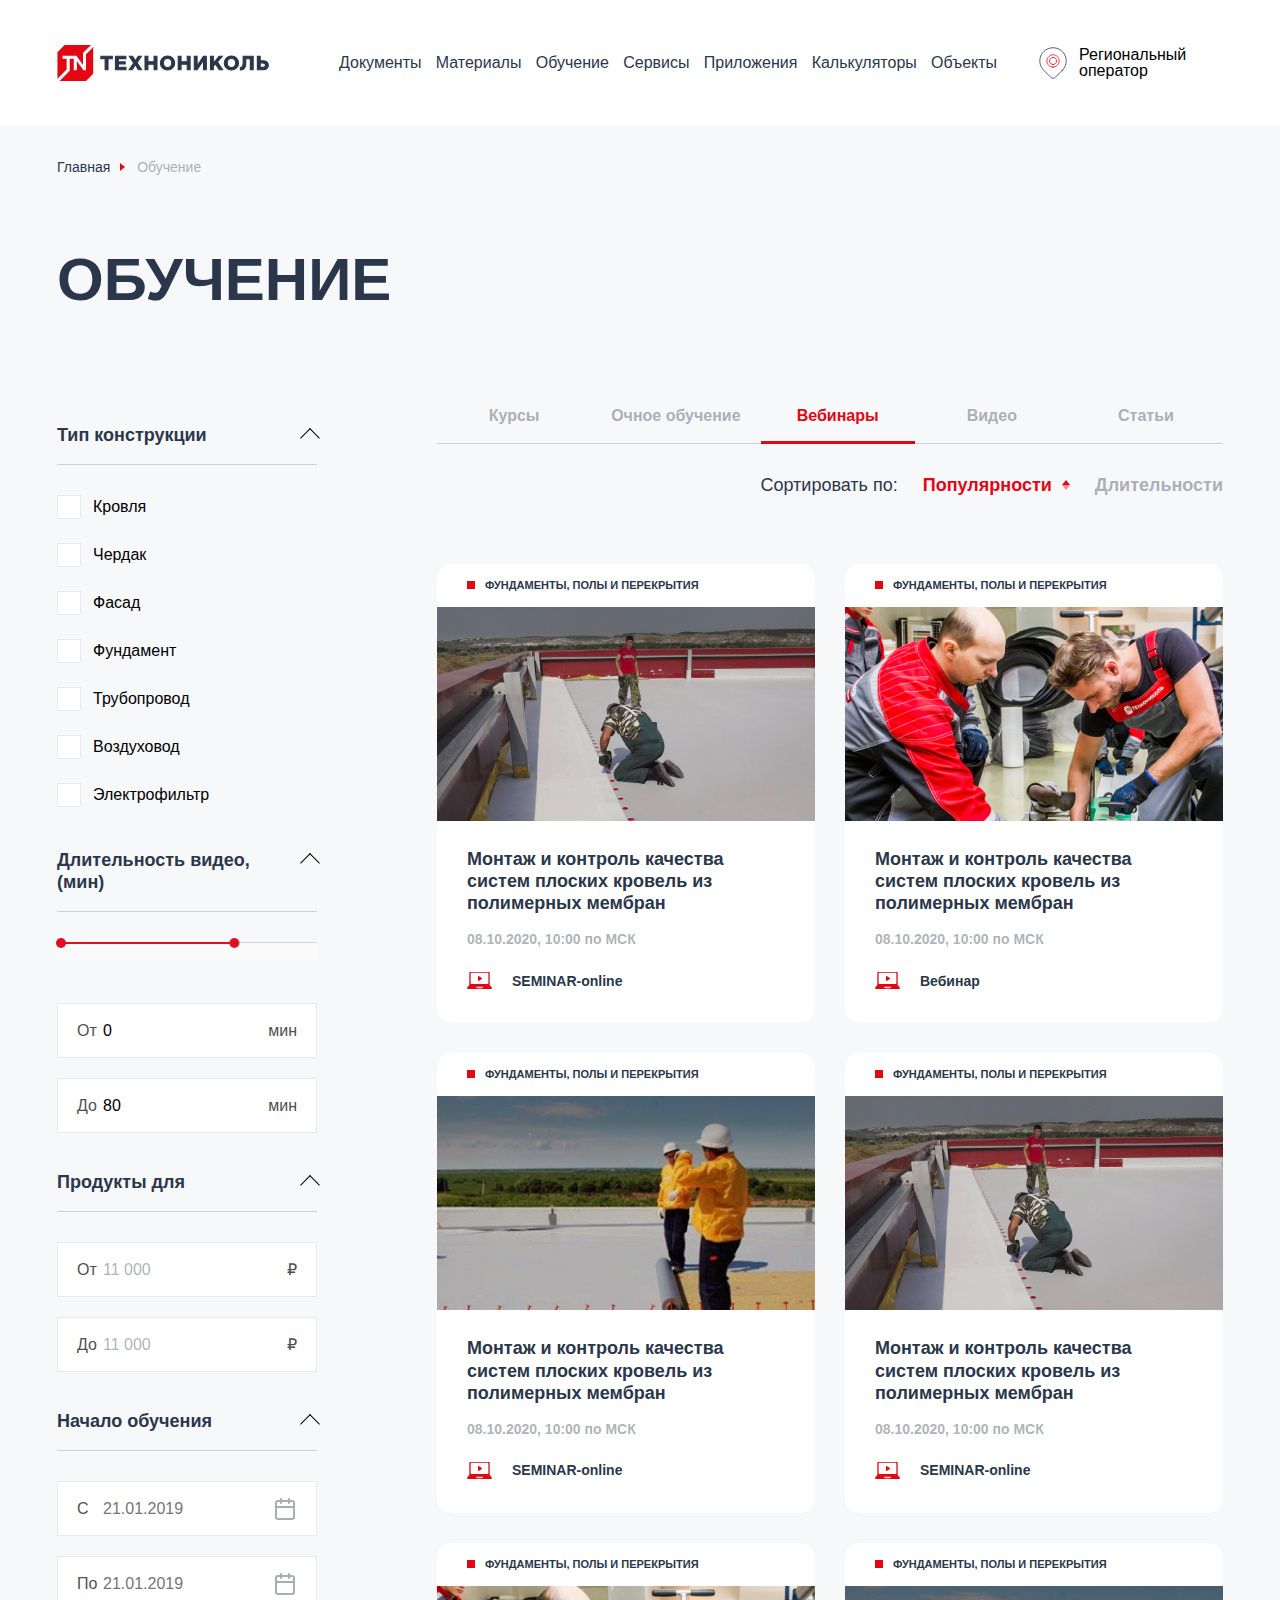
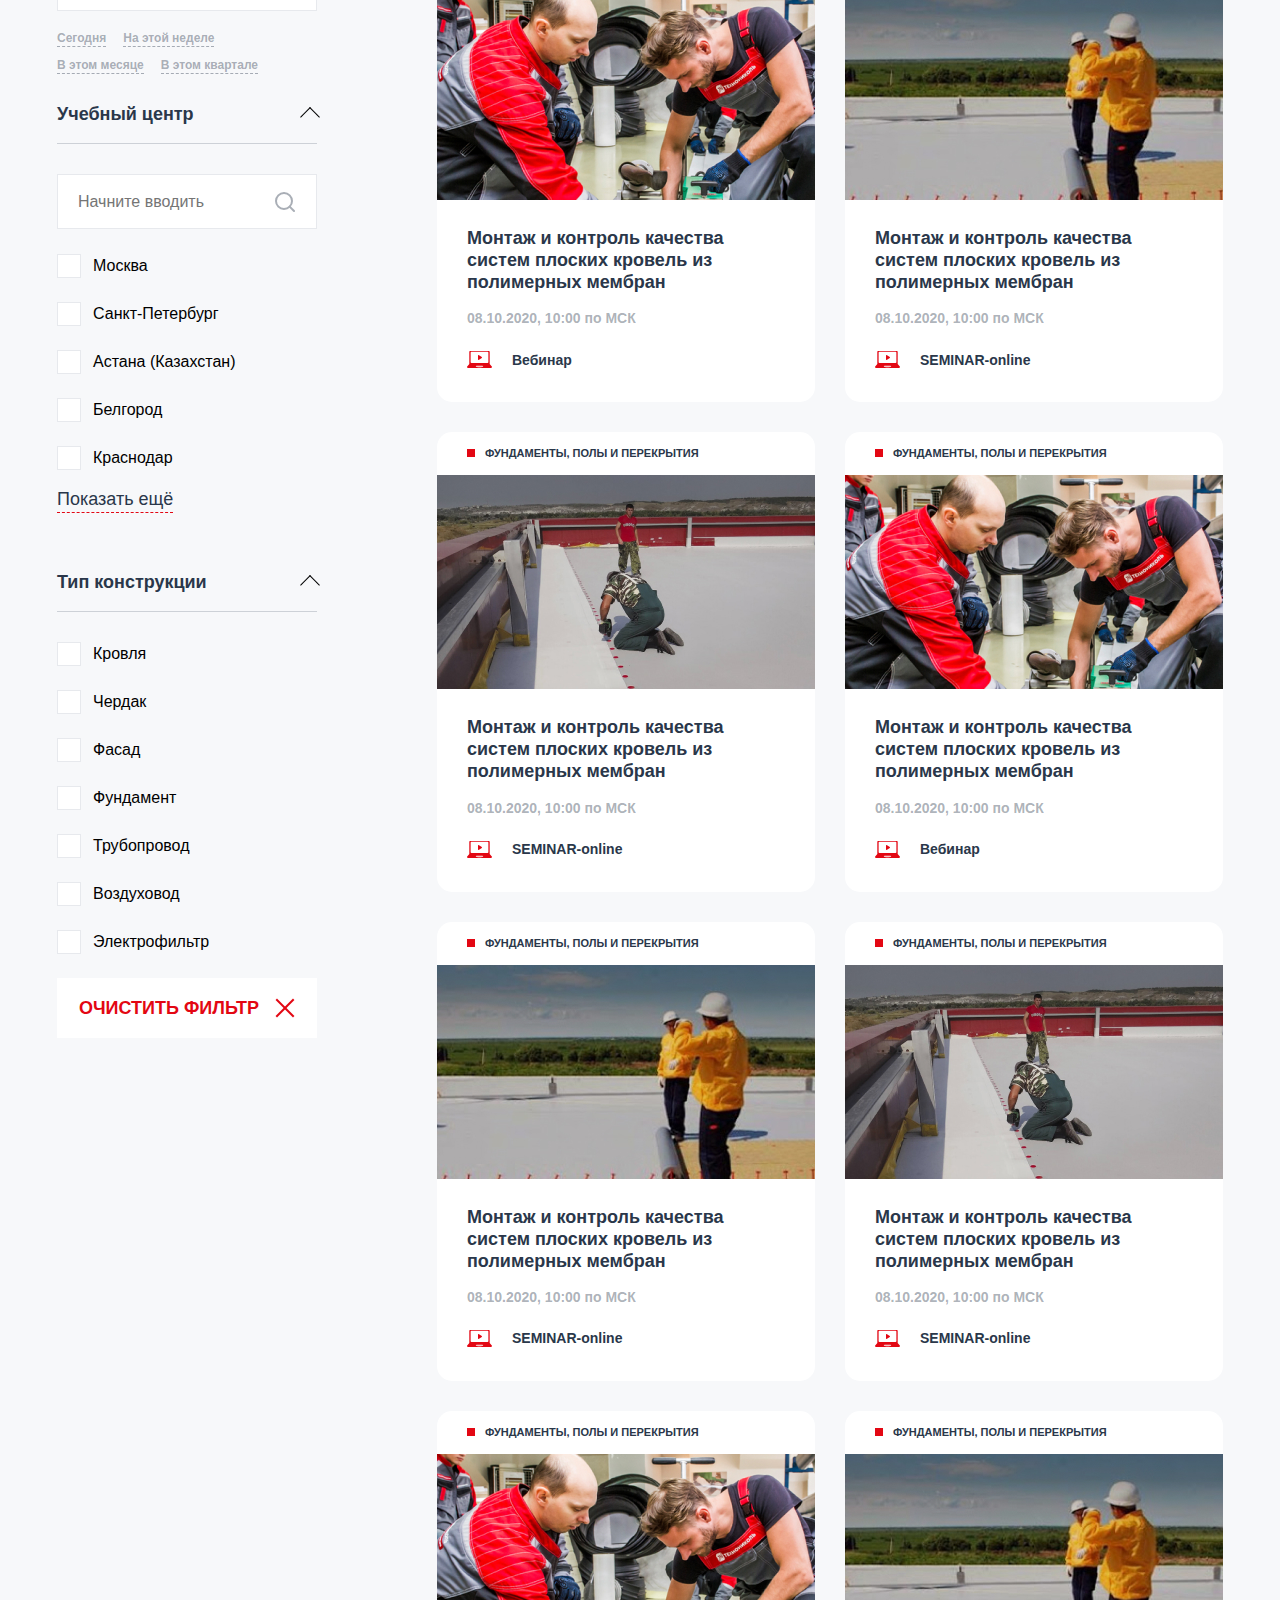
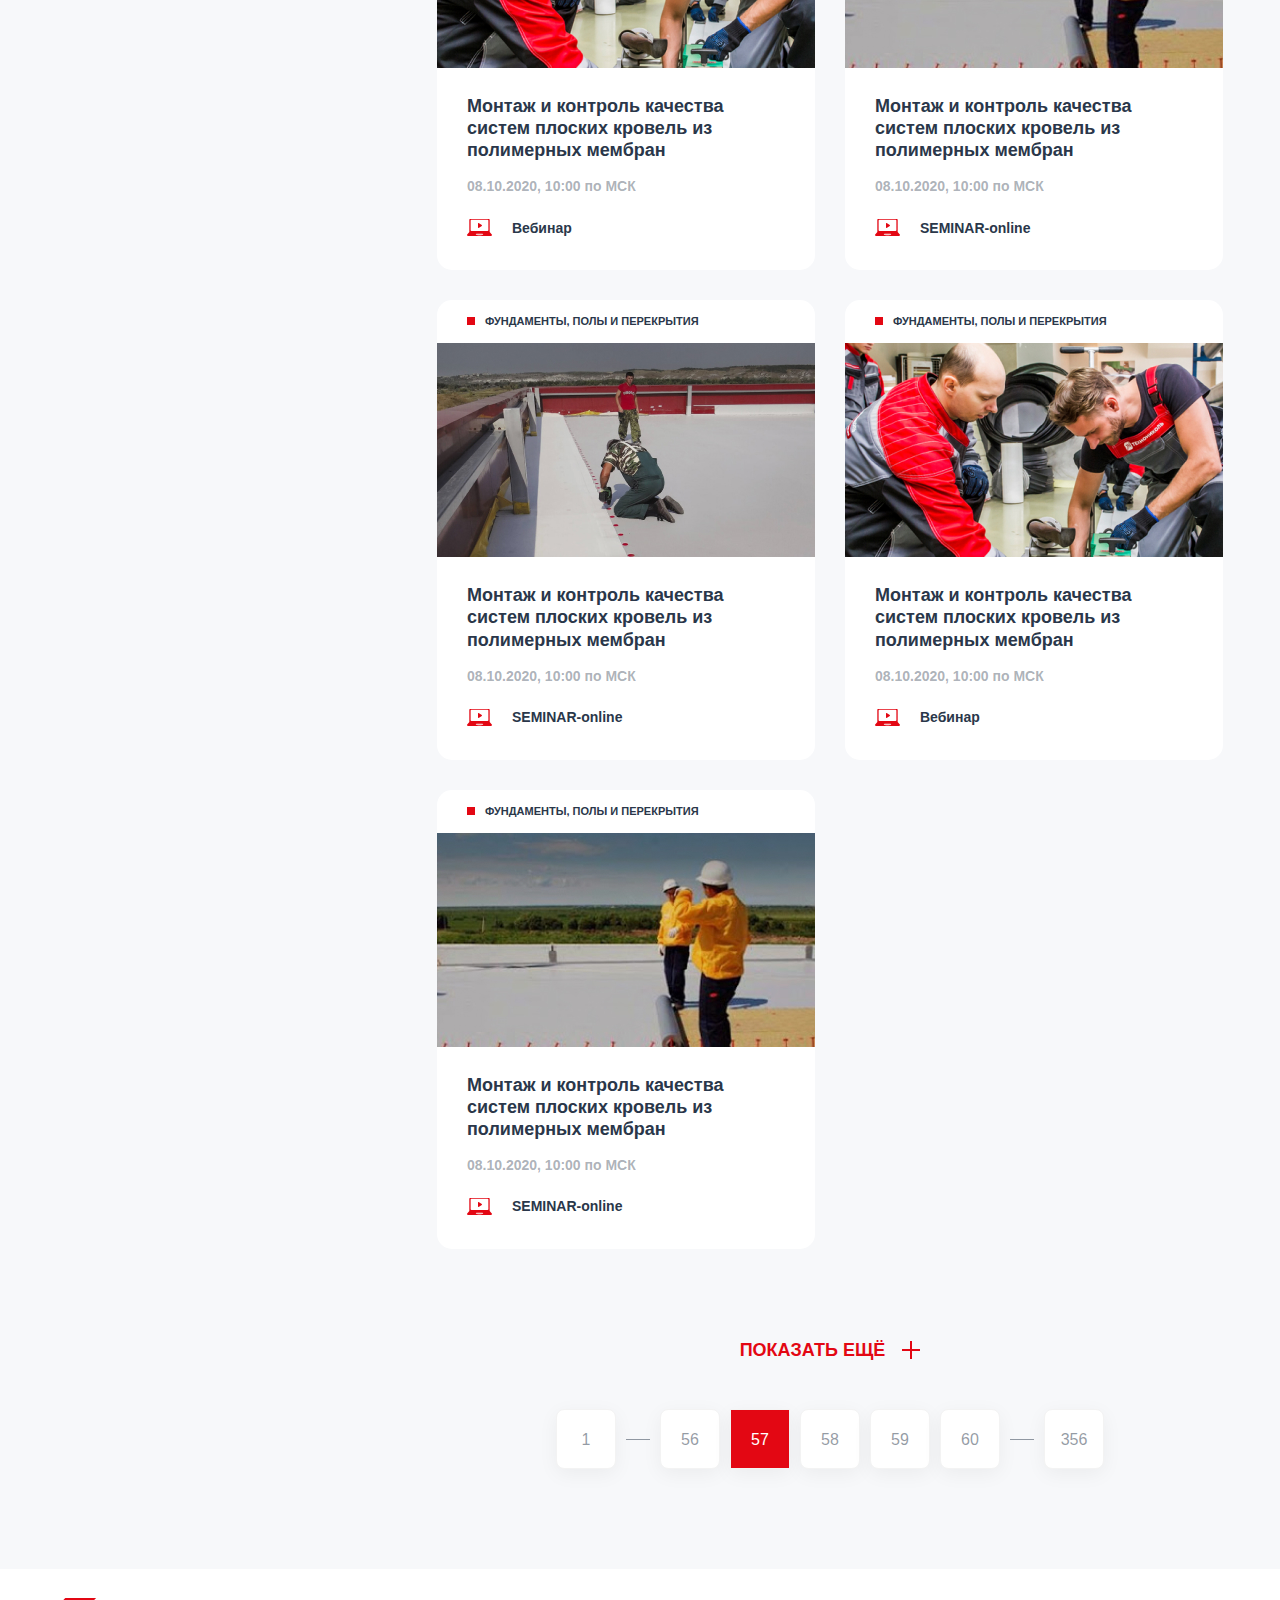
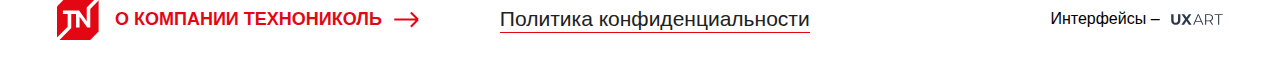
<file: webinars.html>
<!doctype html>
<html lang="ru">
<head>
    <meta charset="UTF-8">
    <meta name="viewport"
          content="width=device-width, user-scalable=no, initial-scale=1.0, maximum-scale=1.0, minimum-scale=1.0">
    <meta http-equiv="X-UA-Compatible" content="ie=edge">

    <title>Document</title>

    <link rel="stylesheet" href="js/datepicker/css/datepicker.min.css">
    <link rel="stylesheet" href="js/slider/nouislider.min.css">
    <link rel="stylesheet" href="js/carousel/assets/owl.carousel.css">
    <link rel="stylesheet" href="js/fb/jquery.fancybox.min.css">
    <link rel="stylesheet" href="css/main.css">
    <link rel="stylesheet" href="css/page.css">
    <link rel="stylesheet" href="css/pagenation.css">

    <script src="js/jquery-1.9.1.min.js"></script>
    <script src="js/datepicker/js/datepicker.js"></script>
    <script src="js/slider/nouislider.min.js"></script>
    <script src="js/carousel/owl.carousel.min.js"></script>
    <script src="js/fb/jquery.fancybox.min.js"></script>
    <script src="js/svgxuse.min.js"></script>
    <script src="js/filter.js"></script>
    <script src="js/main.js"></script>

</head>
<body>

<header class="header">
    <div class="container">
        <div class="header-row">
            <div class="header-box">
                <a href="/" class="header-logo">
                    <svg><use xlink:href="images/sprite.svg#logo"></use></svg>
                </a>
                <div class="header-nav-container">
                    <nav class="header-nav">
                        <ul>
                            <li><a href="#">Документы</a></li>
                            <li><a href="#">Материалы</a></li>
                            <li><a href="#">Обучение</a></li>
                            <li><a href="#">Сервисы</a></li>
                            <li><a href="#">Приложения</a></li>
                            <li><a href="#">Калькуляторы</a></li>
                            <li><a href="#">Объекты</a></li>
                        </ul>
                    </nav>

                    <div class="header-role-mobile">
                        <div class="header-role js-role">
                            <svg><use xlink:href="images/sprite.svg#map"></use></svg>
                            <span>Региональный оператор</span>
                        </div>
                    </div>

                </div>
            </div>
            <div class="header-buttons">
                <div class="header-role js-role">
                    <svg><use xlink:href="images/sprite.svg#map"></use></svg>
                    <span>Региональный оператор</span>
                </div>
                <button type="button" class="header-menu_open">
                    <span></span>
                </button>
            </div>
        </div>
    </div>
</header> <!-- header -->

    <div class="breadcrumb">
        <div class="container">
            <ul>
                <li><a href="#">Главная</a></li>
                <li>Обучение</li>
            </ul>
        </div>
    </div> <!-- breadcrumb -->

    <div class="catalog">
        <div class="container">
            <h1 class="catalog-title">
                Обучение
            </h1>

            <div class="catalog-wrapper">

                <div class="catalog-enum">

                    <div class="catalog-menu">
                        <div class="catalog-menu-enum">
                            <ul>
                                <li><a href="#">Курсы</a></li>
                                <li><a href="#">Очное обучение</a></li>
                                <li class="active"><a href="#">Вебинары</a></li>
                                <li><a href="#">Видео</a></li>
                                <li><a href="#">Статьи</a></li>
                            </ul>
                        </div>

                        <div class="catalog-sort">
                            Сортировать по:
                            <div class="catalog-sort-buttons">
                                <span class="active" data-sort="sort">Популярности</span>
                                <span data-sort="time">Длительности</span>
                            </div>
                        </div>
                    </div>

                    <div class="row">
                        <div class="col-md-6 col-xxl-4">
                            <div href="#" class="traning-item">
                                <div class="traning-section">
                                    Фундаменты, полы и перекрытия
                                </div>
                                <a href="#">
                                    <picture>
                                        <img src="images/img-8.jpg" alt="">
                                    </picture>
                                </a>
                                <div class="traning-content">
                                    <a href="#" class="traning-title">
                                        Монтаж и контроль качества систем плоских кровель из полимерных мембран
                                    </a>
                                    <div class="traning-info">
                                        <div class="traning-data">
                                            08.10.2020, 10:00 по МСК
                                        </div>
                                    </div>
                                    <div class="traning-product">
                                        <svg><use xlink:href="images/sprite.svg#webinar"></use></svg>
                                        SEMINAR-online
                                    </div>
                                </div>
                            </div>
                        </div>

                        <div class="col-md-6 col-xxl-4">
                            <div href="#" class="traning-item">
                                <div class="traning-section">
                                    Фундаменты, полы и перекрытия
                                </div>
                                <a href="#">
                                    <picture>
                                        <img src="images/img-9.jpg" alt="">
                                    </picture>
                                </a>
                                <div class="traning-content">
                                    <a href="#" class="traning-title">
                                        Монтаж и контроль качества систем плоских кровель из полимерных мембран
                                    </a>
                                    <div class="traning-info">
                                        <div class="traning-data">
                                            08.10.2020, 10:00 по МСК
                                        </div>
                                    </div>
                                    <div class="traning-product">
                                        <svg><use xlink:href="images/sprite.svg#webinar"></use></svg>
                                        Вебинар
                                    </div>
                                </div>
                            </div>
                        </div>

                        <div class="col-md-6 col-xxl-4">
                            <div href="#" class="traning-item">
                                <div class="traning-section">
                                    Фундаменты, полы и перекрытия
                                </div>
                                <a href="#">
                                    <picture>
                                        <img src="images/img-10.jpg" alt="">
                                    </picture>
                                </a>
                                <div class="traning-content">
                                    <a href="#" class="traning-title">
                                        Монтаж и контроль качества систем плоских кровель из полимерных мембран
                                    </a>
                                    <div class="traning-info">
                                        <div class="traning-data">
                                            08.10.2020, 10:00 по МСК
                                        </div>
                                    </div>
                                    <div class="traning-product">
                                        <svg><use xlink:href="images/sprite.svg#webinar"></use></svg>
                                        SEMINAR-online
                                    </div>
                                </div>
                            </div>
                        </div>
                        <div class="col-md-6 col-xxl-4">
                            <div href="#" class="traning-item">
                                <div class="traning-section">
                                    Фундаменты, полы и перекрытия
                                </div>
                                <a href="#">
                                    <picture>
                                        <img src="images/img-8.jpg" alt="">
                                    </picture>
                                </a>
                                <div class="traning-content">
                                    <a href="#" class="traning-title">
                                        Монтаж и контроль качества систем плоских кровель из полимерных мембран
                                    </a>
                                    <div class="traning-info">
                                        <div class="traning-data">
                                            08.10.2020, 10:00 по МСК
                                        </div>
                                    </div>
                                    <div class="traning-product">
                                        <svg><use xlink:href="images/sprite.svg#webinar"></use></svg>
                                        SEMINAR-online
                                    </div>
                                </div>
                            </div>
                        </div>

                        <div class="col-md-6 col-xxl-4">
                            <div href="#" class="traning-item">
                                <div class="traning-section">
                                    Фундаменты, полы и перекрытия
                                </div>
                                <a href="#">
                                    <picture>
                                        <img src="images/img-9.jpg" alt="">
                                    </picture>
                                </a>
                                <div class="traning-content">
                                    <a href="#" class="traning-title">
                                        Монтаж и контроль качества систем плоских кровель из полимерных мембран
                                    </a>
                                    <div class="traning-info">
                                        <div class="traning-data">
                                            08.10.2020, 10:00 по МСК
                                        </div>
                                    </div>
                                    <div class="traning-product">
                                        <svg><use xlink:href="images/sprite.svg#webinar"></use></svg>
                                        Вебинар
                                    </div>
                                </div>
                            </div>
                        </div>

                        <div class="col-md-6 col-xxl-4">
                            <div href="#" class="traning-item">
                                <div class="traning-section">
                                    Фундаменты, полы и перекрытия
                                </div>
                                <a href="#">
                                    <picture>
                                        <img src="images/img-10.jpg" alt="">
                                    </picture>
                                </a>
                                <div class="traning-content">
                                    <a href="#" class="traning-title">
                                        Монтаж и контроль качества систем плоских кровель из полимерных мембран
                                    </a>
                                    <div class="traning-info">
                                        <div class="traning-data">
                                            08.10.2020, 10:00 по МСК
                                        </div>
                                    </div>
                                    <div class="traning-product">
                                        <svg><use xlink:href="images/sprite.svg#webinar"></use></svg>
                                        SEMINAR-online
                                    </div>
                                </div>
                            </div>
                        </div>
                        <div class="col-md-6 col-xxl-4">
                            <div href="#" class="traning-item">
                                <div class="traning-section">
                                    Фундаменты, полы и перекрытия
                                </div>
                                <a href="#">
                                    <picture>
                                        <img src="images/img-8.jpg" alt="">
                                    </picture>
                                </a>
                                <div class="traning-content">
                                    <a href="#" class="traning-title">
                                        Монтаж и контроль качества систем плоских кровель из полимерных мембран
                                    </a>
                                    <div class="traning-info">
                                        <div class="traning-data">
                                            08.10.2020, 10:00 по МСК
                                        </div>
                                    </div>
                                    <div class="traning-product">
                                        <svg><use xlink:href="images/sprite.svg#webinar"></use></svg>
                                        SEMINAR-online
                                    </div>
                                </div>
                            </div>
                        </div>

                        <div class="col-md-6 col-xxl-4">
                            <div href="#" class="traning-item">
                                <div class="traning-section">
                                    Фундаменты, полы и перекрытия
                                </div>
                                <a href="#">
                                    <picture>
                                        <img src="images/img-9.jpg" alt="">
                                    </picture>
                                </a>
                                <div class="traning-content">
                                    <a href="#" class="traning-title">
                                        Монтаж и контроль качества систем плоских кровель из полимерных мембран
                                    </a>
                                    <div class="traning-info">
                                        <div class="traning-data">
                                            08.10.2020, 10:00 по МСК
                                        </div>
                                    </div>
                                    <div class="traning-product">
                                        <svg><use xlink:href="images/sprite.svg#webinar"></use></svg>
                                        Вебинар
                                    </div>
                                </div>
                            </div>
                        </div>

                        <div class="col-md-6 col-xxl-4">
                            <div href="#" class="traning-item">
                                <div class="traning-section">
                                    Фундаменты, полы и перекрытия
                                </div>
                                <a href="#">
                                    <picture>
                                        <img src="images/img-10.jpg" alt="">
                                    </picture>
                                </a>
                                <div class="traning-content">
                                    <a href="#" class="traning-title">
                                        Монтаж и контроль качества систем плоских кровель из полимерных мембран
                                    </a>
                                    <div class="traning-info">
                                        <div class="traning-data">
                                            08.10.2020, 10:00 по МСК
                                        </div>
                                    </div>
                                    <div class="traning-product">
                                        <svg><use xlink:href="images/sprite.svg#webinar"></use></svg>
                                        SEMINAR-online
                                    </div>
                                </div>
                            </div>
                        </div>
                        <div class="col-md-6 col-xxl-4">
                            <div href="#" class="traning-item">
                                <div class="traning-section">
                                    Фундаменты, полы и перекрытия
                                </div>
                                <a href="#">
                                    <picture>
                                        <img src="images/img-8.jpg" alt="">
                                    </picture>
                                </a>
                                <div class="traning-content">
                                    <a href="#" class="traning-title">
                                        Монтаж и контроль качества систем плоских кровель из полимерных мембран
                                    </a>
                                    <div class="traning-info">
                                        <div class="traning-data">
                                            08.10.2020, 10:00 по МСК
                                        </div>
                                    </div>
                                    <div class="traning-product">
                                        <svg><use xlink:href="images/sprite.svg#webinar"></use></svg>
                                        SEMINAR-online
                                    </div>
                                </div>
                            </div>
                        </div>

                        <div class="col-md-6 col-xxl-4">
                            <div href="#" class="traning-item">
                                <div class="traning-section">
                                    Фундаменты, полы и перекрытия
                                </div>
                                <a href="#">
                                    <picture>
                                        <img src="images/img-9.jpg" alt="">
                                    </picture>
                                </a>
                                <div class="traning-content">
                                    <a href="#" class="traning-title">
                                        Монтаж и контроль качества систем плоских кровель из полимерных мембран
                                    </a>
                                    <div class="traning-info">
                                        <div class="traning-data">
                                            08.10.2020, 10:00 по МСК
                                        </div>
                                    </div>
                                    <div class="traning-product">
                                        <svg><use xlink:href="images/sprite.svg#webinar"></use></svg>
                                        Вебинар
                                    </div>
                                </div>
                            </div>
                        </div>

                        <div class="col-md-6 col-xxl-4">
                            <div href="#" class="traning-item">
                                <div class="traning-section">
                                    Фундаменты, полы и перекрытия
                                </div>
                                <a href="#">
                                    <picture>
                                        <img src="images/img-10.jpg" alt="">
                                    </picture>
                                </a>
                                <div class="traning-content">
                                    <a href="#" class="traning-title">
                                        Монтаж и контроль качества систем плоских кровель из полимерных мембран
                                    </a>
                                    <div class="traning-info">
                                        <div class="traning-data">
                                            08.10.2020, 10:00 по МСК
                                        </div>
                                    </div>
                                    <div class="traning-product">
                                        <svg><use xlink:href="images/sprite.svg#webinar"></use></svg>
                                        SEMINAR-online
                                    </div>
                                </div>
                            </div>
                        </div>
                        <div class="col-md-6 col-xxl-4">
                            <div href="#" class="traning-item">
                                <div class="traning-section">
                                    Фундаменты, полы и перекрытия
                                </div>
                                <a href="#">
                                    <picture>
                                        <img src="images/img-8.jpg" alt="">
                                    </picture>
                                </a>
                                <div class="traning-content">
                                    <a href="#" class="traning-title">
                                        Монтаж и контроль качества систем плоских кровель из полимерных мембран
                                    </a>
                                    <div class="traning-info">
                                        <div class="traning-data">
                                            08.10.2020, 10:00 по МСК
                                        </div>
                                    </div>
                                    <div class="traning-product">
                                        <svg><use xlink:href="images/sprite.svg#webinar"></use></svg>
                                        SEMINAR-online
                                    </div>
                                </div>
                            </div>
                        </div>

                        <div class="col-md-6 col-xxl-4">
                            <div href="#" class="traning-item">
                                <div class="traning-section">
                                    Фундаменты, полы и перекрытия
                                </div>
                                <a href="#">
                                    <picture>
                                        <img src="images/img-9.jpg" alt="">
                                    </picture>
                                </a>
                                <div class="traning-content">
                                    <a href="#" class="traning-title">
                                        Монтаж и контроль качества систем плоских кровель из полимерных мембран
                                    </a>
                                    <div class="traning-info">
                                        <div class="traning-data">
                                            08.10.2020, 10:00 по МСК
                                        </div>
                                    </div>
                                    <div class="traning-product">
                                        <svg><use xlink:href="images/sprite.svg#webinar"></use></svg>
                                        Вебинар
                                    </div>
                                </div>
                            </div>
                        </div>

                        <div class="col-md-6 col-xxl-4">
                            <div href="#" class="traning-item">
                                <div class="traning-section">
                                    Фундаменты, полы и перекрытия
                                </div>
                                <a href="#">
                                    <picture>
                                        <img src="images/img-10.jpg" alt="">
                                    </picture>
                                </a>
                                <div class="traning-content">
                                    <a href="#" class="traning-title">
                                        Монтаж и контроль качества систем плоских кровель из полимерных мембран
                                    </a>
                                    <div class="traning-info">
                                        <div class="traning-data">
                                            08.10.2020, 10:00 по МСК
                                        </div>
                                    </div>
                                    <div class="traning-product">
                                        <svg><use xlink:href="images/sprite.svg#webinar"></use></svg>
                                        SEMINAR-online
                                    </div>
                                </div>
                            </div>
                        </div>

                        <div class="col-12">
                            <div class="pagenation">
                                <div class="pagenation-more">
                                    <a href="#" class="js-show-more">показать ещё</a>
                                </div>
                                <ul>
                                    <li class="pagenation-first"><a href="#">1</a></li>
                                    <li><a href="#">56</a></li>
                                    <li class="current"><a href="#">57</a></li>
                                    <li><a href="#">58</a></li>
                                    <li><a href="#">59</a></li>
                                    <li><a href="#">60</a></li>
                                    <li class="pagenation-last"><a href="#">356</a></li>
                                </ul>
                            </div>
                        </div>
                    </div>

                </div>

                <form class="catalog-filter">
                
                    <button type="button" class="catalog-filter-open js-open-filter">
                        Открыть фильтр
                    </button>
                
                    <div class="catalog-filter-wrapper">
                        <div class="catalog-filter-box">
                            <div class="catalog-filter-title active">
                                Тип конструкции
                            </div>
                            <div class="catalog-filter-items">
                                <div class="checkbox">
                                    <label>
                                        <input type="checkbox" name="name1">
                                        <span>Кровля</span>
                                    </label>
                                </div>
                                <div class="checkbox">
                                    <label>
                                        <input type="checkbox" name="name1">
                                        <span>Чердак</span>
                                    </label>
                                </div>
                                <div class="checkbox">
                                    <label>
                                        <input type="checkbox" name="name1">
                                        <span>Фасад</span>
                                    </label>
                                </div>
                                <div class="checkbox">
                                    <label>
                                        <input type="checkbox" name="name1">
                                        <span>Фундамент</span>
                                    </label>
                                </div>
                                <div class="checkbox">
                                    <label>
                                        <input type="checkbox" name="name1">
                                        <span>Трубопровод</span>
                                    </label>
                                </div>
                                <div class="checkbox">
                                    <label>
                                        <input type="checkbox" name="name1">
                                        <span>Воздуховод</span>
                                    </label>
                                </div>
                                <div class="checkbox">
                                    <label>
                                        <input type="checkbox" name="name1">
                                        <span>Электрофильтр</span>
                                    </label>
                                </div>
                            </div>
                        </div>
                
                        <div class="catalog-filter-box">
                            <div class="catalog-filter-title active">
                                Длительность видео, (мин)
                            </div>
                            <div class="catalog-filter-items">
                
                                <div class="catalog-filter-slider slider" id="timeslider" data-slide="true"></div>
                
                                <div class="date-input input">
                                    <div class="input-before">
                                        От
                                    </div>
                                    <input type="text" name="start" value="" placeholder="5" id="timestart">
                                    <div class="input-after">
                                        мин
                                    </div>
                                </div>
                                <div class="date-input input">
                                    <div class="input-before">
                                        До
                                    </div>
                                    <input type="text" name="start" value="" placeholder="10" id="timeend">
                                    <div class="input-after">
                                        мин
                                    </div>
                                </div>
                            </div>
                        </div>
                
                        <div class="catalog-filter-box">
                            <div class="catalog-filter-title active">
                                Продукты для
                            </div>
                            <div class="catalog-filter-items">
                                <div class="price-input input">
                                    <div class="price-input-before">
                                        От
                                    </div>
                                    <input type="text" name="start" value="" placeholder="11 000">
                                    <div class="price-input-after">
                                        ₽
                                    </div>
                                </div>
                                <div class="price-input input">
                                    <div class="price-input-before">
                                        До
                                    </div>
                                    <input type="text" name="end" value="" placeholder="11 000">
                                    <div class="price-input-after">
                                        ₽
                                    </div>
                                </div>
                            </div>
                        </div>
                
                        <div class="catalog-filter-box">
                            <div class="catalog-filter-title active">
                                Начало обучения
                            </div>
                            <div class="catalog-filter-items">
                                <div class="date-input input">
                                    <div class="input-before">
                                        С
                                    </div>
                                    <input type="text" name="start" class="js-start" value="" placeholder="21.01.2019">
                                    <svg class="input-icon" width="24"><use xlink:href="images/sprite.svg#calendar"></use></svg>
                                </div>
                                <div class="date-input input">
                                    <div class="input-before">
                                        По
                                    </div>
                                    <input type="text" name="end" class="js-end" value="" placeholder="21.01.2019">
                                    <svg class="input-icon" width="24"><use xlink:href="images/sprite.svg#calendar"></use></svg>
                                </div>
                                <div class="date-ready-enum">
                                    <button class="date-ready" type="button" data-start="05.05.2021" data-end="05.05.2021">Сегодня</button>
                                    <button class="date-ready" type="button" data-start="05.05.2021" data-end="10.05.2021">На этой неделе</button>
                                    <button class="date-ready" type="button" data-start="05.05.2021" data-end="31.05.2021">В этом месяце</button>
                                    <button class="date-ready" type="button" data-start="05.05.2021" data-end="31.07.2021">В этом квартале</button>
                                </div>
                            </div>
                        </div>
                
                
                
                        <div class="catalog-filter-box">
                            <div class="catalog-filter-title active">
                                Учебный центр
                            </div>
                            <div class="catalog-filter-items">
                
                                <div class="search-input input">
                                    <input type="text" name="search" value="" placeholder="Начните вводить">
                                    <svg class="input-icon" width="24"><use xlink:href="images/sprite.svg#search"></use></svg>
                                </div>
                
                                <div class="catalog-filter-swiper">
                                    <div class="checkbox">
                                        <label>
                                            <input type="checkbox" name="name1">
                                            <span>Москва</span>
                                        </label>
                                    </div>
                                    <div class="checkbox">
                                        <label>
                                            <input type="checkbox" name="name1">
                                            <span>Санкт-Петербург</span>
                                        </label>
                                    </div>
                                    <div class="checkbox">
                                        <label>
                                            <input type="checkbox" name="name1">
                                            <span>Астана (Казахстан)</span>
                                        </label>
                                    </div>
                                    <div class="checkbox">
                                        <label>
                                            <input type="checkbox" name="name1">
                                            <span>Белгород</span>
                                        </label>
                                    </div>
                                    <div class="checkbox">
                                        <label>
                                            <input type="checkbox" name="name1">
                                            <span>Краснодар</span>
                                        </label>
                                    </div>
                                    <div class="checkbox">
                                        <label>
                                            <input type="checkbox" name="name1">
                                            <span>Пятигорск</span>
                                        </label>
                                    </div>
                                    <div class="checkbox">
                                        <label>
                                            <input type="checkbox" name="name1">
                                            <span>Екатеринбург</span>
                                        </label>
                                    </div>
                                    <div class="checkbox">
                                        <label>
                                            <input type="checkbox" name="name1">
                                            <span>Ростов-на-Дону</span>
                                        </label>
                                    </div>
                                </div>
                
                                <button type="button" class="catalog-filter-more js-filter-more">Показать ещё</button>
                
                            </div>
                        </div>
                
                
                        <div class="catalog-filter-box">
                            <div class="catalog-filter-title active">
                                Тип конструкции
                            </div>
                            <div class="catalog-filter-items">
                                <div class="checkbox">
                                    <label>
                                        <input type="checkbox" name="name1">
                                        <span>Кровля</span>
                                    </label>
                                </div>
                                <div class="checkbox">
                                    <label>
                                        <input type="checkbox" name="name1">
                                        <span>Чердак</span>
                                    </label>
                                </div>
                                <div class="checkbox">
                                    <label>
                                        <input type="checkbox" name="name1">
                                        <span>Фасад</span>
                                    </label>
                                </div>
                                <div class="checkbox">
                                    <label>
                                        <input type="checkbox" name="name1">
                                        <span>Фундамент</span>
                                    </label>
                                </div>
                                <div class="checkbox">
                                    <label>
                                        <input type="checkbox" name="name1">
                                        <span>Трубопровод</span>
                                    </label>
                                </div>
                                <div class="checkbox">
                                    <label>
                                        <input type="checkbox" name="name1">
                                        <span>Воздуховод</span>
                                    </label>
                                </div>
                                <div class="checkbox">
                                    <label>
                                        <input type="checkbox" name="name1">
                                        <span>Электрофильтр</span>
                                    </label>
                                </div>
                            </div>
                        </div>
                
                        <div class="catalog-filter-buttons">
                            <button type="button" class="catalog-filter-clear js-filter-clear">
                                Очистить фильтр
                                <svg><use xlink:href="images/sprite.svg#clear"></use></svg>
                            </button>
                        </div>
                
                    </div>
                
                </form>

            </div>
        </div>
    </div> <!-- catalog -->



<footer class="page-footer">
    <div class="container">
        <div class="page-footer-row">
            <div class="page-footer-row">
                <div class="page-footer-about">
                    <svg class="page-footer-logo"><use xlink:href="images/sprite.svg#logo-small"></use></svg>
                    О компании технониколь
                    <svg class="page-footer-arrow"><use xlink:href="images/sprite.svg#red-arrow"></use></svg>
                </div>
                <a href="#" class="page-footer-link">
                    Политика конфиденциальности
                </a>
            </div>
            <a href="#" class="page-footer-uxart">
                Интерфейсы – <svg><use xlink:href="images/sprite.svg#uxart"></use></svg>
            </a>
        </div>
    </div>
</footer>

<div class="loading"></div>

<div class="modal modal-role js-modal-role">
    <div class="modal-title">
        Ваша роль на сайте
    </div>
    <div class="modal-dsc">
        Сайт будет подстраиваться в зависимости от вашей роли. Измениь выбор можно в любой момент. Выбор роли находится в верхней части страницы.
    </div>
    <div class="modal-role-enum">
        <button class="modal-role-item" type="button" data-text="Региональный оператор">
            <svg><use xlink:href="images/roles.svg#icon1"></use></svg>
            Региональный оператор услуг ЖКХ
        </button>
        <button class="modal-role-item" type="button" data-text="Проектная организация">
            <svg><use xlink:href="images/roles.svg#icon2"></use></svg>
            Проектная организация
        </button>
        <button class="modal-role-item" type="button" data-text="Подрядная организация">
            <svg><use xlink:href="images/roles.svg#icon3"></use></svg>
            Подрядная организация
        </button>
        <button class="modal-role-item" type="button" data-text="Жильцы">
            <svg><use xlink:href="images/roles.svg#icon4"></use></svg>
            Жильцы
        </button>
        <button class="modal-role-item" type="button" data-text="Управляющая компания">
            <svg><use xlink:href="images/roles.svg#icon5"></use></svg>
            Управляющая компания
        </button>
        <button class="modal-role-item" type="button" data-text="Другое">
            <svg><use xlink:href="images/roles.svg#icon6"></use></svg>
            Другое
        </button>
    </div>
</div>

</body>
</html>
</file>
<file: css/page.css>
body {
  background: #F7F8FA; }

/* header */
.header-role {
  display: flex;
  align-items: center;
  justify-content: flex-end;
  height: 100%; }

.header-role span {
  border-bottom: 1px dashed #2A374A;
  cursor: pointer;
  transition: ease 300ms; }

.header-role svg {
  cursor: pointer;
  margin-right: 10px;
  height: 40px;
  width: 40px; }

.header-role:hover span {
  color: #E30713;
  border-color: #E30713; }

.header-role-mobile {
  display: none; }

@media screen and (max-width: 1750px) {
  .header-role span {
    border: none; } }

@media screen and (max-width: 1199px) {
  .header-role span {
    display: none; } }

@media screen and (max-width: 991px) {
  .header-role-mobile {
    display: flex;
    justify-content: center; }
  .header-role-mobile .header-role span {
    display: block; }
  .header-role-mobile .header-role {
    display: flex; }
  .header-role-mobile {
    margin-top: 25px; } }

/* breadcrumb */
.breadcrumb {
  color: #2A374A;
  font-size: 14px;
  line-height: 15px;
  padding-top: 31px;
  padding-bottom: 72px; }

.breadcrumb.-detail {
  position: absolute;
  left: 0;
  width: 100%;
  z-index: 2; }

.breadcrumb li a {
  color: #2A374A; }

.breadcrumb li {
  color: rgba(42, 55, 74, 0.4);
  display: inline;
  line-height: 1.5; }

.breadcrumb li + li {
  padding-left: 23px;
  position: relative; }

.breadcrumb li + li:before {
  background-color: transparent;
  border-width: 5px;
  border-style: solid;
  border-color: transparent;
  border-left-color: #E30713;
  border-top-width: 4px;
  border-bottom-width: 4px;
  content: '';
  display: block;
  position: absolute;
  top: 4px;
  left: 6px;
  height: 0;
  width: 0; }

.breadcrumb.-detail li,
.breadcrumb.-detail li a {
  color: #fff; }

@media screen and (max-width: 1199px) {
  .breadcrumb {
    padding-top: 25px;
    padding-bottom: 50px; } }

/* catalog */
.catalog-title {
  color: #2A374A;
  font-weight: 600;
  font-size: 60px;
  margin-bottom: 96px;
  text-transform: uppercase; }

.catalog-wrapper {
  display: flex;
  justify-content: space-between; }

.catalog-filter {
  order: 1;
  max-width: 370px;
  margin-bottom: 30px;
  width: 100%; }

.catalog-enum {
  order: 2;
  max-width: calc(100% - 560px);
  position: relative;
  width: 100%; }

.catalog-enum.load:before {
  background: #f7f8fa;
  content: '';
  display: block;
  opacity: .7;
  position: absolute;
  top: 0;
  left: 0;
  height: 100%;
  width: 100%;
  z-index: 9; }

.catalog-filter-title {
  border-bottom: 1px solid rgba(42, 55, 74, 0.2);
  color: #2A374A;
  cursor: pointer;
  font-weight: 600;
  font-size: 18px;
  line-height: 22px;
  margin-bottom: 30px;
  padding: 18px 38px 18px 0;
  position: relative; }

.catalog-filter-title:before {
  background: transparent;
  border-top: 1px solid #000;
  border-left: 1px solid #000;
  content: '';
  display: block;
  position: absolute;
  top: 19px;
  right: 0;
  transform: rotate(-135deg);
  height: 14px;
  width: 14px; }

.catalog-filter-title.active:before {
  top: 25px;
  transform: rotate(45deg); }

.catalog-filter-box .checkbox {
  margin-bottom: 25px; }

.catalog-filter-clear {
  background: #fff;
  color: #E30713;
  font-weight: 600;
  font-size: 18px;
  display: flex;
  align-items: center;
  justify-content: center;
  line-height: 22px;
  max-width: 380px;
  padding: 0 20px;
  text-transform: uppercase;
  height: 60px;
  width: 100%; }

.catalog-filter-clear svg {
  margin-left: 16px;
  height: 20px;
  width: 20px; }

.catalog-filter-slider {
  margin-bottom: 43px; }

.catalog-sort {
  color: #2A374A;
  font-size: 18px;
  line-height: 22px;
  margin-bottom: 68px;
  text-align: right; }

.catalog-sort span {
  color: rgba(42, 55, 74, 0.4);
  cursor: pointer;
  font-weight: 600;
  font-size: 18px;
  line-height: 22px;
  margin-left: 20px; }

.catalog-sort span.active {
  color: #E30713;
  padding-right: 18px;
  position: relative; }

.catalog-sort span.active:after,
.catalog-sort span.active:before {
  background-color: transparent;
  border-width: 5px;
  border-style: solid;
  border-color: transparent;
  border-left-width: 4px;
  border-right-width: 4px;
  content: '';
  display: block;
  position: absolute;
  right: 0;
  height: 0;
  width: 0; }

.catalog-sort span.active:after {
  border-top-color: #F48C90;
  bottom: 0; }

.catalog-sort span.active:before {
  border-bottom-color: #E30713;
  top: 0; }

.catalog-item {
  background: #FFFFFF;
  border-radius: 15px;
  display: flex;
  justify-content: stretch;
  height: calc(100% - 30px);
  min-height: 380px;
  padding: 45px 40px 35px;
  position: relative;
  margin-bottom: 30px; }

.catalog-item-description {
  display: flex;
  flex-direction: column;
  justify-content: space-between;
  width: 100%; }

.catalog-item-description picture {
  display: flex;
  justify-content: center;
  align-items: center;
  margin-bottom: 20px;
  width: 100%; }

.catalog-item-description picture img {
  max-height: 186px;
  max-width: 267px; }

.catalog-item-title {
  color: #2A374A;
  font-weight: 600;
  font-size: 18px;
  line-height: 22px;
  text-transform: uppercase; }

.catalog-item-text {
  color: #2A374A;
  font-size: 16px;
  line-height: 1.4;
  margin-top: 6px; }

.catalog-item-content {
  background: #E30713;
  border-radius: 15px;
  display: flex;
  flex-direction: column;
  justify-content: space-between;
  opacity: 0;
  padding: 40px;
  position: absolute;
  top: 0;
  left: 0;
  transition: ease 300ms;
  height: 100%;
  width: 100%; }

.catalog-item:hover .catalog-item-content {
  opacity: 1; }

.catalog-item-content .catalog-item-title {
  color: #fff; }

.catalog-item-about {
  color: #FFFFFF;
  font-size: 16px;
  line-height: 1.46;
  letter-spacing: 0.01em;
  margin-top: 10px; }

a.catalog-item-more {
  font-size: 0; }

a.catalog-item-more svg {
  height: 18px;
  width: 30px; }

.catalog .pagenation {
  padding-bottom: 50px; }

.catalog-sort-buttons {
  display: inline; }

.catalog-menu {
  display: flex;
  justify-content: space-between; }

.catalog-menu-enum ul {
  display: flex;
  justify-content: space-between; }

.catalog-menu-enum {
  max-width: 626px;
  width: 100%; }

.catalog-menu-enum ul {
  border-bottom: 1px solid rgba(42, 55, 74, 0.2); }

.catalog-menu-enum ul li {
  margin-bottom: -1px;
  width: 100%; }

.catalog-menu-enum ul li.active a {
  color: #E30713;
  position: relative;
  z-index: 1; }

.catalog-menu-enum ul a {
  border-bottom: 3px solid transparent;
  color: rgba(42, 55, 74, 0.4);
  display: block;
  font-weight: 600;
  font-size: 16px;
  line-height: 19px;
  padding: 0 20px 16px;
  transition: ease 300ms;
  text-align: center;
  white-space: nowrap; }

.catalog-menu-enum ul li.active a {
  border-color: #E30713; }

.catalog-filter-more {
  border-bottom: 1px dashed #E30713;
  color: #2A374A;
  font-size: 18px;
  line-height: 25px;
  margin-bottom: 40px; }

.catalog-filter-swiper {
  max-height: 233px;
  overflow: hidden;
  transition: ease 300ms;
  width: 100%; }

.catalog-filter-swiper.active {
  max-height: 100%; }

.catalog-enum .row [class^=col-]:hover {
  z-index: 6; }

.catalog-filter-open {
  display: none; }

@media screen and (max-width: 1750px) {
  .catalog-filter {
    max-width: 260px; }
  .catalog-enum {
    max-width: calc(100% - 380px); }
  .catalog-menu {
    display: block; }
  .catalog-menu-enum {
    margin-bottom: 30px;
    max-width: 100%; } }

@media screen and (max-width: 1199px) {
  .catalog-title {
    font-size: 45px;
    margin-bottom: 60px; }
  .catalog-wrapper {
    display: flex;
    flex-direction: column; }
  .catalog-filter {
    max-width: 100%; }
  .catalog-filter-items {
    display: flex;
    flex-flow: row wrap; }
  .catalog-filter-box .checkbox {
    margin-bottom: 15px;
    margin-right: 15px;
    width: calc(25% - 15px); }
  .catalog-filter-title {
    padding: 10px 38px 10px 0;
    margin-bottom: 20px; }
  .catalog-filter-buttons {
    display: flex;
    justify-content: center;
    margin-top: 20px; }
  .catalog-enum {
    max-width: 100%; }
  .catalog-sort {
    margin-bottom: 30px; }
  .catalog-filter-items {
    display: none; }
  .catalog-filter-title:before {
    height: 10px;
    width: 10px; }
  .catalog-filter-title.active:before {
    top: 17px; } }

@media screen and (max-width: 992px) {
  .catalog-title {
    font-size: 34px;
    margin-bottom: 40px; }
  .catalog-filter-title {
    padding: 7px 38px 6px 0;
    margin-bottom: 15px; }
  .catalog-sort {
    font-size: 17px;
    line-height: 19px;
    text-align: left; }
  .catalog-menu-enum ul a {
    font-size: 15px;
    padding: 0 14px 13px; } }

@media screen and (max-width: 767px) {
  .catalog-title {
    font-size: 27px;
    margin-bottom: 35px; }
  .catalog-sort-buttons {
    display: flex;
    margin-top: 10px; }
  .catalog-sort span {
    font-size: 16px;
    margin-right: 20px;
    margin-left: 0; }
  .catalog-filter-open {
    background: #fff;
    color: #E30713;
    font-weight: 600;
    font-size: 18px;
    display: flex;
    align-items: center;
    justify-content: center;
    line-height: 22px;
    padding: 0 20px;
    text-transform: uppercase;
    height: 50px;
    width: 100%; }
  .catalog-filter-open svg {
    transform: rotate(45deg);
    margin-left: 16px;
    height: 20px;
    width: 20px; }
  .catalog-filter-wrapper {
    padding-top: 20px;
    display: none; }
  .catalog-filter-items {
    display: flex; }
  .catalog-filter-box .checkbox {
    width: calc(50% - 15px); }
  .catalog-filter-swiper .checkbox {
    width: 100%; }
  .catalog-filter-slider {
    margin-top: 17px;
    margin-bottom: 23px;
    width: 100%; }
  .catalog-menu-enum ul {
    border-bottom: none;
    justify-content: flex-start;
    flex-flow: row wrap; }
  .catalog-menu-enum ul a {
    background: #FFFFFF;
    border: 1px solid #F3F3F3;
    box-sizing: border-box;
    box-shadow: 0 5px 20px rgba(0, 0, 0, 0.05);
    border-radius: 3px;
    color: rgba(42, 55, 74, 0.5);
    padding: 8px 12px; }
  .catalog-menu-enum ul li {
    margin: 0 8px 8px 0;
    width: auto; }
  .catalog-menu-enum ul li.active a {
    border-color: #E30713;
    background: #E30713;
    color: #fff; } }

/* .checkbox */
.checkbox input {
  display: none; }

.checkbox span {
  cursor: pointer;
  display: inline-block;
  padding: 4px 0 3px 36px;
  position: relative; }

.checkbox span:before {
  background: #FFFFFF;
  border: 1px solid #E7E9ED;
  content: '';
  display: block;
  position: absolute;
  top: 0;
  left: 0;
  transition: ease 300ms;
  height: 24px;
  width: 24px; }

.checkbox span:after {
  background: transparent;
  border-right: 2px solid;
  border-bottom: 2px solid;
  color: rgba(42, 55, 74, 0.4);
  content: '';
  opacity: 0;
  position: absolute;
  top: 5px;
  left: 9px;
  transform: rotate(45deg);
  transition: ease 300ms;
  height: 11px;
  width: 6px; }

.checkbox:hover span:after {
  color: rgba(42, 55, 74, 0.4);
  opacity: 1; }

.checkbox input:checked ~ span:before {
  background: #E72430;
  border: 1px solid #E72430; }

.checkbox input:checked ~ span:after {
  color: white;
  opacity: 1; }

@media screen and (max-width: 767px) {
  .checkbox span {
    font-size: 15px;
    padding: 5px 0 4px 36px; } }

/* input */
.input {
  color: #4F4F4F;
  font-size: 16px;
  line-height: 55px;
  position: relative;
  width: 100%; }

.input input {
  background: #FFFFFF;
  border: 1px solid #E7E9ED;
  box-sizing: border-box;
  display: block;
  font-size: 16px;
  line-height: 55px;
  padding: 0 20px;
  height: 55px;
  width: 100%; }

.input-icon {
  position: absolute;
  top: 50%;
  right: 20px;
  transform: translateY(-50%); }

.input-before {
  position: absolute;
  top: 0;
  left: 20px; }

.input-before ~ input {
  padding-left: 45px; }

.input-after {
  position: absolute;
  top: 0;
  right: 20px; }

.input-after ~ input {
  padding-right: 45px; }

/* price-input */
.price-input {
  color: #4F4F4F;
  font-size: 16px;
  line-height: 55px;
  margin-bottom: 20px;
  position: relative; }

.price-input.input input {
  padding: 0 48px 0 45px; }

.price-input input::-webkit-input-placeholder {
  color: rgba(42, 55, 74, 0.4); }

.price-input input:-moz-placeholder {
  color: rgba(42, 55, 74, 0.4); }

.price-input-after,
.price-input-before {
  position: absolute;
  top: 0; }

.price-input-after {
  right: 20px; }

.price-input-before {
  left: 20px; }

/* date-input */
.date-input {
  margin-bottom: 20px; }

.date-ready-enum {
  display: flex;
  flex-flow: row wrap; }

.date-ready {
  border-bottom: 1px dashed;
  color: rgba(42, 55, 74, 0.4);
  font-weight: 600;
  font-size: 12px;
  line-height: 15px;
  margin-right: 17px;
  margin-bottom: 11px;
  transition: ease 300ms; }

.date-ready:hover {
  color: #E30713; }

/* search-input */
.search-input {
  margin-bottom: 25px; }

/* footer */
.page-footer {
  background: #fff; }

.page-footer-row {
  display: flex;
  justify-content: space-between;
  align-items: center;
  min-height: 100px; }

.page-footer-about {
  color: #E30713;
  display: flex;
  align-items: center;
  font-weight: 600;
  font-size: 18px;
  line-height: 22px;
  margin-right: 80px;
  text-transform: uppercase; }

.page-footer-logo {
  margin-right: 16px;
  height: 42px;
  width: 42px; }

.page-footer-arrow {
  margin-left: 12px;
  height: 17px;
  width: 26px; }

.page-footer-link {
  border-bottom: 1px solid #E30713;
  font-size: 21px;
  line-height: 26px;
  color: #212121; }

.page-footer-uxart svg {
  display: inline-block;
  margin-left: 7px;
  vertical-align: middle;
  height: 11px;
  width: 52px; }

@media screen and (max-width: 1199px) {
  .page-footer-about {
    font-size: 16px;
    margin-right: 50px; }
  .page-footer-link {
    font-size: 17px;
    line-height: 21px; } }

@media screen and (max-width: 992px) {
  a.page-footer-uxart {
    display: none; } }

@media screen and (max-width: 767px) {
  .page-footer-row {
    display: block; }
  .page-footer-arrow {
    display: none; }
  .page-footer {
    padding: 20px 0;
    text-align: center; }
  .page-footer-logo {
    margin-right: 12px;
    height: 32px;
    width: 32px; }
  .page-footer-about {
    margin-bottom: 20px;
    margin-right: 0;
    justify-content: center; } }

/* traning */
.traning-item {
  background: #FFFFFF;
  border-radius: 15px;
  display: block;
  margin-bottom: 30px;
  padding: 0 0 30px;
  position: relative;
  transition: ease 300ms;
  height: calc(100% - 30px);
  width: 100%;
  z-index: 3; }

.traning-item:hover {
  transform: translateY(-10px); }

.traning-section:before {
  background: #E30713;
  content: '';
  display: block;
  position: absolute;
  top: 17px;
  left: 30px;
  height: 8px;
  width: 8px; }

.traning-section {
  color: #2A374A;
  font-weight: 600;
  font-size: 11px;
  line-height: 13px;
  padding: 15px 20px 15px 48px;
  position: relative;
  text-transform: uppercase; }

.traning-item img {
  display: block;
  -o-object-fit: cover;
     object-fit: cover;
  height: 214px;
  width: 100%; }

.traning-item picture {
  display: block;
  position: relative;
  margin-bottom: 27px; }

.traning-item picture svg {
  position: absolute;
  top: 50%;
  left: 50%;
  transform: translate(-50%, -50%);
  transition: ease 300ms; }

.traning-item:hover picture svg {
  transform: translate(-50%, -50%) scale(1.1); }

a.traning-title,
.traning-title {
  color: #2A374A;
  display: block;
  font-weight: 600;
  font-size: 18px;
  line-height: 1.23; }

.traning-info {
  color: rgba(42, 55, 74, 0.4);
  display: flex;
  align-items: center;
  justify-content: space-between;
  margin-top: 17px; }

.traning-data {
  font-weight: 600;
  font-size: 14px;
  line-height: 17px; }

.traning-location {
  font-weight: 600;
  font-size: 14px;
  line-height: 130%; }

.traning-content {
  padding: 0 30px;
  position: relative; }

.traning-location svg {
  margin-right: 15px;
  height: 15px;
  width: 15px; }

.traning-location {
  display: flex;
  align-items: center; }

.traning-price {
  color: #E30713;
  font-weight: 600;
  font-size: 18px;
  line-height: 1.5;
  margin-top: 17px; }

.traning-product {
  color: #2A374A;
  display: flex;
  align-items: center;
  font-weight: 600;
  font-size: 14px;
  margin-top: 20px;
  line-height: 1.3; }

.traning-product svg {
  margin-right: 20px;
  height: 25px;
  width: 25px; }

/* .datepicker */
.datepicker {
  box-shadow: 0px 9px 37px rgba(0, 0, 0, 0.07);
  border: none;
  border-radius: 0; }

.datepicker--cell.-selected- {
  background: #FFF5F5;
  border-radius: 54px;
  color: #1F1F1F;
  font-size: 14px;
  position: relative;
  z-index: 1; }

.datepicker--cell.datepicker--cell-day.-range-to-.-selected-:before {
  left: 0; }

.datepicker--cell-day.datepicker--cell.-selected-:before {
  background: #FFF5F5;
  content: '';
  display: block;
  position: absolute;
  left: 52%;
  height: 100%;
  width: 51%;
  z-index: -1; }

.datepicker--cell-day.datepicker--cell.-selected-:after {
  border: 1px solid #E41F25;
  border-radius: 50%;
  content: '';
  position: absolute;
  top: 0;
  left: 0;
  right: 0;
  margin: 0 auto;
  height: 32px;
  width: 32px; }

.datepicker--cell.-selected-.-focus- {
  background: #fff; }

.datepicker--cell.-in-range- {
  background: #FFF5F5; }

.datepicker--cell.-current- {
  color: inherit; }

.datepicker--nav {
  border-color: transparent;
  padding-bottom: 0; }

.datepicker--days-names {
  border-bottom: 1px solid #E9E9E9;
  padding-bottom: 10px; }

.datepicker--cell-day.-other-month-, .datepicker--cell-year.-other-decade- {
  color: #C0C0C0; }

.datepicker--day-name {
  color: #1F1F1F; }

.datepicker--nav-title {
  color: #1F1F1F;
  font-weight: 600; }

.datepicker--nav-title i {
  color: #1F1F1F; }

.datepicker--cell.-selected-,
.datepicker--cell.-selected-.-current- {
  color: #1F1F1F;
  background: #ffffff; }

.datepicker--nav-action path {
  stroke: #E41F25; }

.datepicker--nav {
  justify-content: center; }

.datepicker--pointer {
  display: none; }

/* objects */
.object-title {
  color: #2A374A;
  font-weight: 600;
  font-size: 18px;
  line-height: 1.23; }

.object-dsc {
  color: #2A374A;
  font-size: 16px;
  line-height: 1.3;
  margin-top: 6px; }

.object-ttl {
  color: rgba(42, 55, 74, 0.4);
  font-weight: 600;
  font-size: 15px;
  line-height: 1.3;
  padding-top: 20px; }

.object-option {
  margin-top: 7px; }

.object-option-item {
  color: #2A374A;
  font-size: 16px;
  line-height: 1.5;
  margin-right: 20px; }

.object-option-item.hidden {
  display: none; }

.object-show {
  border-bottom: 1px dashed #E30713;
  color: #2A374A;
  font-size: 16px;
  line-height: 1.2; }

.object-about.hidden {
  background: #fff;
  border-radius: 15px;
  opacity: 0;
  padding: 0 30px 30px;
  position: absolute;
  top: 100%;
  left: 0;
  transition: ease 300ms;
  visibility: hidden;
  width: 100%; }

.traning-item:hover .object-about.hidden {
  visibility: visible;
  opacity: 1; }

/* slider */
.slider .noUi-connects {
  background: rgba(42, 55, 74, 0.2);
  border: none;
  height: 1px;
  overflow: unset; }

.slider .noUi-connect {
  background: #E00F20;
  height: 2px; }

.slider .noUi-handle.noUi-handle-lower,
.slider .noUi-handle.noUi-handle-upper {
  background: #E00F20;
  border: none;
  box-shadow: none;
  top: -4px;
  height: 10px;
  width: 10px; }

/* loading */
.loading {
  -webkit-animation: cog 1s linear 0s infinite;
          animation: cog 1s linear 0s infinite;
  background: transparent;
  border-radius: 50%;
  border-top: 5px solid #E30713;
  border-left: 5px solid #E30713;
  border-right: 5px solid transparent;
  border-bottom: 5px solid transparent;
  display: block;
  content: '';
  height: 80px;
  opacity: 0;
  margin-top: -40px;
  margin-left: -40px;
  position: fixed;
  top: 50%;
  left: 50%;
  transition: ease 300ms;
  visibility: hidden;
  width: 80px;
  z-index: 10; }

.loading.load {
  visibility: visible;
  opacity: 1; }

/* animate */

@-webkit-keyframes cog {
  from {
    -webkit-transform: rotate(0deg); }
  to {
    -webkit-transform: rotate(360deg); } }

@keyframes cog {
  from {
    transform: rotate(0deg); }
  to {
    transform: rotate(360deg); } }

/* detail-intro */
.detail {
  background: #fff; }

.detail-intro {
  display: flex;
  align-items: flex-end;
  min-height: 640px;
  margin-bottom: 50px;
  position: relative; }

.detail-intro picture img {
  display: block;
  -o-object-fit: cover;
     object-fit: cover;
  position: absolute;
  top: 0;
  left: 0;
  height: 100%;
  width: 100%; }

.detail-intro .container {
  align-items: flex-end;
  padding-bottom: 80px;
  position: relative;
  z-index: 2; }

.detail-wrapper {
  display: flex;
  align-items: flex-end;
  justify-content: space-between; }

.detail-intro-title {
  color: #FFFFFF;
  font-weight: 600;
  font-size: 45px;
  line-height: 1.1;
  max-width: 850px;
  margin-right: 40px; }

.detail-favorites {
  background: #E00F20;
  color: #F2F2F2;
  display: inline-flex;
  align-items: center;
  font-weight: 600;
  font-size: 18px;
  line-height: 22px;
  padding: 18px 61px;
  text-transform: uppercase;
  white-space: nowrap; }

.detail-favorites svg {
  margin-left: 17px;
  height: 23px;
  width: 18px; }

.detail-content {
  margin: 0 auto;
  max-width: 1020px;
  padding: 0 15px 20px; }

.detail-content-info {
  display: flex;
  justify-content: space-between;
  margin-bottom: 43px; }

.detail-data span {
  color: #E30713; }

.detail-data {
  color: #000000;
  font-weight: 600;
  font-size: 25px;
  line-height: 30px; }

.detail-content-about {
  border-left: 3px solid #E30713;
  color: #2A374A;
  font-weight: 600;
  font-size: 25px;
  line-height: 1.5;
  letter-spacing: 0.01em;
  margin-bottom: 50px;
  padding-left: 27px; }

@media screen and (max-width: 1199px) {
  .detail-intro-title {
    font-size: 38px; } }

@media screen and (max-width: 991px) {
  .detail-wrapper {
    display: block; }
  .detail-intro-title {
    margin-bottom: 30px; }
  .detail-intro-box {
    display: flex;
    justify-content: flex-end; }
  .detail-intro {
    min-height: 540px; }
  .detail-intro .container {
    padding-bottom: 40px; } }

@media screen and (max-width: 767px) {
  .detail-intro-title {
    font-size: 28px;
    margin-right: 0;
    line-height: 1.4; }
  .detail-favorites {
    font-size: 0; }
  .detail-favorites svg {
    margin: 0; }
  .detail-favorites {
    padding: 18px 15px; }
  .detail-intro-box {
    position: absolute;
    bottom: 0;
    right: 0; }
  .detail-content-info {
    display: block;
    margin-bottom: 20px; }
  .detail-data {
    font-size: 20px; }
  .detail .traning-section {
    padding: 15px 20px 15px 30px; }
  .detail .traning-section:before {
    left: 0; }
  .detail-content-about {
    font-size: 20px;
    margin-bottom: 30px;
    padding-left: 22px; } }

/* content_ */
.content_ {
  color: #2A374A;
  font-size: 21px;
  line-height: 1.5; }

.content_ p {
  padding-bottom: 30px; }

.content_ a {
  border-bottom: 2px dashed;
  color: #E30713;
  font-weight: 600;
  transition: ease 300ms; }

.content_ a:hover {
  border-color: transparent; }

.content_ ol {
  counter-reset: ol;
  padding-bottom: 60px; }

.content_ ol li {
  padding-bottom: 10px;
  padding-left: 28px;
  position: relative; }

.content_ ol li:before {
  content: counter(ol) ".";
  counter-increment: ol;
  color: #ED1C24;
  font-weight: 700;
  position: absolute;
  top: 0;
  left: 0; }

.content_ ul {
  padding-bottom: 60px; }

.content_ ul li {
  padding-bottom: 10px;
  padding-left: 28px;
  position: relative; }

.content_ ul li:before {
  background: #ED1C24;
  content: '';
  display: block;
  position: absolute;
  top: 12px;
  left: 0;
  height: 8px;
  width: 8px; }

.content_ table {
  border: 1px solid #DCDCDC;
  margin-bottom: 60px;
  width: 100%; }

.content_ table thead td {
  color: #2A374A;
  font-weight: 600;
  font-size: 17px;
  line-height: 150%;
  letter-spacing: -0.41px;
  padding: 12px 72px; }

.content_ table thead tr {
  background: #F3F3F3; }

.content_ table td {
  border-bottom: 1px solid #DCDCDC;
  font-size: 17px;
  line-height: 1.5;
  padding: 20px 72px; }

.content_ table td + td {
  border-left: 1px solid #DCDCDC; }

.content_ img {
  display: block;
  margin: 0 auto 70px;
  max-width: 100%; }

@media screen and (max-width: 767px) {
  .content_ {
    font-size: 18px; }
  .table-wrap {
    overflow: auto; }
  .content_ table thead td {
    padding: 10px 20px; }
  .content_ table td {
    padding: 10px 20px; } }

/* detail-carousel */
.detail-carousel {
  margin-bottom: 70px; }

.detail-carousel picture:before {
  background: linear-gradient(180deg, #000000 2.82%, rgba(0, 0, 0, 0) 47.19%);
  content: '';
  display: block;
  opacity: 0.3;
  position: absolute;
  top: 0;
  left: 0;
  transform: matrix(1, 0, 0, -1, 0, 0);
  height: 100%;
  width: 100%; }

.detail-carousel picture {
  display: block;
  position: relative; }

.detail-carousel picture img {
  display: block;
  width: 100%; }

.detail-carousel_info {
  color: #FFFFFF;
  font-size: 21px;
  line-height: 1.3;
  max-width: 530px;
  position: absolute;
  bottom: 41px;
  left: 81px;
  width: 100%; }

a.detail-carousel-item,
.detail-carousel-item {
  display: block;
  position: relative; }

.detail-carousel-play svg {
  margin-top: -43.5px;
  margin-left: -43.5px;
  position: absolute;
  top: 50%;
  left: 50%;
  transition: ease 300ms;
  height: 87px;
  width: 87px; }

.detail-carousel-item:hover .detail-carousel-play svg {
  transform: scale(1.1); }

@media screen and (max-width: 991px) {
  .detail-carousel_info {
    font-size: 17px;
    bottom: 30px;
    left: 40px; }
  .detail-carousel-play svg {
    height: 50px;
    width: 50px;
    margin-top: -25px;
    margin-left: -25px; } }

/* owl-carousel */
.owl-carousel .owl-nav {
  display: flex;
  justify-content: center; }

.owl-carousel .owl-nav div {
  background: #E30713;
  font-size: 0;
  margin: 0 2px;
  position: relative;
  transition: ease 300ms;
  height: 60px;
  width: 180px; }

.owl-carousel .owl-nav div:hover {
  background: #fd1723; }

.owl-carousel .owl-nav div:before {
  background: transparent;
  border-top: 3px solid #fff;
  border-right: 3px solid #fff;
  content: '';
  display: block;
  margin-top: -9px;
  margin-left: -9px;
  position: absolute;
  top: 50%;
  left: 50%;
  transform: rotate(45deg);
  height: 18px;
  width: 18px; }

.owl-carousel .owl-nav div.owl-prev:before {
  transform: rotate(-135deg); }

.owl-carousel .owl-dots {
  display: flex;
  justify-content: flex-end;
  position: absolute;
  right: 80px;
  bottom: 100px; }

.owl-carousel .owl-dot {
  background: #E3E5E8;
  border-radius: 50%;
  margin-left: 30px;
  transition: ease 300ms;
  height: 13px;
  width: 13px; }

.owl-carousel .owl-dot.active {
  background: #E30713; }

@media screen and (max-width: 991px) {
  .owl-carousel .owl-dots {
    right: 40px; }
  .owl-carousel .owl-dot {
    margin-left: 15px; } }

@media screen and (max-width: 767px) {
  .detail-carousel-item img {
    -o-object-fit: cover;
       object-fit: cover;
    height: 260px; }
  .detail-carousel_info {
    font-size: 16px;
    bottom: 20px;
    left: 20px;
    max-width: calc(100% - 40px); }
  .owl-carousel .owl-nav div {
    height: 50px;
    width: 90px; }
  .owl-carousel .owl-dots {
    display: none; } }

/* detail-documentation */
.detail-documentation {
  padding-bottom: 40px; }

.detail-documentation-title {
  color: #2A374A;
  font-weight: 600;
  font-size: 24px;
  line-height: 18px;
  margin-bottom: 40px; }

.detail-documentation-wrap {
  display: flex;
  align-items: flex-start; }

.detail-documentation svg {
  margin-right: 13px;
  height: 33px;
  width: 27px; }

.detail-documentation-item {
  display: flex;
  align-items: flex-start;
  margin-right: 30px;
  margin-bottom: 30px;
  width: calc(33.33% - 30px); }

.detail-documentation-info {
  color: #2A374A;
  display: block;
  font-size: 12px;
  line-height: 1.3;
  opacity: 0.4;
  margin-bottom: 1px; }

.detail-documentation-name {
  font-size: 17px;
  line-height: 1.3;
  color: #202020; }

@media screen and (max-width: 767px) {
  .detail-documentation-wrap {
    display: block; }
  .detail-documentation-item {
    width: 100%; }
  .detail-quote-text {
    font-size: 19px; } }

/* detail-quote */
.detail-quote {
  background: #F3F3F3;
  border-radius: 15px;
  margin-bottom: 20px;
  padding: 67px 165px 35px 35px;
  position: relative; }

.detail-quote-text {
  color: #2A374A;
  font-size: 21px;
  line-height: 1.5;
  margin-bottom: 35px; }

.detail-quote svg {
  position: absolute;
  top: 26px;
  left: 35px;
  height: 24px;
  width: 28px; }

.detail-quote-author {
  display: flex;
  align-items: center; }

.detail-quote-author picture {
  margin-right: 15px; }

.detail-quote-author picture img {
  display: block;
  -o-object-fit: cover;
     object-fit: cover;
  border-radius: 50%;
  height: 63px;
  width: 63px; }

.detail-quote-name {
  color: #2A374A;
  font-weight: 600;
  font-size: 16px;
  line-height: 1.5; }

.detail-quote-about {
  color: #253142;
  font-size: 16px;
  line-height: 1.5;
  opacity: 0.5; }

@media screen and (max-width: 992px) {
  .detail-quote {
    padding: 67px 35px 35px 35px; } }

/* detail-tags */
.detail-tags {
  display: flex;
  flex-flow: row wrap; }

.detail-tags-item {
  color: #2A374A;
  background: #F3F3F3;
  font-size: 14px;
  line-height: 1.3;
  margin-right: 20px;
  margin-bottom: 6px;
  padding: 6px 15px; }

.detail-tags-item span {
  color: #E30713; }

/* modal */
.modal {
  display: none; }

.modal-role {
  background: #F7F8FA;
  border-radius: 15px;
  padding: 40px 50px 50px;
  max-width: 865px;
  width: 100%; }

.modal-title {
  color: #2A374A;
  font-weight: 600;
  font-size: 35px;
  line-height: 1.5;
  margin-bottom: 18px;
  text-transform: uppercase; }

.modal-dsc {
  border-left: 3px solid #E30713;
  color: #2A374A;
  font-size: 18px;
  line-height: 1.5;
  margin-bottom: 50px;
  padding-left: 19px; }

.modal-role-enum {
  display: flex;
  flex-flow: row wrap;
  justify-content: space-between;
  margin: 0 -12px; }

.modal-role-item {
  background: #FFFFFF;
  border: 1px solid transparent;
  border-radius: 15px;
  color: #2A374A;
  display: flex;
  align-items: center;
  font-size: 20px;
  line-height: 1.3;
  margin: 0 12px 25px;
  padding: 19px 18px;
  text-align: left;
  transition: ease 300ms;
  width: calc(50% - 24px); }

.modal-role-item:hover {
  border: 1px solid #E30713; }

.modal-role-item svg {
  margin-right: 16px;
  height: 70px;
  width: 70px;
  min-height: 70px;
  min-width: 70px; }

@media screen and (max-width: 767px) {
  .modal-role {
    padding: 40px 20px 40px; }
  .modal-title {
    font-size: 24px; }
  .modal-dsc {
    font-size: 16px;
    margin-bottom: 30px; }
  .modal-role-item {
    width: 100%; }
  .modal-role-item svg {
    margin-right: 16px;
    height: 50px;
    width: 50px;
    min-height: 50px;
    min-width: 50px; } }

/*# sourceMappingURL=[data-uri] */
</file>
<file: css/pagenation.css>
.pagenation {
  padding-top: 60px;
  margin-bottom: 50px; }

.pagenation-more {
  display: flex;
  justify-content: center;
  margin-bottom: 48px; }

.pagenation ul {
  display: flex;
  align-items: center;
  justify-content: center; }

.pagenation ul li {
  margin: 0 5px; }

.pagenation li a {
  background: #FFFFFF;
  border: 1px solid #F3F3F3;
  box-sizing: border-box;
  box-shadow: 0 5px 20px rgba(0, 0, 0, 0.05);
  border-radius: 8px;
  color: rgba(42, 55, 74, 0.5);
  display: block;
  line-height: 60px;
  text-align: center;
  transition: ease 300ms;
  height: 60px;
  width: 60px; }

.pagenation li:hover a {
  background: #E7E9ED; }

.pagenation li.current a {
  background: #E30713;
  border-radius: 0;
  color: #fff; }

.pagenation-last,
.pagenation-first {
  display: flex;
  align-items: center; }

.pagenation-last:before,
.pagenation-first:after {
  background: rgba(42, 55, 74, 0.5);
  content: '';
  display: block;
  height: 1px;
  width: 24px; }

.pagenation-first:after {
  margin-left: 10px; }

.pagenation-last:before {
  margin-right: 10px; }

.pagenation-more a {
  color: #E30713;
  font-weight: 600;
  font-size: 18px;
  line-height: 22px;
  padding-right: 35px;
  position: relative;
  text-transform: uppercase; }

.pagenation-more a:before {
  background: #E30713;
  content: '';
  margin-top: -1px;
  position: absolute;
  top: 50%;
  right: 0;
  height: 2px;
  width: 18px; }

.pagenation-more a:after {
  background: #E30713;
  content: '';
  margin-top: -9px;
  position: absolute;
  top: 50%;
  right: 8px;
  height: 18px;
  width: 2px; }

@media screen and (max-width: 767px) {
  .pagenation li a {
    border-radius: 5px;
    line-height: 40px;
    font-size: 14px;
    height: 38px;
    width: 38px; }
  .pagenation ul li {
    margin: 0 3px; }
  .pagenation-last:before, .pagenation-first:after {
    width: 9px; }
  .pagenation-more a {
    font-size: 16px; }
  .pagenation-more {
    margin-bottom: 32px; } }

/*# sourceMappingURL=[data-uri] */
</file>
<file: css/main.css>
/*@import "mixins/_sprite.scss";*/
/*!
 * Bootstrap v4.1.1 (https://getbootstrap.com/)
 * Copyright 2011-2018 The Bootstrap Authors
 * Copyright 2011-2018 Twitter, Inc.
 * Licensed under MIT (https://github.com/twbs/bootstrap/blob/master/LICENSE)
 */
*,
*::before,
*::after {
  box-sizing: border-box; }

h1, h2, h3, h4, h5, h6,
.h1, .h2, .h3, .h4, .h5, .h6 {
  margin-bottom: 0.5rem;
  font-family: inherit;
  font-weight: 500;
  line-height: 1.2;
  color: inherit; }

h1, .h1 {
  font-size: 2.5rem; }

h2, .h2 {
  font-size: 2rem; }

h3, .h3 {
  font-size: 1.75rem; }

h4, .h4 {
  font-size: 1.5rem; }

h5, .h5 {
  font-size: 1.25rem; }

h6, .h6 {
  font-size: 1rem; }

.lead {
  font-size: 1.25rem;
  font-weight: 300; }

.display-1 {
  font-size: 6rem;
  font-weight: 300;
  line-height: 1.2; }

.display-2 {
  font-size: 5.5rem;
  font-weight: 300;
  line-height: 1.2; }

.display-3 {
  font-size: 4.5rem;
  font-weight: 300;
  line-height: 1.2; }

.display-4 {
  font-size: 3.5rem;
  font-weight: 300;
  line-height: 1.2; }

hr {
  margin-top: 1rem;
  margin-bottom: 1rem;
  border: 0;
  border-top: 1px solid rgba(0, 0, 0, 0.1); }

small,
.small {
  font-size: 80%;
  font-weight: 400; }

mark,
.mark {
  padding: 0.2em;
  background-color: #fcf8e3; }

.list-unstyled {
  padding-left: 0;
  list-style: none; }

.list-inline {
  padding-left: 0;
  list-style: none; }

.list-inline-item {
  display: inline-block; }
  .list-inline-item:not(:last-child) {
    margin-right: 0.5rem; }

.initialism {
  font-size: 90%;
  text-transform: uppercase; }

.blockquote {
  margin-bottom: 1rem;
  font-size: 1.25rem; }

.blockquote-footer {
  display: block;
  font-size: 80%;
  color: #6c757d; }
  .blockquote-footer::before {
    content: "\2014 \00A0"; }

.container {
  width: 100%;
  padding-right: 15px;
  padding-left: 15px;
  margin-right: auto;
  margin-left: auto; }
  @media (min-width: 576px) {
    .container {
      max-width: 540px; } }
  @media (min-width: 768px) {
    .container {
      max-width: 758px; } }
  @media (min-width: 992px) {
    .container {
      max-width: 903px; } }
  @media (min-width: 1196px) {
    .container {
      max-width: 1196px; } }
  @media (min-width: 1750px) {
    .container {
      max-width: 1750px; } }

.container-fluid {
  width: 100%;
  padding-right: 15px;
  padding-left: 15px;
  margin-right: auto;
  margin-left: auto; }

.row {
  display: flex;
  flex-wrap: wrap;
  margin-right: -15px;
  margin-left: -15px; }

.no-gutters {
  margin-right: 0;
  margin-left: 0; }
  .no-gutters > .col,
  .no-gutters > [class*="col-"] {
    padding-right: 0;
    padding-left: 0; }

.col-1, .col-2, .col-3, .col-4, .col-5, .col-6, .col-7, .col-8, .col-9, .col-10, .col-11, .col-12, .col,
.col-auto, .col-sm-1, .col-sm-2, .col-sm-3, .col-sm-4, .col-sm-5, .col-sm-6, .col-sm-7, .col-sm-8, .col-sm-9, .col-sm-10, .col-sm-11, .col-sm-12, .col-sm,
.col-sm-auto, .col-md-1, .col-md-2, .col-md-3, .col-md-4, .col-md-5, .col-md-6, .col-md-7, .col-md-8, .col-md-9, .col-md-10, .col-md-11, .col-md-12, .col-md,
.col-md-auto, .col-lg-1, .col-lg-2, .col-lg-3, .col-lg-4, .col-lg-5, .col-lg-6, .col-lg-7, .col-lg-8, .col-lg-9, .col-lg-10, .col-lg-11, .col-lg-12, .col-lg,
.col-lg-auto, .col-xl-1, .col-xl-2, .col-xl-3, .col-xl-4, .col-xl-5, .col-xl-6, .col-xl-7, .col-xl-8, .col-xl-9, .col-xl-10, .col-xl-11, .col-xl-12, .col-xl,
.col-xl-auto, .col-xxl-1, .col-xxl-2, .col-xxl-3, .col-xxl-4, .col-xxl-5, .col-xxl-6, .col-xxl-7, .col-xxl-8, .col-xxl-9, .col-xxl-10, .col-xxl-11, .col-xxl-12, .col-xxl,
.col-xxl-auto {
  position: relative;
  width: 100%;
  min-height: 1px;
  padding-right: 15px;
  padding-left: 15px; }

.col {
  flex-basis: 0;
  flex-grow: 1;
  max-width: 100%; }

.col-auto {
  flex: 0 0 auto;
  width: auto;
  max-width: none; }

.col-1 {
  flex: 0 0 8.33333%;
  max-width: 8.33333%; }

.col-2 {
  flex: 0 0 16.66667%;
  max-width: 16.66667%; }

.col-3 {
  flex: 0 0 25%;
  max-width: 25%; }

.col-4 {
  flex: 0 0 33.33333%;
  max-width: 33.33333%; }

.col-5 {
  flex: 0 0 41.66667%;
  max-width: 41.66667%; }

.col-6 {
  flex: 0 0 50%;
  max-width: 50%; }

.col-7 {
  flex: 0 0 58.33333%;
  max-width: 58.33333%; }

.col-8 {
  flex: 0 0 66.66667%;
  max-width: 66.66667%; }

.col-9 {
  flex: 0 0 75%;
  max-width: 75%; }

.col-10 {
  flex: 0 0 83.33333%;
  max-width: 83.33333%; }

.col-11 {
  flex: 0 0 91.66667%;
  max-width: 91.66667%; }

.col-12 {
  flex: 0 0 100%;
  max-width: 100%; }

.order-first {
  order: -1; }

.order-last {
  order: 13; }

.order-0 {
  order: 0; }

.order-1 {
  order: 1; }

.order-2 {
  order: 2; }

.order-3 {
  order: 3; }

.order-4 {
  order: 4; }

.order-5 {
  order: 5; }

.order-6 {
  order: 6; }

.order-7 {
  order: 7; }

.order-8 {
  order: 8; }

.order-9 {
  order: 9; }

.order-10 {
  order: 10; }

.order-11 {
  order: 11; }

.order-12 {
  order: 12; }

.offset-1 {
  margin-left: 8.33333%; }

.offset-2 {
  margin-left: 16.66667%; }

.offset-3 {
  margin-left: 25%; }

.offset-4 {
  margin-left: 33.33333%; }

.offset-5 {
  margin-left: 41.66667%; }

.offset-6 {
  margin-left: 50%; }

.offset-7 {
  margin-left: 58.33333%; }

.offset-8 {
  margin-left: 66.66667%; }

.offset-9 {
  margin-left: 75%; }

.offset-10 {
  margin-left: 83.33333%; }

.offset-11 {
  margin-left: 91.66667%; }

@media (min-width: 576px) {
  .col-sm {
    flex-basis: 0;
    flex-grow: 1;
    max-width: 100%; }
  .col-sm-auto {
    flex: 0 0 auto;
    width: auto;
    max-width: none; }
  .col-sm-1 {
    flex: 0 0 8.33333%;
    max-width: 8.33333%; }
  .col-sm-2 {
    flex: 0 0 16.66667%;
    max-width: 16.66667%; }
  .col-sm-3 {
    flex: 0 0 25%;
    max-width: 25%; }
  .col-sm-4 {
    flex: 0 0 33.33333%;
    max-width: 33.33333%; }
  .col-sm-5 {
    flex: 0 0 41.66667%;
    max-width: 41.66667%; }
  .col-sm-6 {
    flex: 0 0 50%;
    max-width: 50%; }
  .col-sm-7 {
    flex: 0 0 58.33333%;
    max-width: 58.33333%; }
  .col-sm-8 {
    flex: 0 0 66.66667%;
    max-width: 66.66667%; }
  .col-sm-9 {
    flex: 0 0 75%;
    max-width: 75%; }
  .col-sm-10 {
    flex: 0 0 83.33333%;
    max-width: 83.33333%; }
  .col-sm-11 {
    flex: 0 0 91.66667%;
    max-width: 91.66667%; }
  .col-sm-12 {
    flex: 0 0 100%;
    max-width: 100%; }
  .order-sm-first {
    order: -1; }
  .order-sm-last {
    order: 13; }
  .order-sm-0 {
    order: 0; }
  .order-sm-1 {
    order: 1; }
  .order-sm-2 {
    order: 2; }
  .order-sm-3 {
    order: 3; }
  .order-sm-4 {
    order: 4; }
  .order-sm-5 {
    order: 5; }
  .order-sm-6 {
    order: 6; }
  .order-sm-7 {
    order: 7; }
  .order-sm-8 {
    order: 8; }
  .order-sm-9 {
    order: 9; }
  .order-sm-10 {
    order: 10; }
  .order-sm-11 {
    order: 11; }
  .order-sm-12 {
    order: 12; }
  .offset-sm-0 {
    margin-left: 0; }
  .offset-sm-1 {
    margin-left: 8.33333%; }
  .offset-sm-2 {
    margin-left: 16.66667%; }
  .offset-sm-3 {
    margin-left: 25%; }
  .offset-sm-4 {
    margin-left: 33.33333%; }
  .offset-sm-5 {
    margin-left: 41.66667%; }
  .offset-sm-6 {
    margin-left: 50%; }
  .offset-sm-7 {
    margin-left: 58.33333%; }
  .offset-sm-8 {
    margin-left: 66.66667%; }
  .offset-sm-9 {
    margin-left: 75%; }
  .offset-sm-10 {
    margin-left: 83.33333%; }
  .offset-sm-11 {
    margin-left: 91.66667%; } }

@media (min-width: 768px) {
  .col-md {
    flex-basis: 0;
    flex-grow: 1;
    max-width: 100%; }
  .col-md-auto {
    flex: 0 0 auto;
    width: auto;
    max-width: none; }
  .col-md-1 {
    flex: 0 0 8.33333%;
    max-width: 8.33333%; }
  .col-md-2 {
    flex: 0 0 16.66667%;
    max-width: 16.66667%; }
  .col-md-3 {
    flex: 0 0 25%;
    max-width: 25%; }
  .col-md-4 {
    flex: 0 0 33.33333%;
    max-width: 33.33333%; }
  .col-md-5 {
    flex: 0 0 41.66667%;
    max-width: 41.66667%; }
  .col-md-6 {
    flex: 0 0 50%;
    max-width: 50%; }
  .col-md-7 {
    flex: 0 0 58.33333%;
    max-width: 58.33333%; }
  .col-md-8 {
    flex: 0 0 66.66667%;
    max-width: 66.66667%; }
  .col-md-9 {
    flex: 0 0 75%;
    max-width: 75%; }
  .col-md-10 {
    flex: 0 0 83.33333%;
    max-width: 83.33333%; }
  .col-md-11 {
    flex: 0 0 91.66667%;
    max-width: 91.66667%; }
  .col-md-12 {
    flex: 0 0 100%;
    max-width: 100%; }
  .order-md-first {
    order: -1; }
  .order-md-last {
    order: 13; }
  .order-md-0 {
    order: 0; }
  .order-md-1 {
    order: 1; }
  .order-md-2 {
    order: 2; }
  .order-md-3 {
    order: 3; }
  .order-md-4 {
    order: 4; }
  .order-md-5 {
    order: 5; }
  .order-md-6 {
    order: 6; }
  .order-md-7 {
    order: 7; }
  .order-md-8 {
    order: 8; }
  .order-md-9 {
    order: 9; }
  .order-md-10 {
    order: 10; }
  .order-md-11 {
    order: 11; }
  .order-md-12 {
    order: 12; }
  .offset-md-0 {
    margin-left: 0; }
  .offset-md-1 {
    margin-left: 8.33333%; }
  .offset-md-2 {
    margin-left: 16.66667%; }
  .offset-md-3 {
    margin-left: 25%; }
  .offset-md-4 {
    margin-left: 33.33333%; }
  .offset-md-5 {
    margin-left: 41.66667%; }
  .offset-md-6 {
    margin-left: 50%; }
  .offset-md-7 {
    margin-left: 58.33333%; }
  .offset-md-8 {
    margin-left: 66.66667%; }
  .offset-md-9 {
    margin-left: 75%; }
  .offset-md-10 {
    margin-left: 83.33333%; }
  .offset-md-11 {
    margin-left: 91.66667%; } }

@media (min-width: 992px) {
  .col-lg {
    flex-basis: 0;
    flex-grow: 1;
    max-width: 100%; }
  .col-lg-auto {
    flex: 0 0 auto;
    width: auto;
    max-width: none; }
  .col-lg-1 {
    flex: 0 0 8.33333%;
    max-width: 8.33333%; }
  .col-lg-2 {
    flex: 0 0 16.66667%;
    max-width: 16.66667%; }
  .col-lg-3 {
    flex: 0 0 25%;
    max-width: 25%; }
  .col-lg-4 {
    flex: 0 0 33.33333%;
    max-width: 33.33333%; }
  .col-lg-5 {
    flex: 0 0 41.66667%;
    max-width: 41.66667%; }
  .col-lg-6 {
    flex: 0 0 50%;
    max-width: 50%; }
  .col-lg-7 {
    flex: 0 0 58.33333%;
    max-width: 58.33333%; }
  .col-lg-8 {
    flex: 0 0 66.66667%;
    max-width: 66.66667%; }
  .col-lg-9 {
    flex: 0 0 75%;
    max-width: 75%; }
  .col-lg-10 {
    flex: 0 0 83.33333%;
    max-width: 83.33333%; }
  .col-lg-11 {
    flex: 0 0 91.66667%;
    max-width: 91.66667%; }
  .col-lg-12 {
    flex: 0 0 100%;
    max-width: 100%; }
  .order-lg-first {
    order: -1; }
  .order-lg-last {
    order: 13; }
  .order-lg-0 {
    order: 0; }
  .order-lg-1 {
    order: 1; }
  .order-lg-2 {
    order: 2; }
  .order-lg-3 {
    order: 3; }
  .order-lg-4 {
    order: 4; }
  .order-lg-5 {
    order: 5; }
  .order-lg-6 {
    order: 6; }
  .order-lg-7 {
    order: 7; }
  .order-lg-8 {
    order: 8; }
  .order-lg-9 {
    order: 9; }
  .order-lg-10 {
    order: 10; }
  .order-lg-11 {
    order: 11; }
  .order-lg-12 {
    order: 12; }
  .offset-lg-0 {
    margin-left: 0; }
  .offset-lg-1 {
    margin-left: 8.33333%; }
  .offset-lg-2 {
    margin-left: 16.66667%; }
  .offset-lg-3 {
    margin-left: 25%; }
  .offset-lg-4 {
    margin-left: 33.33333%; }
  .offset-lg-5 {
    margin-left: 41.66667%; }
  .offset-lg-6 {
    margin-left: 50%; }
  .offset-lg-7 {
    margin-left: 58.33333%; }
  .offset-lg-8 {
    margin-left: 66.66667%; }
  .offset-lg-9 {
    margin-left: 75%; }
  .offset-lg-10 {
    margin-left: 83.33333%; }
  .offset-lg-11 {
    margin-left: 91.66667%; } }

@media (min-width: 1196px) {
  .col-xl {
    flex-basis: 0;
    flex-grow: 1;
    max-width: 100%; }
  .col-xl-auto {
    flex: 0 0 auto;
    width: auto;
    max-width: none; }
  .col-xl-1 {
    flex: 0 0 8.33333%;
    max-width: 8.33333%; }
  .col-xl-2 {
    flex: 0 0 16.66667%;
    max-width: 16.66667%; }
  .col-xl-3 {
    flex: 0 0 25%;
    max-width: 25%; }
  .col-xl-4 {
    flex: 0 0 33.33333%;
    max-width: 33.33333%; }
  .col-xl-5 {
    flex: 0 0 41.66667%;
    max-width: 41.66667%; }
  .col-xl-6 {
    flex: 0 0 50%;
    max-width: 50%; }
  .col-xl-7 {
    flex: 0 0 58.33333%;
    max-width: 58.33333%; }
  .col-xl-8 {
    flex: 0 0 66.66667%;
    max-width: 66.66667%; }
  .col-xl-9 {
    flex: 0 0 75%;
    max-width: 75%; }
  .col-xl-10 {
    flex: 0 0 83.33333%;
    max-width: 83.33333%; }
  .col-xl-11 {
    flex: 0 0 91.66667%;
    max-width: 91.66667%; }
  .col-xl-12 {
    flex: 0 0 100%;
    max-width: 100%; }
  .order-xl-first {
    order: -1; }
  .order-xl-last {
    order: 13; }
  .order-xl-0 {
    order: 0; }
  .order-xl-1 {
    order: 1; }
  .order-xl-2 {
    order: 2; }
  .order-xl-3 {
    order: 3; }
  .order-xl-4 {
    order: 4; }
  .order-xl-5 {
    order: 5; }
  .order-xl-6 {
    order: 6; }
  .order-xl-7 {
    order: 7; }
  .order-xl-8 {
    order: 8; }
  .order-xl-9 {
    order: 9; }
  .order-xl-10 {
    order: 10; }
  .order-xl-11 {
    order: 11; }
  .order-xl-12 {
    order: 12; }
  .offset-xl-0 {
    margin-left: 0; }
  .offset-xl-1 {
    margin-left: 8.33333%; }
  .offset-xl-2 {
    margin-left: 16.66667%; }
  .offset-xl-3 {
    margin-left: 25%; }
  .offset-xl-4 {
    margin-left: 33.33333%; }
  .offset-xl-5 {
    margin-left: 41.66667%; }
  .offset-xl-6 {
    margin-left: 50%; }
  .offset-xl-7 {
    margin-left: 58.33333%; }
  .offset-xl-8 {
    margin-left: 66.66667%; }
  .offset-xl-9 {
    margin-left: 75%; }
  .offset-xl-10 {
    margin-left: 83.33333%; }
  .offset-xl-11 {
    margin-left: 91.66667%; } }

@media (min-width: 1750px) {
  .col-xxl {
    flex-basis: 0;
    flex-grow: 1;
    max-width: 100%; }
  .col-xxl-auto {
    flex: 0 0 auto;
    width: auto;
    max-width: none; }
  .col-xxl-1 {
    flex: 0 0 8.33333%;
    max-width: 8.33333%; }
  .col-xxl-2 {
    flex: 0 0 16.66667%;
    max-width: 16.66667%; }
  .col-xxl-3 {
    flex: 0 0 25%;
    max-width: 25%; }
  .col-xxl-4 {
    flex: 0 0 33.33333%;
    max-width: 33.33333%; }
  .col-xxl-5 {
    flex: 0 0 41.66667%;
    max-width: 41.66667%; }
  .col-xxl-6 {
    flex: 0 0 50%;
    max-width: 50%; }
  .col-xxl-7 {
    flex: 0 0 58.33333%;
    max-width: 58.33333%; }
  .col-xxl-8 {
    flex: 0 0 66.66667%;
    max-width: 66.66667%; }
  .col-xxl-9 {
    flex: 0 0 75%;
    max-width: 75%; }
  .col-xxl-10 {
    flex: 0 0 83.33333%;
    max-width: 83.33333%; }
  .col-xxl-11 {
    flex: 0 0 91.66667%;
    max-width: 91.66667%; }
  .col-xxl-12 {
    flex: 0 0 100%;
    max-width: 100%; }
  .order-xxl-first {
    order: -1; }
  .order-xxl-last {
    order: 13; }
  .order-xxl-0 {
    order: 0; }
  .order-xxl-1 {
    order: 1; }
  .order-xxl-2 {
    order: 2; }
  .order-xxl-3 {
    order: 3; }
  .order-xxl-4 {
    order: 4; }
  .order-xxl-5 {
    order: 5; }
  .order-xxl-6 {
    order: 6; }
  .order-xxl-7 {
    order: 7; }
  .order-xxl-8 {
    order: 8; }
  .order-xxl-9 {
    order: 9; }
  .order-xxl-10 {
    order: 10; }
  .order-xxl-11 {
    order: 11; }
  .order-xxl-12 {
    order: 12; }
  .offset-xxl-0 {
    margin-left: 0; }
  .offset-xxl-1 {
    margin-left: 8.33333%; }
  .offset-xxl-2 {
    margin-left: 16.66667%; }
  .offset-xxl-3 {
    margin-left: 25%; }
  .offset-xxl-4 {
    margin-left: 33.33333%; }
  .offset-xxl-5 {
    margin-left: 41.66667%; }
  .offset-xxl-6 {
    margin-left: 50%; }
  .offset-xxl-7 {
    margin-left: 58.33333%; }
  .offset-xxl-8 {
    margin-left: 66.66667%; }
  .offset-xxl-9 {
    margin-left: 75%; }
  .offset-xxl-10 {
    margin-left: 83.33333%; }
  .offset-xxl-11 {
    margin-left: 91.66667%; } }

.align-baseline {
  vertical-align: baseline !important; }

.align-top {
  vertical-align: top !important; }

.align-middle {
  vertical-align: middle !important; }

.align-bottom {
  vertical-align: bottom !important; }

.align-text-bottom {
  vertical-align: text-bottom !important; }

.align-text-top {
  vertical-align: text-top !important; }

.bg-primary {
  background-color: #007bff !important; }

a.bg-primary:hover, a.bg-primary:focus,
button.bg-primary:hover,
button.bg-primary:focus {
  background-color: #0062cc !important; }

.bg-secondary {
  background-color: #6c757d !important; }

a.bg-secondary:hover, a.bg-secondary:focus,
button.bg-secondary:hover,
button.bg-secondary:focus {
  background-color: #545b62 !important; }

.bg-success {
  background-color: #28a745 !important; }

a.bg-success:hover, a.bg-success:focus,
button.bg-success:hover,
button.bg-success:focus {
  background-color: #1e7e34 !important; }

.bg-info {
  background-color: #17a2b8 !important; }

a.bg-info:hover, a.bg-info:focus,
button.bg-info:hover,
button.bg-info:focus {
  background-color: #117a8b !important; }

.bg-warning {
  background-color: #ffc107 !important; }

a.bg-warning:hover, a.bg-warning:focus,
button.bg-warning:hover,
button.bg-warning:focus {
  background-color: #d39e00 !important; }

.bg-danger {
  background-color: #dc3545 !important; }

a.bg-danger:hover, a.bg-danger:focus,
button.bg-danger:hover,
button.bg-danger:focus {
  background-color: #bd2130 !important; }

.bg-light {
  background-color: #f8f9fa !important; }

a.bg-light:hover, a.bg-light:focus,
button.bg-light:hover,
button.bg-light:focus {
  background-color: #dae0e5 !important; }

.bg-dark {
  background-color: #343a40 !important; }

a.bg-dark:hover, a.bg-dark:focus,
button.bg-dark:hover,
button.bg-dark:focus {
  background-color: #1d2124 !important; }

.bg-white {
  background-color: #fff !important; }

.bg-transparent {
  background-color: transparent !important; }

.border {
  border: 1px solid #dee2e6 !important; }

.border-top {
  border-top: 1px solid #dee2e6 !important; }

.border-right {
  border-right: 1px solid #dee2e6 !important; }

.border-bottom {
  border-bottom: 1px solid #dee2e6 !important; }

.border-left {
  border-left: 1px solid #dee2e6 !important; }

.border-0 {
  border: 0 !important; }

.border-top-0 {
  border-top: 0 !important; }

.border-right-0 {
  border-right: 0 !important; }

.border-bottom-0 {
  border-bottom: 0 !important; }

.border-left-0 {
  border-left: 0 !important; }

.border-primary {
  border-color: #007bff !important; }

.border-secondary {
  border-color: #6c757d !important; }

.border-success {
  border-color: #28a745 !important; }

.border-info {
  border-color: #17a2b8 !important; }

.border-warning {
  border-color: #ffc107 !important; }

.border-danger {
  border-color: #dc3545 !important; }

.border-light {
  border-color: #f8f9fa !important; }

.border-dark {
  border-color: #343a40 !important; }

.border-white {
  border-color: #fff !important; }

.rounded {
  border-radius: 0.25rem !important; }

.rounded-top {
  border-top-left-radius: 0.25rem !important;
  border-top-right-radius: 0.25rem !important; }

.rounded-right {
  border-top-right-radius: 0.25rem !important;
  border-bottom-right-radius: 0.25rem !important; }

.rounded-bottom {
  border-bottom-right-radius: 0.25rem !important;
  border-bottom-left-radius: 0.25rem !important; }

.rounded-left {
  border-top-left-radius: 0.25rem !important;
  border-bottom-left-radius: 0.25rem !important; }

.rounded-circle {
  border-radius: 50% !important; }

.rounded-0 {
  border-radius: 0 !important; }

.clearfix::after {
  display: block;
  clear: both;
  content: ""; }

.d-none {
  display: none !important; }

.d-inline {
  display: inline !important; }

.d-inline-block {
  display: inline-block !important; }

.d-block {
  display: block !important; }

.d-table {
  display: table !important; }

.d-table-row {
  display: table-row !important; }

.d-table-cell {
  display: table-cell !important; }

.d-flex {
  display: flex !important; }

.d-inline-flex {
  display: inline-flex !important; }

@media (min-width: 576px) {
  .d-sm-none {
    display: none !important; }
  .d-sm-inline {
    display: inline !important; }
  .d-sm-inline-block {
    display: inline-block !important; }
  .d-sm-block {
    display: block !important; }
  .d-sm-table {
    display: table !important; }
  .d-sm-table-row {
    display: table-row !important; }
  .d-sm-table-cell {
    display: table-cell !important; }
  .d-sm-flex {
    display: flex !important; }
  .d-sm-inline-flex {
    display: inline-flex !important; } }

@media (min-width: 768px) {
  .d-md-none {
    display: none !important; }
  .d-md-inline {
    display: inline !important; }
  .d-md-inline-block {
    display: inline-block !important; }
  .d-md-block {
    display: block !important; }
  .d-md-table {
    display: table !important; }
  .d-md-table-row {
    display: table-row !important; }
  .d-md-table-cell {
    display: table-cell !important; }
  .d-md-flex {
    display: flex !important; }
  .d-md-inline-flex {
    display: inline-flex !important; } }

@media (min-width: 992px) {
  .d-lg-none {
    display: none !important; }
  .d-lg-inline {
    display: inline !important; }
  .d-lg-inline-block {
    display: inline-block !important; }
  .d-lg-block {
    display: block !important; }
  .d-lg-table {
    display: table !important; }
  .d-lg-table-row {
    display: table-row !important; }
  .d-lg-table-cell {
    display: table-cell !important; }
  .d-lg-flex {
    display: flex !important; }
  .d-lg-inline-flex {
    display: inline-flex !important; } }

@media (min-width: 1196px) {
  .d-xl-none {
    display: none !important; }
  .d-xl-inline {
    display: inline !important; }
  .d-xl-inline-block {
    display: inline-block !important; }
  .d-xl-block {
    display: block !important; }
  .d-xl-table {
    display: table !important; }
  .d-xl-table-row {
    display: table-row !important; }
  .d-xl-table-cell {
    display: table-cell !important; }
  .d-xl-flex {
    display: flex !important; }
  .d-xl-inline-flex {
    display: inline-flex !important; } }

@media (min-width: 1750px) {
  .d-xxl-none {
    display: none !important; }
  .d-xxl-inline {
    display: inline !important; }
  .d-xxl-inline-block {
    display: inline-block !important; }
  .d-xxl-block {
    display: block !important; }
  .d-xxl-table {
    display: table !important; }
  .d-xxl-table-row {
    display: table-row !important; }
  .d-xxl-table-cell {
    display: table-cell !important; }
  .d-xxl-flex {
    display: flex !important; }
  .d-xxl-inline-flex {
    display: inline-flex !important; } }

@media print {
  .d-print-none {
    display: none !important; }
  .d-print-inline {
    display: inline !important; }
  .d-print-inline-block {
    display: inline-block !important; }
  .d-print-block {
    display: block !important; }
  .d-print-table {
    display: table !important; }
  .d-print-table-row {
    display: table-row !important; }
  .d-print-table-cell {
    display: table-cell !important; }
  .d-print-flex {
    display: flex !important; }
  .d-print-inline-flex {
    display: inline-flex !important; } }

.embed-responsive {
  position: relative;
  display: block;
  width: 100%;
  padding: 0;
  overflow: hidden; }
  .embed-responsive::before {
    display: block;
    content: ""; }
  .embed-responsive .embed-responsive-item,
  .embed-responsive iframe,
  .embed-responsive embed,
  .embed-responsive object,
  .embed-responsive video {
    position: absolute;
    top: 0;
    bottom: 0;
    left: 0;
    width: 100%;
    height: 100%;
    border: 0; }

.embed-responsive-21by9::before {
  padding-top: 42.85714%; }

.embed-responsive-16by9::before {
  padding-top: 56.25%; }

.embed-responsive-4by3::before {
  padding-top: 75%; }

.embed-responsive-1by1::before {
  padding-top: 100%; }

.flex-row {
  flex-direction: row !important; }

.flex-column {
  flex-direction: column !important; }

.flex-row-reverse {
  flex-direction: row-reverse !important; }

.flex-column-reverse {
  flex-direction: column-reverse !important; }

.flex-wrap {
  flex-wrap: wrap !important; }

.flex-nowrap {
  flex-wrap: nowrap !important; }

.flex-wrap-reverse {
  flex-wrap: wrap-reverse !important; }

.flex-fill {
  flex: 1 1 auto !important; }

.flex-grow-0 {
  flex-grow: 0 !important; }

.flex-grow-1 {
  flex-grow: 1 !important; }

.flex-shrink-0 {
  flex-shrink: 0 !important; }

.flex-shrink-1 {
  flex-shrink: 1 !important; }

.justify-content-start {
  justify-content: flex-start !important; }

.justify-content-end {
  justify-content: flex-end !important; }

.justify-content-center {
  justify-content: center !important; }

.justify-content-between {
  justify-content: space-between !important; }

.justify-content-around {
  justify-content: space-around !important; }

.align-items-start {
  align-items: flex-start !important; }

.align-items-end {
  align-items: flex-end !important; }

.align-items-center {
  align-items: center !important; }

.align-items-baseline {
  align-items: baseline !important; }

.align-items-stretch {
  align-items: stretch !important; }

.align-content-start {
  align-content: flex-start !important; }

.align-content-end {
  align-content: flex-end !important; }

.align-content-center {
  align-content: center !important; }

.align-content-between {
  align-content: space-between !important; }

.align-content-around {
  align-content: space-around !important; }

.align-content-stretch {
  align-content: stretch !important; }

.align-self-auto {
  align-self: auto !important; }

.align-self-start {
  align-self: flex-start !important; }

.align-self-end {
  align-self: flex-end !important; }

.align-self-center {
  align-self: center !important; }

.align-self-baseline {
  align-self: baseline !important; }

.align-self-stretch {
  align-self: stretch !important; }

@media (min-width: 576px) {
  .flex-sm-row {
    flex-direction: row !important; }
  .flex-sm-column {
    flex-direction: column !important; }
  .flex-sm-row-reverse {
    flex-direction: row-reverse !important; }
  .flex-sm-column-reverse {
    flex-direction: column-reverse !important; }
  .flex-sm-wrap {
    flex-wrap: wrap !important; }
  .flex-sm-nowrap {
    flex-wrap: nowrap !important; }
  .flex-sm-wrap-reverse {
    flex-wrap: wrap-reverse !important; }
  .flex-sm-fill {
    flex: 1 1 auto !important; }
  .flex-sm-grow-0 {
    flex-grow: 0 !important; }
  .flex-sm-grow-1 {
    flex-grow: 1 !important; }
  .flex-sm-shrink-0 {
    flex-shrink: 0 !important; }
  .flex-sm-shrink-1 {
    flex-shrink: 1 !important; }
  .justify-content-sm-start {
    justify-content: flex-start !important; }
  .justify-content-sm-end {
    justify-content: flex-end !important; }
  .justify-content-sm-center {
    justify-content: center !important; }
  .justify-content-sm-between {
    justify-content: space-between !important; }
  .justify-content-sm-around {
    justify-content: space-around !important; }
  .align-items-sm-start {
    align-items: flex-start !important; }
  .align-items-sm-end {
    align-items: flex-end !important; }
  .align-items-sm-center {
    align-items: center !important; }
  .align-items-sm-baseline {
    align-items: baseline !important; }
  .align-items-sm-stretch {
    align-items: stretch !important; }
  .align-content-sm-start {
    align-content: flex-start !important; }
  .align-content-sm-end {
    align-content: flex-end !important; }
  .align-content-sm-center {
    align-content: center !important; }
  .align-content-sm-between {
    align-content: space-between !important; }
  .align-content-sm-around {
    align-content: space-around !important; }
  .align-content-sm-stretch {
    align-content: stretch !important; }
  .align-self-sm-auto {
    align-self: auto !important; }
  .align-self-sm-start {
    align-self: flex-start !important; }
  .align-self-sm-end {
    align-self: flex-end !important; }
  .align-self-sm-center {
    align-self: center !important; }
  .align-self-sm-baseline {
    align-self: baseline !important; }
  .align-self-sm-stretch {
    align-self: stretch !important; } }

@media (min-width: 768px) {
  .flex-md-row {
    flex-direction: row !important; }
  .flex-md-column {
    flex-direction: column !important; }
  .flex-md-row-reverse {
    flex-direction: row-reverse !important; }
  .flex-md-column-reverse {
    flex-direction: column-reverse !important; }
  .flex-md-wrap {
    flex-wrap: wrap !important; }
  .flex-md-nowrap {
    flex-wrap: nowrap !important; }
  .flex-md-wrap-reverse {
    flex-wrap: wrap-reverse !important; }
  .flex-md-fill {
    flex: 1 1 auto !important; }
  .flex-md-grow-0 {
    flex-grow: 0 !important; }
  .flex-md-grow-1 {
    flex-grow: 1 !important; }
  .flex-md-shrink-0 {
    flex-shrink: 0 !important; }
  .flex-md-shrink-1 {
    flex-shrink: 1 !important; }
  .justify-content-md-start {
    justify-content: flex-start !important; }
  .justify-content-md-end {
    justify-content: flex-end !important; }
  .justify-content-md-center {
    justify-content: center !important; }
  .justify-content-md-between {
    justify-content: space-between !important; }
  .justify-content-md-around {
    justify-content: space-around !important; }
  .align-items-md-start {
    align-items: flex-start !important; }
  .align-items-md-end {
    align-items: flex-end !important; }
  .align-items-md-center {
    align-items: center !important; }
  .align-items-md-baseline {
    align-items: baseline !important; }
  .align-items-md-stretch {
    align-items: stretch !important; }
  .align-content-md-start {
    align-content: flex-start !important; }
  .align-content-md-end {
    align-content: flex-end !important; }
  .align-content-md-center {
    align-content: center !important; }
  .align-content-md-between {
    align-content: space-between !important; }
  .align-content-md-around {
    align-content: space-around !important; }
  .align-content-md-stretch {
    align-content: stretch !important; }
  .align-self-md-auto {
    align-self: auto !important; }
  .align-self-md-start {
    align-self: flex-start !important; }
  .align-self-md-end {
    align-self: flex-end !important; }
  .align-self-md-center {
    align-self: center !important; }
  .align-self-md-baseline {
    align-self: baseline !important; }
  .align-self-md-stretch {
    align-self: stretch !important; } }

@media (min-width: 992px) {
  .flex-lg-row {
    flex-direction: row !important; }
  .flex-lg-column {
    flex-direction: column !important; }
  .flex-lg-row-reverse {
    flex-direction: row-reverse !important; }
  .flex-lg-column-reverse {
    flex-direction: column-reverse !important; }
  .flex-lg-wrap {
    flex-wrap: wrap !important; }
  .flex-lg-nowrap {
    flex-wrap: nowrap !important; }
  .flex-lg-wrap-reverse {
    flex-wrap: wrap-reverse !important; }
  .flex-lg-fill {
    flex: 1 1 auto !important; }
  .flex-lg-grow-0 {
    flex-grow: 0 !important; }
  .flex-lg-grow-1 {
    flex-grow: 1 !important; }
  .flex-lg-shrink-0 {
    flex-shrink: 0 !important; }
  .flex-lg-shrink-1 {
    flex-shrink: 1 !important; }
  .justify-content-lg-start {
    justify-content: flex-start !important; }
  .justify-content-lg-end {
    justify-content: flex-end !important; }
  .justify-content-lg-center {
    justify-content: center !important; }
  .justify-content-lg-between {
    justify-content: space-between !important; }
  .justify-content-lg-around {
    justify-content: space-around !important; }
  .align-items-lg-start {
    align-items: flex-start !important; }
  .align-items-lg-end {
    align-items: flex-end !important; }
  .align-items-lg-center {
    align-items: center !important; }
  .align-items-lg-baseline {
    align-items: baseline !important; }
  .align-items-lg-stretch {
    align-items: stretch !important; }
  .align-content-lg-start {
    align-content: flex-start !important; }
  .align-content-lg-end {
    align-content: flex-end !important; }
  .align-content-lg-center {
    align-content: center !important; }
  .align-content-lg-between {
    align-content: space-between !important; }
  .align-content-lg-around {
    align-content: space-around !important; }
  .align-content-lg-stretch {
    align-content: stretch !important; }
  .align-self-lg-auto {
    align-self: auto !important; }
  .align-self-lg-start {
    align-self: flex-start !important; }
  .align-self-lg-end {
    align-self: flex-end !important; }
  .align-self-lg-center {
    align-self: center !important; }
  .align-self-lg-baseline {
    align-self: baseline !important; }
  .align-self-lg-stretch {
    align-self: stretch !important; } }

@media (min-width: 1196px) {
  .flex-xl-row {
    flex-direction: row !important; }
  .flex-xl-column {
    flex-direction: column !important; }
  .flex-xl-row-reverse {
    flex-direction: row-reverse !important; }
  .flex-xl-column-reverse {
    flex-direction: column-reverse !important; }
  .flex-xl-wrap {
    flex-wrap: wrap !important; }
  .flex-xl-nowrap {
    flex-wrap: nowrap !important; }
  .flex-xl-wrap-reverse {
    flex-wrap: wrap-reverse !important; }
  .flex-xl-fill {
    flex: 1 1 auto !important; }
  .flex-xl-grow-0 {
    flex-grow: 0 !important; }
  .flex-xl-grow-1 {
    flex-grow: 1 !important; }
  .flex-xl-shrink-0 {
    flex-shrink: 0 !important; }
  .flex-xl-shrink-1 {
    flex-shrink: 1 !important; }
  .justify-content-xl-start {
    justify-content: flex-start !important; }
  .justify-content-xl-end {
    justify-content: flex-end !important; }
  .justify-content-xl-center {
    justify-content: center !important; }
  .justify-content-xl-between {
    justify-content: space-between !important; }
  .justify-content-xl-around {
    justify-content: space-around !important; }
  .align-items-xl-start {
    align-items: flex-start !important; }
  .align-items-xl-end {
    align-items: flex-end !important; }
  .align-items-xl-center {
    align-items: center !important; }
  .align-items-xl-baseline {
    align-items: baseline !important; }
  .align-items-xl-stretch {
    align-items: stretch !important; }
  .align-content-xl-start {
    align-content: flex-start !important; }
  .align-content-xl-end {
    align-content: flex-end !important; }
  .align-content-xl-center {
    align-content: center !important; }
  .align-content-xl-between {
    align-content: space-between !important; }
  .align-content-xl-around {
    align-content: space-around !important; }
  .align-content-xl-stretch {
    align-content: stretch !important; }
  .align-self-xl-auto {
    align-self: auto !important; }
  .align-self-xl-start {
    align-self: flex-start !important; }
  .align-self-xl-end {
    align-self: flex-end !important; }
  .align-self-xl-center {
    align-self: center !important; }
  .align-self-xl-baseline {
    align-self: baseline !important; }
  .align-self-xl-stretch {
    align-self: stretch !important; } }

@media (min-width: 1750px) {
  .flex-xxl-row {
    flex-direction: row !important; }
  .flex-xxl-column {
    flex-direction: column !important; }
  .flex-xxl-row-reverse {
    flex-direction: row-reverse !important; }
  .flex-xxl-column-reverse {
    flex-direction: column-reverse !important; }
  .flex-xxl-wrap {
    flex-wrap: wrap !important; }
  .flex-xxl-nowrap {
    flex-wrap: nowrap !important; }
  .flex-xxl-wrap-reverse {
    flex-wrap: wrap-reverse !important; }
  .flex-xxl-fill {
    flex: 1 1 auto !important; }
  .flex-xxl-grow-0 {
    flex-grow: 0 !important; }
  .flex-xxl-grow-1 {
    flex-grow: 1 !important; }
  .flex-xxl-shrink-0 {
    flex-shrink: 0 !important; }
  .flex-xxl-shrink-1 {
    flex-shrink: 1 !important; }
  .justify-content-xxl-start {
    justify-content: flex-start !important; }
  .justify-content-xxl-end {
    justify-content: flex-end !important; }
  .justify-content-xxl-center {
    justify-content: center !important; }
  .justify-content-xxl-between {
    justify-content: space-between !important; }
  .justify-content-xxl-around {
    justify-content: space-around !important; }
  .align-items-xxl-start {
    align-items: flex-start !important; }
  .align-items-xxl-end {
    align-items: flex-end !important; }
  .align-items-xxl-center {
    align-items: center !important; }
  .align-items-xxl-baseline {
    align-items: baseline !important; }
  .align-items-xxl-stretch {
    align-items: stretch !important; }
  .align-content-xxl-start {
    align-content: flex-start !important; }
  .align-content-xxl-end {
    align-content: flex-end !important; }
  .align-content-xxl-center {
    align-content: center !important; }
  .align-content-xxl-between {
    align-content: space-between !important; }
  .align-content-xxl-around {
    align-content: space-around !important; }
  .align-content-xxl-stretch {
    align-content: stretch !important; }
  .align-self-xxl-auto {
    align-self: auto !important; }
  .align-self-xxl-start {
    align-self: flex-start !important; }
  .align-self-xxl-end {
    align-self: flex-end !important; }
  .align-self-xxl-center {
    align-self: center !important; }
  .align-self-xxl-baseline {
    align-self: baseline !important; }
  .align-self-xxl-stretch {
    align-self: stretch !important; } }

.float-left {
  float: left !important; }

.float-right {
  float: right !important; }

.float-none {
  float: none !important; }

@media (min-width: 576px) {
  .float-sm-left {
    float: left !important; }
  .float-sm-right {
    float: right !important; }
  .float-sm-none {
    float: none !important; } }

@media (min-width: 768px) {
  .float-md-left {
    float: left !important; }
  .float-md-right {
    float: right !important; }
  .float-md-none {
    float: none !important; } }

@media (min-width: 992px) {
  .float-lg-left {
    float: left !important; }
  .float-lg-right {
    float: right !important; }
  .float-lg-none {
    float: none !important; } }

@media (min-width: 1196px) {
  .float-xl-left {
    float: left !important; }
  .float-xl-right {
    float: right !important; }
  .float-xl-none {
    float: none !important; } }

@media (min-width: 1750px) {
  .float-xxl-left {
    float: left !important; }
  .float-xxl-right {
    float: right !important; }
  .float-xxl-none {
    float: none !important; } }

.position-static {
  position: static !important; }

.position-relative {
  position: relative !important; }

.position-absolute {
  position: absolute !important; }

.position-fixed {
  position: fixed !important; }

.position-sticky {
  position: sticky !important; }

.fixed-top {
  position: fixed;
  top: 0;
  right: 0;
  left: 0;
  z-index: 1030; }

.fixed-bottom {
  position: fixed;
  right: 0;
  bottom: 0;
  left: 0;
  z-index: 1030; }

@supports (position: sticky) {
  .sticky-top {
    position: sticky;
    top: 0;
    z-index: 1020; } }

.sr-only {
  position: absolute;
  width: 1px;
  height: 1px;
  padding: 0;
  overflow: hidden;
  clip: rect(0, 0, 0, 0);
  white-space: nowrap;
  border: 0; }

.sr-only-focusable:active, .sr-only-focusable:focus {
  position: static;
  width: auto;
  height: auto;
  overflow: visible;
  clip: auto;
  white-space: normal; }

.shadow-sm {
  box-shadow: 0 0.125rem 0.25rem rgba(0, 0, 0, 0.075) !important; }

.shadow {
  box-shadow: 0 0.5rem 1rem rgba(0, 0, 0, 0.15) !important; }

.shadow-lg {
  box-shadow: 0 1rem 3rem rgba(0, 0, 0, 0.175) !important; }

.shadow-none {
  box-shadow: none !important; }

.w-25 {
  width: 25% !important; }

.w-50 {
  width: 50% !important; }

.w-75 {
  width: 75% !important; }

.w-100 {
  width: 100% !important; }

.w-auto {
  width: auto !important; }

.h-25 {
  height: 25% !important; }

.h-50 {
  height: 50% !important; }

.h-75 {
  height: 75% !important; }

.h-100 {
  height: 100% !important; }

.h-auto {
  height: auto !important; }

.mw-100 {
  max-width: 100% !important; }

.mh-100 {
  max-height: 100% !important; }

.m-0 {
  margin: 0 !important; }

.mt-0,
.my-0 {
  margin-top: 0 !important; }

.mr-0,
.mx-0 {
  margin-right: 0 !important; }

.mb-0,
.my-0 {
  margin-bottom: 0 !important; }

.ml-0,
.mx-0 {
  margin-left: 0 !important; }

.m-1 {
  margin: 0.25rem !important; }

.mt-1,
.my-1 {
  margin-top: 0.25rem !important; }

.mr-1,
.mx-1 {
  margin-right: 0.25rem !important; }

.mb-1,
.my-1 {
  margin-bottom: 0.25rem !important; }

.ml-1,
.mx-1 {
  margin-left: 0.25rem !important; }

.m-2 {
  margin: 0.5rem !important; }

.mt-2,
.my-2 {
  margin-top: 0.5rem !important; }

.mr-2,
.mx-2 {
  margin-right: 0.5rem !important; }

.mb-2,
.my-2 {
  margin-bottom: 0.5rem !important; }

.ml-2,
.mx-2 {
  margin-left: 0.5rem !important; }

.m-3 {
  margin: 1rem !important; }

.mt-3,
.my-3 {
  margin-top: 1rem !important; }

.mr-3,
.mx-3 {
  margin-right: 1rem !important; }

.mb-3,
.my-3 {
  margin-bottom: 1rem !important; }

.ml-3,
.mx-3 {
  margin-left: 1rem !important; }

.m-4 {
  margin: 1.5rem !important; }

.mt-4,
.my-4 {
  margin-top: 1.5rem !important; }

.mr-4,
.mx-4 {
  margin-right: 1.5rem !important; }

.mb-4,
.my-4 {
  margin-bottom: 1.5rem !important; }

.ml-4,
.mx-4 {
  margin-left: 1.5rem !important; }

.m-5 {
  margin: 3rem !important; }

.mt-5,
.my-5 {
  margin-top: 3rem !important; }

.mr-5,
.mx-5 {
  margin-right: 3rem !important; }

.mb-5,
.my-5 {
  margin-bottom: 3rem !important; }

.ml-5,
.mx-5 {
  margin-left: 3rem !important; }

.p-0 {
  padding: 0 !important; }

.pt-0,
.py-0 {
  padding-top: 0 !important; }

.pr-0,
.px-0 {
  padding-right: 0 !important; }

.pb-0,
.py-0 {
  padding-bottom: 0 !important; }

.pl-0,
.px-0 {
  padding-left: 0 !important; }

.p-1 {
  padding: 0.25rem !important; }

.pt-1,
.py-1 {
  padding-top: 0.25rem !important; }

.pr-1,
.px-1 {
  padding-right: 0.25rem !important; }

.pb-1,
.py-1 {
  padding-bottom: 0.25rem !important; }

.pl-1,
.px-1 {
  padding-left: 0.25rem !important; }

.p-2 {
  padding: 0.5rem !important; }

.pt-2,
.py-2 {
  padding-top: 0.5rem !important; }

.pr-2,
.px-2 {
  padding-right: 0.5rem !important; }

.pb-2,
.py-2 {
  padding-bottom: 0.5rem !important; }

.pl-2,
.px-2 {
  padding-left: 0.5rem !important; }

.p-3 {
  padding: 1rem !important; }

.pt-3,
.py-3 {
  padding-top: 1rem !important; }

.pr-3,
.px-3 {
  padding-right: 1rem !important; }

.pb-3,
.py-3 {
  padding-bottom: 1rem !important; }

.pl-3,
.px-3 {
  padding-left: 1rem !important; }

.p-4 {
  padding: 1.5rem !important; }

.pt-4,
.py-4 {
  padding-top: 1.5rem !important; }

.pr-4,
.px-4 {
  padding-right: 1.5rem !important; }

.pb-4,
.py-4 {
  padding-bottom: 1.5rem !important; }

.pl-4,
.px-4 {
  padding-left: 1.5rem !important; }

.p-5 {
  padding: 3rem !important; }

.pt-5,
.py-5 {
  padding-top: 3rem !important; }

.pr-5,
.px-5 {
  padding-right: 3rem !important; }

.pb-5,
.py-5 {
  padding-bottom: 3rem !important; }

.pl-5,
.px-5 {
  padding-left: 3rem !important; }

.m-auto {
  margin: auto !important; }

.mt-auto,
.my-auto {
  margin-top: auto !important; }

.mr-auto,
.mx-auto {
  margin-right: auto !important; }

.mb-auto,
.my-auto {
  margin-bottom: auto !important; }

.ml-auto,
.mx-auto {
  margin-left: auto !important; }

@media (min-width: 576px) {
  .m-sm-0 {
    margin: 0 !important; }
  .mt-sm-0,
  .my-sm-0 {
    margin-top: 0 !important; }
  .mr-sm-0,
  .mx-sm-0 {
    margin-right: 0 !important; }
  .mb-sm-0,
  .my-sm-0 {
    margin-bottom: 0 !important; }
  .ml-sm-0,
  .mx-sm-0 {
    margin-left: 0 !important; }
  .m-sm-1 {
    margin: 0.25rem !important; }
  .mt-sm-1,
  .my-sm-1 {
    margin-top: 0.25rem !important; }
  .mr-sm-1,
  .mx-sm-1 {
    margin-right: 0.25rem !important; }
  .mb-sm-1,
  .my-sm-1 {
    margin-bottom: 0.25rem !important; }
  .ml-sm-1,
  .mx-sm-1 {
    margin-left: 0.25rem !important; }
  .m-sm-2 {
    margin: 0.5rem !important; }
  .mt-sm-2,
  .my-sm-2 {
    margin-top: 0.5rem !important; }
  .mr-sm-2,
  .mx-sm-2 {
    margin-right: 0.5rem !important; }
  .mb-sm-2,
  .my-sm-2 {
    margin-bottom: 0.5rem !important; }
  .ml-sm-2,
  .mx-sm-2 {
    margin-left: 0.5rem !important; }
  .m-sm-3 {
    margin: 1rem !important; }
  .mt-sm-3,
  .my-sm-3 {
    margin-top: 1rem !important; }
  .mr-sm-3,
  .mx-sm-3 {
    margin-right: 1rem !important; }
  .mb-sm-3,
  .my-sm-3 {
    margin-bottom: 1rem !important; }
  .ml-sm-3,
  .mx-sm-3 {
    margin-left: 1rem !important; }
  .m-sm-4 {
    margin: 1.5rem !important; }
  .mt-sm-4,
  .my-sm-4 {
    margin-top: 1.5rem !important; }
  .mr-sm-4,
  .mx-sm-4 {
    margin-right: 1.5rem !important; }
  .mb-sm-4,
  .my-sm-4 {
    margin-bottom: 1.5rem !important; }
  .ml-sm-4,
  .mx-sm-4 {
    margin-left: 1.5rem !important; }
  .m-sm-5 {
    margin: 3rem !important; }
  .mt-sm-5,
  .my-sm-5 {
    margin-top: 3rem !important; }
  .mr-sm-5,
  .mx-sm-5 {
    margin-right: 3rem !important; }
  .mb-sm-5,
  .my-sm-5 {
    margin-bottom: 3rem !important; }
  .ml-sm-5,
  .mx-sm-5 {
    margin-left: 3rem !important; }
  .p-sm-0 {
    padding: 0 !important; }
  .pt-sm-0,
  .py-sm-0 {
    padding-top: 0 !important; }
  .pr-sm-0,
  .px-sm-0 {
    padding-right: 0 !important; }
  .pb-sm-0,
  .py-sm-0 {
    padding-bottom: 0 !important; }
  .pl-sm-0,
  .px-sm-0 {
    padding-left: 0 !important; }
  .p-sm-1 {
    padding: 0.25rem !important; }
  .pt-sm-1,
  .py-sm-1 {
    padding-top: 0.25rem !important; }
  .pr-sm-1,
  .px-sm-1 {
    padding-right: 0.25rem !important; }
  .pb-sm-1,
  .py-sm-1 {
    padding-bottom: 0.25rem !important; }
  .pl-sm-1,
  .px-sm-1 {
    padding-left: 0.25rem !important; }
  .p-sm-2 {
    padding: 0.5rem !important; }
  .pt-sm-2,
  .py-sm-2 {
    padding-top: 0.5rem !important; }
  .pr-sm-2,
  .px-sm-2 {
    padding-right: 0.5rem !important; }
  .pb-sm-2,
  .py-sm-2 {
    padding-bottom: 0.5rem !important; }
  .pl-sm-2,
  .px-sm-2 {
    padding-left: 0.5rem !important; }
  .p-sm-3 {
    padding: 1rem !important; }
  .pt-sm-3,
  .py-sm-3 {
    padding-top: 1rem !important; }
  .pr-sm-3,
  .px-sm-3 {
    padding-right: 1rem !important; }
  .pb-sm-3,
  .py-sm-3 {
    padding-bottom: 1rem !important; }
  .pl-sm-3,
  .px-sm-3 {
    padding-left: 1rem !important; }
  .p-sm-4 {
    padding: 1.5rem !important; }
  .pt-sm-4,
  .py-sm-4 {
    padding-top: 1.5rem !important; }
  .pr-sm-4,
  .px-sm-4 {
    padding-right: 1.5rem !important; }
  .pb-sm-4,
  .py-sm-4 {
    padding-bottom: 1.5rem !important; }
  .pl-sm-4,
  .px-sm-4 {
    padding-left: 1.5rem !important; }
  .p-sm-5 {
    padding: 3rem !important; }
  .pt-sm-5,
  .py-sm-5 {
    padding-top: 3rem !important; }
  .pr-sm-5,
  .px-sm-5 {
    padding-right: 3rem !important; }
  .pb-sm-5,
  .py-sm-5 {
    padding-bottom: 3rem !important; }
  .pl-sm-5,
  .px-sm-5 {
    padding-left: 3rem !important; }
  .m-sm-auto {
    margin: auto !important; }
  .mt-sm-auto,
  .my-sm-auto {
    margin-top: auto !important; }
  .mr-sm-auto,
  .mx-sm-auto {
    margin-right: auto !important; }
  .mb-sm-auto,
  .my-sm-auto {
    margin-bottom: auto !important; }
  .ml-sm-auto,
  .mx-sm-auto {
    margin-left: auto !important; } }

@media (min-width: 768px) {
  .m-md-0 {
    margin: 0 !important; }
  .mt-md-0,
  .my-md-0 {
    margin-top: 0 !important; }
  .mr-md-0,
  .mx-md-0 {
    margin-right: 0 !important; }
  .mb-md-0,
  .my-md-0 {
    margin-bottom: 0 !important; }
  .ml-md-0,
  .mx-md-0 {
    margin-left: 0 !important; }
  .m-md-1 {
    margin: 0.25rem !important; }
  .mt-md-1,
  .my-md-1 {
    margin-top: 0.25rem !important; }
  .mr-md-1,
  .mx-md-1 {
    margin-right: 0.25rem !important; }
  .mb-md-1,
  .my-md-1 {
    margin-bottom: 0.25rem !important; }
  .ml-md-1,
  .mx-md-1 {
    margin-left: 0.25rem !important; }
  .m-md-2 {
    margin: 0.5rem !important; }
  .mt-md-2,
  .my-md-2 {
    margin-top: 0.5rem !important; }
  .mr-md-2,
  .mx-md-2 {
    margin-right: 0.5rem !important; }
  .mb-md-2,
  .my-md-2 {
    margin-bottom: 0.5rem !important; }
  .ml-md-2,
  .mx-md-2 {
    margin-left: 0.5rem !important; }
  .m-md-3 {
    margin: 1rem !important; }
  .mt-md-3,
  .my-md-3 {
    margin-top: 1rem !important; }
  .mr-md-3,
  .mx-md-3 {
    margin-right: 1rem !important; }
  .mb-md-3,
  .my-md-3 {
    margin-bottom: 1rem !important; }
  .ml-md-3,
  .mx-md-3 {
    margin-left: 1rem !important; }
  .m-md-4 {
    margin: 1.5rem !important; }
  .mt-md-4,
  .my-md-4 {
    margin-top: 1.5rem !important; }
  .mr-md-4,
  .mx-md-4 {
    margin-right: 1.5rem !important; }
  .mb-md-4,
  .my-md-4 {
    margin-bottom: 1.5rem !important; }
  .ml-md-4,
  .mx-md-4 {
    margin-left: 1.5rem !important; }
  .m-md-5 {
    margin: 3rem !important; }
  .mt-md-5,
  .my-md-5 {
    margin-top: 3rem !important; }
  .mr-md-5,
  .mx-md-5 {
    margin-right: 3rem !important; }
  .mb-md-5,
  .my-md-5 {
    margin-bottom: 3rem !important; }
  .ml-md-5,
  .mx-md-5 {
    margin-left: 3rem !important; }
  .p-md-0 {
    padding: 0 !important; }
  .pt-md-0,
  .py-md-0 {
    padding-top: 0 !important; }
  .pr-md-0,
  .px-md-0 {
    padding-right: 0 !important; }
  .pb-md-0,
  .py-md-0 {
    padding-bottom: 0 !important; }
  .pl-md-0,
  .px-md-0 {
    padding-left: 0 !important; }
  .p-md-1 {
    padding: 0.25rem !important; }
  .pt-md-1,
  .py-md-1 {
    padding-top: 0.25rem !important; }
  .pr-md-1,
  .px-md-1 {
    padding-right: 0.25rem !important; }
  .pb-md-1,
  .py-md-1 {
    padding-bottom: 0.25rem !important; }
  .pl-md-1,
  .px-md-1 {
    padding-left: 0.25rem !important; }
  .p-md-2 {
    padding: 0.5rem !important; }
  .pt-md-2,
  .py-md-2 {
    padding-top: 0.5rem !important; }
  .pr-md-2,
  .px-md-2 {
    padding-right: 0.5rem !important; }
  .pb-md-2,
  .py-md-2 {
    padding-bottom: 0.5rem !important; }
  .pl-md-2,
  .px-md-2 {
    padding-left: 0.5rem !important; }
  .p-md-3 {
    padding: 1rem !important; }
  .pt-md-3,
  .py-md-3 {
    padding-top: 1rem !important; }
  .pr-md-3,
  .px-md-3 {
    padding-right: 1rem !important; }
  .pb-md-3,
  .py-md-3 {
    padding-bottom: 1rem !important; }
  .pl-md-3,
  .px-md-3 {
    padding-left: 1rem !important; }
  .p-md-4 {
    padding: 1.5rem !important; }
  .pt-md-4,
  .py-md-4 {
    padding-top: 1.5rem !important; }
  .pr-md-4,
  .px-md-4 {
    padding-right: 1.5rem !important; }
  .pb-md-4,
  .py-md-4 {
    padding-bottom: 1.5rem !important; }
  .pl-md-4,
  .px-md-4 {
    padding-left: 1.5rem !important; }
  .p-md-5 {
    padding: 3rem !important; }
  .pt-md-5,
  .py-md-5 {
    padding-top: 3rem !important; }
  .pr-md-5,
  .px-md-5 {
    padding-right: 3rem !important; }
  .pb-md-5,
  .py-md-5 {
    padding-bottom: 3rem !important; }
  .pl-md-5,
  .px-md-5 {
    padding-left: 3rem !important; }
  .m-md-auto {
    margin: auto !important; }
  .mt-md-auto,
  .my-md-auto {
    margin-top: auto !important; }
  .mr-md-auto,
  .mx-md-auto {
    margin-right: auto !important; }
  .mb-md-auto,
  .my-md-auto {
    margin-bottom: auto !important; }
  .ml-md-auto,
  .mx-md-auto {
    margin-left: auto !important; } }

@media (min-width: 992px) {
  .m-lg-0 {
    margin: 0 !important; }
  .mt-lg-0,
  .my-lg-0 {
    margin-top: 0 !important; }
  .mr-lg-0,
  .mx-lg-0 {
    margin-right: 0 !important; }
  .mb-lg-0,
  .my-lg-0 {
    margin-bottom: 0 !important; }
  .ml-lg-0,
  .mx-lg-0 {
    margin-left: 0 !important; }
  .m-lg-1 {
    margin: 0.25rem !important; }
  .mt-lg-1,
  .my-lg-1 {
    margin-top: 0.25rem !important; }
  .mr-lg-1,
  .mx-lg-1 {
    margin-right: 0.25rem !important; }
  .mb-lg-1,
  .my-lg-1 {
    margin-bottom: 0.25rem !important; }
  .ml-lg-1,
  .mx-lg-1 {
    margin-left: 0.25rem !important; }
  .m-lg-2 {
    margin: 0.5rem !important; }
  .mt-lg-2,
  .my-lg-2 {
    margin-top: 0.5rem !important; }
  .mr-lg-2,
  .mx-lg-2 {
    margin-right: 0.5rem !important; }
  .mb-lg-2,
  .my-lg-2 {
    margin-bottom: 0.5rem !important; }
  .ml-lg-2,
  .mx-lg-2 {
    margin-left: 0.5rem !important; }
  .m-lg-3 {
    margin: 1rem !important; }
  .mt-lg-3,
  .my-lg-3 {
    margin-top: 1rem !important; }
  .mr-lg-3,
  .mx-lg-3 {
    margin-right: 1rem !important; }
  .mb-lg-3,
  .my-lg-3 {
    margin-bottom: 1rem !important; }
  .ml-lg-3,
  .mx-lg-3 {
    margin-left: 1rem !important; }
  .m-lg-4 {
    margin: 1.5rem !important; }
  .mt-lg-4,
  .my-lg-4 {
    margin-top: 1.5rem !important; }
  .mr-lg-4,
  .mx-lg-4 {
    margin-right: 1.5rem !important; }
  .mb-lg-4,
  .my-lg-4 {
    margin-bottom: 1.5rem !important; }
  .ml-lg-4,
  .mx-lg-4 {
    margin-left: 1.5rem !important; }
  .m-lg-5 {
    margin: 3rem !important; }
  .mt-lg-5,
  .my-lg-5 {
    margin-top: 3rem !important; }
  .mr-lg-5,
  .mx-lg-5 {
    margin-right: 3rem !important; }
  .mb-lg-5,
  .my-lg-5 {
    margin-bottom: 3rem !important; }
  .ml-lg-5,
  .mx-lg-5 {
    margin-left: 3rem !important; }
  .p-lg-0 {
    padding: 0 !important; }
  .pt-lg-0,
  .py-lg-0 {
    padding-top: 0 !important; }
  .pr-lg-0,
  .px-lg-0 {
    padding-right: 0 !important; }
  .pb-lg-0,
  .py-lg-0 {
    padding-bottom: 0 !important; }
  .pl-lg-0,
  .px-lg-0 {
    padding-left: 0 !important; }
  .p-lg-1 {
    padding: 0.25rem !important; }
  .pt-lg-1,
  .py-lg-1 {
    padding-top: 0.25rem !important; }
  .pr-lg-1,
  .px-lg-1 {
    padding-right: 0.25rem !important; }
  .pb-lg-1,
  .py-lg-1 {
    padding-bottom: 0.25rem !important; }
  .pl-lg-1,
  .px-lg-1 {
    padding-left: 0.25rem !important; }
  .p-lg-2 {
    padding: 0.5rem !important; }
  .pt-lg-2,
  .py-lg-2 {
    padding-top: 0.5rem !important; }
  .pr-lg-2,
  .px-lg-2 {
    padding-right: 0.5rem !important; }
  .pb-lg-2,
  .py-lg-2 {
    padding-bottom: 0.5rem !important; }
  .pl-lg-2,
  .px-lg-2 {
    padding-left: 0.5rem !important; }
  .p-lg-3 {
    padding: 1rem !important; }
  .pt-lg-3,
  .py-lg-3 {
    padding-top: 1rem !important; }
  .pr-lg-3,
  .px-lg-3 {
    padding-right: 1rem !important; }
  .pb-lg-3,
  .py-lg-3 {
    padding-bottom: 1rem !important; }
  .pl-lg-3,
  .px-lg-3 {
    padding-left: 1rem !important; }
  .p-lg-4 {
    padding: 1.5rem !important; }
  .pt-lg-4,
  .py-lg-4 {
    padding-top: 1.5rem !important; }
  .pr-lg-4,
  .px-lg-4 {
    padding-right: 1.5rem !important; }
  .pb-lg-4,
  .py-lg-4 {
    padding-bottom: 1.5rem !important; }
  .pl-lg-4,
  .px-lg-4 {
    padding-left: 1.5rem !important; }
  .p-lg-5 {
    padding: 3rem !important; }
  .pt-lg-5,
  .py-lg-5 {
    padding-top: 3rem !important; }
  .pr-lg-5,
  .px-lg-5 {
    padding-right: 3rem !important; }
  .pb-lg-5,
  .py-lg-5 {
    padding-bottom: 3rem !important; }
  .pl-lg-5,
  .px-lg-5 {
    padding-left: 3rem !important; }
  .m-lg-auto {
    margin: auto !important; }
  .mt-lg-auto,
  .my-lg-auto {
    margin-top: auto !important; }
  .mr-lg-auto,
  .mx-lg-auto {
    margin-right: auto !important; }
  .mb-lg-auto,
  .my-lg-auto {
    margin-bottom: auto !important; }
  .ml-lg-auto,
  .mx-lg-auto {
    margin-left: auto !important; } }

@media (min-width: 1196px) {
  .m-xl-0 {
    margin: 0 !important; }
  .mt-xl-0,
  .my-xl-0 {
    margin-top: 0 !important; }
  .mr-xl-0,
  .mx-xl-0 {
    margin-right: 0 !important; }
  .mb-xl-0,
  .my-xl-0 {
    margin-bottom: 0 !important; }
  .ml-xl-0,
  .mx-xl-0 {
    margin-left: 0 !important; }
  .m-xl-1 {
    margin: 0.25rem !important; }
  .mt-xl-1,
  .my-xl-1 {
    margin-top: 0.25rem !important; }
  .mr-xl-1,
  .mx-xl-1 {
    margin-right: 0.25rem !important; }
  .mb-xl-1,
  .my-xl-1 {
    margin-bottom: 0.25rem !important; }
  .ml-xl-1,
  .mx-xl-1 {
    margin-left: 0.25rem !important; }
  .m-xl-2 {
    margin: 0.5rem !important; }
  .mt-xl-2,
  .my-xl-2 {
    margin-top: 0.5rem !important; }
  .mr-xl-2,
  .mx-xl-2 {
    margin-right: 0.5rem !important; }
  .mb-xl-2,
  .my-xl-2 {
    margin-bottom: 0.5rem !important; }
  .ml-xl-2,
  .mx-xl-2 {
    margin-left: 0.5rem !important; }
  .m-xl-3 {
    margin: 1rem !important; }
  .mt-xl-3,
  .my-xl-3 {
    margin-top: 1rem !important; }
  .mr-xl-3,
  .mx-xl-3 {
    margin-right: 1rem !important; }
  .mb-xl-3,
  .my-xl-3 {
    margin-bottom: 1rem !important; }
  .ml-xl-3,
  .mx-xl-3 {
    margin-left: 1rem !important; }
  .m-xl-4 {
    margin: 1.5rem !important; }
  .mt-xl-4,
  .my-xl-4 {
    margin-top: 1.5rem !important; }
  .mr-xl-4,
  .mx-xl-4 {
    margin-right: 1.5rem !important; }
  .mb-xl-4,
  .my-xl-4 {
    margin-bottom: 1.5rem !important; }
  .ml-xl-4,
  .mx-xl-4 {
    margin-left: 1.5rem !important; }
  .m-xl-5 {
    margin: 3rem !important; }
  .mt-xl-5,
  .my-xl-5 {
    margin-top: 3rem !important; }
  .mr-xl-5,
  .mx-xl-5 {
    margin-right: 3rem !important; }
  .mb-xl-5,
  .my-xl-5 {
    margin-bottom: 3rem !important; }
  .ml-xl-5,
  .mx-xl-5 {
    margin-left: 3rem !important; }
  .p-xl-0 {
    padding: 0 !important; }
  .pt-xl-0,
  .py-xl-0 {
    padding-top: 0 !important; }
  .pr-xl-0,
  .px-xl-0 {
    padding-right: 0 !important; }
  .pb-xl-0,
  .py-xl-0 {
    padding-bottom: 0 !important; }
  .pl-xl-0,
  .px-xl-0 {
    padding-left: 0 !important; }
  .p-xl-1 {
    padding: 0.25rem !important; }
  .pt-xl-1,
  .py-xl-1 {
    padding-top: 0.25rem !important; }
  .pr-xl-1,
  .px-xl-1 {
    padding-right: 0.25rem !important; }
  .pb-xl-1,
  .py-xl-1 {
    padding-bottom: 0.25rem !important; }
  .pl-xl-1,
  .px-xl-1 {
    padding-left: 0.25rem !important; }
  .p-xl-2 {
    padding: 0.5rem !important; }
  .pt-xl-2,
  .py-xl-2 {
    padding-top: 0.5rem !important; }
  .pr-xl-2,
  .px-xl-2 {
    padding-right: 0.5rem !important; }
  .pb-xl-2,
  .py-xl-2 {
    padding-bottom: 0.5rem !important; }
  .pl-xl-2,
  .px-xl-2 {
    padding-left: 0.5rem !important; }
  .p-xl-3 {
    padding: 1rem !important; }
  .pt-xl-3,
  .py-xl-3 {
    padding-top: 1rem !important; }
  .pr-xl-3,
  .px-xl-3 {
    padding-right: 1rem !important; }
  .pb-xl-3,
  .py-xl-3 {
    padding-bottom: 1rem !important; }
  .pl-xl-3,
  .px-xl-3 {
    padding-left: 1rem !important; }
  .p-xl-4 {
    padding: 1.5rem !important; }
  .pt-xl-4,
  .py-xl-4 {
    padding-top: 1.5rem !important; }
  .pr-xl-4,
  .px-xl-4 {
    padding-right: 1.5rem !important; }
  .pb-xl-4,
  .py-xl-4 {
    padding-bottom: 1.5rem !important; }
  .pl-xl-4,
  .px-xl-4 {
    padding-left: 1.5rem !important; }
  .p-xl-5 {
    padding: 3rem !important; }
  .pt-xl-5,
  .py-xl-5 {
    padding-top: 3rem !important; }
  .pr-xl-5,
  .px-xl-5 {
    padding-right: 3rem !important; }
  .pb-xl-5,
  .py-xl-5 {
    padding-bottom: 3rem !important; }
  .pl-xl-5,
  .px-xl-5 {
    padding-left: 3rem !important; }
  .m-xl-auto {
    margin: auto !important; }
  .mt-xl-auto,
  .my-xl-auto {
    margin-top: auto !important; }
  .mr-xl-auto,
  .mx-xl-auto {
    margin-right: auto !important; }
  .mb-xl-auto,
  .my-xl-auto {
    margin-bottom: auto !important; }
  .ml-xl-auto,
  .mx-xl-auto {
    margin-left: auto !important; } }

@media (min-width: 1750px) {
  .m-xxl-0 {
    margin: 0 !important; }
  .mt-xxl-0,
  .my-xxl-0 {
    margin-top: 0 !important; }
  .mr-xxl-0,
  .mx-xxl-0 {
    margin-right: 0 !important; }
  .mb-xxl-0,
  .my-xxl-0 {
    margin-bottom: 0 !important; }
  .ml-xxl-0,
  .mx-xxl-0 {
    margin-left: 0 !important; }
  .m-xxl-1 {
    margin: 0.25rem !important; }
  .mt-xxl-1,
  .my-xxl-1 {
    margin-top: 0.25rem !important; }
  .mr-xxl-1,
  .mx-xxl-1 {
    margin-right: 0.25rem !important; }
  .mb-xxl-1,
  .my-xxl-1 {
    margin-bottom: 0.25rem !important; }
  .ml-xxl-1,
  .mx-xxl-1 {
    margin-left: 0.25rem !important; }
  .m-xxl-2 {
    margin: 0.5rem !important; }
  .mt-xxl-2,
  .my-xxl-2 {
    margin-top: 0.5rem !important; }
  .mr-xxl-2,
  .mx-xxl-2 {
    margin-right: 0.5rem !important; }
  .mb-xxl-2,
  .my-xxl-2 {
    margin-bottom: 0.5rem !important; }
  .ml-xxl-2,
  .mx-xxl-2 {
    margin-left: 0.5rem !important; }
  .m-xxl-3 {
    margin: 1rem !important; }
  .mt-xxl-3,
  .my-xxl-3 {
    margin-top: 1rem !important; }
  .mr-xxl-3,
  .mx-xxl-3 {
    margin-right: 1rem !important; }
  .mb-xxl-3,
  .my-xxl-3 {
    margin-bottom: 1rem !important; }
  .ml-xxl-3,
  .mx-xxl-3 {
    margin-left: 1rem !important; }
  .m-xxl-4 {
    margin: 1.5rem !important; }
  .mt-xxl-4,
  .my-xxl-4 {
    margin-top: 1.5rem !important; }
  .mr-xxl-4,
  .mx-xxl-4 {
    margin-right: 1.5rem !important; }
  .mb-xxl-4,
  .my-xxl-4 {
    margin-bottom: 1.5rem !important; }
  .ml-xxl-4,
  .mx-xxl-4 {
    margin-left: 1.5rem !important; }
  .m-xxl-5 {
    margin: 3rem !important; }
  .mt-xxl-5,
  .my-xxl-5 {
    margin-top: 3rem !important; }
  .mr-xxl-5,
  .mx-xxl-5 {
    margin-right: 3rem !important; }
  .mb-xxl-5,
  .my-xxl-5 {
    margin-bottom: 3rem !important; }
  .ml-xxl-5,
  .mx-xxl-5 {
    margin-left: 3rem !important; }
  .p-xxl-0 {
    padding: 0 !important; }
  .pt-xxl-0,
  .py-xxl-0 {
    padding-top: 0 !important; }
  .pr-xxl-0,
  .px-xxl-0 {
    padding-right: 0 !important; }
  .pb-xxl-0,
  .py-xxl-0 {
    padding-bottom: 0 !important; }
  .pl-xxl-0,
  .px-xxl-0 {
    padding-left: 0 !important; }
  .p-xxl-1 {
    padding: 0.25rem !important; }
  .pt-xxl-1,
  .py-xxl-1 {
    padding-top: 0.25rem !important; }
  .pr-xxl-1,
  .px-xxl-1 {
    padding-right: 0.25rem !important; }
  .pb-xxl-1,
  .py-xxl-1 {
    padding-bottom: 0.25rem !important; }
  .pl-xxl-1,
  .px-xxl-1 {
    padding-left: 0.25rem !important; }
  .p-xxl-2 {
    padding: 0.5rem !important; }
  .pt-xxl-2,
  .py-xxl-2 {
    padding-top: 0.5rem !important; }
  .pr-xxl-2,
  .px-xxl-2 {
    padding-right: 0.5rem !important; }
  .pb-xxl-2,
  .py-xxl-2 {
    padding-bottom: 0.5rem !important; }
  .pl-xxl-2,
  .px-xxl-2 {
    padding-left: 0.5rem !important; }
  .p-xxl-3 {
    padding: 1rem !important; }
  .pt-xxl-3,
  .py-xxl-3 {
    padding-top: 1rem !important; }
  .pr-xxl-3,
  .px-xxl-3 {
    padding-right: 1rem !important; }
  .pb-xxl-3,
  .py-xxl-3 {
    padding-bottom: 1rem !important; }
  .pl-xxl-3,
  .px-xxl-3 {
    padding-left: 1rem !important; }
  .p-xxl-4 {
    padding: 1.5rem !important; }
  .pt-xxl-4,
  .py-xxl-4 {
    padding-top: 1.5rem !important; }
  .pr-xxl-4,
  .px-xxl-4 {
    padding-right: 1.5rem !important; }
  .pb-xxl-4,
  .py-xxl-4 {
    padding-bottom: 1.5rem !important; }
  .pl-xxl-4,
  .px-xxl-4 {
    padding-left: 1.5rem !important; }
  .p-xxl-5 {
    padding: 3rem !important; }
  .pt-xxl-5,
  .py-xxl-5 {
    padding-top: 3rem !important; }
  .pr-xxl-5,
  .px-xxl-5 {
    padding-right: 3rem !important; }
  .pb-xxl-5,
  .py-xxl-5 {
    padding-bottom: 3rem !important; }
  .pl-xxl-5,
  .px-xxl-5 {
    padding-left: 3rem !important; }
  .m-xxl-auto {
    margin: auto !important; }
  .mt-xxl-auto,
  .my-xxl-auto {
    margin-top: auto !important; }
  .mr-xxl-auto,
  .mx-xxl-auto {
    margin-right: auto !important; }
  .mb-xxl-auto,
  .my-xxl-auto {
    margin-bottom: auto !important; }
  .ml-xxl-auto,
  .mx-xxl-auto {
    margin-left: auto !important; } }

.text-monospace {
  font-family: SFMono-Regular, Menlo, Monaco, Consolas, "Liberation Mono", "Courier New", monospace; }

.text-justify {
  text-align: justify !important; }

.text-nowrap {
  white-space: nowrap !important; }

.text-truncate {
  overflow: hidden;
  text-overflow: ellipsis;
  white-space: nowrap; }

.text-left {
  text-align: left !important; }

.text-right {
  text-align: right !important; }

.text-center {
  text-align: center !important; }

@media (min-width: 576px) {
  .text-sm-left {
    text-align: left !important; }
  .text-sm-right {
    text-align: right !important; }
  .text-sm-center {
    text-align: center !important; } }

@media (min-width: 768px) {
  .text-md-left {
    text-align: left !important; }
  .text-md-right {
    text-align: right !important; }
  .text-md-center {
    text-align: center !important; } }

@media (min-width: 992px) {
  .text-lg-left {
    text-align: left !important; }
  .text-lg-right {
    text-align: right !important; }
  .text-lg-center {
    text-align: center !important; } }

@media (min-width: 1196px) {
  .text-xl-left {
    text-align: left !important; }
  .text-xl-right {
    text-align: right !important; }
  .text-xl-center {
    text-align: center !important; } }

@media (min-width: 1750px) {
  .text-xxl-left {
    text-align: left !important; }
  .text-xxl-right {
    text-align: right !important; }
  .text-xxl-center {
    text-align: center !important; } }

.text-lowercase {
  text-transform: lowercase !important; }

.text-uppercase {
  text-transform: uppercase !important; }

.text-capitalize {
  text-transform: capitalize !important; }

.font-weight-light {
  font-weight: 300 !important; }

.font-weight-normal {
  font-weight: 400 !important; }

.font-weight-bold {
  font-weight: 700 !important; }

.font-italic {
  font-style: italic !important; }

.text-white {
  color: #fff !important; }

.text-primary {
  color: #007bff !important; }

a.text-primary:hover, a.text-primary:focus {
  color: #0062cc !important; }

.text-secondary {
  color: #6c757d !important; }

a.text-secondary:hover, a.text-secondary:focus {
  color: #545b62 !important; }

.text-success {
  color: #28a745 !important; }

a.text-success:hover, a.text-success:focus {
  color: #1e7e34 !important; }

.text-info {
  color: #17a2b8 !important; }

a.text-info:hover, a.text-info:focus {
  color: #117a8b !important; }

.text-warning {
  color: #ffc107 !important; }

a.text-warning:hover, a.text-warning:focus {
  color: #d39e00 !important; }

.text-danger {
  color: #dc3545 !important; }

a.text-danger:hover, a.text-danger:focus {
  color: #bd2130 !important; }

.text-light {
  color: #f8f9fa !important; }

a.text-light:hover, a.text-light:focus {
  color: #dae0e5 !important; }

.text-dark {
  color: #343a40 !important; }

a.text-dark:hover, a.text-dark:focus {
  color: #1d2124 !important; }

.text-body {
  color: #212529 !important; }

.text-muted {
  color: #6c757d !important; }

.text-black-50 {
  color: rgba(0, 0, 0, 0.5) !important; }

.text-white-50 {
  color: rgba(255, 255, 255, 0.5) !important; }

.text-hide {
  font: 0/0 a;
  color: transparent;
  text-shadow: none;
  background-color: transparent;
  border: 0; }

.visible {
  visibility: visible !important; }

.invisible {
  visibility: hidden !important; }

/*
@import "root";
@import "reboot";
@import "images";
@import "code";
@import "tables";
@import "forms";
@import "buttons";
@import "transitions";
@import "dropdown";
@import "button-group";
@import "input-group";
@import "custom-forms";
@import "nav";
@import "navbar";
@import "card";
@import "breadcrumb";
@import "pagination";
@import "badge";
@import "jumbotron";
@import "alert";
@import "progress";
@import "media";
@import "list-group";
@import "close";
@import "modal";
@import "tooltip";
@import "popover";
@import "carousel";

@import "print";*/
/* http://meyerweb.com/eric/tools/css/reset/ 
   v2.0 | 20110126
   License: none (public domain)
*/
html, body, div, span, applet, object, iframe,
h1, h2, h3, h4, h5, h6, p, blockquote, pre,
a, abbr, acronym, address, big, cite, code,
del, dfn, em, img, ins, kbd, q, s, samp,
small, strike, strong, sub, sup, tt, var,
b, u, i, center,
dl, dt, dd, ol, ul, li,
fieldset, form, label, legend,
table, caption, tbody, tfoot, thead, tr, th, td,
article, aside, canvas, details, embed,
figure, figcaption, footer, header, hgroup,
menu, nav, output, ruby, section, summary,
time, mark, audio, video {
  margin: 0;
  padding: 0;
  border: 0;
  font-size: 100%;
  font: inherit;
  vertical-align: baseline; }

/* HTML5 display-role reset for older browsers */
article, aside, details, figcaption, figure,
footer, header, hgroup, menu, nav, section {
  display: block; }

body {
  line-height: 1; }

ol, ul {
  list-style: none; }

blockquote, q {
  quotes: none; }

blockquote:before, blockquote:after,
q:before, q:after {
  content: '';
  content: none; }

table {
  border-collapse: collapse;
  border-spacing: 0; }

a, a:hover, a:active {
  border: none; }

input, textarea {
  outline: none; }

button {
  outline: none;
  margin: 0;
  padding: 0; }

@font-face {
  font-family: 'Proxima';
  src: url("fonts/ProximaNova-Regular.woff2") format("woff2"), url("fonts/ProximaNova-Regular.woff") format("woff"), url("fonts/ProximaNova-Regular.ttf") format("truetype");
  font-weight: 400;
  font-style: normal; }

@font-face {
  font-family: 'Proxima';
  src: url("fonts/ProximaNova-RegularIt.woff2") format("woff2"), url("fonts/ProximaNova-RegularIt.woff") format("woff"), url("fonts/ProximaNova-RegularIt.ttf") format("truetype");
  font-weight: 400;
  font-style: italic; }

@font-face {
  font-family: 'Proxima';
  src: url("fonts/ProximaNova-Bold.woff2") format("woff2"), url("fonts/ProximaNova-Bold.woff") format("woff"), url("fonts/ProximaNova-Bold.ttf") format("truetype");
  font-weight: 700;
  font-style: normal; }

@font-face {
  font-family: 'Proxima';
  src: url("fonts/ProximaNova-BoldIt.woff2") format("woff2"), url("fonts/ProximaNova-BoldIt.woff") format("woff"), url("fonts/ProximaNova-BoldIt.ttf") format("truetype");
  font-weight: 700;
  font-style: italic; }

@font-face {
  font-family: 'Proxima';
  src: url("fonts/ProximaNova-Black.woff2") format("woff2"), url("fonts/ProximaNova-Black.woff") format("woff"), url("fonts/ProximaNova-Black.ttf") format("truetype");
  font-weight: 900;
  font-style: normal; }

@font-face {
  font-family: 'Proxima';
  src: url("fonts/ProximaNova-BlackIt.woff2") format("woff2"), url("fonts/ProximaNova-BlackIt.woff") format("woff"), url("fonts/ProximaNova-BlackIt.ttf") format("truetype");
  font-weight: 900;
  font-style: italic; }

body {
  font-family: 'Proxima Nova', sans-serif; }

input,
button,
textarea {
  font-family: inherit; }

a {
  color: inherit;
  text-decoration: none; }

button {
  background: transparent;
  border: none;
  cursor: pointer;
  outline: none; }

/* header */
.header {
  background: #fff;
  display: flex;
  align-items: center;
  height: 126px; }

a.header-logo {
  display: block; }

.header-row {
  display: flex;
  align-items: center;
  justify-content: space-between; }

.header-nav-container {
  margin-left: 150px;
  width: 100%; }

.header-box {
  display: flex;
  align-items: center;
  max-width: 1150px;
  width: 100%; }

.header-logo svg {
  display: block;
  height: 42px;
  width: 247px; }

.header-nav ul {
  display: flex;
  justify-content: space-between; }

.header-nav ul li {
  color: #2A374A;
  transition: ease 300ms; }

.header-nav ul li:hover {
  color: #E30713; }

.header-feedback {
  background: #F7F8FA;
  color: #2A374A;
  cursor: pointer;
  display: flex;
  justify-content: center;
  align-items: center;
  position: absolute;
  top: 0;
  right: 0;
  height: 126px;
  width: 336px; }

.header [class^=col-] {
  position: static; }

.header-feedback svg {
  margin-right: 10px;
  height: 16px;
  width: 20px; }

.header-buttons {
  display: flex;
  align-items: center; }

@media (max-width: 1749.98px) {
  .header-logo svg {
    width: 212px; }
  .header-nav-container {
    margin-left: 70px; }
  .header-buttons {
    margin-left: 40px; } }

@media (max-width: 1195.98px) {
  .header-logo svg {
    width: 187px; }
  .header-nav ul {
    font-size: 14px; }
  .header-nav-container {
    margin-left: 40px; } }

@media (max-width: 991.98px) {
  body.menu-opened {
    overflow: hidden; }
  .header-menu_open {
    cursor: pointer;
    height: 25px;
    position: relative;
    width: 25px;
    z-index: 999; }
  .header-menu_open span,
  .header-menu_open:after,
  .header-menu_open:before {
    background: #e30713;
    border-radius: 5px;
    height: 2px;
    margin-left: -10px;
    position: absolute;
    top: 50%;
    left: 50%;
    width: 25px;
    transition: ease-in 250ms; }
  .header-menu_open span {
    opacity: 1;
    margin-top: -1px; }
  .header-menu_open:after,
  .header-menu_open:before {
    content: '';
    margin-top: -11px; }
  .header-menu_open:after {
    margin-top: 8px; }
  .header-menu_open.active:after,
  .header-menu_open.active:before {
    transform: rotate(45deg);
    margin-top: 0;
    margin-left: -11px;
    width: 22px; }
  .header-menu_open.active:after {
    transform: rotate(-45deg); }
  .header-menu_open.active span {
    opacity: 0; }
  div.header-role {
    display: none; }
  .header {
    height: 90px; }
  .header-nav-container {
    background: #fff;
    display: block;
    margin: 0;
    position: fixed;
    top: 90px;
    left: -100%;
    transition: ease 300ms;
    height: 100%;
    width: 100%;
    z-index: 999; }
  .header-nav-container.active {
    left: 0; }
  .header-nav ul {
    display: block; }
  .header-nav ul li a {
    font-size: 17px;
    font-weight: 600;
    display: block;
    padding: 14px 10px; }
  .header-nav ul li {
    border-bottom: 1px solid #e4e4e4; }
  .header-nav {
    max-width: 758px;
    margin: 0 auto; } }

@media (max-width: 767.98px) {
  .header-nav ul li a {
    font-size: 16px;
    font-weight: 400;
    padding: 12px 10px; } }

/* intro */
.intro {
  background-image: url("imgs/intro-bg.jpg");
  background-repeat: no-repeat;
  background-size: cover;
  background-position: center;
  height: calc(100vh - 126px);
  min-height: 635px; }

.intro-more {
  background: #E30713;
  color: #FFFFFF;
  display: block;
  font-weight: 600;
  font-size: 24px;
  line-height: 1.3;
  text-transform: uppercase;
  padding: 30px 248px 30px 41px;
  position: absolute;
  bottom: 0;
  left: 0; }

.intro-more svg {
  margin-top: -23px;
  position: absolute;
  top: 50%;
  right: 36px;
  height: 46px;
  width: 29px; }

.intro-title {
  color: #FFFFFF;
  font-weight: 600;
  font-size: 80px;
  padding-top: 154px;
  line-height: 1;
  text-transform: uppercase; }

.intro-dsc {
  border-left: 3px solid #fff;
  color: #FFFFFF;
  font-weight: 600;
  font-size: 24px;
  line-height: 1.4;
  margin-top: 222px;
  padding-left: 30px;
  position: relative; }

/* footer */
.footer {
  background: #191919;
  display: flex;
  justify-content: center;
  align-items: center;
  min-height: 129px; }

.footer-row {
  display: flex;
  justify-content: space-between; }

.footer-info,
.footer-social-enum,
.footer-social {
  display: flex; }

.footer-social-title {
  color: #FFFFFF;
  font-size: 13px;
  line-height: 1.15;
  margin-bottom: 10px; }

.footer-social-enum li {
  background: transparent;
  margin-right: 10px;
  transition: ease 300ms; }

.footer-social-enum li:hover {
  background: #e30713; }

.footer-social-enum li svg {
  display: block;
  height: 32px;
  width: 32px; }

.footer-social-box + .footer-social-box {
  margin-left: 40px; }

.footer-optimal svg {
  display: block;
  height: 33px;
  width: 107px; }

.footer-info {
  align-items: center; }

.footer-link {
  font-size: 16px;
  line-height: 1.3;
  letter-spacing: 0.1px;
  color: #FFFFFF;
  margin-right: 43px; }

/* docs */
.docs-row {
  display: flex; }

.docs-picture {
  width: 50%; }

.docs-picture img {
  -o-object-fit: cover;
     object-fit: cover;
  display: block;
  height: 100%;
  width: 100%; }

.docs-main {
  display: block;
  padding: 80px;
  width: 50%; }

.docs-title {
  color: #2A374A;
  font-weight: 600;
  font-size: 50px;
  line-height: 1.3;
  padding-bottom: 77px;
  text-transform: uppercase; }

.docs-item {
  display: flex;
  align-items: center;
  margin-bottom: 41px; }

.docs-item-icon {
  display: block;
  margin-right: 50px;
  height: 70px;
  width: 70px; }

.docs-item-info {
  border-bottom: 1px solid rgba(196, 196, 196, 0.8);
  display: flex;
  align-items: center;
  justify-content: space-between;
  padding: 20px 0;
  width: calc(100% - 120px); }

.docs-item-count {
  color: #2A374A;
  font-size: 16px;
  line-height: 1.5;
  opacity: 0.5; }

.docs-item-name {
  color: #2A374A;
  font-weight: 600;
  font-size: 24px;
  line-height: 1.4;
  width: 280px; }

.docs-item-arrow {
  display: block;
  height: 20px;
  width: 34px; }

.docs-item-text {
  display: flex;
  justify-content: space-between; }

/* feedback */
.feedback {
  padding: 100px 0; }

.feedback-row {
  display: flex;
  justify-content: space-between;
  width: 100%; }

.feedback-form {
  padding-top: 20px;
  width: 100%; }

.feedback-title {
  color: #2A374A;
  font-weight: 600;
  font-size: 60px;
  line-height: 60px;
  margin-bottom: 40px;
  text-transform: uppercase; }

.feedback-dsc {
  color: #2A374A;
  font-size: 21px;
  line-height: 1.5;
  letter-spacing: 0.01em;
  margin-bottom: 15px; }

.feedback-action {
  display: flex;
  justify-content: space-between;
  margin-bottom: 15px;
  width: 100%; }

.feedback-button {
  background: #E30713;
  box-shadow: 0 12px 60px rgba(228, 31, 37, 0.15);
  color: #fff;
  font-weight: 600;
  font-size: 18px;
  line-height: 22px;
  padding: 0 92px 0 55px;
  position: relative;
  text-transform: uppercase;
  height: 60px; }

.feedback-action .form-item {
  width: calc(50% - 225px); }

.form-item input {
  background: #F2F2F2;
  color: #253142;
  border: none;
  display: block;
  font-size: 16px;
  line-height: 60px;
  padding: 0 30px;
  height: 60px;
  width: 100%; }

.feedback-picture {
  margin-left: 16px; }

.feedback-picture img {
  width: 507px; }

.feedback-politics a {
  color: #E30713; }

.feedback-politics a:hover {
  text-decoration: underline; }

.feedback-politics {
  color: #717171;
  font-size: 14px;
  line-height: 16px; }

.feedback-button svg {
  margin-top: -10px;
  position: absolute;
  top: 50%;
  right: 31px;
  height: 20px;
  width: 26px; }

/*# sourceMappingURL=[data-uri] */
</file>
<file: js/datepicker/css/datepicker.min.css>
.datepicker--cells{display:-webkit-flex;display:-ms-flexbox;display:flex;-webkit-flex-wrap:wrap;-ms-flex-wrap:wrap;flex-wrap:wrap}.datepicker--cell{border-radius:4px;box-sizing:border-box;cursor:pointer;display:-webkit-flex;display:-ms-flexbox;display:flex;position:relative;-webkit-align-items:center;-ms-flex-align:center;align-items:center;-webkit-justify-content:center;-ms-flex-pack:center;justify-content:center;height:32px;z-index:1}.datepicker--cell.-focus-{background:#f0f0f0}.datepicker--cell.-current-{color:#4EB5E6}.datepicker--cell.-current-.-focus-{color:#4a4a4a}.datepicker--cell.-current-.-in-range-{color:#4EB5E6}.datepicker--cell.-in-range-{background:rgba(92,196,239,.1);color:#4a4a4a;border-radius:0}.datepicker--cell.-in-range-.-focus-{background-color:rgba(92,196,239,.2)}.datepicker--cell.-disabled-{cursor:default;color:#aeaeae}.datepicker--cell.-disabled-.-focus-{color:#aeaeae}.datepicker--cell.-disabled-.-in-range-{color:#a1a1a1}.datepicker--cell.-disabled-.-current-.-focus-{color:#aeaeae}.datepicker--cell.-range-from-{border:1px solid rgba(92,196,239,.5);background-color:rgba(92,196,239,.1);border-radius:4px 0 0 4px}.datepicker--cell.-range-to-{border:1px solid rgba(92,196,239,.5);background-color:rgba(92,196,239,.1);border-radius:0 4px 4px 0}.datepicker--cell.-selected-,.datepicker--cell.-selected-.-current-{color:#fff;background:#5cc4ef}.datepicker--cell.-range-from-.-range-to-{border-radius:4px}.datepicker--cell.-selected-{border:none}.datepicker--cell.-selected-.-focus-{background:#45bced}.datepicker--cell:empty{cursor:default}.datepicker--days-names{display:-webkit-flex;display:-ms-flexbox;display:flex;-webkit-flex-wrap:wrap;-ms-flex-wrap:wrap;flex-wrap:wrap;margin:8px 0 3px}.datepicker--day-name{color:#FF9A19;display:-webkit-flex;display:-ms-flexbox;display:flex;-webkit-align-items:center;-ms-flex-align:center;align-items:center;-webkit-justify-content:center;-ms-flex-pack:center;justify-content:center;-webkit-flex:1;-ms-flex:1;flex:1;text-align:center;text-transform:uppercase;font-size:.8em}.-only-timepicker- .datepicker--content,.datepicker--body,.datepicker-inline .datepicker--pointer{display:none}.datepicker--cell-day{width:14.28571%}.datepicker--cells-months{height:170px}.datepicker--cell-month{width:33.33%;height:25%}.datepicker--cells-years,.datepicker--years{height:170px}.datepicker--cell-year{width:25%;height:33.33%}.datepickers-container{position:absolute;left:0;top:0}@media print{.datepickers-container{display:none}}.datepicker{background:#fff;border:1px solid #dbdbdb;box-shadow:0 4px 12px rgba(0,0,0,.15);border-radius:4px;box-sizing:content-box;font-family:Tahoma,sans-serif;font-size:14px;color:#4a4a4a;width:250px;position:absolute;left:-100000px;opacity:0;transition:opacity .3s ease,left 0s .3s,-webkit-transform .3s ease;transition:opacity .3s ease,transform .3s ease,left 0s .3s;transition:opacity .3s ease,transform .3s ease,left 0s .3s,-webkit-transform .3s ease;z-index:100}.datepicker.-from-top-{-webkit-transform:translateY(-8px);transform:translateY(-8px)}.datepicker.-from-right-{-webkit-transform:translateX(8px);transform:translateX(8px)}.datepicker.-from-bottom-{-webkit-transform:translateY(8px);transform:translateY(8px)}.datepicker.-from-left-{-webkit-transform:translateX(-8px);transform:translateX(-8px)}.datepicker.active{opacity:1;-webkit-transform:translate(0);transform:translate(0);transition:opacity .3s ease,left 0s 0s,-webkit-transform .3s ease;transition:opacity .3s ease,transform .3s ease,left 0s 0s;transition:opacity .3s ease,transform .3s ease,left 0s 0s,-webkit-transform .3s ease}.datepicker-inline .datepicker{border-color:#d7d7d7;box-shadow:none;position:static;left:auto;right:auto;opacity:1;-webkit-transform:none;transform:none}.datepicker--content{box-sizing:content-box;padding:4px}.datepicker--pointer{position:absolute;background:#fff;border-top:1px solid #dbdbdb;border-right:1px solid #dbdbdb;width:10px;height:10px;z-index:-1}.datepicker--nav-action:hover,.datepicker--nav-title:hover{background:#f0f0f0}.-top-center- .datepicker--pointer,.-top-left- .datepicker--pointer,.-top-right- .datepicker--pointer{top:calc(100% - 4px);-webkit-transform:rotate(135deg);transform:rotate(135deg)}.-right-bottom- .datepicker--pointer,.-right-center- .datepicker--pointer,.-right-top- .datepicker--pointer{right:calc(100% - 4px);-webkit-transform:rotate(225deg);transform:rotate(225deg)}.-bottom-center- .datepicker--pointer,.-bottom-left- .datepicker--pointer,.-bottom-right- .datepicker--pointer{bottom:calc(100% - 4px);-webkit-transform:rotate(315deg);transform:rotate(315deg)}.-left-bottom- .datepicker--pointer,.-left-center- .datepicker--pointer,.-left-top- .datepicker--pointer{left:calc(100% - 4px);-webkit-transform:rotate(45deg);transform:rotate(45deg)}.-bottom-left- .datepicker--pointer,.-top-left- .datepicker--pointer{left:10px}.-bottom-right- .datepicker--pointer,.-top-right- .datepicker--pointer{right:10px}.-bottom-center- .datepicker--pointer,.-top-center- .datepicker--pointer{left:calc(50% - 10px / 2)}.-left-top- .datepicker--pointer,.-right-top- .datepicker--pointer{top:10px}.-left-bottom- .datepicker--pointer,.-right-bottom- .datepicker--pointer{bottom:10px}.-left-center- .datepicker--pointer,.-right-center- .datepicker--pointer{top:calc(50% - 10px / 2)}.datepicker--body.active{display:block}.datepicker--nav{display:-webkit-flex;display:-ms-flexbox;display:flex;-webkit-justify-content:space-between;-ms-flex-pack:justify;justify-content:space-between;border-bottom:1px solid #efefef;min-height:32px;padding:4px}.-only-timepicker- .datepicker--nav{display:none}.datepicker--nav-action,.datepicker--nav-title{display:-webkit-flex;display:-ms-flexbox;display:flex;cursor:pointer;-webkit-align-items:center;-ms-flex-align:center;align-items:center;-webkit-justify-content:center;-ms-flex-pack:center;justify-content:center}.datepicker--nav-action{width:32px;border-radius:4px;-webkit-user-select:none;-moz-user-select:none;-ms-user-select:none;user-select:none}.datepicker--nav-action.-disabled-{visibility:hidden}.datepicker--nav-action svg{width:32px;height:32px}.datepicker--nav-action path{fill:none;stroke:#9c9c9c;stroke-width:2px}.datepicker--nav-title{border-radius:4px;padding:0 8px}.datepicker--buttons,.datepicker--time{border-top:1px solid #efefef;padding:4px}.datepicker--nav-title i{font-style:normal;color:#9c9c9c;margin-left:5px}.datepicker--nav-title.-disabled-{cursor:default;background:0 0}.datepicker--buttons{display:-webkit-flex;display:-ms-flexbox;display:flex}.datepicker--button{color:#4EB5E6;cursor:pointer;border-radius:4px;-webkit-flex:1;-ms-flex:1;flex:1;display:-webkit-inline-flex;display:-ms-inline-flexbox;display:inline-flex;-webkit-justify-content:center;-ms-flex-pack:center;justify-content:center;-webkit-align-items:center;-ms-flex-align:center;align-items:center;height:32px}.datepicker--button:hover{color:#4a4a4a;background:#f0f0f0}.datepicker--time{display:-webkit-flex;display:-ms-flexbox;display:flex;-webkit-align-items:center;-ms-flex-align:center;align-items:center;position:relative}.datepicker--time.-am-pm- .datepicker--time-sliders{-webkit-flex:0 1 138px;-ms-flex:0 1 138px;flex:0 1 138px;max-width:138px}.-only-timepicker- .datepicker--time{border-top:none}.datepicker--time-sliders{-webkit-flex:0 1 153px;-ms-flex:0 1 153px;flex:0 1 153px;margin-right:10px;max-width:153px}.datepicker--time-label{display:none;font-size:12px}.datepicker--time-current{display:-webkit-flex;display:-ms-flexbox;display:flex;-webkit-align-items:center;-ms-flex-align:center;align-items:center;-webkit-flex:1;-ms-flex:1;flex:1;font-size:14px;text-align:center;margin:0 0 0 10px}.datepicker--time-current-colon{margin:0 2px 3px;line-height:1}.datepicker--time-current-hours,.datepicker--time-current-minutes{line-height:1;font-size:19px;font-family:"Century Gothic",CenturyGothic,AppleGothic,sans-serif;position:relative;z-index:1}.datepicker--time-current-hours:after,.datepicker--time-current-minutes:after{content:'';background:#f0f0f0;border-radius:4px;position:absolute;left:-2px;top:-3px;right:-2px;bottom:-2px;z-index:-1;opacity:0}.datepicker--time-current-hours.-focus-:after,.datepicker--time-current-minutes.-focus-:after{opacity:1}.datepicker--time-current-ampm{text-transform:uppercase;-webkit-align-self:flex-end;-ms-flex-item-align:end;align-self:flex-end;color:#9c9c9c;margin-left:6px;font-size:11px;margin-bottom:1px}.datepicker--time-row{display:-webkit-flex;display:-ms-flexbox;display:flex;-webkit-align-items:center;-ms-flex-align:center;align-items:center;font-size:11px;height:17px;background:linear-gradient(to right,#dedede,#dedede) left 50%/100% 1px no-repeat}.datepicker--time-row:first-child{margin-bottom:4px}.datepicker--time-row input[type=range]{background:0 0;cursor:pointer;-webkit-flex:1;-ms-flex:1;flex:1;height:100%;padding:0;margin:0;-webkit-appearance:none}.datepicker--time-row input[type=range]::-ms-tooltip{display:none}.datepicker--time-row input[type=range]:hover::-webkit-slider-thumb{border-color:#b8b8b8}.datepicker--time-row input[type=range]:hover::-moz-range-thumb{border-color:#b8b8b8}.datepicker--time-row input[type=range]:hover::-ms-thumb{border-color:#b8b8b8}.datepicker--time-row input[type=range]:focus{outline:0}.datepicker--time-row input[type=range]:focus::-webkit-slider-thumb{background:#5cc4ef;border-color:#5cc4ef}.datepicker--time-row input[type=range]:focus::-moz-range-thumb{background:#5cc4ef;border-color:#5cc4ef}.datepicker--time-row input[type=range]:focus::-ms-thumb{background:#5cc4ef;border-color:#5cc4ef}.datepicker--time-row input[type=range]::-webkit-slider-thumb{-webkit-appearance:none;box-sizing:border-box;height:12px;width:12px;border-radius:3px;border:1px solid #dedede;background:#fff;cursor:pointer;transition:background .2s;margin-top:-6px}.datepicker--time-row input[type=range]::-moz-range-thumb{box-sizing:border-box;height:12px;width:12px;border-radius:3px;border:1px solid #dedede;background:#fff;cursor:pointer;transition:background .2s}.datepicker--time-row input[type=range]::-ms-thumb{box-sizing:border-box;height:12px;width:12px;border-radius:3px;border:1px solid #dedede;background:#fff;cursor:pointer;transition:background .2s}.datepicker--time-row input[type=range]::-webkit-slider-runnable-track{border:none;height:1px;cursor:pointer;color:transparent;background:0 0}.datepicker--time-row input[type=range]::-moz-range-track{border:none;height:1px;cursor:pointer;color:transparent;background:0 0}.datepicker--time-row input[type=range]::-ms-track{border:none;height:1px;cursor:pointer;color:transparent;background:0 0}.datepicker--time-row input[type=range]::-ms-fill-lower{background:0 0}.datepicker--time-row input[type=range]::-ms-fill-upper{background:0 0}.datepicker--time-row span{padding:0 12px}.datepicker--time-icon{color:#9c9c9c;border:1px solid;border-radius:50%;font-size:16px;position:relative;margin:0 5px -1px 0;width:1em;height:1em}.datepicker--time-icon:after,.datepicker--time-icon:before{content:'';background:currentColor;position:absolute}.datepicker--time-icon:after{height:.4em;width:1px;left:calc(50% - 1px);top:calc(50% + 1px);-webkit-transform:translateY(-100%);transform:translateY(-100%)}.datepicker--time-icon:before{width:.4em;height:1px;top:calc(50% + 1px);left:calc(50% - 1px)}.datepicker--cell-day.-other-month-,.datepicker--cell-year.-other-decade-{color:#dedede}.datepicker--cell-day.-other-month-:hover,.datepicker--cell-year.-other-decade-:hover{color:#c5c5c5}.-disabled-.-focus-.datepicker--cell-day.-other-month-,.-disabled-.-focus-.datepicker--cell-year.-other-decade-{color:#dedede}.-selected-.datepicker--cell-day.-other-month-,.-selected-.datepicker--cell-year.-other-decade-{color:#fff;background:#a2ddf6}.-selected-.-focus-.datepicker--cell-day.-other-month-,.-selected-.-focus-.datepicker--cell-year.-other-decade-{background:#8ad5f4}.-in-range-.datepicker--cell-day.-other-month-,.-in-range-.datepicker--cell-year.-other-decade-{background-color:rgba(92,196,239,.1);color:#ccc}.-in-range-.-focus-.datepicker--cell-day.-other-month-,.-in-range-.-focus-.datepicker--cell-year.-other-decade-{background-color:rgba(92,196,239,.2)}.datepicker--cell-day.-other-month-:empty,.datepicker--cell-year.-other-decade-:empty{background:0 0;border:none}
</file>
<file: js/slider/nouislider.min.css>
.noUi-target,
.noUi-target * {
  -webkit-touch-callout: none;
  -webkit-tap-highlight-color: rgba(0, 0, 0, 0);
  -webkit-user-select: none;
  touch-action: none;
  -ms-user-select: none;
  -moz-user-select: none;
  user-select: none;
  box-sizing: border-box; }

.noUi-target {
  position: relative;
  direction: ltr; }

.noUi-base,
.noUi-connects {
  width: 100%;
  height: 10px;
  position: relative;
  z-index: 1; }

/* Wrapper for all connect elements.
 */
.noUi-connects {
  overflow: hidden;
  z-index: 0; }

.noUi-connect,
.noUi-origin {
  will-change: transform;
  position: absolute;
  z-index: 1;
  top: 0;
  left: 0;
  height: 100%;
  width: 100%;
  -webkit-transform-origin: 0 0;
  transform-origin: 0 0; }

/* Offset direction
 */
html:not([dir="rtl"]) .noUi-horizontal .noUi-origin {
  left: auto;
  right: 0; }

/* Give origins 0 height/width so they don't interfere with clicking the
 * connect elements.
 */
.noUi-vertical .noUi-origin {
  width: 0; }

.noUi-horizontal .noUi-origin {
  height: 0; }

.noUi-handle {
  position: absolute; }

.noUi-touch-area {
  height: 100%;
  width: 100%; }

.noUi-state-tap .noUi-connect,
.noUi-state-tap .noUi-origin {
  transition: -webkit-transform 0.3s;
  transition: transform 0.3s;
  transition: transform 0.3s, -webkit-transform 0.3s; }

.noUi-state-drag * {
  cursor: inherit !important; }

/* Slider size and handle placement;
 */
.noUi-horizontal {
  height: 18px; }

.noUi-horizontal .noUi-handle {
  background: #424F9B;
  border: 4px solid #FFFFFF;
  box-sizing: border-box;
  box-shadow: 0px 2px 4px #C7CADE;
  border-radius: 50%;
  cursor: pointer;
  outline: none;
  left: -17px;
  top: -5px;
  height: 18px;
  width: 18px; }

.noUi-vertical {
  width: 18px; }

.noUi-vertical .noUi-handle {
  width: 28px;
  height: 34px;
  left: -6px;
  top: -17px; }

html:not([dir="rtl"]) .noUi-horizontal .noUi-handle {
  right: -9px;
  left: auto; }

/* Styling;
 * Giving the connect element a border radius causes issues with using transform: scale
 */
.noUi-target {
  background: #FAFAFA; }

.noUi-base {
  border-radius: 30px; }

.noUi-connects {
  background: #FFFFFF;
  border: 1px solid #E2E4F3;
  box-sizing: border-box;
  border-radius: 10px;
  height: 10px; }

.noUi-connect {
  background: #4169E1; }

/* Handles and cursors;
 */
.noUi-draggable {
  cursor: ew-resize; }

.noUi-vertical .noUi-draggable {
  cursor: ns-resize; }

.noUi-handle {
  border: 1px solid #D9D9D9;
  border-radius: 3px;
  background: #FFF;
  cursor: default;
  box-shadow: inset 0 0 1px #FFF, inset 0 1px 7px #EBEBEB, 0 3px 6px -3px #BBB; }

.noUi-active {
  box-shadow: inset 0 0 1px #FFF, inset 0 1px 7px #DDD, 0 3px 6px -3px #BBB; }

/* Handle stripes;
 */
.noUi-handle:before,
.noUi-handle:after {
  content: "";
  display: block;
  position: absolute;
  height: 14px;
  width: 1px;
  background: #E8E7E6;
  left: 14px;
  top: 6px; }

.noUi-handle:after {
  left: 17px; }

.noUi-vertical .noUi-handle:before,
.noUi-vertical .noUi-handle:after {
  width: 14px;
  height: 1px;
  left: 6px;
  top: 14px; }

.noUi-vertical .noUi-handle:after {
  top: 17px; }

/* Disabled state;
 */
[disabled] .noUi-connect {
  background: #B8B8B8; }

[disabled].noUi-target,
[disabled].noUi-handle,
[disabled] .noUi-handle {
  cursor: not-allowed; }

/* Base;
 *
 */
.noUi-pips,
.noUi-pips * {
  box-sizing: border-box; }

.noUi-pips {
  position: absolute;
  color: #999; }

/* Values;
 *
 */
.noUi-value {
  position: absolute;
  white-space: nowrap;
  text-align: center; }

.noUi-value-sub {
  color: #ccc;
  font-size: 10px; }

/* Markings;
 *
 */
.noUi-marker {
  position: absolute;
  background: #CCC; }

.noUi-marker-sub {
  background: #AAA; }

.noUi-marker-large {
  background: #AAA; }

/* Horizontal layout;
 *
 */
.noUi-pips-horizontal {
  padding: 10px 0;
  height: 80px;
  top: 100%;
  left: 0;
  width: 100%; }

.noUi-value-horizontal {
  -webkit-transform: translate(-50%, 50%);
  transform: translate(-50%, 50%); }

.noUi-rtl .noUi-value-horizontal {
  -webkit-transform: translate(50%, 50%);
  transform: translate(50%, 50%); }

.noUi-marker-horizontal.noUi-marker {
  margin-left: -1px;
  width: 2px;
  height: 5px; }

.noUi-marker-horizontal.noUi-marker-sub {
  height: 10px; }

.noUi-marker-horizontal.noUi-marker-large {
  height: 15px; }

/* Vertical layout;
 *
 */
.noUi-pips-vertical {
  padding: 0 10px;
  height: 100%;
  top: 0;
  left: 100%; }

.noUi-value-vertical {
  -webkit-transform: translate(0, -50%);
  transform: translate(0, -50%);
  padding-left: 25px; }

.noUi-rtl .noUi-value-vertical {
  -webkit-transform: translate(0, 50%);
  transform: translate(0, 50%); }

.noUi-marker-vertical.noUi-marker {
  width: 5px;
  height: 2px;
  margin-top: -1px; }

.noUi-marker-vertical.noUi-marker-sub {
  width: 10px; }

.noUi-marker-vertical.noUi-marker-large {
  width: 15px; }

.noUi-tooltip {
  display: block;
  position: absolute;
  border: 1px solid #D9D9D9;
  border-radius: 3px;
  background: #fff;
  color: #000;
  padding: 5px;
  text-align: center;
  white-space: nowrap; }

.noUi-horizontal .noUi-tooltip {
  -webkit-transform: translate(-50%, 0);
  transform: translate(-50%, 0);
  left: 50%;
  bottom: 120%; }

.noUi-vertical .noUi-tooltip {
  -webkit-transform: translate(0, -50%);
  transform: translate(0, -50%);
  top: 50%;
  right: 120%; }

.noUi-handle:before, .noUi-handle:after {
  display: none; }
</file>
